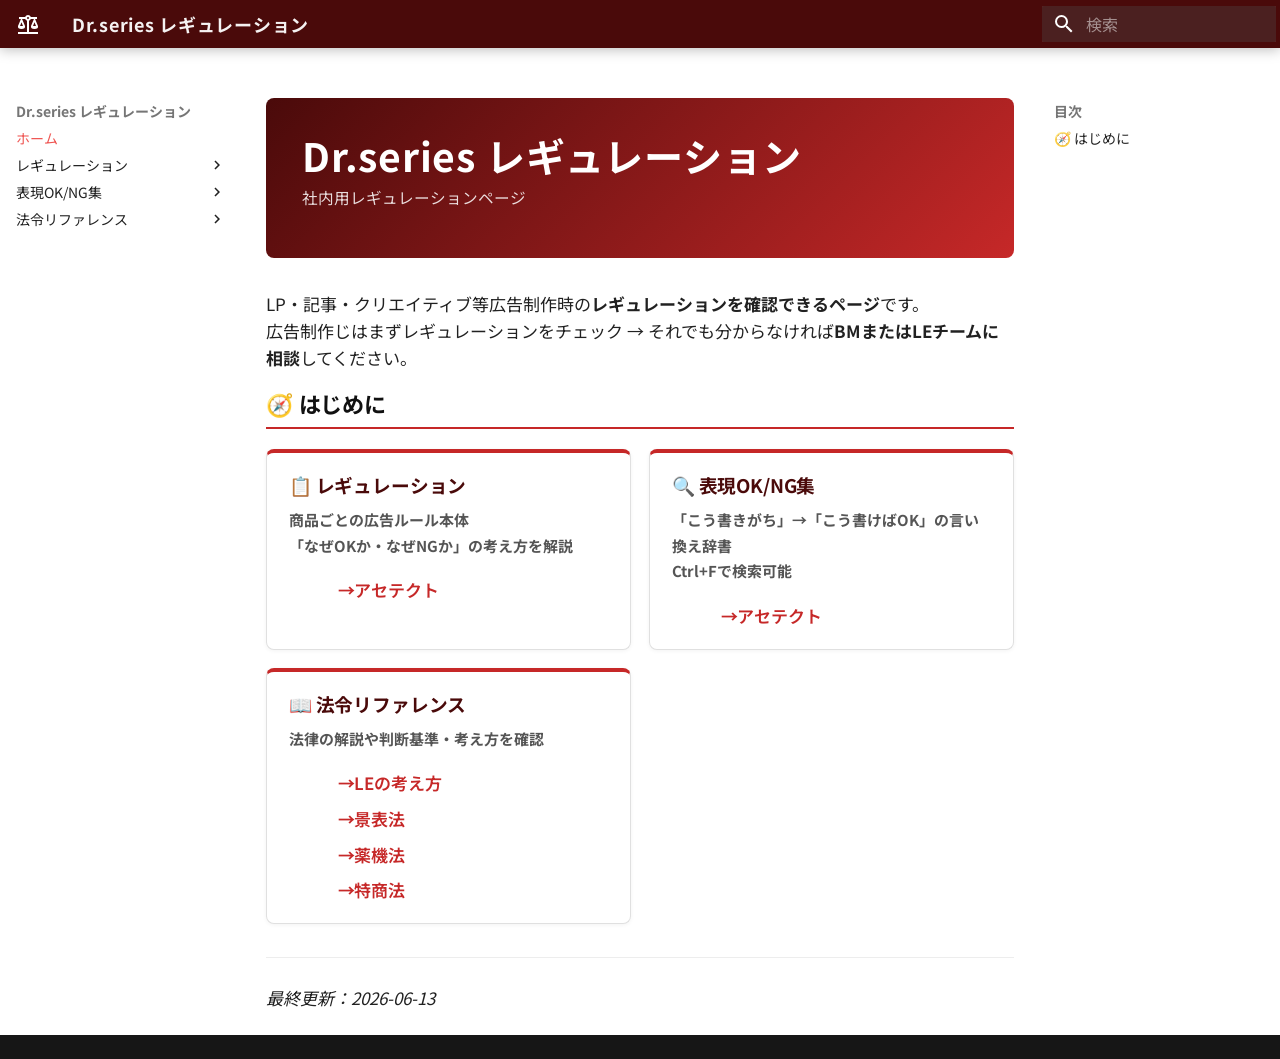
<file: index.html>
<!doctype html>
<html lang="ja" class="no-js">
  <head>
    
      <meta charset="utf-8">
      <meta name="viewport" content="width=device-width,initial-scale=1">
      
        <meta name="description" content="Dr.series LEチームの法令・広告レギュレーション知識ベース">
      
      
      
      
      
        <link rel="next" href="products/acetect/">
      
      
        
      
      
      <link rel="icon" href="assets/images/favicon.png">
      <meta name="generator" content="mkdocs-1.6.1, mkdocs-material-9.7.6">
    
    
      
        <title>Dr.series レギュレーション</title>
      
    
    
      <link rel="stylesheet" href="assets/stylesheets/main.484c7ddc.min.css">
      
        
        <link rel="stylesheet" href="assets/stylesheets/palette.ab4e12ef.min.css">
      
      


    
    
      
    
    
      
        
        
        <link rel="preconnect" href="https://fonts.gstatic.com" crossorigin>
        <link rel="stylesheet" href="https://fonts.googleapis.com/css?family=Noto+Sans+JP:300,300i,400,400i,700,700i%7CRoboto+Mono:400,400i,700,700i&display=fallback">
        <style>:root{--md-text-font:"Noto Sans JP";--md-code-font:"Roboto Mono"}</style>
      
    
    
      <link rel="stylesheet" href="stylesheets/extra.css">
    
    <script>__md_scope=new URL(".",location),__md_hash=e=>[...e].reduce(((e,_)=>(e<<5)-e+_.charCodeAt(0)),0),__md_get=(e,_=localStorage,t=__md_scope)=>JSON.parse(_.getItem(t.pathname+"."+e)),__md_set=(e,_,t=localStorage,a=__md_scope)=>{try{t.setItem(a.pathname+"."+e,JSON.stringify(_))}catch(e){}}</script>
    
      

    
    
  </head>
  
  
    
    
      
    
    
    
    
    <body dir="ltr" data-md-color-scheme="default" data-md-color-primary="red" data-md-color-accent="deep-orange">
  
    
    <input class="md-toggle" data-md-toggle="drawer" type="checkbox" id="__drawer" autocomplete="off">
    <input class="md-toggle" data-md-toggle="search" type="checkbox" id="__search" autocomplete="off">
    <label class="md-overlay" for="__drawer"></label>
    <div data-md-component="skip">
      
        
        <a href="#drseries" class="md-skip">
          コンテンツにスキップ
        </a>
      
    </div>
    <div data-md-component="announce">
      
    </div>
    
    
      

  

<header class="md-header md-header--shadow" data-md-component="header">
  <nav class="md-header__inner md-grid" aria-label="ヘッダー">
    <a href="." title="Dr.series レギュレーション" class="md-header__button md-logo" aria-label="Dr.series レギュレーション" data-md-component="logo">
      
  
  <svg xmlns="http://www.w3.org/2000/svg" viewBox="0 0 24 24"><path d="M12 3c-1.27 0-2.4.8-2.82 2H3v2h1.95L2 14c-.47 2 1 3 3.5 3s4.06-1 3.5-3L6.05 7h3.12c.33.85.98 1.5 1.83 1.83V20H2v2h20v-2h-9V8.82c.85-.32 1.5-.97 1.82-1.82h3.13L15 14c-.47 2 1 3 3.5 3s4.06-1 3.5-3l-2.95-7H21V5h-6.17C14.4 3.8 13.27 3 12 3m0 2a1 1 0 0 1 1 1 1 1 0 0 1-1 1 1 1 0 0 1-1-1 1 1 0 0 1 1-1m-6.5 5.25L7 14H4zm13 0L20 14h-3z"/></svg>

    </a>
    <label class="md-header__button md-icon" for="__drawer">
      
      <svg xmlns="http://www.w3.org/2000/svg" viewBox="0 0 24 24"><path d="M3 6h18v2H3zm0 5h18v2H3zm0 5h18v2H3z"/></svg>
    </label>
    <div class="md-header__title" data-md-component="header-title">
      <div class="md-header__ellipsis">
        <div class="md-header__topic">
          <span class="md-ellipsis">
            Dr.series レギュレーション
          </span>
        </div>
        <div class="md-header__topic" data-md-component="header-topic">
          <span class="md-ellipsis">
            
              ホーム
            
          </span>
        </div>
      </div>
    </div>
    
      
        <form class="md-header__option" data-md-component="palette">
  
    
    
    
    <input class="md-option" data-md-color-media="" data-md-color-scheme="default" data-md-color-primary="red" data-md-color-accent="deep-orange"  aria-hidden="true"  type="radio" name="__palette" id="__palette_0">
    
  
</form>
      
    
    
      <script>var palette=__md_get("__palette");if(palette&&palette.color){if("(prefers-color-scheme)"===palette.color.media){var media=matchMedia("(prefers-color-scheme: light)"),input=document.querySelector(media.matches?"[data-md-color-media='(prefers-color-scheme: light)']":"[data-md-color-media='(prefers-color-scheme: dark)']");palette.color.media=input.getAttribute("data-md-color-media"),palette.color.scheme=input.getAttribute("data-md-color-scheme"),palette.color.primary=input.getAttribute("data-md-color-primary"),palette.color.accent=input.getAttribute("data-md-color-accent")}for(var[key,value]of Object.entries(palette.color))document.body.setAttribute("data-md-color-"+key,value)}</script>
    
    
    
      
      
        <label class="md-header__button md-icon" for="__search">
          
          <svg xmlns="http://www.w3.org/2000/svg" viewBox="0 0 24 24"><path d="M9.5 3A6.5 6.5 0 0 1 16 9.5c0 1.61-.59 3.09-1.56 4.23l.27.27h.79l5 5-1.5 1.5-5-5v-.79l-.27-.27A6.52 6.52 0 0 1 9.5 16 6.5 6.5 0 0 1 3 9.5 6.5 6.5 0 0 1 9.5 3m0 2C7 5 5 7 5 9.5S7 14 9.5 14 14 12 14 9.5 12 5 9.5 5"/></svg>
        </label>
        <div class="md-search" data-md-component="search" role="dialog">
  <label class="md-search__overlay" for="__search"></label>
  <div class="md-search__inner" role="search">
    <form class="md-search__form" name="search">
      <input type="text" class="md-search__input" name="query" aria-label="検索" placeholder="検索" autocapitalize="off" autocorrect="off" autocomplete="off" spellcheck="false" data-md-component="search-query" required>
      <label class="md-search__icon md-icon" for="__search">
        
        <svg xmlns="http://www.w3.org/2000/svg" viewBox="0 0 24 24"><path d="M9.5 3A6.5 6.5 0 0 1 16 9.5c0 1.61-.59 3.09-1.56 4.23l.27.27h.79l5 5-1.5 1.5-5-5v-.79l-.27-.27A6.52 6.52 0 0 1 9.5 16 6.5 6.5 0 0 1 3 9.5 6.5 6.5 0 0 1 9.5 3m0 2C7 5 5 7 5 9.5S7 14 9.5 14 14 12 14 9.5 12 5 9.5 5"/></svg>
        
        <svg xmlns="http://www.w3.org/2000/svg" viewBox="0 0 24 24"><path d="M20 11v2H8l5.5 5.5-1.42 1.42L4.16 12l7.92-7.92L13.5 5.5 8 11z"/></svg>
      </label>
      <nav class="md-search__options" aria-label="検索">
        
          <a href="javascript:void(0)" class="md-search__icon md-icon" title="共有" aria-label="共有" data-clipboard data-clipboard-text="" data-md-component="search-share" tabindex="-1">
            
            <svg xmlns="http://www.w3.org/2000/svg" viewBox="0 0 24 24"><path d="M18 16.08c-.76 0-1.44.3-1.96.77L8.91 12.7c.05-.23.09-.46.09-.7s-.04-.47-.09-.7l7.05-4.11c.54.5 1.25.81 2.04.81a3 3 0 0 0 3-3 3 3 0 0 0-3-3 3 3 0 0 0-3 3c0 .24.04.47.09.7L8.04 9.81C7.5 9.31 6.79 9 6 9a3 3 0 0 0-3 3 3 3 0 0 0 3 3c.79 0 1.5-.31 2.04-.81l7.12 4.15c-.05.21-.08.43-.08.66 0 1.61 1.31 2.91 2.92 2.91s2.92-1.3 2.92-2.91A2.92 2.92 0 0 0 18 16.08"/></svg>
          </a>
        
        <button type="reset" class="md-search__icon md-icon" title="クリア" aria-label="クリア" tabindex="-1">
          
          <svg xmlns="http://www.w3.org/2000/svg" viewBox="0 0 24 24"><path d="M19 6.41 17.59 5 12 10.59 6.41 5 5 6.41 10.59 12 5 17.59 6.41 19 12 13.41 17.59 19 19 17.59 13.41 12z"/></svg>
        </button>
      </nav>
      
    </form>
    <div class="md-search__output">
      <div class="md-search__scrollwrap" tabindex="0" data-md-scrollfix>
        <div class="md-search-result" data-md-component="search-result">
          <div class="md-search-result__meta">
            検索を初期化
          </div>
          <ol class="md-search-result__list" role="presentation"></ol>
        </div>
      </div>
    </div>
  </div>
</div>
      
    
    
  </nav>
  
</header>
    
    <div class="md-container" data-md-component="container">
      
      
        
          
        
      
      <main class="md-main" data-md-component="main">
        <div class="md-main__inner md-grid">
          
            
              
              <div class="md-sidebar md-sidebar--primary" data-md-component="sidebar" data-md-type="navigation" >
                <div class="md-sidebar__scrollwrap">
                  <div class="md-sidebar__inner">
                    



<nav class="md-nav md-nav--primary" aria-label="ナビゲーション" data-md-level="0">
  <label class="md-nav__title" for="__drawer">
    <a href="." title="Dr.series レギュレーション" class="md-nav__button md-logo" aria-label="Dr.series レギュレーション" data-md-component="logo">
      
  
  <svg xmlns="http://www.w3.org/2000/svg" viewBox="0 0 24 24"><path d="M12 3c-1.27 0-2.4.8-2.82 2H3v2h1.95L2 14c-.47 2 1 3 3.5 3s4.06-1 3.5-3L6.05 7h3.12c.33.85.98 1.5 1.83 1.83V20H2v2h20v-2h-9V8.82c.85-.32 1.5-.97 1.82-1.82h3.13L15 14c-.47 2 1 3 3.5 3s4.06-1 3.5-3l-2.95-7H21V5h-6.17C14.4 3.8 13.27 3 12 3m0 2a1 1 0 0 1 1 1 1 1 0 0 1-1 1 1 1 0 0 1-1-1 1 1 0 0 1 1-1m-6.5 5.25L7 14H4zm13 0L20 14h-3z"/></svg>

    </a>
    Dr.series レギュレーション
  </label>
  
  <ul class="md-nav__list" data-md-scrollfix>
    
      
      
  
  
    
  
  
  
    <li class="md-nav__item md-nav__item--active">
      
      <input class="md-nav__toggle md-toggle" type="checkbox" id="__toc">
      
      
        
      
      
        <label class="md-nav__link md-nav__link--active" for="__toc">
          
  
  
  <span class="md-ellipsis">
    
  
    ホーム
  

    
  </span>
  
  

          <span class="md-nav__icon md-icon"></span>
        </label>
      
      <a href="." class="md-nav__link md-nav__link--active">
        
  
  
  <span class="md-ellipsis">
    
  
    ホーム
  

    
  </span>
  
  

      </a>
      
        

<nav class="md-nav md-nav--secondary" aria-label="目次">
  
  
  
    
  
  
    <label class="md-nav__title" for="__toc">
      <span class="md-nav__icon md-icon"></span>
      目次
    </label>
    <ul class="md-nav__list" data-md-component="toc" data-md-scrollfix>
      
        <li class="md-nav__item">
  <a href="#_1" class="md-nav__link">
    <span class="md-ellipsis">
      
        🧭 はじめに
      
    </span>
  </a>
  
</li>
      
    </ul>
  
</nav>
      
    </li>
  

    
      
      
  
  
  
  
    
    
    
    
    
    <li class="md-nav__item md-nav__item--nested">
      
        
        
        <input class="md-nav__toggle md-toggle " type="checkbox" id="__nav_2" >
        
          
          <label class="md-nav__link" for="__nav_2" id="__nav_2_label" tabindex="0">
            
  
  
  <span class="md-ellipsis">
    
  
    レギュレーション
  

    
  </span>
  
  

            <span class="md-nav__icon md-icon"></span>
          </label>
        
        <nav class="md-nav" data-md-level="1" aria-labelledby="__nav_2_label" aria-expanded="false">
          <label class="md-nav__title" for="__nav_2">
            <span class="md-nav__icon md-icon"></span>
            
  
    レギュレーション
  

          </label>
          <ul class="md-nav__list" data-md-scrollfix>
            
              
                
  
  
  
  
    <li class="md-nav__item">
      <a href="products/acetect/" class="md-nav__link">
        
  
  
  <span class="md-ellipsis">
    
  
    アセテクト
  

    
  </span>
  
  

      </a>
    </li>
  

              
            
          </ul>
        </nav>
      
    </li>
  

    
      
      
  
  
  
  
    
    
    
    
    
    <li class="md-nav__item md-nav__item--nested">
      
        
        
        <input class="md-nav__toggle md-toggle " type="checkbox" id="__nav_3" >
        
          
          <label class="md-nav__link" for="__nav_3" id="__nav_3_label" tabindex="0">
            
  
  
  <span class="md-ellipsis">
    
  
    表現OK/NG集
  

    
  </span>
  
  

            <span class="md-nav__icon md-icon"></span>
          </label>
        
        <nav class="md-nav" data-md-level="1" aria-labelledby="__nav_3_label" aria-expanded="false">
          <label class="md-nav__title" for="__nav_3">
            <span class="md-nav__icon md-icon"></span>
            
  
    表現OK/NG集
  

          </label>
          <ul class="md-nav__list" data-md-scrollfix>
            
              
                
  
  
  
  
    <li class="md-nav__item">
      <a href="products/acetect-expressions/" class="md-nav__link">
        
  
  
  <span class="md-ellipsis">
    
  
    アセテクト
  

    
  </span>
  
  

      </a>
    </li>
  

              
            
          </ul>
        </nav>
      
    </li>
  

    
      
      
  
  
  
  
    
    
    
    
    
    <li class="md-nav__item md-nav__item--nested">
      
        
        
        <input class="md-nav__toggle md-toggle " type="checkbox" id="__nav_4" >
        
          
          <label class="md-nav__link" for="__nav_4" id="__nav_4_label" tabindex="0">
            
  
  
  <span class="md-ellipsis">
    
  
    法令リファレンス
  

    
  </span>
  
  

            <span class="md-nav__icon md-icon"></span>
          </label>
        
        <nav class="md-nav" data-md-level="1" aria-labelledby="__nav_4_label" aria-expanded="false">
          <label class="md-nav__title" for="__nav_4">
            <span class="md-nav__icon md-icon"></span>
            
  
    法令リファレンス
  

          </label>
          <ul class="md-nav__list" data-md-scrollfix>
            
              
                
  
  
  
  
    <li class="md-nav__item">
      <a href="le-philosophy/" class="md-nav__link">
        
  
  
  <span class="md-ellipsis">
    
  
    LEの考え方
  

    
  </span>
  
  

      </a>
    </li>
  

              
            
              
                
  
  
  
  
    <li class="md-nav__item">
      <a href="law/keihyohou/" class="md-nav__link">
        
  
  
  <span class="md-ellipsis">
    
  
    景表法
  

    
  </span>
  
  

      </a>
    </li>
  

              
            
              
                
  
  
  
  
    <li class="md-nav__item">
      <a href="law/yakki/" class="md-nav__link">
        
  
  
  <span class="md-ellipsis">
    
  
    薬機法
  

    
  </span>
  
  

      </a>
    </li>
  

              
            
              
                
  
  
  
  
    <li class="md-nav__item">
      <a href="law/tokushohou/" class="md-nav__link">
        
  
  
  <span class="md-ellipsis">
    
  
    特商法
  

    
  </span>
  
  

      </a>
    </li>
  

              
            
          </ul>
        </nav>
      
    </li>
  

    
  </ul>
</nav>
                  </div>
                </div>
              </div>
            
            
              
              <div class="md-sidebar md-sidebar--secondary" data-md-component="sidebar" data-md-type="toc" >
                <div class="md-sidebar__scrollwrap">
                  <div class="md-sidebar__inner">
                    

<nav class="md-nav md-nav--secondary" aria-label="目次">
  
  
  
    
  
  
    <label class="md-nav__title" for="__toc">
      <span class="md-nav__icon md-icon"></span>
      目次
    </label>
    <ul class="md-nav__list" data-md-component="toc" data-md-scrollfix>
      
        <li class="md-nav__item">
  <a href="#_1" class="md-nav__link">
    <span class="md-ellipsis">
      
        🧭 はじめに
      
    </span>
  </a>
  
</li>
      
    </ul>
  
</nav>
                  </div>
                </div>
              </div>
            
          
          
            <div class="md-content" data-md-component="content">
              
              <article class="md-content__inner md-typeset">
                
                  



<div class="product-header">
<h1 id="drseries">Dr.series レギュレーション<a class="headerlink" href="#drseries" title="Permanent link">&para;</a></h1>
<div class="subtitle">社内用レギュレーションページ</div>
</div>
<p>LP・記事・クリエイティブ等広告制作時の<strong>レギュレーションを確認できるページ</strong>です。<br>
広告制作じはまずレギュレーションをチェック → それでも分からなければ<strong>BMまたはLEチームに相談</strong>してください。</p>
<h2 id="_1">🧭 はじめに<a class="headerlink" href="#_1" title="Permanent link">&para;</a></h2>
<div class="home-cards">
<div class="home-card">
<h3 id="_2">📋 レギュレーション<a class="headerlink" href="#_2" title="Permanent link">&para;</a></h3>
<p><strong>商品ごとの広告ルール本体<br>「なぜOKか・なぜNGか」の考え方を解説</strong></p>
<ul>
<li><a href="products/acetect/">アセテクト</a></li>
</ul>
</div>
<div class="home-card">
<h3 id="okng">🔍 表現OK/NG集<a class="headerlink" href="#okng" title="Permanent link">&para;</a></h3>
<p><strong>「こう書きがち」→「こう書けばOK」の言い換え辞書<br>Ctrl+Fで検索可能</strong></p>
<ul>
<li><a href="products/acetect-expressions/">アセテクト</a></li>
</ul>
</div>
<div class="home-card">
<h3 id="_3">📖 法令リファレンス<a class="headerlink" href="#_3" title="Permanent link">&para;</a></h3>
<p><strong>法律の解説や判断基準・考え方を確認</strong></p>
<ul>
<li><a href="le-philosophy/">LEの考え方</a></li>
<li><a href="law/keihyohou/">景表法</a></li>
<li><a href="law/yakki/">薬機法</a></li>
<li><a href="law/tokushohou/">特商法</a></li>
</ul>
</div>
</div>
<hr />
<p><em>最終更新：2026-06-13</em></p>












                
              </article>
            </div>
          
          
  <script>var tabs=__md_get("__tabs");if(Array.isArray(tabs))e:for(var set of document.querySelectorAll(".tabbed-set")){var labels=set.querySelector(".tabbed-labels");for(var tab of tabs)for(var label of labels.getElementsByTagName("label"))if(label.innerText.trim()===tab){var input=document.getElementById(label.htmlFor);input.checked=!0;continue e}}</script>

<script>var target=document.getElementById(location.hash.slice(1));target&&target.name&&(target.checked=target.name.startsWith("__tabbed_"))</script>
        </div>
        
          <button type="button" class="md-top md-icon" data-md-component="top" hidden>
  
  <svg xmlns="http://www.w3.org/2000/svg" viewBox="0 0 24 24"><path d="M13 20h-2V8l-5.5 5.5-1.42-1.42L12 4.16l7.92 7.92-1.42 1.42L13 8z"/></svg>
  ページトップへ戻る
</button>
        
      </main>
      
        <footer class="md-footer">
  
  <div class="md-footer-meta md-typeset">
    <div class="md-footer-meta__inner md-grid">
      <div class="md-copyright">
  
  
</div>
      
    </div>
  </div>
</footer>
      
    </div>
    <div class="md-dialog" data-md-component="dialog">
      <div class="md-dialog__inner md-typeset"></div>
    </div>
    
    
    
      
      
      <script id="__config" type="application/json">{"annotate": null, "base": ".", "features": ["navigation.top", "navigation.instant", "search.highlight", "search.share", "content.tabs.link", "toc.follow"], "search": "assets/javascripts/workers/search.2c215733.min.js", "tags": null, "translations": {"clipboard.copied": "\u30b3\u30d4\u30fc\u3057\u307e\u3057\u305f", "clipboard.copy": "\u30af\u30ea\u30c3\u30d7\u30dc\u30fc\u30c9\u3078\u30b3\u30d4\u30fc", "search.result.more.one": "\u3053\u306e\u30da\u30fc\u30b8\u5185\u306b\u3082\u30461\u4ef6\u898b\u3064\u304b\u308a\u307e\u3057\u305f", "search.result.more.other": "\u3053\u306e\u30da\u30fc\u30b8\u5185\u306b\u3042\u3068#\u4ef6\u898b\u3064\u304b\u308a\u307e\u3057\u305f", "search.result.none": "\u4f55\u3082\u898b\u3064\u304b\u308a\u307e\u305b\u3093\u3067\u3057\u305f", "search.result.one": "1\u4ef6\u898b\u3064\u304b\u308a\u307e\u3057\u305f", "search.result.other": "#\u4ef6\u898b\u3064\u304b\u308a\u307e\u3057\u305f", "search.result.placeholder": "\u691c\u7d22\u30ad\u30fc\u30ef\u30fc\u30c9\u3092\u5165\u529b\u3057\u3066\u304f\u3060\u3055\u3044", "search.result.term.missing": "\u691c\u7d22\u306b\u542b\u307e\u308c\u306a\u3044", "select.version": "\u30d0\u30fc\u30b8\u30e7\u30f3\u5207\u308a\u66ff\u3048"}, "version": null}</script>
    
    
      <script src="assets/javascripts/bundle.79ae519e.min.js"></script>
      
        <script src="javascripts/clean-toc.js"></script>
      
    
  </body>
</html>
</file>
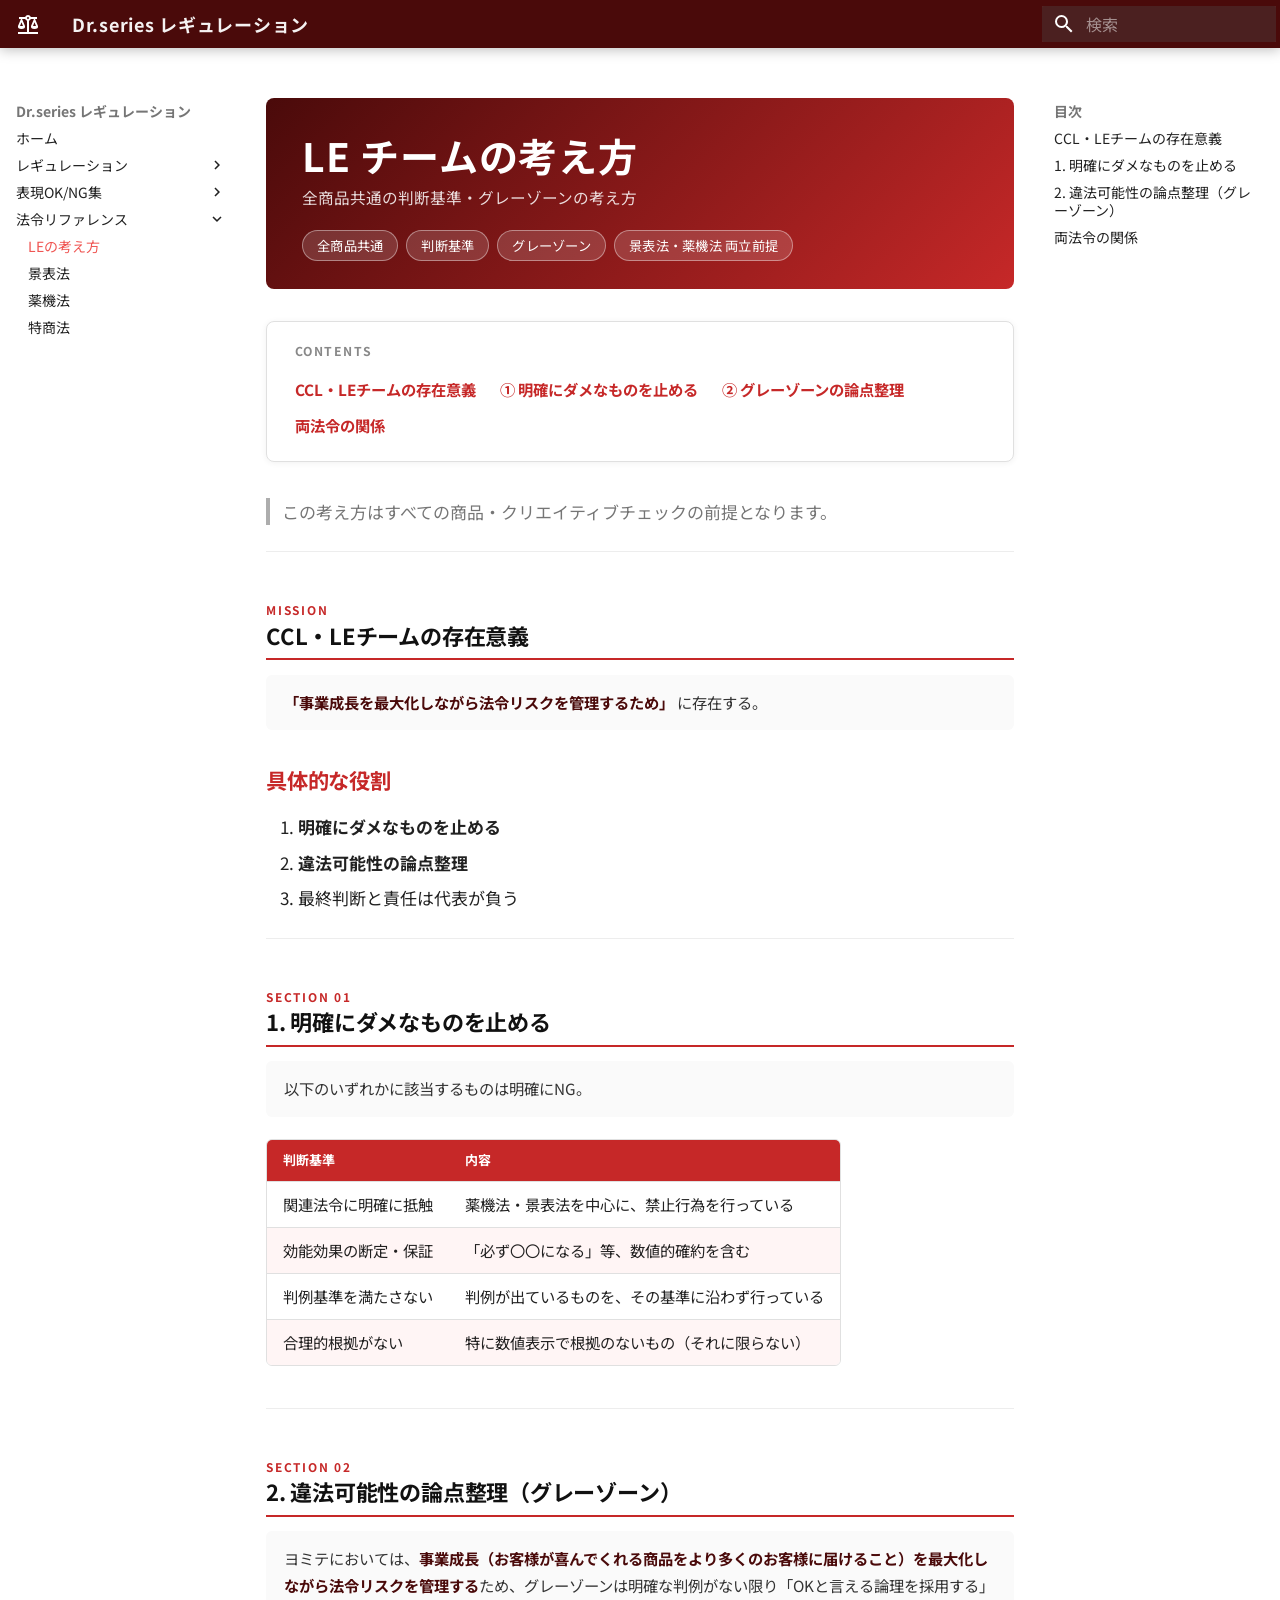
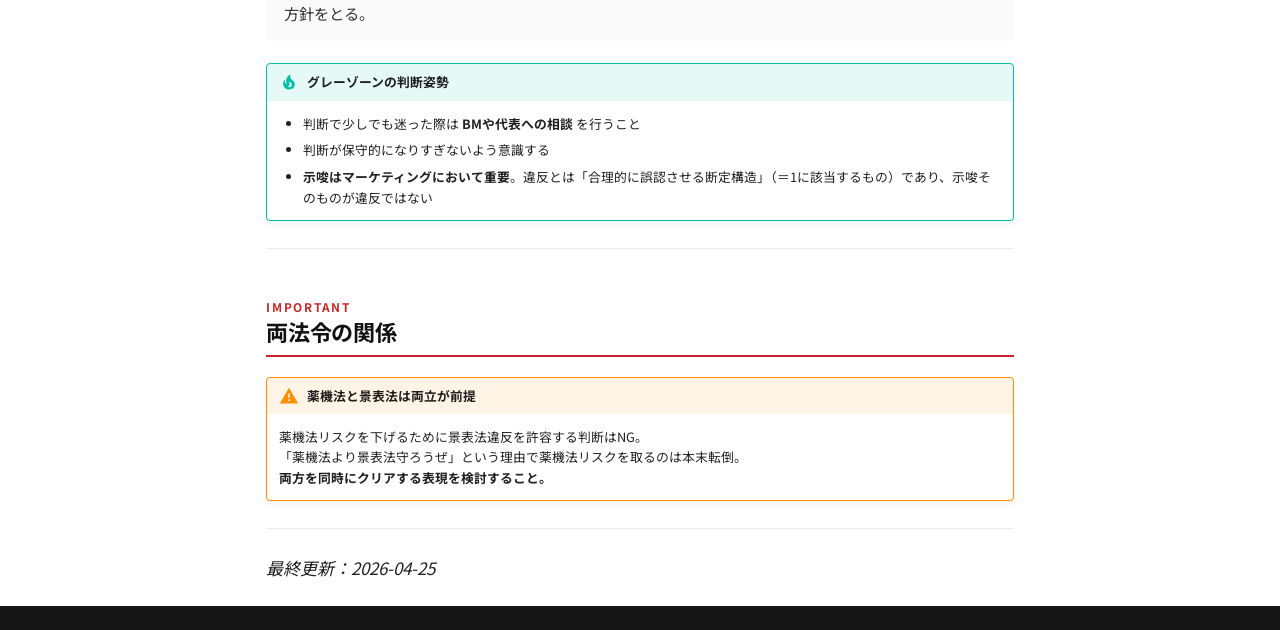
<file: le-philosophy/index.html>
<!doctype html>
<html lang="ja" class="no-js">
  <head>
    
      <meta charset="utf-8">
      <meta name="viewport" content="width=device-width,initial-scale=1">
      
        <meta name="description" content="Dr.series LEチームの法令・広告レギュレーション知識ベース">
      
      
      
      
        <link rel="prev" href="../products/acetect-expressions/">
      
      
        <link rel="next" href="../law/keihyohou/">
      
      
        
      
      
      <link rel="icon" href="../assets/images/favicon.png">
      <meta name="generator" content="mkdocs-1.6.1, mkdocs-material-9.7.6">
    
    
      
        <title>LEの考え方 - Dr.series レギュレーション</title>
      
    
    
      <link rel="stylesheet" href="../assets/stylesheets/main.484c7ddc.min.css">
      
        
        <link rel="stylesheet" href="../assets/stylesheets/palette.ab4e12ef.min.css">
      
      


    
    
      
    
    
      
        
        
        <link rel="preconnect" href="https://fonts.gstatic.com" crossorigin>
        <link rel="stylesheet" href="https://fonts.googleapis.com/css?family=Noto+Sans+JP:300,300i,400,400i,700,700i%7CRoboto+Mono:400,400i,700,700i&display=fallback">
        <style>:root{--md-text-font:"Noto Sans JP";--md-code-font:"Roboto Mono"}</style>
      
    
    
      <link rel="stylesheet" href="../stylesheets/extra.css">
    
    <script>__md_scope=new URL("..",location),__md_hash=e=>[...e].reduce(((e,_)=>(e<<5)-e+_.charCodeAt(0)),0),__md_get=(e,_=localStorage,t=__md_scope)=>JSON.parse(_.getItem(t.pathname+"."+e)),__md_set=(e,_,t=localStorage,a=__md_scope)=>{try{t.setItem(a.pathname+"."+e,JSON.stringify(_))}catch(e){}}</script>
    
      

    
    
  </head>
  
  
    
    
      
    
    
    
    
    <body dir="ltr" data-md-color-scheme="default" data-md-color-primary="red" data-md-color-accent="deep-orange">
  
    
    <input class="md-toggle" data-md-toggle="drawer" type="checkbox" id="__drawer" autocomplete="off">
    <input class="md-toggle" data-md-toggle="search" type="checkbox" id="__search" autocomplete="off">
    <label class="md-overlay" for="__drawer"></label>
    <div data-md-component="skip">
      
        
        <a href="#le" class="md-skip">
          コンテンツにスキップ
        </a>
      
    </div>
    <div data-md-component="announce">
      
    </div>
    
    
      

  

<header class="md-header md-header--shadow" data-md-component="header">
  <nav class="md-header__inner md-grid" aria-label="ヘッダー">
    <a href=".." title="Dr.series レギュレーション" class="md-header__button md-logo" aria-label="Dr.series レギュレーション" data-md-component="logo">
      
  
  <svg xmlns="http://www.w3.org/2000/svg" viewBox="0 0 24 24"><path d="M12 3c-1.27 0-2.4.8-2.82 2H3v2h1.95L2 14c-.47 2 1 3 3.5 3s4.06-1 3.5-3L6.05 7h3.12c.33.85.98 1.5 1.83 1.83V20H2v2h20v-2h-9V8.82c.85-.32 1.5-.97 1.82-1.82h3.13L15 14c-.47 2 1 3 3.5 3s4.06-1 3.5-3l-2.95-7H21V5h-6.17C14.4 3.8 13.27 3 12 3m0 2a1 1 0 0 1 1 1 1 1 0 0 1-1 1 1 1 0 0 1-1-1 1 1 0 0 1 1-1m-6.5 5.25L7 14H4zm13 0L20 14h-3z"/></svg>

    </a>
    <label class="md-header__button md-icon" for="__drawer">
      
      <svg xmlns="http://www.w3.org/2000/svg" viewBox="0 0 24 24"><path d="M3 6h18v2H3zm0 5h18v2H3zm0 5h18v2H3z"/></svg>
    </label>
    <div class="md-header__title" data-md-component="header-title">
      <div class="md-header__ellipsis">
        <div class="md-header__topic">
          <span class="md-ellipsis">
            Dr.series レギュレーション
          </span>
        </div>
        <div class="md-header__topic" data-md-component="header-topic">
          <span class="md-ellipsis">
            
              LEの考え方
            
          </span>
        </div>
      </div>
    </div>
    
      
        <form class="md-header__option" data-md-component="palette">
  
    
    
    
    <input class="md-option" data-md-color-media="" data-md-color-scheme="default" data-md-color-primary="red" data-md-color-accent="deep-orange"  aria-hidden="true"  type="radio" name="__palette" id="__palette_0">
    
  
</form>
      
    
    
      <script>var palette=__md_get("__palette");if(palette&&palette.color){if("(prefers-color-scheme)"===palette.color.media){var media=matchMedia("(prefers-color-scheme: light)"),input=document.querySelector(media.matches?"[data-md-color-media='(prefers-color-scheme: light)']":"[data-md-color-media='(prefers-color-scheme: dark)']");palette.color.media=input.getAttribute("data-md-color-media"),palette.color.scheme=input.getAttribute("data-md-color-scheme"),palette.color.primary=input.getAttribute("data-md-color-primary"),palette.color.accent=input.getAttribute("data-md-color-accent")}for(var[key,value]of Object.entries(palette.color))document.body.setAttribute("data-md-color-"+key,value)}</script>
    
    
    
      
      
        <label class="md-header__button md-icon" for="__search">
          
          <svg xmlns="http://www.w3.org/2000/svg" viewBox="0 0 24 24"><path d="M9.5 3A6.5 6.5 0 0 1 16 9.5c0 1.61-.59 3.09-1.56 4.23l.27.27h.79l5 5-1.5 1.5-5-5v-.79l-.27-.27A6.52 6.52 0 0 1 9.5 16 6.5 6.5 0 0 1 3 9.5 6.5 6.5 0 0 1 9.5 3m0 2C7 5 5 7 5 9.5S7 14 9.5 14 14 12 14 9.5 12 5 9.5 5"/></svg>
        </label>
        <div class="md-search" data-md-component="search" role="dialog">
  <label class="md-search__overlay" for="__search"></label>
  <div class="md-search__inner" role="search">
    <form class="md-search__form" name="search">
      <input type="text" class="md-search__input" name="query" aria-label="検索" placeholder="検索" autocapitalize="off" autocorrect="off" autocomplete="off" spellcheck="false" data-md-component="search-query" required>
      <label class="md-search__icon md-icon" for="__search">
        
        <svg xmlns="http://www.w3.org/2000/svg" viewBox="0 0 24 24"><path d="M9.5 3A6.5 6.5 0 0 1 16 9.5c0 1.61-.59 3.09-1.56 4.23l.27.27h.79l5 5-1.5 1.5-5-5v-.79l-.27-.27A6.52 6.52 0 0 1 9.5 16 6.5 6.5 0 0 1 3 9.5 6.5 6.5 0 0 1 9.5 3m0 2C7 5 5 7 5 9.5S7 14 9.5 14 14 12 14 9.5 12 5 9.5 5"/></svg>
        
        <svg xmlns="http://www.w3.org/2000/svg" viewBox="0 0 24 24"><path d="M20 11v2H8l5.5 5.5-1.42 1.42L4.16 12l7.92-7.92L13.5 5.5 8 11z"/></svg>
      </label>
      <nav class="md-search__options" aria-label="検索">
        
          <a href="javascript:void(0)" class="md-search__icon md-icon" title="共有" aria-label="共有" data-clipboard data-clipboard-text="" data-md-component="search-share" tabindex="-1">
            
            <svg xmlns="http://www.w3.org/2000/svg" viewBox="0 0 24 24"><path d="M18 16.08c-.76 0-1.44.3-1.96.77L8.91 12.7c.05-.23.09-.46.09-.7s-.04-.47-.09-.7l7.05-4.11c.54.5 1.25.81 2.04.81a3 3 0 0 0 3-3 3 3 0 0 0-3-3 3 3 0 0 0-3 3c0 .24.04.47.09.7L8.04 9.81C7.5 9.31 6.79 9 6 9a3 3 0 0 0-3 3 3 3 0 0 0 3 3c.79 0 1.5-.31 2.04-.81l7.12 4.15c-.05.21-.08.43-.08.66 0 1.61 1.31 2.91 2.92 2.91s2.92-1.3 2.92-2.91A2.92 2.92 0 0 0 18 16.08"/></svg>
          </a>
        
        <button type="reset" class="md-search__icon md-icon" title="クリア" aria-label="クリア" tabindex="-1">
          
          <svg xmlns="http://www.w3.org/2000/svg" viewBox="0 0 24 24"><path d="M19 6.41 17.59 5 12 10.59 6.41 5 5 6.41 10.59 12 5 17.59 6.41 19 12 13.41 17.59 19 19 17.59 13.41 12z"/></svg>
        </button>
      </nav>
      
    </form>
    <div class="md-search__output">
      <div class="md-search__scrollwrap" tabindex="0" data-md-scrollfix>
        <div class="md-search-result" data-md-component="search-result">
          <div class="md-search-result__meta">
            検索を初期化
          </div>
          <ol class="md-search-result__list" role="presentation"></ol>
        </div>
      </div>
    </div>
  </div>
</div>
      
    
    
  </nav>
  
</header>
    
    <div class="md-container" data-md-component="container">
      
      
        
          
        
      
      <main class="md-main" data-md-component="main">
        <div class="md-main__inner md-grid">
          
            
              
              <div class="md-sidebar md-sidebar--primary" data-md-component="sidebar" data-md-type="navigation" >
                <div class="md-sidebar__scrollwrap">
                  <div class="md-sidebar__inner">
                    



<nav class="md-nav md-nav--primary" aria-label="ナビゲーション" data-md-level="0">
  <label class="md-nav__title" for="__drawer">
    <a href=".." title="Dr.series レギュレーション" class="md-nav__button md-logo" aria-label="Dr.series レギュレーション" data-md-component="logo">
      
  
  <svg xmlns="http://www.w3.org/2000/svg" viewBox="0 0 24 24"><path d="M12 3c-1.27 0-2.4.8-2.82 2H3v2h1.95L2 14c-.47 2 1 3 3.5 3s4.06-1 3.5-3L6.05 7h3.12c.33.85.98 1.5 1.83 1.83V20H2v2h20v-2h-9V8.82c.85-.32 1.5-.97 1.82-1.82h3.13L15 14c-.47 2 1 3 3.5 3s4.06-1 3.5-3l-2.95-7H21V5h-6.17C14.4 3.8 13.27 3 12 3m0 2a1 1 0 0 1 1 1 1 1 0 0 1-1 1 1 1 0 0 1-1-1 1 1 0 0 1 1-1m-6.5 5.25L7 14H4zm13 0L20 14h-3z"/></svg>

    </a>
    Dr.series レギュレーション
  </label>
  
  <ul class="md-nav__list" data-md-scrollfix>
    
      
      
  
  
  
  
    <li class="md-nav__item">
      <a href=".." class="md-nav__link">
        
  
  
  <span class="md-ellipsis">
    
  
    ホーム
  

    
  </span>
  
  

      </a>
    </li>
  

    
      
      
  
  
  
  
    
    
    
    
    
    <li class="md-nav__item md-nav__item--nested">
      
        
        
        <input class="md-nav__toggle md-toggle " type="checkbox" id="__nav_2" >
        
          
          <label class="md-nav__link" for="__nav_2" id="__nav_2_label" tabindex="0">
            
  
  
  <span class="md-ellipsis">
    
  
    レギュレーション
  

    
  </span>
  
  

            <span class="md-nav__icon md-icon"></span>
          </label>
        
        <nav class="md-nav" data-md-level="1" aria-labelledby="__nav_2_label" aria-expanded="false">
          <label class="md-nav__title" for="__nav_2">
            <span class="md-nav__icon md-icon"></span>
            
  
    レギュレーション
  

          </label>
          <ul class="md-nav__list" data-md-scrollfix>
            
              
                
  
  
  
  
    <li class="md-nav__item">
      <a href="../products/acetect/" class="md-nav__link">
        
  
  
  <span class="md-ellipsis">
    
  
    アセテクト
  

    
  </span>
  
  

      </a>
    </li>
  

              
            
          </ul>
        </nav>
      
    </li>
  

    
      
      
  
  
  
  
    
    
    
    
    
    <li class="md-nav__item md-nav__item--nested">
      
        
        
        <input class="md-nav__toggle md-toggle " type="checkbox" id="__nav_3" >
        
          
          <label class="md-nav__link" for="__nav_3" id="__nav_3_label" tabindex="0">
            
  
  
  <span class="md-ellipsis">
    
  
    表現OK/NG集
  

    
  </span>
  
  

            <span class="md-nav__icon md-icon"></span>
          </label>
        
        <nav class="md-nav" data-md-level="1" aria-labelledby="__nav_3_label" aria-expanded="false">
          <label class="md-nav__title" for="__nav_3">
            <span class="md-nav__icon md-icon"></span>
            
  
    表現OK/NG集
  

          </label>
          <ul class="md-nav__list" data-md-scrollfix>
            
              
                
  
  
  
  
    <li class="md-nav__item">
      <a href="../products/acetect-expressions/" class="md-nav__link">
        
  
  
  <span class="md-ellipsis">
    
  
    アセテクト
  

    
  </span>
  
  

      </a>
    </li>
  

              
            
          </ul>
        </nav>
      
    </li>
  

    
      
      
  
  
    
  
  
  
    
    
    
    
    
    <li class="md-nav__item md-nav__item--active md-nav__item--nested">
      
        
        
        <input class="md-nav__toggle md-toggle " type="checkbox" id="__nav_4" checked>
        
          
          <label class="md-nav__link" for="__nav_4" id="__nav_4_label" tabindex="0">
            
  
  
  <span class="md-ellipsis">
    
  
    法令リファレンス
  

    
  </span>
  
  

            <span class="md-nav__icon md-icon"></span>
          </label>
        
        <nav class="md-nav" data-md-level="1" aria-labelledby="__nav_4_label" aria-expanded="true">
          <label class="md-nav__title" for="__nav_4">
            <span class="md-nav__icon md-icon"></span>
            
  
    法令リファレンス
  

          </label>
          <ul class="md-nav__list" data-md-scrollfix>
            
              
                
  
  
    
  
  
  
    <li class="md-nav__item md-nav__item--active">
      
      <input class="md-nav__toggle md-toggle" type="checkbox" id="__toc">
      
      
        
      
      
        <label class="md-nav__link md-nav__link--active" for="__toc">
          
  
  
  <span class="md-ellipsis">
    
  
    LEの考え方
  

    
  </span>
  
  

          <span class="md-nav__icon md-icon"></span>
        </label>
      
      <a href="./" class="md-nav__link md-nav__link--active">
        
  
  
  <span class="md-ellipsis">
    
  
    LEの考え方
  

    
  </span>
  
  

      </a>
      
        

<nav class="md-nav md-nav--secondary" aria-label="目次">
  
  
  
    
  
  
    <label class="md-nav__title" for="__toc">
      <span class="md-nav__icon md-icon"></span>
      目次
    </label>
    <ul class="md-nav__list" data-md-component="toc" data-md-scrollfix>
      
        <li class="md-nav__item">
  <a href="#cclle" class="md-nav__link">
    <span class="md-ellipsis">
      
        CCL・LEチームの存在意義
      
    </span>
  </a>
  
</li>
      
        <li class="md-nav__item">
  <a href="#1" class="md-nav__link">
    <span class="md-ellipsis">
      
        1. 明確にダメなものを止める
      
    </span>
  </a>
  
</li>
      
        <li class="md-nav__item">
  <a href="#2" class="md-nav__link">
    <span class="md-ellipsis">
      
        2. 違法可能性の論点整理（グレーゾーン）
      
    </span>
  </a>
  
</li>
      
        <li class="md-nav__item">
  <a href="#_2" class="md-nav__link">
    <span class="md-ellipsis">
      
        両法令の関係
      
    </span>
  </a>
  
</li>
      
    </ul>
  
</nav>
      
    </li>
  

              
            
              
                
  
  
  
  
    <li class="md-nav__item">
      <a href="../law/keihyohou/" class="md-nav__link">
        
  
  
  <span class="md-ellipsis">
    
  
    景表法
  

    
  </span>
  
  

      </a>
    </li>
  

              
            
              
                
  
  
  
  
    <li class="md-nav__item">
      <a href="../law/yakki/" class="md-nav__link">
        
  
  
  <span class="md-ellipsis">
    
  
    薬機法
  

    
  </span>
  
  

      </a>
    </li>
  

              
            
              
                
  
  
  
  
    <li class="md-nav__item">
      <a href="../law/tokushohou/" class="md-nav__link">
        
  
  
  <span class="md-ellipsis">
    
  
    特商法
  

    
  </span>
  
  

      </a>
    </li>
  

              
            
          </ul>
        </nav>
      
    </li>
  

    
  </ul>
</nav>
                  </div>
                </div>
              </div>
            
            
              
              <div class="md-sidebar md-sidebar--secondary" data-md-component="sidebar" data-md-type="toc" >
                <div class="md-sidebar__scrollwrap">
                  <div class="md-sidebar__inner">
                    

<nav class="md-nav md-nav--secondary" aria-label="目次">
  
  
  
    
  
  
    <label class="md-nav__title" for="__toc">
      <span class="md-nav__icon md-icon"></span>
      目次
    </label>
    <ul class="md-nav__list" data-md-component="toc" data-md-scrollfix>
      
        <li class="md-nav__item">
  <a href="#cclle" class="md-nav__link">
    <span class="md-ellipsis">
      
        CCL・LEチームの存在意義
      
    </span>
  </a>
  
</li>
      
        <li class="md-nav__item">
  <a href="#1" class="md-nav__link">
    <span class="md-ellipsis">
      
        1. 明確にダメなものを止める
      
    </span>
  </a>
  
</li>
      
        <li class="md-nav__item">
  <a href="#2" class="md-nav__link">
    <span class="md-ellipsis">
      
        2. 違法可能性の論点整理（グレーゾーン）
      
    </span>
  </a>
  
</li>
      
        <li class="md-nav__item">
  <a href="#_2" class="md-nav__link">
    <span class="md-ellipsis">
      
        両法令の関係
      
    </span>
  </a>
  
</li>
      
    </ul>
  
</nav>
                  </div>
                </div>
              </div>
            
          
          
            <div class="md-content" data-md-component="content">
              
              <article class="md-content__inner md-typeset">
                
                  



<div class="product-header">
<h1 id="le">LE チームの考え方<a class="headerlink" href="#le" title="Permanent link">&para;</a></h1>
<div class="subtitle">全商品共通の判断基準・グレーゾーンの考え方</div>
<div class="product-tags">
  <span class="product-tag">全商品共通</span>
  <span class="product-tag">判断基準</span>
  <span class="product-tag">グレーゾーン</span>
  <span class="product-tag">景表法・薬機法 両立前提</span>
</div>
</div>
<div class="contents-card">
<div class="contents-title">CONTENTS</div>
<div class="contents-links">
  <a href="#existence">CCL・LEチームの存在意義</a>
  <a href="#clearly-ng">① 明確にダメなものを止める</a>
  <a href="#gray-zone">② グレーゾーンの論点整理</a>
  <a href="#both-laws">両法令の関係</a>
</div>
</div>

<blockquote>
<p>この考え方はすべての商品・クリエイティブチェックの前提となります。</p>
</blockquote>
<hr />
<div class="section-label" id="existence">MISSION</div>

<h2 id="cclle">CCL・LEチームの存在意義<a class="headerlink" href="#cclle" title="Permanent link">&para;</a></h2>
<p><strong>「事業成長を最大化しながら法令リスクを管理するため」</strong> に存在する。</p>
<h3 id="_1">具体的な役割<a class="headerlink" href="#_1" title="Permanent link">&para;</a></h3>
<ol>
<li><strong>明確にダメなものを止める</strong></li>
<li><strong>違法可能性の論点整理</strong></li>
<li>最終判断と責任は代表が負う</li>
</ol>
<hr />
<div class="section-label" id="clearly-ng">SECTION 01</div>

<h2 id="1">1. 明確にダメなものを止める<a class="headerlink" href="#1" title="Permanent link">&para;</a></h2>
<p>以下のいずれかに該当するものは明確にNG。</p>
<table>
<thead>
<tr>
<th>判断基準</th>
<th>内容</th>
</tr>
</thead>
<tbody>
<tr>
<td>関連法令に明確に抵触</td>
<td>薬機法・景表法を中心に、禁止行為を行っている</td>
</tr>
<tr>
<td>効能効果の断定・保証</td>
<td>「必ず〇〇になる」等、数値的確約を含む</td>
</tr>
<tr>
<td>判例基準を満たさない</td>
<td>判例が出ているものを、その基準に沿わず行っている</td>
</tr>
<tr>
<td>合理的根拠がない</td>
<td>特に数値表示で根拠のないもの（それに限らない）</td>
</tr>
</tbody>
</table>
<hr />
<div class="section-label" id="gray-zone">SECTION 02</div>

<h2 id="2">2. 違法可能性の論点整理（グレーゾーン）<a class="headerlink" href="#2" title="Permanent link">&para;</a></h2>
<p>ヨミテにおいては、<strong>事業成長（お客様が喜んでくれる商品をより多くのお客様に届けること）を最大化しながら法令リスクを管理する</strong>ため、グレーゾーンは明確な判例がない限り「OKと言える論理を採用する」方針をとる。</p>
<div class="admonition tip">
<p class="admonition-title">グレーゾーンの判断姿勢</p>
<ul>
<li>判断で少しでも迷った際は <strong>BMや代表への相談</strong> を行うこと</li>
<li>判断が保守的になりすぎないよう意識する</li>
<li><strong>示唆はマーケティングにおいて重要</strong>。違反とは「合理的に誤認させる断定構造」（＝1に該当するもの）であり、示唆そのものが違反ではない</li>
</ul>
</div>
<hr />
<div class="section-label" id="both-laws">IMPORTANT</div>

<h2 id="_2">両法令の関係<a class="headerlink" href="#_2" title="Permanent link">&para;</a></h2>
<div class="admonition warning">
<p class="admonition-title">薬機法と景表法は両立が前提</p>
<p>薬機法リスクを下げるために景表法違反を許容する判断はNG。<br />
「薬機法より景表法守ろうぜ」という理由で薬機法リスクを取るのは本末転倒。<br />
<strong>両方を同時にクリアする表現を検討すること。</strong></p>
</div>
<hr />
<p><em>最終更新：2026-04-25</em></p>












                
              </article>
            </div>
          
          
  <script>var tabs=__md_get("__tabs");if(Array.isArray(tabs))e:for(var set of document.querySelectorAll(".tabbed-set")){var labels=set.querySelector(".tabbed-labels");for(var tab of tabs)for(var label of labels.getElementsByTagName("label"))if(label.innerText.trim()===tab){var input=document.getElementById(label.htmlFor);input.checked=!0;continue e}}</script>

<script>var target=document.getElementById(location.hash.slice(1));target&&target.name&&(target.checked=target.name.startsWith("__tabbed_"))</script>
        </div>
        
          <button type="button" class="md-top md-icon" data-md-component="top" hidden>
  
  <svg xmlns="http://www.w3.org/2000/svg" viewBox="0 0 24 24"><path d="M13 20h-2V8l-5.5 5.5-1.42-1.42L12 4.16l7.92 7.92-1.42 1.42L13 8z"/></svg>
  ページトップへ戻る
</button>
        
      </main>
      
        <footer class="md-footer">
  
  <div class="md-footer-meta md-typeset">
    <div class="md-footer-meta__inner md-grid">
      <div class="md-copyright">
  
  
</div>
      
    </div>
  </div>
</footer>
      
    </div>
    <div class="md-dialog" data-md-component="dialog">
      <div class="md-dialog__inner md-typeset"></div>
    </div>
    
    
    
      
      
      <script id="__config" type="application/json">{"annotate": null, "base": "..", "features": ["navigation.top", "navigation.instant", "search.highlight", "search.share", "content.tabs.link", "toc.follow"], "search": "../assets/javascripts/workers/search.2c215733.min.js", "tags": null, "translations": {"clipboard.copied": "\u30b3\u30d4\u30fc\u3057\u307e\u3057\u305f", "clipboard.copy": "\u30af\u30ea\u30c3\u30d7\u30dc\u30fc\u30c9\u3078\u30b3\u30d4\u30fc", "search.result.more.one": "\u3053\u306e\u30da\u30fc\u30b8\u5185\u306b\u3082\u30461\u4ef6\u898b\u3064\u304b\u308a\u307e\u3057\u305f", "search.result.more.other": "\u3053\u306e\u30da\u30fc\u30b8\u5185\u306b\u3042\u3068#\u4ef6\u898b\u3064\u304b\u308a\u307e\u3057\u305f", "search.result.none": "\u4f55\u3082\u898b\u3064\u304b\u308a\u307e\u305b\u3093\u3067\u3057\u305f", "search.result.one": "1\u4ef6\u898b\u3064\u304b\u308a\u307e\u3057\u305f", "search.result.other": "#\u4ef6\u898b\u3064\u304b\u308a\u307e\u3057\u305f", "search.result.placeholder": "\u691c\u7d22\u30ad\u30fc\u30ef\u30fc\u30c9\u3092\u5165\u529b\u3057\u3066\u304f\u3060\u3055\u3044", "search.result.term.missing": "\u691c\u7d22\u306b\u542b\u307e\u308c\u306a\u3044", "select.version": "\u30d0\u30fc\u30b8\u30e7\u30f3\u5207\u308a\u66ff\u3048"}, "version": null}</script>
    
    
      <script src="../assets/javascripts/bundle.79ae519e.min.js"></script>
      
        <script src="../javascripts/clean-toc.js"></script>
      
    
  </body>
</html>
</file>
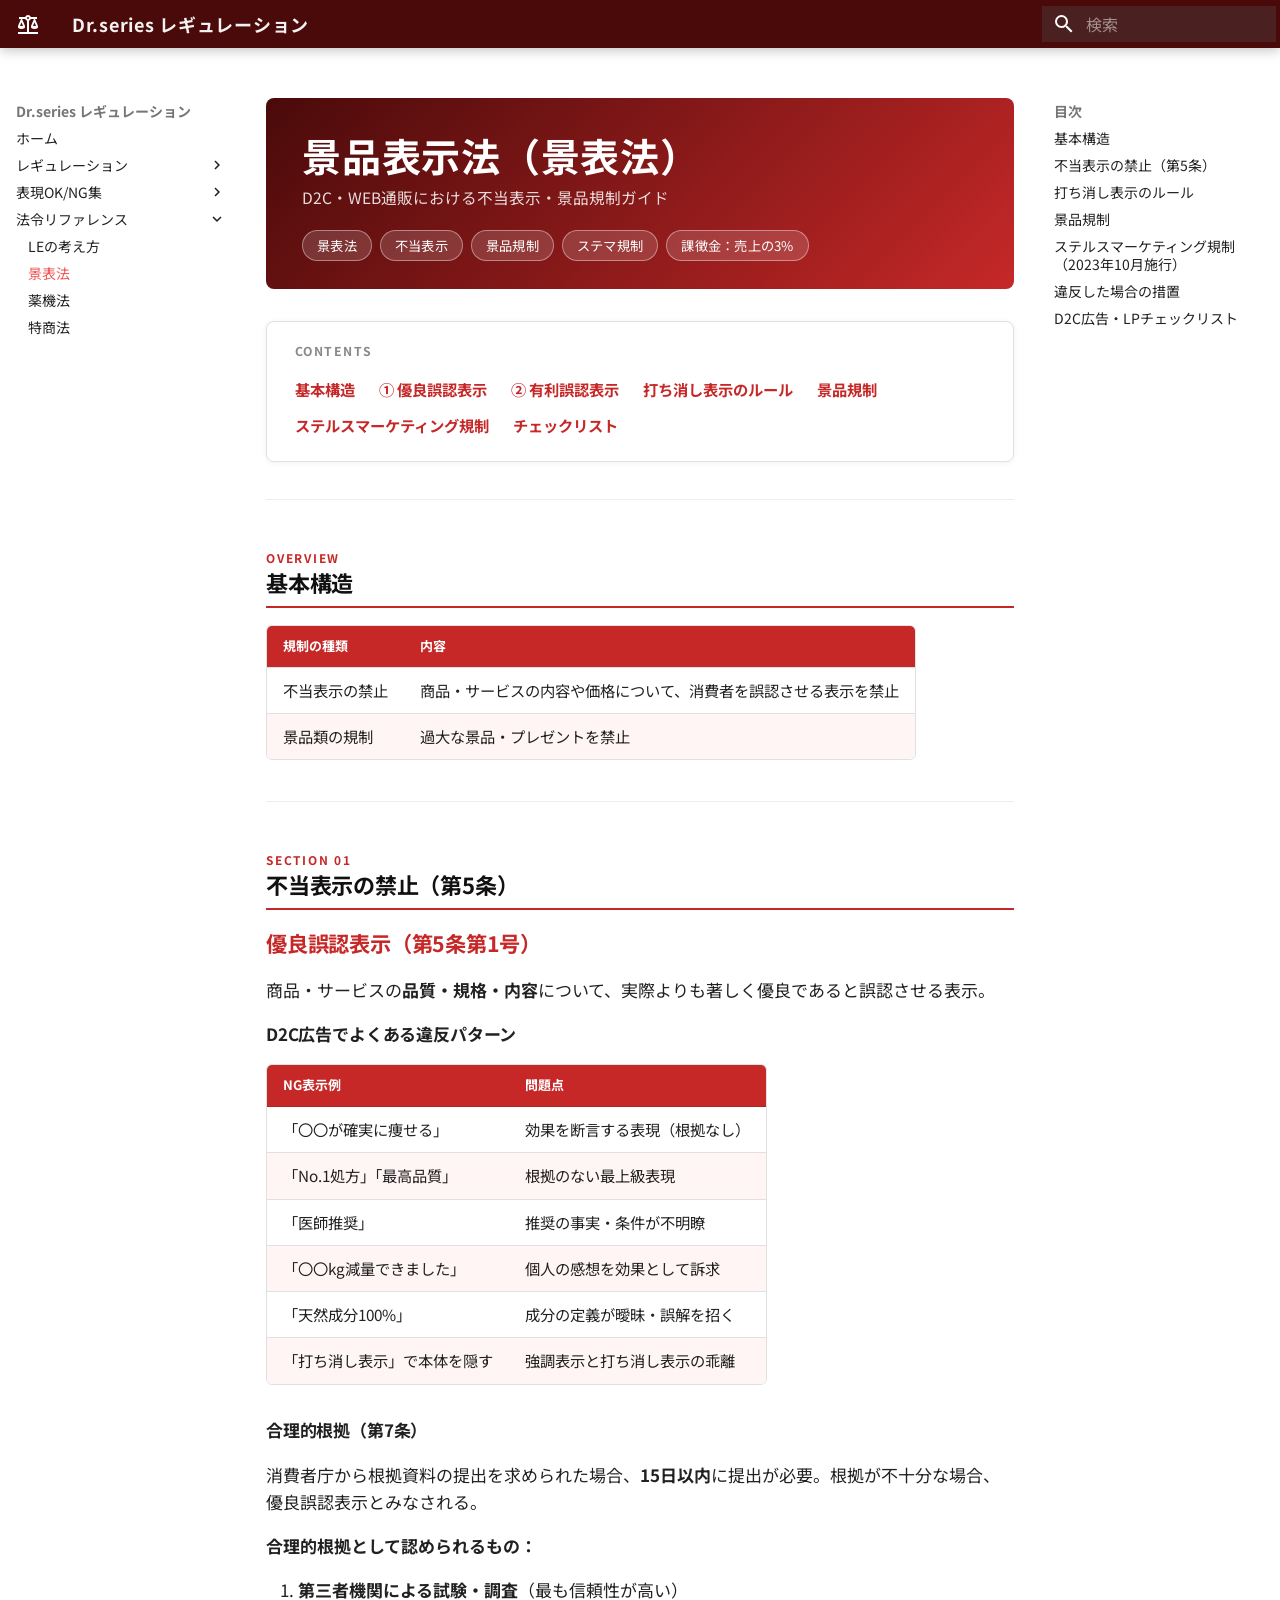
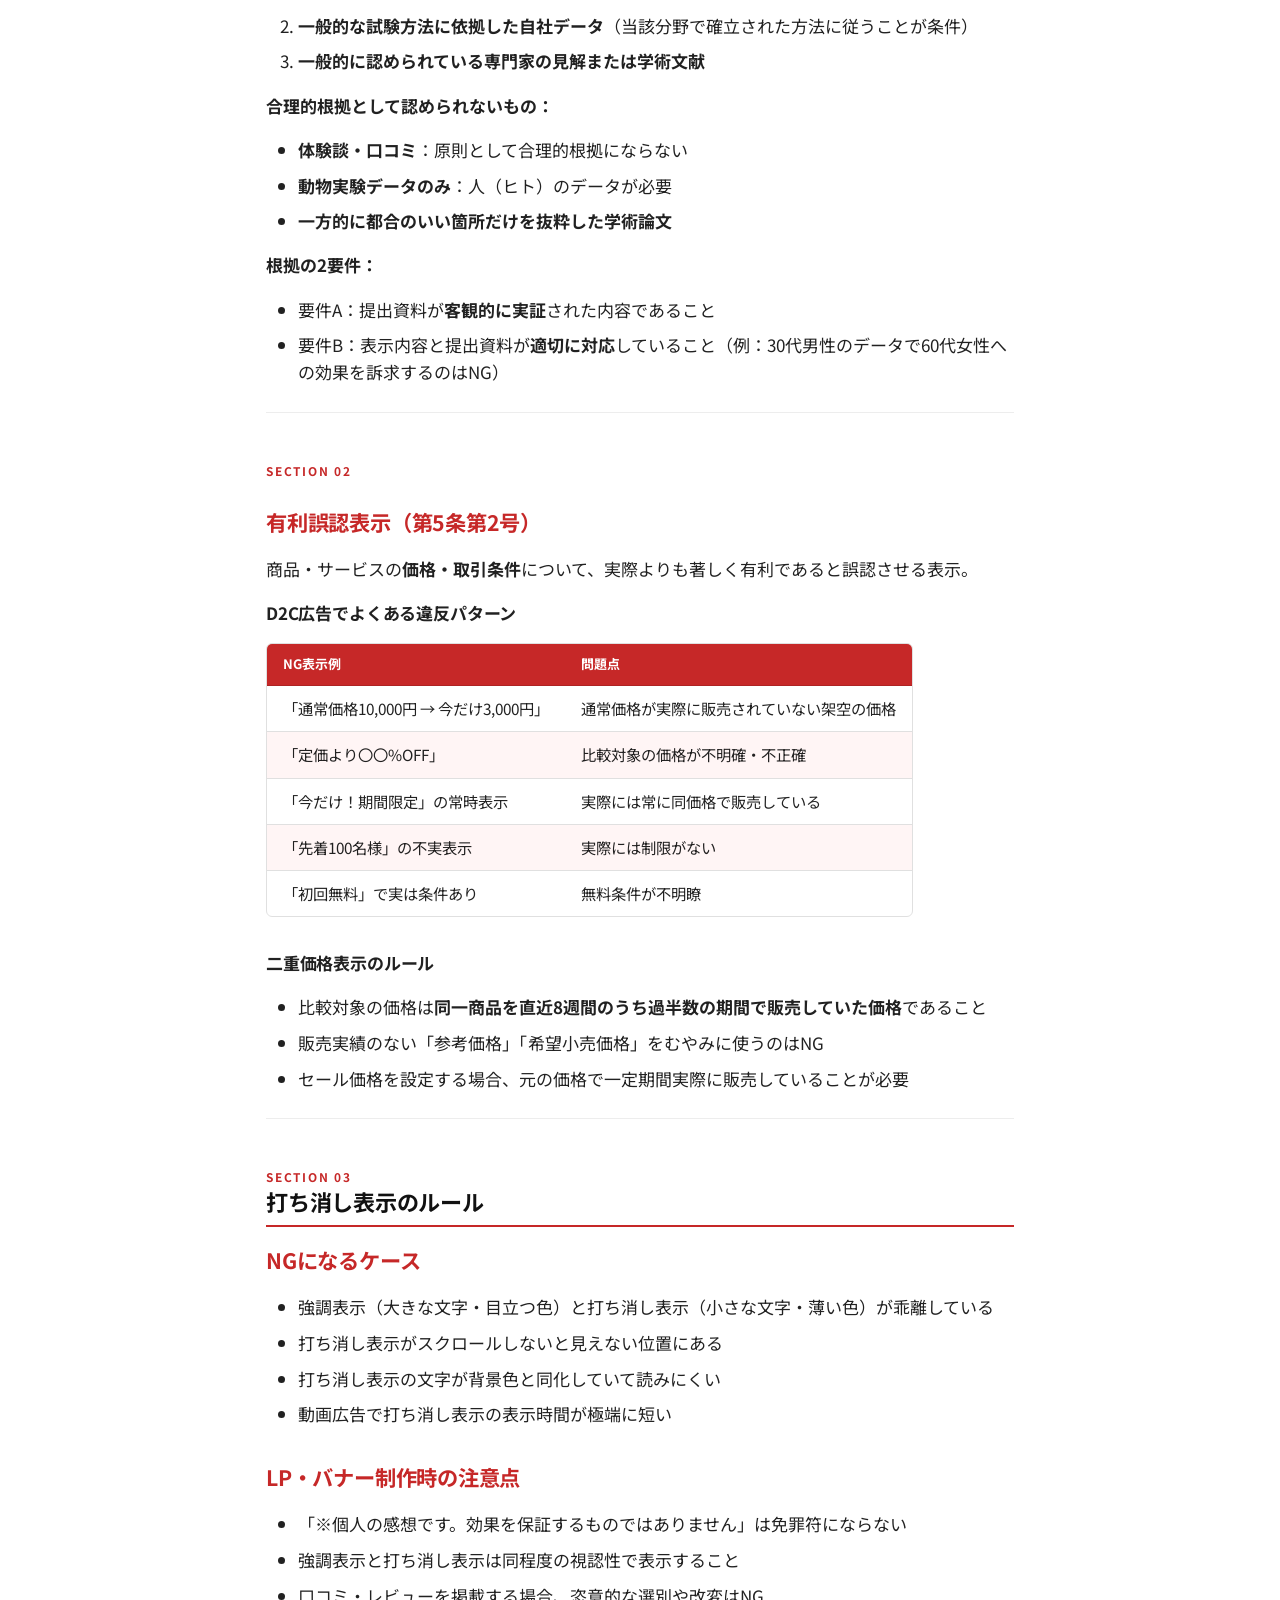
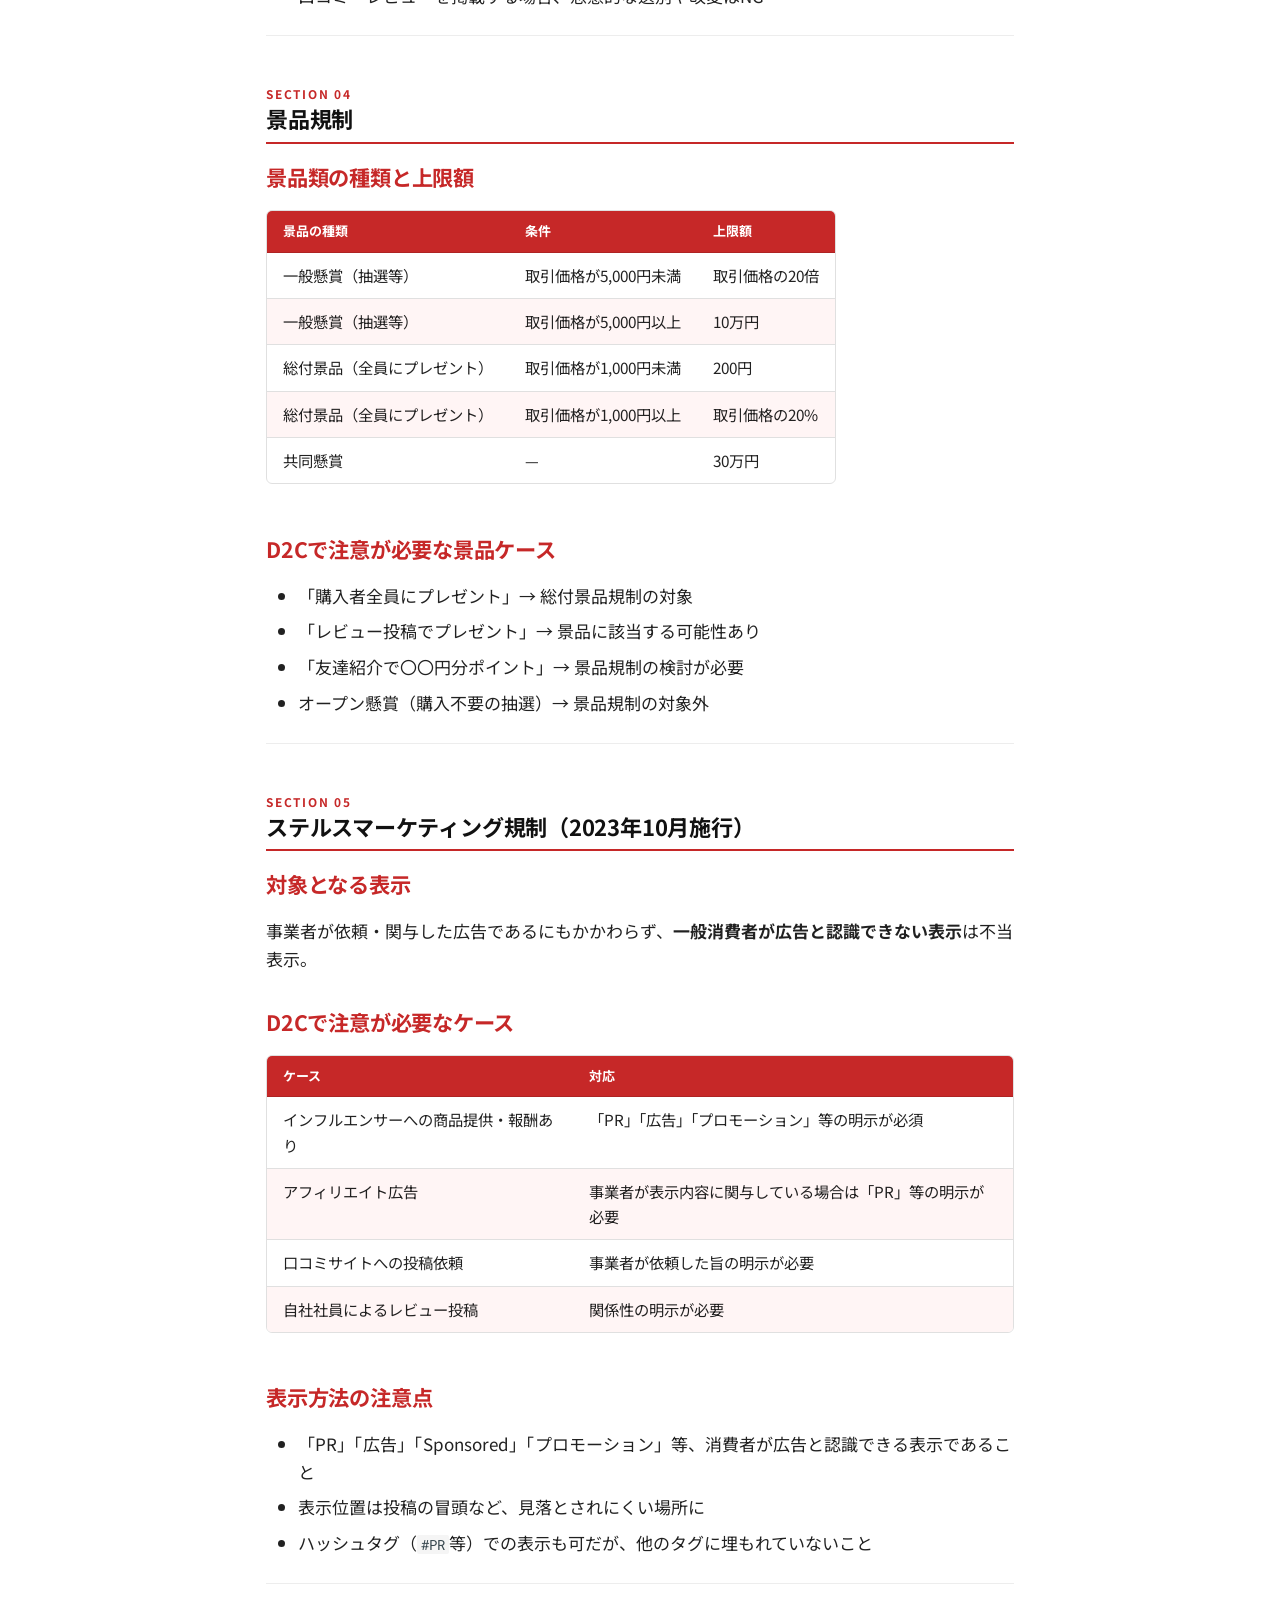
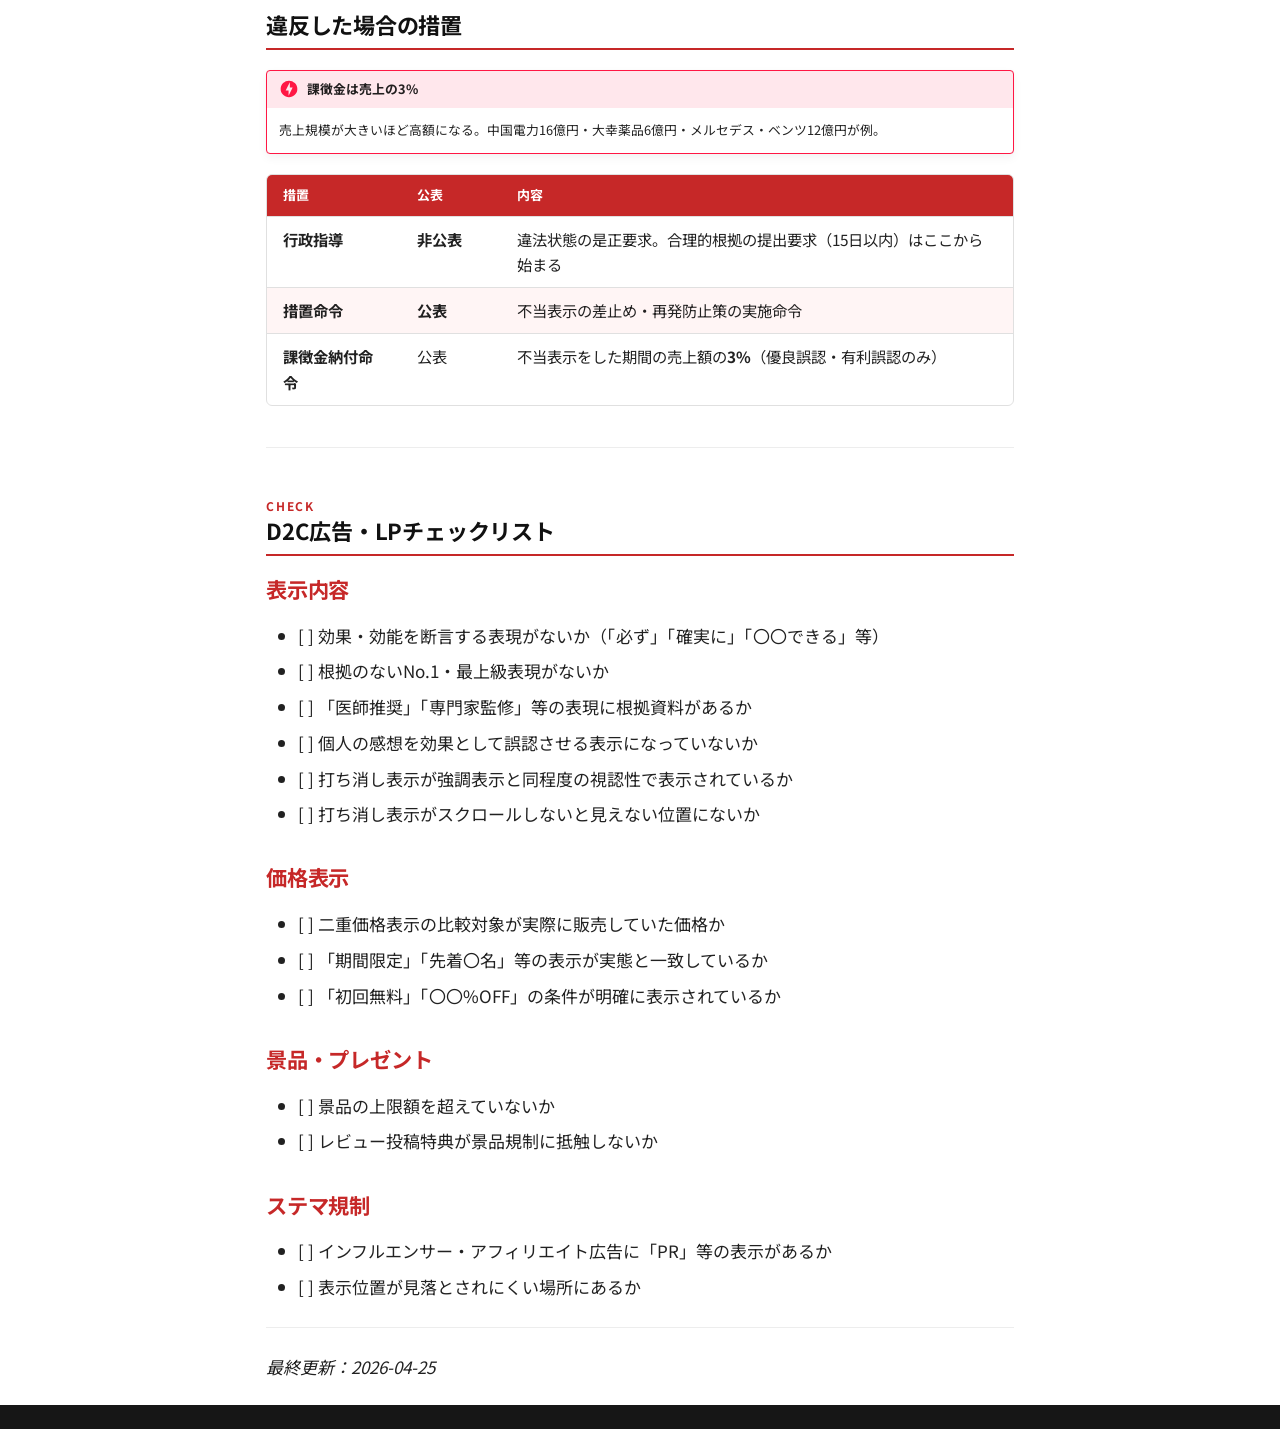
<file: law/keihyohou/index.html>
<!doctype html>
<html lang="ja" class="no-js">
  <head>
    
      <meta charset="utf-8">
      <meta name="viewport" content="width=device-width,initial-scale=1">
      
        <meta name="description" content="Dr.series LEチームの法令・広告レギュレーション知識ベース">
      
      
      
      
        <link rel="prev" href="../../le-philosophy/">
      
      
        <link rel="next" href="../yakki/">
      
      
        
      
      
      <link rel="icon" href="../../assets/images/favicon.png">
      <meta name="generator" content="mkdocs-1.6.1, mkdocs-material-9.7.6">
    
    
      
        <title>景表法 - Dr.series レギュレーション</title>
      
    
    
      <link rel="stylesheet" href="../../assets/stylesheets/main.484c7ddc.min.css">
      
        
        <link rel="stylesheet" href="../../assets/stylesheets/palette.ab4e12ef.min.css">
      
      


    
    
      
    
    
      
        
        
        <link rel="preconnect" href="https://fonts.gstatic.com" crossorigin>
        <link rel="stylesheet" href="https://fonts.googleapis.com/css?family=Noto+Sans+JP:300,300i,400,400i,700,700i%7CRoboto+Mono:400,400i,700,700i&display=fallback">
        <style>:root{--md-text-font:"Noto Sans JP";--md-code-font:"Roboto Mono"}</style>
      
    
    
      <link rel="stylesheet" href="../../stylesheets/extra.css">
    
    <script>__md_scope=new URL("../..",location),__md_hash=e=>[...e].reduce(((e,_)=>(e<<5)-e+_.charCodeAt(0)),0),__md_get=(e,_=localStorage,t=__md_scope)=>JSON.parse(_.getItem(t.pathname+"."+e)),__md_set=(e,_,t=localStorage,a=__md_scope)=>{try{t.setItem(a.pathname+"."+e,JSON.stringify(_))}catch(e){}}</script>
    
      

    
    
  </head>
  
  
    
    
      
    
    
    
    
    <body dir="ltr" data-md-color-scheme="default" data-md-color-primary="red" data-md-color-accent="deep-orange">
  
    
    <input class="md-toggle" data-md-toggle="drawer" type="checkbox" id="__drawer" autocomplete="off">
    <input class="md-toggle" data-md-toggle="search" type="checkbox" id="__search" autocomplete="off">
    <label class="md-overlay" for="__drawer"></label>
    <div data-md-component="skip">
      
        
        <a href="#_1" class="md-skip">
          コンテンツにスキップ
        </a>
      
    </div>
    <div data-md-component="announce">
      
    </div>
    
    
      

  

<header class="md-header md-header--shadow" data-md-component="header">
  <nav class="md-header__inner md-grid" aria-label="ヘッダー">
    <a href="../.." title="Dr.series レギュレーション" class="md-header__button md-logo" aria-label="Dr.series レギュレーション" data-md-component="logo">
      
  
  <svg xmlns="http://www.w3.org/2000/svg" viewBox="0 0 24 24"><path d="M12 3c-1.27 0-2.4.8-2.82 2H3v2h1.95L2 14c-.47 2 1 3 3.5 3s4.06-1 3.5-3L6.05 7h3.12c.33.85.98 1.5 1.83 1.83V20H2v2h20v-2h-9V8.82c.85-.32 1.5-.97 1.82-1.82h3.13L15 14c-.47 2 1 3 3.5 3s4.06-1 3.5-3l-2.95-7H21V5h-6.17C14.4 3.8 13.27 3 12 3m0 2a1 1 0 0 1 1 1 1 1 0 0 1-1 1 1 1 0 0 1-1-1 1 1 0 0 1 1-1m-6.5 5.25L7 14H4zm13 0L20 14h-3z"/></svg>

    </a>
    <label class="md-header__button md-icon" for="__drawer">
      
      <svg xmlns="http://www.w3.org/2000/svg" viewBox="0 0 24 24"><path d="M3 6h18v2H3zm0 5h18v2H3zm0 5h18v2H3z"/></svg>
    </label>
    <div class="md-header__title" data-md-component="header-title">
      <div class="md-header__ellipsis">
        <div class="md-header__topic">
          <span class="md-ellipsis">
            Dr.series レギュレーション
          </span>
        </div>
        <div class="md-header__topic" data-md-component="header-topic">
          <span class="md-ellipsis">
            
              景表法
            
          </span>
        </div>
      </div>
    </div>
    
      
        <form class="md-header__option" data-md-component="palette">
  
    
    
    
    <input class="md-option" data-md-color-media="" data-md-color-scheme="default" data-md-color-primary="red" data-md-color-accent="deep-orange"  aria-hidden="true"  type="radio" name="__palette" id="__palette_0">
    
  
</form>
      
    
    
      <script>var palette=__md_get("__palette");if(palette&&palette.color){if("(prefers-color-scheme)"===palette.color.media){var media=matchMedia("(prefers-color-scheme: light)"),input=document.querySelector(media.matches?"[data-md-color-media='(prefers-color-scheme: light)']":"[data-md-color-media='(prefers-color-scheme: dark)']");palette.color.media=input.getAttribute("data-md-color-media"),palette.color.scheme=input.getAttribute("data-md-color-scheme"),palette.color.primary=input.getAttribute("data-md-color-primary"),palette.color.accent=input.getAttribute("data-md-color-accent")}for(var[key,value]of Object.entries(palette.color))document.body.setAttribute("data-md-color-"+key,value)}</script>
    
    
    
      
      
        <label class="md-header__button md-icon" for="__search">
          
          <svg xmlns="http://www.w3.org/2000/svg" viewBox="0 0 24 24"><path d="M9.5 3A6.5 6.5 0 0 1 16 9.5c0 1.61-.59 3.09-1.56 4.23l.27.27h.79l5 5-1.5 1.5-5-5v-.79l-.27-.27A6.52 6.52 0 0 1 9.5 16 6.5 6.5 0 0 1 3 9.5 6.5 6.5 0 0 1 9.5 3m0 2C7 5 5 7 5 9.5S7 14 9.5 14 14 12 14 9.5 12 5 9.5 5"/></svg>
        </label>
        <div class="md-search" data-md-component="search" role="dialog">
  <label class="md-search__overlay" for="__search"></label>
  <div class="md-search__inner" role="search">
    <form class="md-search__form" name="search">
      <input type="text" class="md-search__input" name="query" aria-label="検索" placeholder="検索" autocapitalize="off" autocorrect="off" autocomplete="off" spellcheck="false" data-md-component="search-query" required>
      <label class="md-search__icon md-icon" for="__search">
        
        <svg xmlns="http://www.w3.org/2000/svg" viewBox="0 0 24 24"><path d="M9.5 3A6.5 6.5 0 0 1 16 9.5c0 1.61-.59 3.09-1.56 4.23l.27.27h.79l5 5-1.5 1.5-5-5v-.79l-.27-.27A6.52 6.52 0 0 1 9.5 16 6.5 6.5 0 0 1 3 9.5 6.5 6.5 0 0 1 9.5 3m0 2C7 5 5 7 5 9.5S7 14 9.5 14 14 12 14 9.5 12 5 9.5 5"/></svg>
        
        <svg xmlns="http://www.w3.org/2000/svg" viewBox="0 0 24 24"><path d="M20 11v2H8l5.5 5.5-1.42 1.42L4.16 12l7.92-7.92L13.5 5.5 8 11z"/></svg>
      </label>
      <nav class="md-search__options" aria-label="検索">
        
          <a href="javascript:void(0)" class="md-search__icon md-icon" title="共有" aria-label="共有" data-clipboard data-clipboard-text="" data-md-component="search-share" tabindex="-1">
            
            <svg xmlns="http://www.w3.org/2000/svg" viewBox="0 0 24 24"><path d="M18 16.08c-.76 0-1.44.3-1.96.77L8.91 12.7c.05-.23.09-.46.09-.7s-.04-.47-.09-.7l7.05-4.11c.54.5 1.25.81 2.04.81a3 3 0 0 0 3-3 3 3 0 0 0-3-3 3 3 0 0 0-3 3c0 .24.04.47.09.7L8.04 9.81C7.5 9.31 6.79 9 6 9a3 3 0 0 0-3 3 3 3 0 0 0 3 3c.79 0 1.5-.31 2.04-.81l7.12 4.15c-.05.21-.08.43-.08.66 0 1.61 1.31 2.91 2.92 2.91s2.92-1.3 2.92-2.91A2.92 2.92 0 0 0 18 16.08"/></svg>
          </a>
        
        <button type="reset" class="md-search__icon md-icon" title="クリア" aria-label="クリア" tabindex="-1">
          
          <svg xmlns="http://www.w3.org/2000/svg" viewBox="0 0 24 24"><path d="M19 6.41 17.59 5 12 10.59 6.41 5 5 6.41 10.59 12 5 17.59 6.41 19 12 13.41 17.59 19 19 17.59 13.41 12z"/></svg>
        </button>
      </nav>
      
    </form>
    <div class="md-search__output">
      <div class="md-search__scrollwrap" tabindex="0" data-md-scrollfix>
        <div class="md-search-result" data-md-component="search-result">
          <div class="md-search-result__meta">
            検索を初期化
          </div>
          <ol class="md-search-result__list" role="presentation"></ol>
        </div>
      </div>
    </div>
  </div>
</div>
      
    
    
  </nav>
  
</header>
    
    <div class="md-container" data-md-component="container">
      
      
        
          
        
      
      <main class="md-main" data-md-component="main">
        <div class="md-main__inner md-grid">
          
            
              
              <div class="md-sidebar md-sidebar--primary" data-md-component="sidebar" data-md-type="navigation" >
                <div class="md-sidebar__scrollwrap">
                  <div class="md-sidebar__inner">
                    



<nav class="md-nav md-nav--primary" aria-label="ナビゲーション" data-md-level="0">
  <label class="md-nav__title" for="__drawer">
    <a href="../.." title="Dr.series レギュレーション" class="md-nav__button md-logo" aria-label="Dr.series レギュレーション" data-md-component="logo">
      
  
  <svg xmlns="http://www.w3.org/2000/svg" viewBox="0 0 24 24"><path d="M12 3c-1.27 0-2.4.8-2.82 2H3v2h1.95L2 14c-.47 2 1 3 3.5 3s4.06-1 3.5-3L6.05 7h3.12c.33.85.98 1.5 1.83 1.83V20H2v2h20v-2h-9V8.82c.85-.32 1.5-.97 1.82-1.82h3.13L15 14c-.47 2 1 3 3.5 3s4.06-1 3.5-3l-2.95-7H21V5h-6.17C14.4 3.8 13.27 3 12 3m0 2a1 1 0 0 1 1 1 1 1 0 0 1-1 1 1 1 0 0 1-1-1 1 1 0 0 1 1-1m-6.5 5.25L7 14H4zm13 0L20 14h-3z"/></svg>

    </a>
    Dr.series レギュレーション
  </label>
  
  <ul class="md-nav__list" data-md-scrollfix>
    
      
      
  
  
  
  
    <li class="md-nav__item">
      <a href="../.." class="md-nav__link">
        
  
  
  <span class="md-ellipsis">
    
  
    ホーム
  

    
  </span>
  
  

      </a>
    </li>
  

    
      
      
  
  
  
  
    
    
    
    
    
    <li class="md-nav__item md-nav__item--nested">
      
        
        
        <input class="md-nav__toggle md-toggle " type="checkbox" id="__nav_2" >
        
          
          <label class="md-nav__link" for="__nav_2" id="__nav_2_label" tabindex="0">
            
  
  
  <span class="md-ellipsis">
    
  
    レギュレーション
  

    
  </span>
  
  

            <span class="md-nav__icon md-icon"></span>
          </label>
        
        <nav class="md-nav" data-md-level="1" aria-labelledby="__nav_2_label" aria-expanded="false">
          <label class="md-nav__title" for="__nav_2">
            <span class="md-nav__icon md-icon"></span>
            
  
    レギュレーション
  

          </label>
          <ul class="md-nav__list" data-md-scrollfix>
            
              
                
  
  
  
  
    <li class="md-nav__item">
      <a href="../../products/acetect/" class="md-nav__link">
        
  
  
  <span class="md-ellipsis">
    
  
    アセテクト
  

    
  </span>
  
  

      </a>
    </li>
  

              
            
          </ul>
        </nav>
      
    </li>
  

    
      
      
  
  
  
  
    
    
    
    
    
    <li class="md-nav__item md-nav__item--nested">
      
        
        
        <input class="md-nav__toggle md-toggle " type="checkbox" id="__nav_3" >
        
          
          <label class="md-nav__link" for="__nav_3" id="__nav_3_label" tabindex="0">
            
  
  
  <span class="md-ellipsis">
    
  
    表現OK/NG集
  

    
  </span>
  
  

            <span class="md-nav__icon md-icon"></span>
          </label>
        
        <nav class="md-nav" data-md-level="1" aria-labelledby="__nav_3_label" aria-expanded="false">
          <label class="md-nav__title" for="__nav_3">
            <span class="md-nav__icon md-icon"></span>
            
  
    表現OK/NG集
  

          </label>
          <ul class="md-nav__list" data-md-scrollfix>
            
              
                
  
  
  
  
    <li class="md-nav__item">
      <a href="../../products/acetect-expressions/" class="md-nav__link">
        
  
  
  <span class="md-ellipsis">
    
  
    アセテクト
  

    
  </span>
  
  

      </a>
    </li>
  

              
            
          </ul>
        </nav>
      
    </li>
  

    
      
      
  
  
    
  
  
  
    
    
    
    
    
    <li class="md-nav__item md-nav__item--active md-nav__item--nested">
      
        
        
        <input class="md-nav__toggle md-toggle " type="checkbox" id="__nav_4" checked>
        
          
          <label class="md-nav__link" for="__nav_4" id="__nav_4_label" tabindex="0">
            
  
  
  <span class="md-ellipsis">
    
  
    法令リファレンス
  

    
  </span>
  
  

            <span class="md-nav__icon md-icon"></span>
          </label>
        
        <nav class="md-nav" data-md-level="1" aria-labelledby="__nav_4_label" aria-expanded="true">
          <label class="md-nav__title" for="__nav_4">
            <span class="md-nav__icon md-icon"></span>
            
  
    法令リファレンス
  

          </label>
          <ul class="md-nav__list" data-md-scrollfix>
            
              
                
  
  
  
  
    <li class="md-nav__item">
      <a href="../../le-philosophy/" class="md-nav__link">
        
  
  
  <span class="md-ellipsis">
    
  
    LEの考え方
  

    
  </span>
  
  

      </a>
    </li>
  

              
            
              
                
  
  
    
  
  
  
    <li class="md-nav__item md-nav__item--active">
      
      <input class="md-nav__toggle md-toggle" type="checkbox" id="__toc">
      
      
        
      
      
        <label class="md-nav__link md-nav__link--active" for="__toc">
          
  
  
  <span class="md-ellipsis">
    
  
    景表法
  

    
  </span>
  
  

          <span class="md-nav__icon md-icon"></span>
        </label>
      
      <a href="./" class="md-nav__link md-nav__link--active">
        
  
  
  <span class="md-ellipsis">
    
  
    景表法
  

    
  </span>
  
  

      </a>
      
        

<nav class="md-nav md-nav--secondary" aria-label="目次">
  
  
  
    
  
  
    <label class="md-nav__title" for="__toc">
      <span class="md-nav__icon md-icon"></span>
      目次
    </label>
    <ul class="md-nav__list" data-md-component="toc" data-md-scrollfix>
      
        <li class="md-nav__item">
  <a href="#_2" class="md-nav__link">
    <span class="md-ellipsis">
      
        基本構造
      
    </span>
  </a>
  
</li>
      
        <li class="md-nav__item">
  <a href="#5" class="md-nav__link">
    <span class="md-ellipsis">
      
        不当表示の禁止（第5条）
      
    </span>
  </a>
  
</li>
      
        <li class="md-nav__item">
  <a href="#_4" class="md-nav__link">
    <span class="md-ellipsis">
      
        打ち消し表示のルール
      
    </span>
  </a>
  
</li>
      
        <li class="md-nav__item">
  <a href="#_5" class="md-nav__link">
    <span class="md-ellipsis">
      
        景品規制
      
    </span>
  </a>
  
</li>
      
        <li class="md-nav__item">
  <a href="#202310" class="md-nav__link">
    <span class="md-ellipsis">
      
        ステルスマーケティング規制（2023年10月施行）
      
    </span>
  </a>
  
</li>
      
        <li class="md-nav__item">
  <a href="#_9" class="md-nav__link">
    <span class="md-ellipsis">
      
        違反した場合の措置
      
    </span>
  </a>
  
</li>
      
        <li class="md-nav__item">
  <a href="#d2clp" class="md-nav__link">
    <span class="md-ellipsis">
      
        D2C広告・LPチェックリスト
      
    </span>
  </a>
  
</li>
      
    </ul>
  
</nav>
      
    </li>
  

              
            
              
                
  
  
  
  
    <li class="md-nav__item">
      <a href="../yakki/" class="md-nav__link">
        
  
  
  <span class="md-ellipsis">
    
  
    薬機法
  

    
  </span>
  
  

      </a>
    </li>
  

              
            
              
                
  
  
  
  
    <li class="md-nav__item">
      <a href="../tokushohou/" class="md-nav__link">
        
  
  
  <span class="md-ellipsis">
    
  
    特商法
  

    
  </span>
  
  

      </a>
    </li>
  

              
            
          </ul>
        </nav>
      
    </li>
  

    
  </ul>
</nav>
                  </div>
                </div>
              </div>
            
            
              
              <div class="md-sidebar md-sidebar--secondary" data-md-component="sidebar" data-md-type="toc" >
                <div class="md-sidebar__scrollwrap">
                  <div class="md-sidebar__inner">
                    

<nav class="md-nav md-nav--secondary" aria-label="目次">
  
  
  
    
  
  
    <label class="md-nav__title" for="__toc">
      <span class="md-nav__icon md-icon"></span>
      目次
    </label>
    <ul class="md-nav__list" data-md-component="toc" data-md-scrollfix>
      
        <li class="md-nav__item">
  <a href="#_2" class="md-nav__link">
    <span class="md-ellipsis">
      
        基本構造
      
    </span>
  </a>
  
</li>
      
        <li class="md-nav__item">
  <a href="#5" class="md-nav__link">
    <span class="md-ellipsis">
      
        不当表示の禁止（第5条）
      
    </span>
  </a>
  
</li>
      
        <li class="md-nav__item">
  <a href="#_4" class="md-nav__link">
    <span class="md-ellipsis">
      
        打ち消し表示のルール
      
    </span>
  </a>
  
</li>
      
        <li class="md-nav__item">
  <a href="#_5" class="md-nav__link">
    <span class="md-ellipsis">
      
        景品規制
      
    </span>
  </a>
  
</li>
      
        <li class="md-nav__item">
  <a href="#202310" class="md-nav__link">
    <span class="md-ellipsis">
      
        ステルスマーケティング規制（2023年10月施行）
      
    </span>
  </a>
  
</li>
      
        <li class="md-nav__item">
  <a href="#_9" class="md-nav__link">
    <span class="md-ellipsis">
      
        違反した場合の措置
      
    </span>
  </a>
  
</li>
      
        <li class="md-nav__item">
  <a href="#d2clp" class="md-nav__link">
    <span class="md-ellipsis">
      
        D2C広告・LPチェックリスト
      
    </span>
  </a>
  
</li>
      
    </ul>
  
</nav>
                  </div>
                </div>
              </div>
            
          
          
            <div class="md-content" data-md-component="content">
              
              <article class="md-content__inner md-typeset">
                
                  



<div class="product-header">
<h1 id="_1">景品表示法（景表法）<a class="headerlink" href="#_1" title="Permanent link">&para;</a></h1>
<div class="subtitle">D2C・WEB通販における不当表示・景品規制ガイド</div>
<div class="product-tags">
  <span class="product-tag">景表法</span>
  <span class="product-tag">不当表示</span>
  <span class="product-tag">景品規制</span>
  <span class="product-tag">ステマ規制</span>
  <span class="product-tag">課徴金：売上の3%</span>
</div>
</div>
<div class="contents-card">
<div class="contents-title">CONTENTS</div>
<div class="contents-links">
  <a href="#basic">基本構造</a>
  <a href="#yuryo">① 優良誤認表示</a>
  <a href="#yuri">② 有利誤認表示</a>
  <a href="#打ち消し">打ち消し表示のルール</a>
  <a href="#keihin">景品規制</a>
  <a href="#stealth">ステルスマーケティング規制</a>
  <a href="#checklist">チェックリスト</a>
</div>
</div>

<hr />
<div class="section-label" id="basic">OVERVIEW</div>

<h2 id="_2">基本構造<a class="headerlink" href="#_2" title="Permanent link">&para;</a></h2>
<table>
<thead>
<tr>
<th>規制の種類</th>
<th>内容</th>
</tr>
</thead>
<tbody>
<tr>
<td>不当表示の禁止</td>
<td>商品・サービスの内容や価格について、消費者を誤認させる表示を禁止</td>
</tr>
<tr>
<td>景品類の規制</td>
<td>過大な景品・プレゼントを禁止</td>
</tr>
</tbody>
</table>
<hr />
<div class="section-label" id="yuryo">SECTION 01</div>

<h2 id="5">不当表示の禁止（第5条）<a class="headerlink" href="#5" title="Permanent link">&para;</a></h2>
<h3 id="51">優良誤認表示（第5条第1号）<a class="headerlink" href="#51" title="Permanent link">&para;</a></h3>
<p>商品・サービスの<strong>品質・規格・内容</strong>について、実際よりも著しく優良であると誤認させる表示。</p>
<h4 id="d2c">D2C広告でよくある違反パターン<a class="headerlink" href="#d2c" title="Permanent link">&para;</a></h4>
<table>
<thead>
<tr>
<th>NG表示例</th>
<th>問題点</th>
</tr>
</thead>
<tbody>
<tr>
<td>「〇〇が確実に痩せる」</td>
<td>効果を断言する表現（根拠なし）</td>
</tr>
<tr>
<td>「No.1処方」「最高品質」</td>
<td>根拠のない最上級表現</td>
</tr>
<tr>
<td>「医師推奨」</td>
<td>推奨の事実・条件が不明瞭</td>
</tr>
<tr>
<td>「〇〇kg減量できました」</td>
<td>個人の感想を効果として訴求</td>
</tr>
<tr>
<td>「天然成分100%」</td>
<td>成分の定義が曖昧・誤解を招く</td>
</tr>
<tr>
<td>「打ち消し表示」で本体を隠す</td>
<td>強調表示と打ち消し表示の乖離</td>
</tr>
</tbody>
</table>
<h4 id="7">合理的根拠（第7条）<a class="headerlink" href="#7" title="Permanent link">&para;</a></h4>
<p>消費者庁から根拠資料の提出を求められた場合、<strong>15日以内</strong>に提出が必要。根拠が不十分な場合、優良誤認表示とみなされる。</p>
<p><strong>合理的根拠として認められるもの：</strong></p>
<ol>
<li><strong>第三者機関による試験・調査</strong>（最も信頼性が高い）</li>
<li><strong>一般的な試験方法に依拠した自社データ</strong>（当該分野で確立された方法に従うことが条件）</li>
<li><strong>一般的に認められている専門家の見解または学術文献</strong></li>
</ol>
<p><strong>合理的根拠として認められないもの：</strong></p>
<ul>
<li><strong>体験談・口コミ</strong>：原則として合理的根拠にならない</li>
<li><strong>動物実験データのみ</strong>：人（ヒト）のデータが必要</li>
<li><strong>一方的に都合のいい箇所だけを抜粋した学術論文</strong></li>
</ul>
<p><strong>根拠の2要件：</strong></p>
<ul>
<li>要件A：提出資料が<strong>客観的に実証</strong>された内容であること</li>
<li>要件B：表示内容と提出資料が<strong>適切に対応</strong>していること（例：30代男性のデータで60代女性への効果を訴求するのはNG）</li>
</ul>
<hr />
<div class="section-label" id="yuri">SECTION 02</div>

<h3 id="52">有利誤認表示（第5条第2号）<a class="headerlink" href="#52" title="Permanent link">&para;</a></h3>
<p>商品・サービスの<strong>価格・取引条件</strong>について、実際よりも著しく有利であると誤認させる表示。</p>
<h4 id="d2c_1">D2C広告でよくある違反パターン<a class="headerlink" href="#d2c_1" title="Permanent link">&para;</a></h4>
<table>
<thead>
<tr>
<th>NG表示例</th>
<th>問題点</th>
</tr>
</thead>
<tbody>
<tr>
<td>「通常価格10,000円 → 今だけ3,000円」</td>
<td>通常価格が実際に販売されていない架空の価格</td>
</tr>
<tr>
<td>「定価より〇〇%OFF」</td>
<td>比較対象の価格が不明確・不正確</td>
</tr>
<tr>
<td>「今だけ！期間限定」の常時表示</td>
<td>実際には常に同価格で販売している</td>
</tr>
<tr>
<td>「先着100名様」の不実表示</td>
<td>実際には制限がない</td>
</tr>
<tr>
<td>「初回無料」で実は条件あり</td>
<td>無料条件が不明瞭</td>
</tr>
</tbody>
</table>
<h4 id="_3">二重価格表示のルール<a class="headerlink" href="#_3" title="Permanent link">&para;</a></h4>
<ul>
<li>比較対象の価格は<strong>同一商品を直近8週間のうち過半数の期間で販売していた価格</strong>であること</li>
<li>販売実績のない「参考価格」「希望小売価格」をむやみに使うのはNG</li>
<li>セール価格を設定する場合、元の価格で一定期間実際に販売していることが必要</li>
</ul>
<hr />
<div class="section-label" id="打ち消し">SECTION 03</div>

<h2 id="_4">打ち消し表示のルール<a class="headerlink" href="#_4" title="Permanent link">&para;</a></h2>
<h3 id="ng">NGになるケース<a class="headerlink" href="#ng" title="Permanent link">&para;</a></h3>
<ul>
<li>強調表示（大きな文字・目立つ色）と打ち消し表示（小さな文字・薄い色）が乖離している</li>
<li>打ち消し表示がスクロールしないと見えない位置にある</li>
<li>打ち消し表示の文字が背景色と同化していて読みにくい</li>
<li>動画広告で打ち消し表示の表示時間が極端に短い</li>
</ul>
<h3 id="lp">LP・バナー制作時の注意点<a class="headerlink" href="#lp" title="Permanent link">&para;</a></h3>
<ul>
<li>「※個人の感想です。効果を保証するものではありません」は免罪符にならない</li>
<li>強調表示と打ち消し表示は同程度の視認性で表示すること</li>
<li>口コミ・レビューを掲載する場合、恣意的な選別や改変はNG</li>
</ul>
<hr />
<div class="section-label" id="keihin">SECTION 04</div>

<h2 id="_5">景品規制<a class="headerlink" href="#_5" title="Permanent link">&para;</a></h2>
<h3 id="_6">景品類の種類と上限額<a class="headerlink" href="#_6" title="Permanent link">&para;</a></h3>
<table>
<thead>
<tr>
<th>景品の種類</th>
<th>条件</th>
<th>上限額</th>
</tr>
</thead>
<tbody>
<tr>
<td>一般懸賞（抽選等）</td>
<td>取引価格が5,000円未満</td>
<td>取引価格の20倍</td>
</tr>
<tr>
<td>一般懸賞（抽選等）</td>
<td>取引価格が5,000円以上</td>
<td>10万円</td>
</tr>
<tr>
<td>総付景品（全員にプレゼント）</td>
<td>取引価格が1,000円未満</td>
<td>200円</td>
</tr>
<tr>
<td>総付景品（全員にプレゼント）</td>
<td>取引価格が1,000円以上</td>
<td>取引価格の20%</td>
</tr>
<tr>
<td>共同懸賞</td>
<td>—</td>
<td>30万円</td>
</tr>
</tbody>
</table>
<h3 id="d2c_2">D2Cで注意が必要な景品ケース<a class="headerlink" href="#d2c_2" title="Permanent link">&para;</a></h3>
<ul>
<li>「購入者全員にプレゼント」→ 総付景品規制の対象</li>
<li>「レビュー投稿でプレゼント」→ 景品に該当する可能性あり</li>
<li>「友達紹介で〇〇円分ポイント」→ 景品規制の検討が必要</li>
<li>オープン懸賞（購入不要の抽選）→ 景品規制の対象外</li>
</ul>
<hr />
<div class="section-label" id="stealth">SECTION 05</div>

<h2 id="202310">ステルスマーケティング規制（2023年10月施行）<a class="headerlink" href="#202310" title="Permanent link">&para;</a></h2>
<h3 id="_7">対象となる表示<a class="headerlink" href="#_7" title="Permanent link">&para;</a></h3>
<p>事業者が依頼・関与した広告であるにもかかわらず、<strong>一般消費者が広告と認識できない表示</strong>は不当表示。</p>
<h3 id="d2c_3">D2Cで注意が必要なケース<a class="headerlink" href="#d2c_3" title="Permanent link">&para;</a></h3>
<table>
<thead>
<tr>
<th>ケース</th>
<th>対応</th>
</tr>
</thead>
<tbody>
<tr>
<td>インフルエンサーへの商品提供・報酬あり</td>
<td>「PR」「広告」「プロモーション」等の明示が必須</td>
</tr>
<tr>
<td>アフィリエイト広告</td>
<td>事業者が表示内容に関与している場合は「PR」等の明示が必要</td>
</tr>
<tr>
<td>口コミサイトへの投稿依頼</td>
<td>事業者が依頼した旨の明示が必要</td>
</tr>
<tr>
<td>自社社員によるレビュー投稿</td>
<td>関係性の明示が必要</td>
</tr>
</tbody>
</table>
<h3 id="_8">表示方法の注意点<a class="headerlink" href="#_8" title="Permanent link">&para;</a></h3>
<ul>
<li>「PR」「広告」「Sponsored」「プロモーション」等、消費者が広告と認識できる表示であること</li>
<li>表示位置は投稿の冒頭など、見落とされにくい場所に</li>
<li>ハッシュタグ（<code>#PR</code>等）での表示も可だが、他のタグに埋もれていないこと</li>
</ul>
<hr />
<h2 id="_9">違反した場合の措置<a class="headerlink" href="#_9" title="Permanent link">&para;</a></h2>
<div class="admonition danger">
<p class="admonition-title">課徴金は売上の3%</p>
<p>売上規模が大きいほど高額になる。中国電力16億円・大幸薬品6億円・メルセデス・ベンツ12億円が例。</p>
</div>
<table>
<thead>
<tr>
<th>措置</th>
<th>公表</th>
<th>内容</th>
</tr>
</thead>
<tbody>
<tr>
<td><strong>行政指導</strong></td>
<td><strong>非公表</strong></td>
<td>違法状態の是正要求。合理的根拠の提出要求（15日以内）はここから始まる</td>
</tr>
<tr>
<td><strong>措置命令</strong></td>
<td><strong>公表</strong></td>
<td>不当表示の差止め・再発防止策の実施命令</td>
</tr>
<tr>
<td><strong>課徴金納付命令</strong></td>
<td>公表</td>
<td>不当表示をした期間の売上額の<strong>3%</strong>（優良誤認・有利誤認のみ）</td>
</tr>
</tbody>
</table>
<hr />
<div class="section-label" id="checklist">CHECK</div>

<h2 id="d2clp">D2C広告・LPチェックリスト<a class="headerlink" href="#d2clp" title="Permanent link">&para;</a></h2>
<h3 id="_10">表示内容<a class="headerlink" href="#_10" title="Permanent link">&para;</a></h3>
<ul>
<li>[ ] 効果・効能を断言する表現がないか（「必ず」「確実に」「〇〇できる」等）</li>
<li>[ ] 根拠のないNo.1・最上級表現がないか</li>
<li>[ ] 「医師推奨」「専門家監修」等の表現に根拠資料があるか</li>
<li>[ ] 個人の感想を効果として誤認させる表示になっていないか</li>
<li>[ ] 打ち消し表示が強調表示と同程度の視認性で表示されているか</li>
<li>[ ] 打ち消し表示がスクロールしないと見えない位置にないか</li>
</ul>
<h3 id="_11">価格表示<a class="headerlink" href="#_11" title="Permanent link">&para;</a></h3>
<ul>
<li>[ ] 二重価格表示の比較対象が実際に販売していた価格か</li>
<li>[ ] 「期間限定」「先着〇名」等の表示が実態と一致しているか</li>
<li>[ ] 「初回無料」「〇〇%OFF」の条件が明確に表示されているか</li>
</ul>
<h3 id="_12">景品・プレゼント<a class="headerlink" href="#_12" title="Permanent link">&para;</a></h3>
<ul>
<li>[ ] 景品の上限額を超えていないか</li>
<li>[ ] レビュー投稿特典が景品規制に抵触しないか</li>
</ul>
<h3 id="_13">ステマ規制<a class="headerlink" href="#_13" title="Permanent link">&para;</a></h3>
<ul>
<li>[ ] インフルエンサー・アフィリエイト広告に「PR」等の表示があるか</li>
<li>[ ] 表示位置が見落とされにくい場所にあるか</li>
</ul>
<hr />
<p><em>最終更新：2026-04-25</em></p>












                
              </article>
            </div>
          
          
  <script>var tabs=__md_get("__tabs");if(Array.isArray(tabs))e:for(var set of document.querySelectorAll(".tabbed-set")){var labels=set.querySelector(".tabbed-labels");for(var tab of tabs)for(var label of labels.getElementsByTagName("label"))if(label.innerText.trim()===tab){var input=document.getElementById(label.htmlFor);input.checked=!0;continue e}}</script>

<script>var target=document.getElementById(location.hash.slice(1));target&&target.name&&(target.checked=target.name.startsWith("__tabbed_"))</script>
        </div>
        
          <button type="button" class="md-top md-icon" data-md-component="top" hidden>
  
  <svg xmlns="http://www.w3.org/2000/svg" viewBox="0 0 24 24"><path d="M13 20h-2V8l-5.5 5.5-1.42-1.42L12 4.16l7.92 7.92-1.42 1.42L13 8z"/></svg>
  ページトップへ戻る
</button>
        
      </main>
      
        <footer class="md-footer">
  
  <div class="md-footer-meta md-typeset">
    <div class="md-footer-meta__inner md-grid">
      <div class="md-copyright">
  
  
</div>
      
    </div>
  </div>
</footer>
      
    </div>
    <div class="md-dialog" data-md-component="dialog">
      <div class="md-dialog__inner md-typeset"></div>
    </div>
    
    
    
      
      
      <script id="__config" type="application/json">{"annotate": null, "base": "../..", "features": ["navigation.top", "navigation.instant", "search.highlight", "search.share", "content.tabs.link", "toc.follow"], "search": "../../assets/javascripts/workers/search.2c215733.min.js", "tags": null, "translations": {"clipboard.copied": "\u30b3\u30d4\u30fc\u3057\u307e\u3057\u305f", "clipboard.copy": "\u30af\u30ea\u30c3\u30d7\u30dc\u30fc\u30c9\u3078\u30b3\u30d4\u30fc", "search.result.more.one": "\u3053\u306e\u30da\u30fc\u30b8\u5185\u306b\u3082\u30461\u4ef6\u898b\u3064\u304b\u308a\u307e\u3057\u305f", "search.result.more.other": "\u3053\u306e\u30da\u30fc\u30b8\u5185\u306b\u3042\u3068#\u4ef6\u898b\u3064\u304b\u308a\u307e\u3057\u305f", "search.result.none": "\u4f55\u3082\u898b\u3064\u304b\u308a\u307e\u305b\u3093\u3067\u3057\u305f", "search.result.one": "1\u4ef6\u898b\u3064\u304b\u308a\u307e\u3057\u305f", "search.result.other": "#\u4ef6\u898b\u3064\u304b\u308a\u307e\u3057\u305f", "search.result.placeholder": "\u691c\u7d22\u30ad\u30fc\u30ef\u30fc\u30c9\u3092\u5165\u529b\u3057\u3066\u304f\u3060\u3055\u3044", "search.result.term.missing": "\u691c\u7d22\u306b\u542b\u307e\u308c\u306a\u3044", "select.version": "\u30d0\u30fc\u30b8\u30e7\u30f3\u5207\u308a\u66ff\u3048"}, "version": null}</script>
    
    
      <script src="../../assets/javascripts/bundle.79ae519e.min.js"></script>
      
        <script src="../../javascripts/clean-toc.js"></script>
      
    
  </body>
</html>
</file>
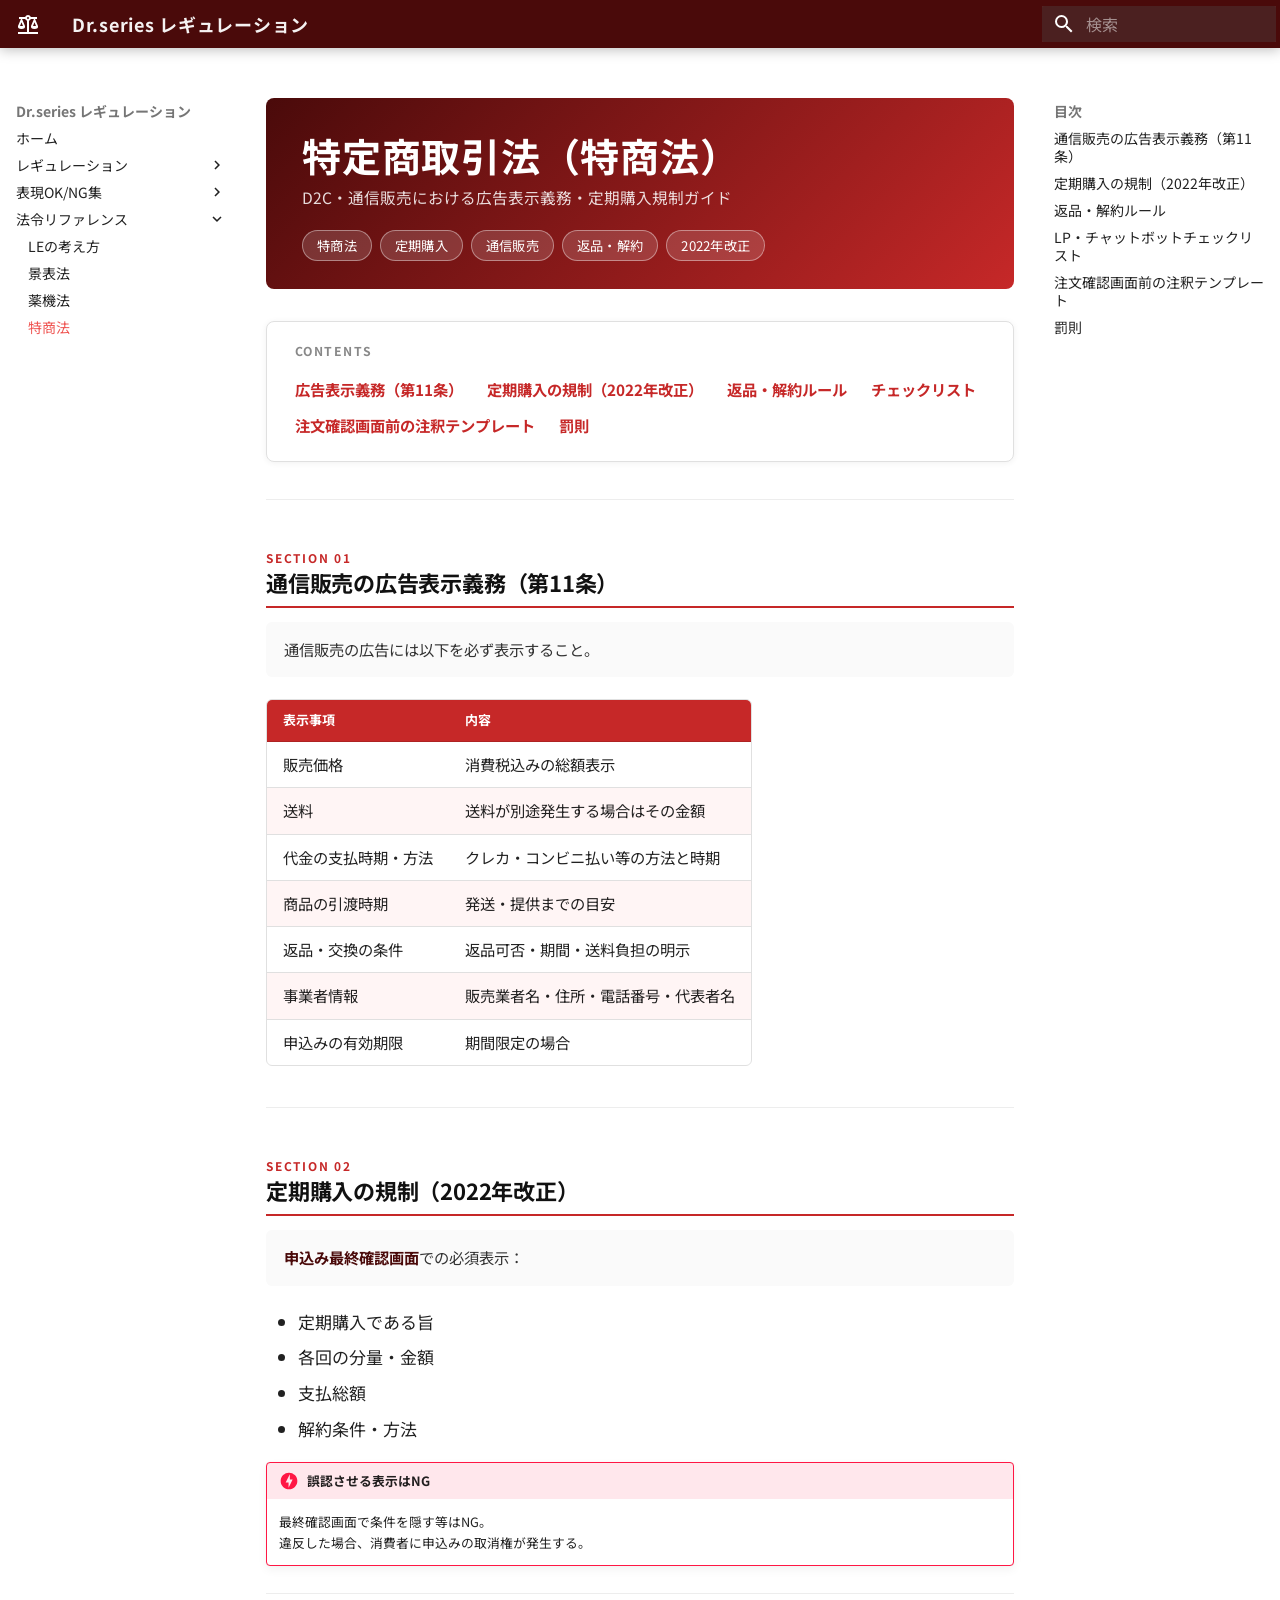
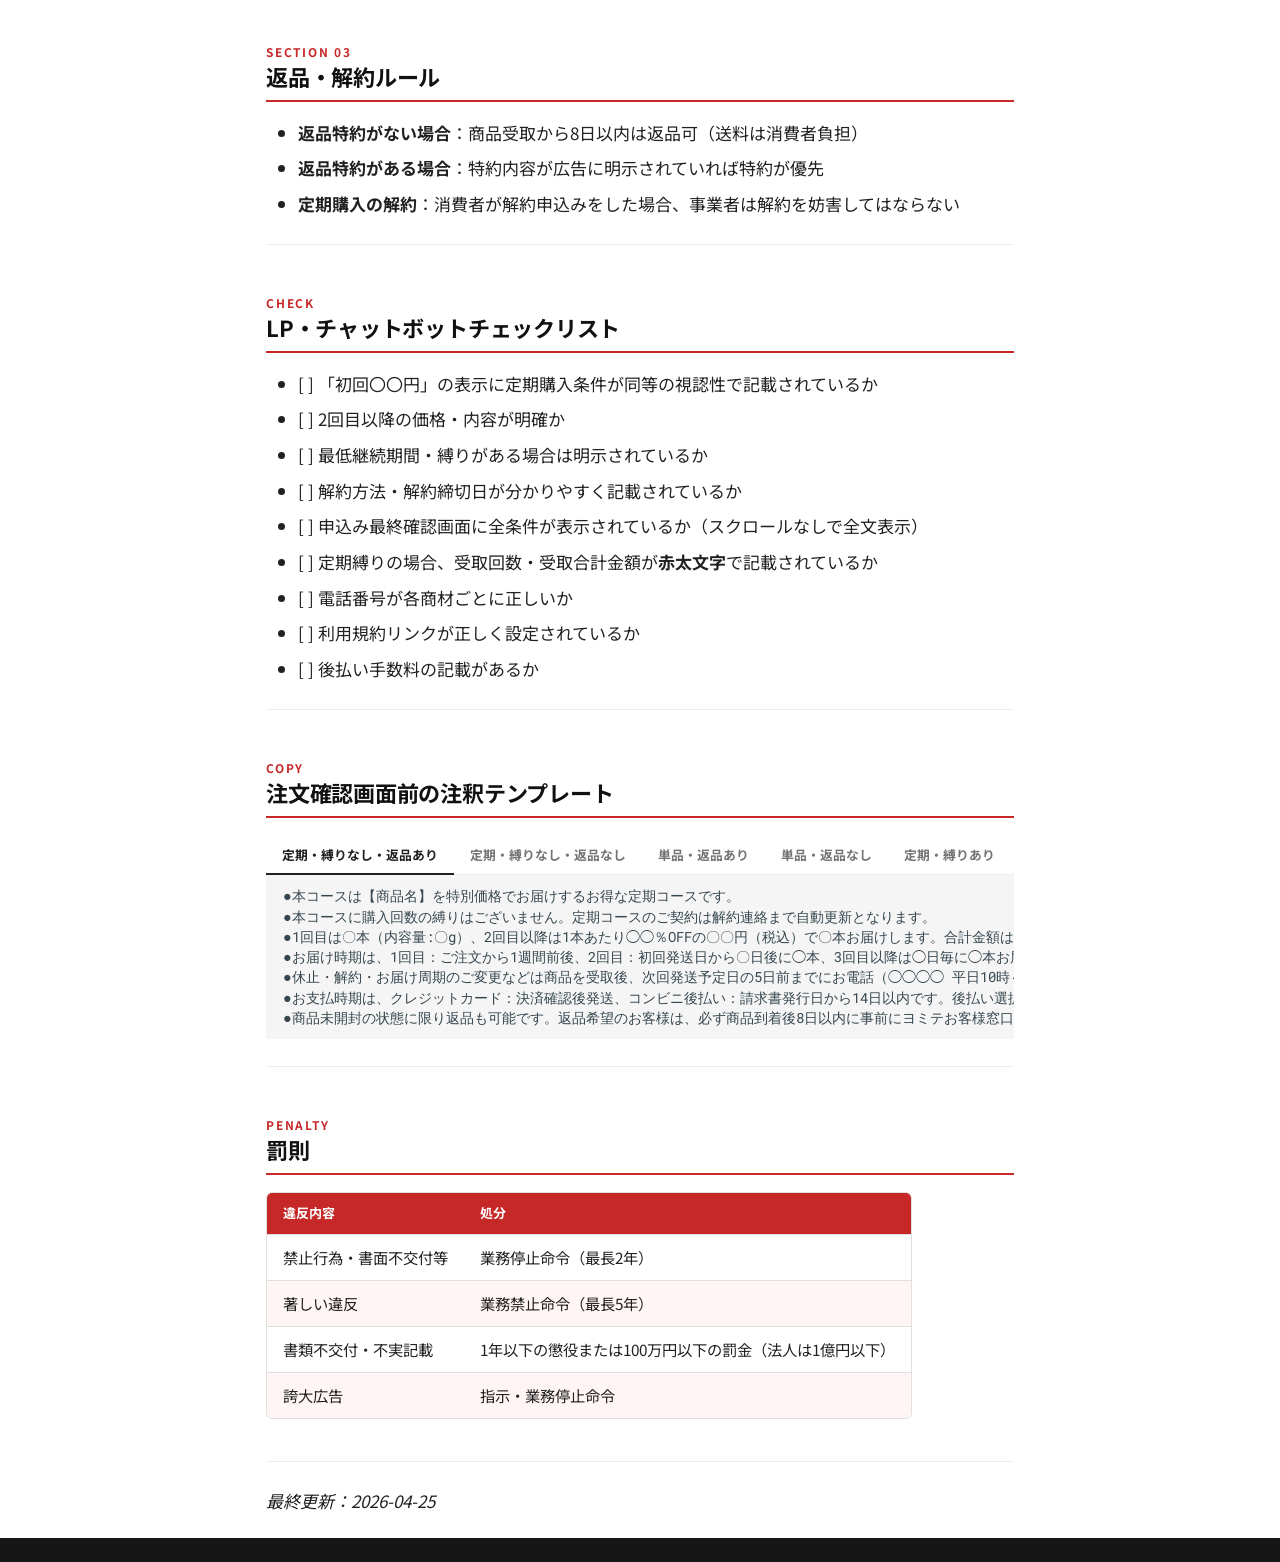
<file: law/tokushohou/index.html>
<!doctype html>
<html lang="ja" class="no-js">
  <head>
    
      <meta charset="utf-8">
      <meta name="viewport" content="width=device-width,initial-scale=1">
      
        <meta name="description" content="Dr.series LEチームの法令・広告レギュレーション知識ベース">
      
      
      
      
        <link rel="prev" href="../yakki/">
      
      
      
        
      
      
      <link rel="icon" href="../../assets/images/favicon.png">
      <meta name="generator" content="mkdocs-1.6.1, mkdocs-material-9.7.6">
    
    
      
        <title>特商法 - Dr.series レギュレーション</title>
      
    
    
      <link rel="stylesheet" href="../../assets/stylesheets/main.484c7ddc.min.css">
      
        
        <link rel="stylesheet" href="../../assets/stylesheets/palette.ab4e12ef.min.css">
      
      


    
    
      
    
    
      
        
        
        <link rel="preconnect" href="https://fonts.gstatic.com" crossorigin>
        <link rel="stylesheet" href="https://fonts.googleapis.com/css?family=Noto+Sans+JP:300,300i,400,400i,700,700i%7CRoboto+Mono:400,400i,700,700i&display=fallback">
        <style>:root{--md-text-font:"Noto Sans JP";--md-code-font:"Roboto Mono"}</style>
      
    
    
      <link rel="stylesheet" href="../../stylesheets/extra.css">
    
    <script>__md_scope=new URL("../..",location),__md_hash=e=>[...e].reduce(((e,_)=>(e<<5)-e+_.charCodeAt(0)),0),__md_get=(e,_=localStorage,t=__md_scope)=>JSON.parse(_.getItem(t.pathname+"."+e)),__md_set=(e,_,t=localStorage,a=__md_scope)=>{try{t.setItem(a.pathname+"."+e,JSON.stringify(_))}catch(e){}}</script>
    
      

    
    
  </head>
  
  
    
    
      
    
    
    
    
    <body dir="ltr" data-md-color-scheme="default" data-md-color-primary="red" data-md-color-accent="deep-orange">
  
    
    <input class="md-toggle" data-md-toggle="drawer" type="checkbox" id="__drawer" autocomplete="off">
    <input class="md-toggle" data-md-toggle="search" type="checkbox" id="__search" autocomplete="off">
    <label class="md-overlay" for="__drawer"></label>
    <div data-md-component="skip">
      
        
        <a href="#_1" class="md-skip">
          コンテンツにスキップ
        </a>
      
    </div>
    <div data-md-component="announce">
      
    </div>
    
    
      

  

<header class="md-header md-header--shadow" data-md-component="header">
  <nav class="md-header__inner md-grid" aria-label="ヘッダー">
    <a href="../.." title="Dr.series レギュレーション" class="md-header__button md-logo" aria-label="Dr.series レギュレーション" data-md-component="logo">
      
  
  <svg xmlns="http://www.w3.org/2000/svg" viewBox="0 0 24 24"><path d="M12 3c-1.27 0-2.4.8-2.82 2H3v2h1.95L2 14c-.47 2 1 3 3.5 3s4.06-1 3.5-3L6.05 7h3.12c.33.85.98 1.5 1.83 1.83V20H2v2h20v-2h-9V8.82c.85-.32 1.5-.97 1.82-1.82h3.13L15 14c-.47 2 1 3 3.5 3s4.06-1 3.5-3l-2.95-7H21V5h-6.17C14.4 3.8 13.27 3 12 3m0 2a1 1 0 0 1 1 1 1 1 0 0 1-1 1 1 1 0 0 1-1-1 1 1 0 0 1 1-1m-6.5 5.25L7 14H4zm13 0L20 14h-3z"/></svg>

    </a>
    <label class="md-header__button md-icon" for="__drawer">
      
      <svg xmlns="http://www.w3.org/2000/svg" viewBox="0 0 24 24"><path d="M3 6h18v2H3zm0 5h18v2H3zm0 5h18v2H3z"/></svg>
    </label>
    <div class="md-header__title" data-md-component="header-title">
      <div class="md-header__ellipsis">
        <div class="md-header__topic">
          <span class="md-ellipsis">
            Dr.series レギュレーション
          </span>
        </div>
        <div class="md-header__topic" data-md-component="header-topic">
          <span class="md-ellipsis">
            
              特商法
            
          </span>
        </div>
      </div>
    </div>
    
      
        <form class="md-header__option" data-md-component="palette">
  
    
    
    
    <input class="md-option" data-md-color-media="" data-md-color-scheme="default" data-md-color-primary="red" data-md-color-accent="deep-orange"  aria-hidden="true"  type="radio" name="__palette" id="__palette_0">
    
  
</form>
      
    
    
      <script>var palette=__md_get("__palette");if(palette&&palette.color){if("(prefers-color-scheme)"===palette.color.media){var media=matchMedia("(prefers-color-scheme: light)"),input=document.querySelector(media.matches?"[data-md-color-media='(prefers-color-scheme: light)']":"[data-md-color-media='(prefers-color-scheme: dark)']");palette.color.media=input.getAttribute("data-md-color-media"),palette.color.scheme=input.getAttribute("data-md-color-scheme"),palette.color.primary=input.getAttribute("data-md-color-primary"),palette.color.accent=input.getAttribute("data-md-color-accent")}for(var[key,value]of Object.entries(palette.color))document.body.setAttribute("data-md-color-"+key,value)}</script>
    
    
    
      
      
        <label class="md-header__button md-icon" for="__search">
          
          <svg xmlns="http://www.w3.org/2000/svg" viewBox="0 0 24 24"><path d="M9.5 3A6.5 6.5 0 0 1 16 9.5c0 1.61-.59 3.09-1.56 4.23l.27.27h.79l5 5-1.5 1.5-5-5v-.79l-.27-.27A6.52 6.52 0 0 1 9.5 16 6.5 6.5 0 0 1 3 9.5 6.5 6.5 0 0 1 9.5 3m0 2C7 5 5 7 5 9.5S7 14 9.5 14 14 12 14 9.5 12 5 9.5 5"/></svg>
        </label>
        <div class="md-search" data-md-component="search" role="dialog">
  <label class="md-search__overlay" for="__search"></label>
  <div class="md-search__inner" role="search">
    <form class="md-search__form" name="search">
      <input type="text" class="md-search__input" name="query" aria-label="検索" placeholder="検索" autocapitalize="off" autocorrect="off" autocomplete="off" spellcheck="false" data-md-component="search-query" required>
      <label class="md-search__icon md-icon" for="__search">
        
        <svg xmlns="http://www.w3.org/2000/svg" viewBox="0 0 24 24"><path d="M9.5 3A6.5 6.5 0 0 1 16 9.5c0 1.61-.59 3.09-1.56 4.23l.27.27h.79l5 5-1.5 1.5-5-5v-.79l-.27-.27A6.52 6.52 0 0 1 9.5 16 6.5 6.5 0 0 1 3 9.5 6.5 6.5 0 0 1 9.5 3m0 2C7 5 5 7 5 9.5S7 14 9.5 14 14 12 14 9.5 12 5 9.5 5"/></svg>
        
        <svg xmlns="http://www.w3.org/2000/svg" viewBox="0 0 24 24"><path d="M20 11v2H8l5.5 5.5-1.42 1.42L4.16 12l7.92-7.92L13.5 5.5 8 11z"/></svg>
      </label>
      <nav class="md-search__options" aria-label="検索">
        
          <a href="javascript:void(0)" class="md-search__icon md-icon" title="共有" aria-label="共有" data-clipboard data-clipboard-text="" data-md-component="search-share" tabindex="-1">
            
            <svg xmlns="http://www.w3.org/2000/svg" viewBox="0 0 24 24"><path d="M18 16.08c-.76 0-1.44.3-1.96.77L8.91 12.7c.05-.23.09-.46.09-.7s-.04-.47-.09-.7l7.05-4.11c.54.5 1.25.81 2.04.81a3 3 0 0 0 3-3 3 3 0 0 0-3-3 3 3 0 0 0-3 3c0 .24.04.47.09.7L8.04 9.81C7.5 9.31 6.79 9 6 9a3 3 0 0 0-3 3 3 3 0 0 0 3 3c.79 0 1.5-.31 2.04-.81l7.12 4.15c-.05.21-.08.43-.08.66 0 1.61 1.31 2.91 2.92 2.91s2.92-1.3 2.92-2.91A2.92 2.92 0 0 0 18 16.08"/></svg>
          </a>
        
        <button type="reset" class="md-search__icon md-icon" title="クリア" aria-label="クリア" tabindex="-1">
          
          <svg xmlns="http://www.w3.org/2000/svg" viewBox="0 0 24 24"><path d="M19 6.41 17.59 5 12 10.59 6.41 5 5 6.41 10.59 12 5 17.59 6.41 19 12 13.41 17.59 19 19 17.59 13.41 12z"/></svg>
        </button>
      </nav>
      
    </form>
    <div class="md-search__output">
      <div class="md-search__scrollwrap" tabindex="0" data-md-scrollfix>
        <div class="md-search-result" data-md-component="search-result">
          <div class="md-search-result__meta">
            検索を初期化
          </div>
          <ol class="md-search-result__list" role="presentation"></ol>
        </div>
      </div>
    </div>
  </div>
</div>
      
    
    
  </nav>
  
</header>
    
    <div class="md-container" data-md-component="container">
      
      
        
          
        
      
      <main class="md-main" data-md-component="main">
        <div class="md-main__inner md-grid">
          
            
              
              <div class="md-sidebar md-sidebar--primary" data-md-component="sidebar" data-md-type="navigation" >
                <div class="md-sidebar__scrollwrap">
                  <div class="md-sidebar__inner">
                    



<nav class="md-nav md-nav--primary" aria-label="ナビゲーション" data-md-level="0">
  <label class="md-nav__title" for="__drawer">
    <a href="../.." title="Dr.series レギュレーション" class="md-nav__button md-logo" aria-label="Dr.series レギュレーション" data-md-component="logo">
      
  
  <svg xmlns="http://www.w3.org/2000/svg" viewBox="0 0 24 24"><path d="M12 3c-1.27 0-2.4.8-2.82 2H3v2h1.95L2 14c-.47 2 1 3 3.5 3s4.06-1 3.5-3L6.05 7h3.12c.33.85.98 1.5 1.83 1.83V20H2v2h20v-2h-9V8.82c.85-.32 1.5-.97 1.82-1.82h3.13L15 14c-.47 2 1 3 3.5 3s4.06-1 3.5-3l-2.95-7H21V5h-6.17C14.4 3.8 13.27 3 12 3m0 2a1 1 0 0 1 1 1 1 1 0 0 1-1 1 1 1 0 0 1-1-1 1 1 0 0 1 1-1m-6.5 5.25L7 14H4zm13 0L20 14h-3z"/></svg>

    </a>
    Dr.series レギュレーション
  </label>
  
  <ul class="md-nav__list" data-md-scrollfix>
    
      
      
  
  
  
  
    <li class="md-nav__item">
      <a href="../.." class="md-nav__link">
        
  
  
  <span class="md-ellipsis">
    
  
    ホーム
  

    
  </span>
  
  

      </a>
    </li>
  

    
      
      
  
  
  
  
    
    
    
    
    
    <li class="md-nav__item md-nav__item--nested">
      
        
        
        <input class="md-nav__toggle md-toggle " type="checkbox" id="__nav_2" >
        
          
          <label class="md-nav__link" for="__nav_2" id="__nav_2_label" tabindex="0">
            
  
  
  <span class="md-ellipsis">
    
  
    レギュレーション
  

    
  </span>
  
  

            <span class="md-nav__icon md-icon"></span>
          </label>
        
        <nav class="md-nav" data-md-level="1" aria-labelledby="__nav_2_label" aria-expanded="false">
          <label class="md-nav__title" for="__nav_2">
            <span class="md-nav__icon md-icon"></span>
            
  
    レギュレーション
  

          </label>
          <ul class="md-nav__list" data-md-scrollfix>
            
              
                
  
  
  
  
    <li class="md-nav__item">
      <a href="../../products/acetect/" class="md-nav__link">
        
  
  
  <span class="md-ellipsis">
    
  
    アセテクト
  

    
  </span>
  
  

      </a>
    </li>
  

              
            
          </ul>
        </nav>
      
    </li>
  

    
      
      
  
  
  
  
    
    
    
    
    
    <li class="md-nav__item md-nav__item--nested">
      
        
        
        <input class="md-nav__toggle md-toggle " type="checkbox" id="__nav_3" >
        
          
          <label class="md-nav__link" for="__nav_3" id="__nav_3_label" tabindex="0">
            
  
  
  <span class="md-ellipsis">
    
  
    表現OK/NG集
  

    
  </span>
  
  

            <span class="md-nav__icon md-icon"></span>
          </label>
        
        <nav class="md-nav" data-md-level="1" aria-labelledby="__nav_3_label" aria-expanded="false">
          <label class="md-nav__title" for="__nav_3">
            <span class="md-nav__icon md-icon"></span>
            
  
    表現OK/NG集
  

          </label>
          <ul class="md-nav__list" data-md-scrollfix>
            
              
                
  
  
  
  
    <li class="md-nav__item">
      <a href="../../products/acetect-expressions/" class="md-nav__link">
        
  
  
  <span class="md-ellipsis">
    
  
    アセテクト
  

    
  </span>
  
  

      </a>
    </li>
  

              
            
          </ul>
        </nav>
      
    </li>
  

    
      
      
  
  
    
  
  
  
    
    
    
    
    
    <li class="md-nav__item md-nav__item--active md-nav__item--nested">
      
        
        
        <input class="md-nav__toggle md-toggle " type="checkbox" id="__nav_4" checked>
        
          
          <label class="md-nav__link" for="__nav_4" id="__nav_4_label" tabindex="0">
            
  
  
  <span class="md-ellipsis">
    
  
    法令リファレンス
  

    
  </span>
  
  

            <span class="md-nav__icon md-icon"></span>
          </label>
        
        <nav class="md-nav" data-md-level="1" aria-labelledby="__nav_4_label" aria-expanded="true">
          <label class="md-nav__title" for="__nav_4">
            <span class="md-nav__icon md-icon"></span>
            
  
    法令リファレンス
  

          </label>
          <ul class="md-nav__list" data-md-scrollfix>
            
              
                
  
  
  
  
    <li class="md-nav__item">
      <a href="../../le-philosophy/" class="md-nav__link">
        
  
  
  <span class="md-ellipsis">
    
  
    LEの考え方
  

    
  </span>
  
  

      </a>
    </li>
  

              
            
              
                
  
  
  
  
    <li class="md-nav__item">
      <a href="../keihyohou/" class="md-nav__link">
        
  
  
  <span class="md-ellipsis">
    
  
    景表法
  

    
  </span>
  
  

      </a>
    </li>
  

              
            
              
                
  
  
  
  
    <li class="md-nav__item">
      <a href="../yakki/" class="md-nav__link">
        
  
  
  <span class="md-ellipsis">
    
  
    薬機法
  

    
  </span>
  
  

      </a>
    </li>
  

              
            
              
                
  
  
    
  
  
  
    <li class="md-nav__item md-nav__item--active">
      
      <input class="md-nav__toggle md-toggle" type="checkbox" id="__toc">
      
      
        
      
      
        <label class="md-nav__link md-nav__link--active" for="__toc">
          
  
  
  <span class="md-ellipsis">
    
  
    特商法
  

    
  </span>
  
  

          <span class="md-nav__icon md-icon"></span>
        </label>
      
      <a href="./" class="md-nav__link md-nav__link--active">
        
  
  
  <span class="md-ellipsis">
    
  
    特商法
  

    
  </span>
  
  

      </a>
      
        

<nav class="md-nav md-nav--secondary" aria-label="目次">
  
  
  
    
  
  
    <label class="md-nav__title" for="__toc">
      <span class="md-nav__icon md-icon"></span>
      目次
    </label>
    <ul class="md-nav__list" data-md-component="toc" data-md-scrollfix>
      
        <li class="md-nav__item">
  <a href="#11" class="md-nav__link">
    <span class="md-ellipsis">
      
        通信販売の広告表示義務（第11条）
      
    </span>
  </a>
  
</li>
      
        <li class="md-nav__item">
  <a href="#2022" class="md-nav__link">
    <span class="md-ellipsis">
      
        定期購入の規制（2022年改正）
      
    </span>
  </a>
  
</li>
      
        <li class="md-nav__item">
  <a href="#_2" class="md-nav__link">
    <span class="md-ellipsis">
      
        返品・解約ルール
      
    </span>
  </a>
  
</li>
      
        <li class="md-nav__item">
  <a href="#lp" class="md-nav__link">
    <span class="md-ellipsis">
      
        LP・チャットボットチェックリスト
      
    </span>
  </a>
  
</li>
      
        <li class="md-nav__item">
  <a href="#_3" class="md-nav__link">
    <span class="md-ellipsis">
      
        注文確認画面前の注釈テンプレート
      
    </span>
  </a>
  
</li>
      
        <li class="md-nav__item">
  <a href="#_4" class="md-nav__link">
    <span class="md-ellipsis">
      
        罰則
      
    </span>
  </a>
  
</li>
      
    </ul>
  
</nav>
      
    </li>
  

              
            
          </ul>
        </nav>
      
    </li>
  

    
  </ul>
</nav>
                  </div>
                </div>
              </div>
            
            
              
              <div class="md-sidebar md-sidebar--secondary" data-md-component="sidebar" data-md-type="toc" >
                <div class="md-sidebar__scrollwrap">
                  <div class="md-sidebar__inner">
                    

<nav class="md-nav md-nav--secondary" aria-label="目次">
  
  
  
    
  
  
    <label class="md-nav__title" for="__toc">
      <span class="md-nav__icon md-icon"></span>
      目次
    </label>
    <ul class="md-nav__list" data-md-component="toc" data-md-scrollfix>
      
        <li class="md-nav__item">
  <a href="#11" class="md-nav__link">
    <span class="md-ellipsis">
      
        通信販売の広告表示義務（第11条）
      
    </span>
  </a>
  
</li>
      
        <li class="md-nav__item">
  <a href="#2022" class="md-nav__link">
    <span class="md-ellipsis">
      
        定期購入の規制（2022年改正）
      
    </span>
  </a>
  
</li>
      
        <li class="md-nav__item">
  <a href="#_2" class="md-nav__link">
    <span class="md-ellipsis">
      
        返品・解約ルール
      
    </span>
  </a>
  
</li>
      
        <li class="md-nav__item">
  <a href="#lp" class="md-nav__link">
    <span class="md-ellipsis">
      
        LP・チャットボットチェックリスト
      
    </span>
  </a>
  
</li>
      
        <li class="md-nav__item">
  <a href="#_3" class="md-nav__link">
    <span class="md-ellipsis">
      
        注文確認画面前の注釈テンプレート
      
    </span>
  </a>
  
</li>
      
        <li class="md-nav__item">
  <a href="#_4" class="md-nav__link">
    <span class="md-ellipsis">
      
        罰則
      
    </span>
  </a>
  
</li>
      
    </ul>
  
</nav>
                  </div>
                </div>
              </div>
            
          
          
            <div class="md-content" data-md-component="content">
              
              <article class="md-content__inner md-typeset">
                
                  



<div class="product-header">
<h1 id="_1">特定商取引法（特商法）<a class="headerlink" href="#_1" title="Permanent link">&para;</a></h1>
<div class="subtitle">D2C・通信販売における広告表示義務・定期購入規制ガイド</div>
<div class="product-tags">
  <span class="product-tag">特商法</span>
  <span class="product-tag">定期購入</span>
  <span class="product-tag">通信販売</span>
  <span class="product-tag">返品・解約</span>
  <span class="product-tag">2022年改正</span>
</div>
</div>
<div class="contents-card">
<div class="contents-title">CONTENTS</div>
<div class="contents-links">
  <a href="#display">広告表示義務（第11条）</a>
  <a href="#teiki">定期購入の規制（2022年改正）</a>
  <a href="#return">返品・解約ルール</a>
  <a href="#checklist">チェックリスト</a>
  <a href="#templates">注文確認画面前の注釈テンプレート</a>
  <a href="#penalty">罰則</a>
</div>
</div>

<hr />
<div class="section-label" id="display">SECTION 01</div>

<h2 id="11">通信販売の広告表示義務（第11条）<a class="headerlink" href="#11" title="Permanent link">&para;</a></h2>
<p>通信販売の広告には以下を必ず表示すること。</p>
<table>
<thead>
<tr>
<th>表示事項</th>
<th>内容</th>
</tr>
</thead>
<tbody>
<tr>
<td>販売価格</td>
<td>消費税込みの総額表示</td>
</tr>
<tr>
<td>送料</td>
<td>送料が別途発生する場合はその金額</td>
</tr>
<tr>
<td>代金の支払時期・方法</td>
<td>クレカ・コンビニ払い等の方法と時期</td>
</tr>
<tr>
<td>商品の引渡時期</td>
<td>発送・提供までの目安</td>
</tr>
<tr>
<td>返品・交換の条件</td>
<td>返品可否・期間・送料負担の明示</td>
</tr>
<tr>
<td>事業者情報</td>
<td>販売業者名・住所・電話番号・代表者名</td>
</tr>
<tr>
<td>申込みの有効期限</td>
<td>期間限定の場合</td>
</tr>
</tbody>
</table>
<hr />
<div class="section-label" id="teiki">SECTION 02</div>

<h2 id="2022">定期購入の規制（2022年改正）<a class="headerlink" href="#2022" title="Permanent link">&para;</a></h2>
<p><strong>申込み最終確認画面</strong>での必須表示：</p>
<ul>
<li>定期購入である旨</li>
<li>各回の分量・金額</li>
<li>支払総額</li>
<li>解約条件・方法</li>
</ul>
<div class="admonition danger">
<p class="admonition-title">誤認させる表示はNG</p>
<p>最終確認画面で条件を隠す等はNG。<br />
違反した場合、消費者に申込みの取消権が発生する。</p>
</div>
<hr />
<div class="section-label" id="return">SECTION 03</div>

<h2 id="_2">返品・解約ルール<a class="headerlink" href="#_2" title="Permanent link">&para;</a></h2>
<ul>
<li><strong>返品特約がない場合</strong>：商品受取から8日以内は返品可（送料は消費者負担）</li>
<li><strong>返品特約がある場合</strong>：特約内容が広告に明示されていれば特約が優先</li>
<li><strong>定期購入の解約</strong>：消費者が解約申込みをした場合、事業者は解約を妨害してはならない</li>
</ul>
<hr />
<div class="section-label" id="checklist">CHECK</div>

<h2 id="lp">LP・チャットボットチェックリスト<a class="headerlink" href="#lp" title="Permanent link">&para;</a></h2>
<ul>
<li>[ ] 「初回〇〇円」の表示に定期購入条件が同等の視認性で記載されているか</li>
<li>[ ] 2回目以降の価格・内容が明確か</li>
<li>[ ] 最低継続期間・縛りがある場合は明示されているか</li>
<li>[ ] 解約方法・解約締切日が分かりやすく記載されているか</li>
<li>[ ] 申込み最終確認画面に全条件が表示されているか（スクロールなしで全文表示）</li>
<li>[ ] 定期縛りの場合、受取回数・受取合計金額が<strong>赤太文字</strong>で記載されているか</li>
<li>[ ] 電話番号が各商材ごとに正しいか</li>
<li>[ ] 利用規約リンクが正しく設定されているか</li>
<li>[ ] 後払い手数料の記載があるか</li>
</ul>
<hr />
<div class="section-label" id="templates">COPY</div>

<h2 id="_3">注文確認画面前の注釈テンプレート<a class="headerlink" href="#_3" title="Permanent link">&para;</a></h2>
<div class="tabbed-set tabbed-alternate" data-tabs="1:5"><input checked="checked" id="__tabbed_1_1" name="__tabbed_1" type="radio" /><input id="__tabbed_1_2" name="__tabbed_1" type="radio" /><input id="__tabbed_1_3" name="__tabbed_1" type="radio" /><input id="__tabbed_1_4" name="__tabbed_1" type="radio" /><input id="__tabbed_1_5" name="__tabbed_1" type="radio" /><div class="tabbed-labels"><label for="__tabbed_1_1">定期・縛りなし・返品あり</label><label for="__tabbed_1_2">定期・縛りなし・返品なし</label><label for="__tabbed_1_3">単品・返品あり</label><label for="__tabbed_1_4">単品・返品なし</label><label for="__tabbed_1_5">定期・縛りあり</label></div>
<div class="tabbed-content">
<div class="tabbed-block">
<div class="highlight"><pre><span></span><code>●本コースは【商品名】を特別価格でお届けするお得な定期コースです。
●本コースに購入回数の縛りはございません。定期コースのご契約は解約連絡まで自動更新となります。
●1回目は〇本（内容量:〇g）、2回目以降は1本あたり◯◯％OFFの〇〇円（税込）で〇本お届けします。合計金額は〇〇円(税込)/送料無料です。
●お届け時期は、1回目：ご注文から1週間前後、2回目：初回発送日から〇日後に◯本、3回目以降は◯日毎に◯本お届けします。
●休止・解約・お届け周期のご変更などは商品を受取後、次回発送予定日の5日前までにお電話（◯◯◯◯ 平日10時～13時/14時～17時）またはマイページにてお手続きください。
●お支払時期は、クレジットカード：決済確認後発送、コンビニ後払い：請求書発行日から14日以内です。後払い選択時は別途220円の手数料が発生します。
●商品未開封の状態に限り返品も可能です。返品希望のお客様は、必ず商品到着後8日以内に事前にヨミテお客様窓口までご連絡ください。なお、返品時の送料はお客様負担となります。詳しくは利用規約をご確認ください。
</code></pre></div>
</div>
<div class="tabbed-block">
<div class="highlight"><pre><span></span><code>●本コースは【商品名】を特別価格でお届けするお得な定期コースです。
●本コースに購入回数の縛りはございません。定期コースのご契約は解約連絡まで自動更新となります。
●1回目は〇袋（内容量:〇g）、2回目以降は1袋あたり〇%OFFの〇円で〇袋お届けします。合計金額は〇〇円(税込)/送料無料です。
●お届け時期は、1回目：ご注文から1週間前後、2回目：初回発送日から〇日後に◯袋、3回目以降は◯日毎に◯袋お届けします。
●休止・解約・お届け周期のご変更などは商品を受取後、次回発送予定日の5日前までにお電話（◯◯◯◯ 平日10時～13時/14時～17時）またはマイページにてお手続きください。
●お支払時期は、クレジットカード：決済確認後発送、コンビニ後払い：請求書発行日から14日以内です。後払い選択時は別途220円の手数料が発生します。
●安全性確保の観点から、返品は不可とさせていただいております。詳しくは利用規約をご確認ください。
</code></pre></div>
</div>
<div class="tabbed-block">
<div class="highlight"><pre><span></span><code>●【商品名】は〇個（内容量:〇）の〇〇円（税込）でお届けします。送料無料です。
●お届け時期は、ご注文から1週間前後です。
●お支払時期は、クレジットカード：決済確認後発送、コンビニ後払い：請求書発行日から14日以内です。後払い選択時は別途220円の手数料が発生します。
●商品未開封の状態に限り返品も可能です。返品希望のお客様は、必ず商品到着後8日以内に事前にヨミテお客様窓口までご連絡ください。なお、返品時の送料はお客様負担となります。詳しくは利用規約をご確認ください。
</code></pre></div>
</div>
<div class="tabbed-block">
<div class="highlight"><pre><span></span><code>●【商品名】は〇個（内容量:〇）の〇〇円（税込）でお届けします。送料無料です。
●お届け時期は、ご注文から1週間前後です。
●お支払時期は、クレジットカード：決済確認後発送、コンビニ後払い：請求書発行日から14日以内です。後払い選択時は別途220円の手数料が発生します。
●安全性確保の観点から、返品は不可とさせていただいております。詳しくは利用規約をご確認ください。
</code></pre></div>
</div>
<div class="tabbed-block">
<div class="highlight"><pre><span></span><code>●本コースは【商品名】を特別価格でお届けするお得な定期コースです。
●原則◯回の受け取りがお約束となります。継続お約束期間経過後も定期コースのご契約は解約連絡まで自動更新となります。
●1回目は〇本（内容量:〇g）、2回目以降は1本あたり◯◯％OFFの〇〇円（税込）で〇本お届けします。◯回の受取合計金額は〇〇円（税込）となります。
●お届け時期は、1回目：ご注文から1週間前後、2回目：初回発送日から〇日後に◯本、3回目以降は◯日毎に◯本お届けします。
●休止・◯回受け取り後の解約・お届け周期のご変更などは商品受取後、次回発送予定日の5日前までにお電話（◯◯◯◯ 平日10時～13時/14時～17時）またはマイページにてお手続きください。
●お支払時期は、クレジットカード：決済確認後発送、コンビニ後払い：請求書発行日から14日以内です。後払い選択時は別途220円の手数料が発生します。
●商品未開封の状態に限り返品も可能です。返品希望のお客様は、必ず商品到着後8日以内に事前にヨミテお客様窓口までご連絡ください。なお、返品時の送料はお客様負担となります。詳しくは利用規約をご確認ください。
</code></pre></div>
</div>
</div>
</div>
<hr />
<div class="section-label" id="penalty">PENALTY</div>

<h2 id="_4">罰則<a class="headerlink" href="#_4" title="Permanent link">&para;</a></h2>
<table>
<thead>
<tr>
<th>違反内容</th>
<th>処分</th>
</tr>
</thead>
<tbody>
<tr>
<td>禁止行為・書面不交付等</td>
<td>業務停止命令（最長2年）</td>
</tr>
<tr>
<td>著しい違反</td>
<td>業務禁止命令（最長5年）</td>
</tr>
<tr>
<td>書類不交付・不実記載</td>
<td>1年以下の懲役または100万円以下の罰金（法人は1億円以下）</td>
</tr>
<tr>
<td>誇大広告</td>
<td>指示・業務停止命令</td>
</tr>
</tbody>
</table>
<hr />
<p><em>最終更新：2026-04-25</em></p>












                
              </article>
            </div>
          
          
  <script>var tabs=__md_get("__tabs");if(Array.isArray(tabs))e:for(var set of document.querySelectorAll(".tabbed-set")){var labels=set.querySelector(".tabbed-labels");for(var tab of tabs)for(var label of labels.getElementsByTagName("label"))if(label.innerText.trim()===tab){var input=document.getElementById(label.htmlFor);input.checked=!0;continue e}}</script>

<script>var target=document.getElementById(location.hash.slice(1));target&&target.name&&(target.checked=target.name.startsWith("__tabbed_"))</script>
        </div>
        
          <button type="button" class="md-top md-icon" data-md-component="top" hidden>
  
  <svg xmlns="http://www.w3.org/2000/svg" viewBox="0 0 24 24"><path d="M13 20h-2V8l-5.5 5.5-1.42-1.42L12 4.16l7.92 7.92-1.42 1.42L13 8z"/></svg>
  ページトップへ戻る
</button>
        
      </main>
      
        <footer class="md-footer">
  
  <div class="md-footer-meta md-typeset">
    <div class="md-footer-meta__inner md-grid">
      <div class="md-copyright">
  
  
</div>
      
    </div>
  </div>
</footer>
      
    </div>
    <div class="md-dialog" data-md-component="dialog">
      <div class="md-dialog__inner md-typeset"></div>
    </div>
    
    
    
      
      
      <script id="__config" type="application/json">{"annotate": null, "base": "../..", "features": ["navigation.top", "navigation.instant", "search.highlight", "search.share", "content.tabs.link", "toc.follow"], "search": "../../assets/javascripts/workers/search.2c215733.min.js", "tags": null, "translations": {"clipboard.copied": "\u30b3\u30d4\u30fc\u3057\u307e\u3057\u305f", "clipboard.copy": "\u30af\u30ea\u30c3\u30d7\u30dc\u30fc\u30c9\u3078\u30b3\u30d4\u30fc", "search.result.more.one": "\u3053\u306e\u30da\u30fc\u30b8\u5185\u306b\u3082\u30461\u4ef6\u898b\u3064\u304b\u308a\u307e\u3057\u305f", "search.result.more.other": "\u3053\u306e\u30da\u30fc\u30b8\u5185\u306b\u3042\u3068#\u4ef6\u898b\u3064\u304b\u308a\u307e\u3057\u305f", "search.result.none": "\u4f55\u3082\u898b\u3064\u304b\u308a\u307e\u305b\u3093\u3067\u3057\u305f", "search.result.one": "1\u4ef6\u898b\u3064\u304b\u308a\u307e\u3057\u305f", "search.result.other": "#\u4ef6\u898b\u3064\u304b\u308a\u307e\u3057\u305f", "search.result.placeholder": "\u691c\u7d22\u30ad\u30fc\u30ef\u30fc\u30c9\u3092\u5165\u529b\u3057\u3066\u304f\u3060\u3055\u3044", "search.result.term.missing": "\u691c\u7d22\u306b\u542b\u307e\u308c\u306a\u3044", "select.version": "\u30d0\u30fc\u30b8\u30e7\u30f3\u5207\u308a\u66ff\u3048"}, "version": null}</script>
    
    
      <script src="../../assets/javascripts/bundle.79ae519e.min.js"></script>
      
        <script src="../../javascripts/clean-toc.js"></script>
      
    
  </body>
</html>
</file>
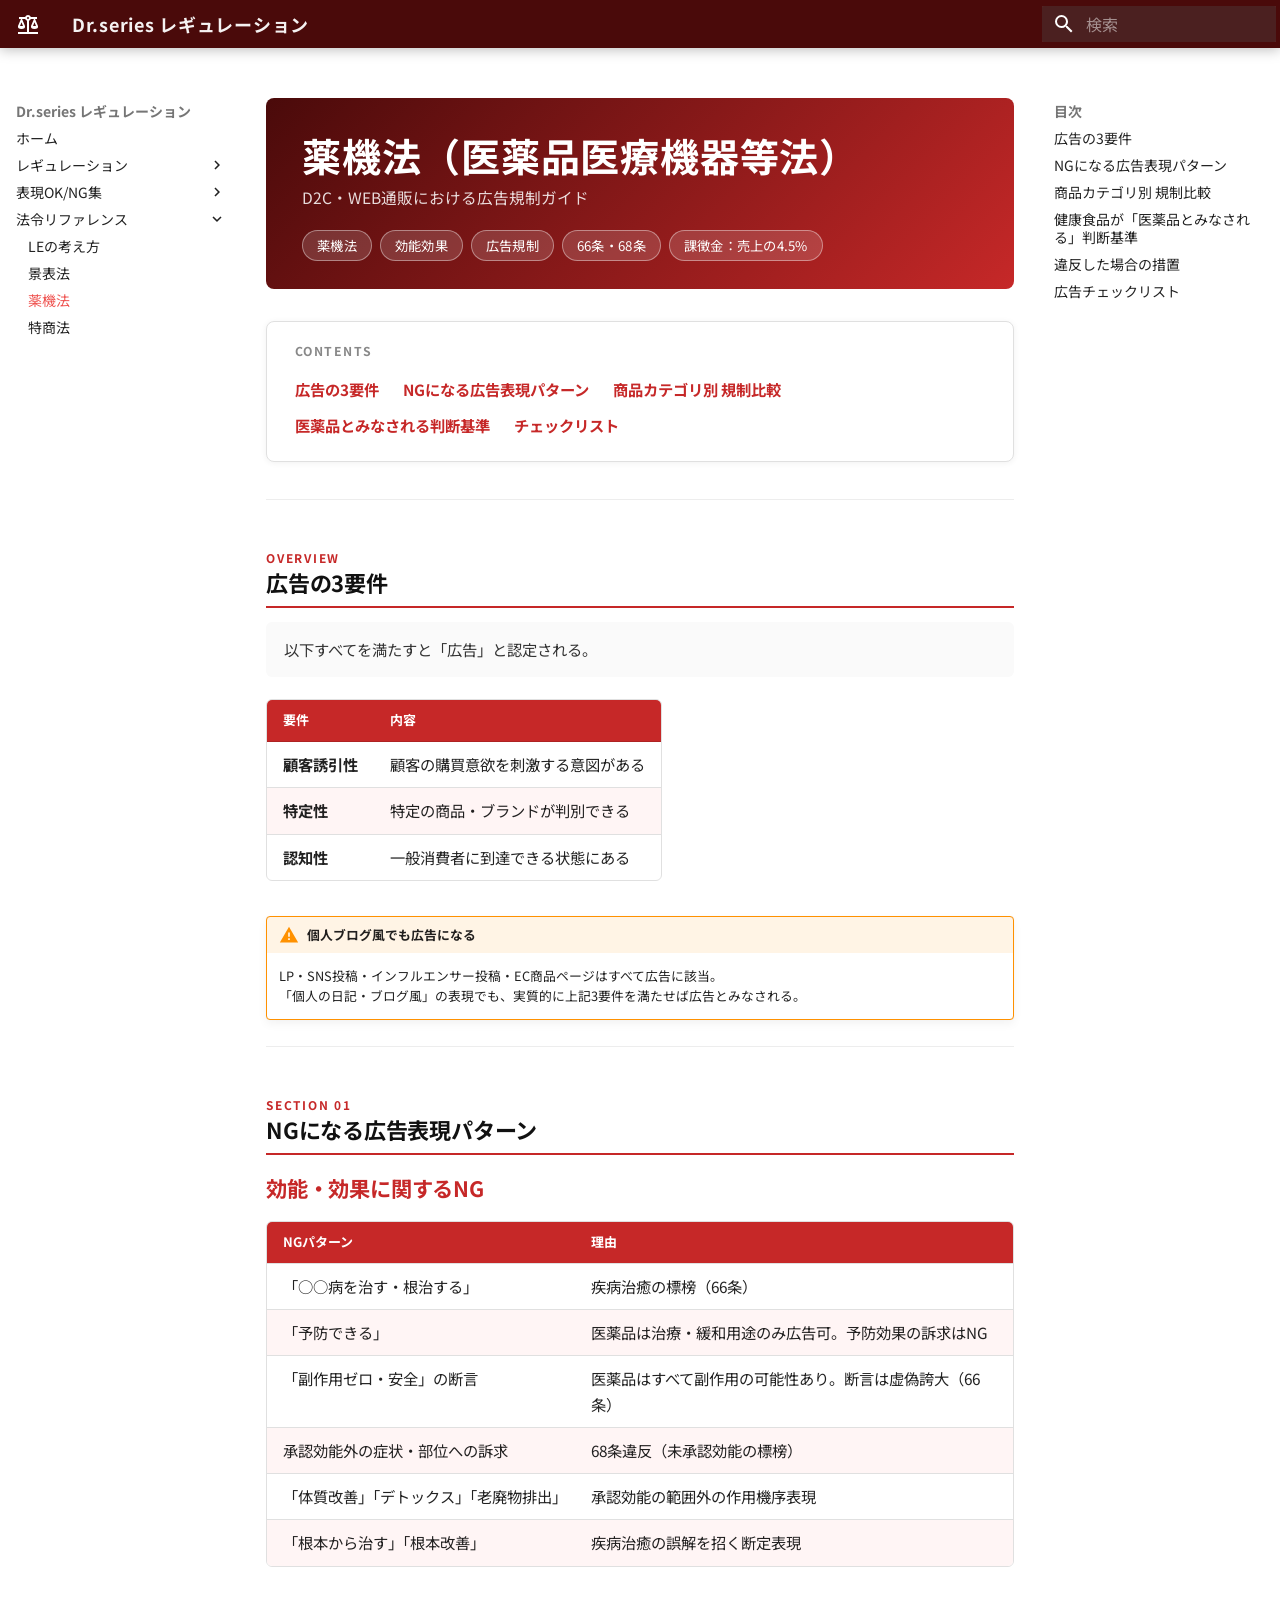
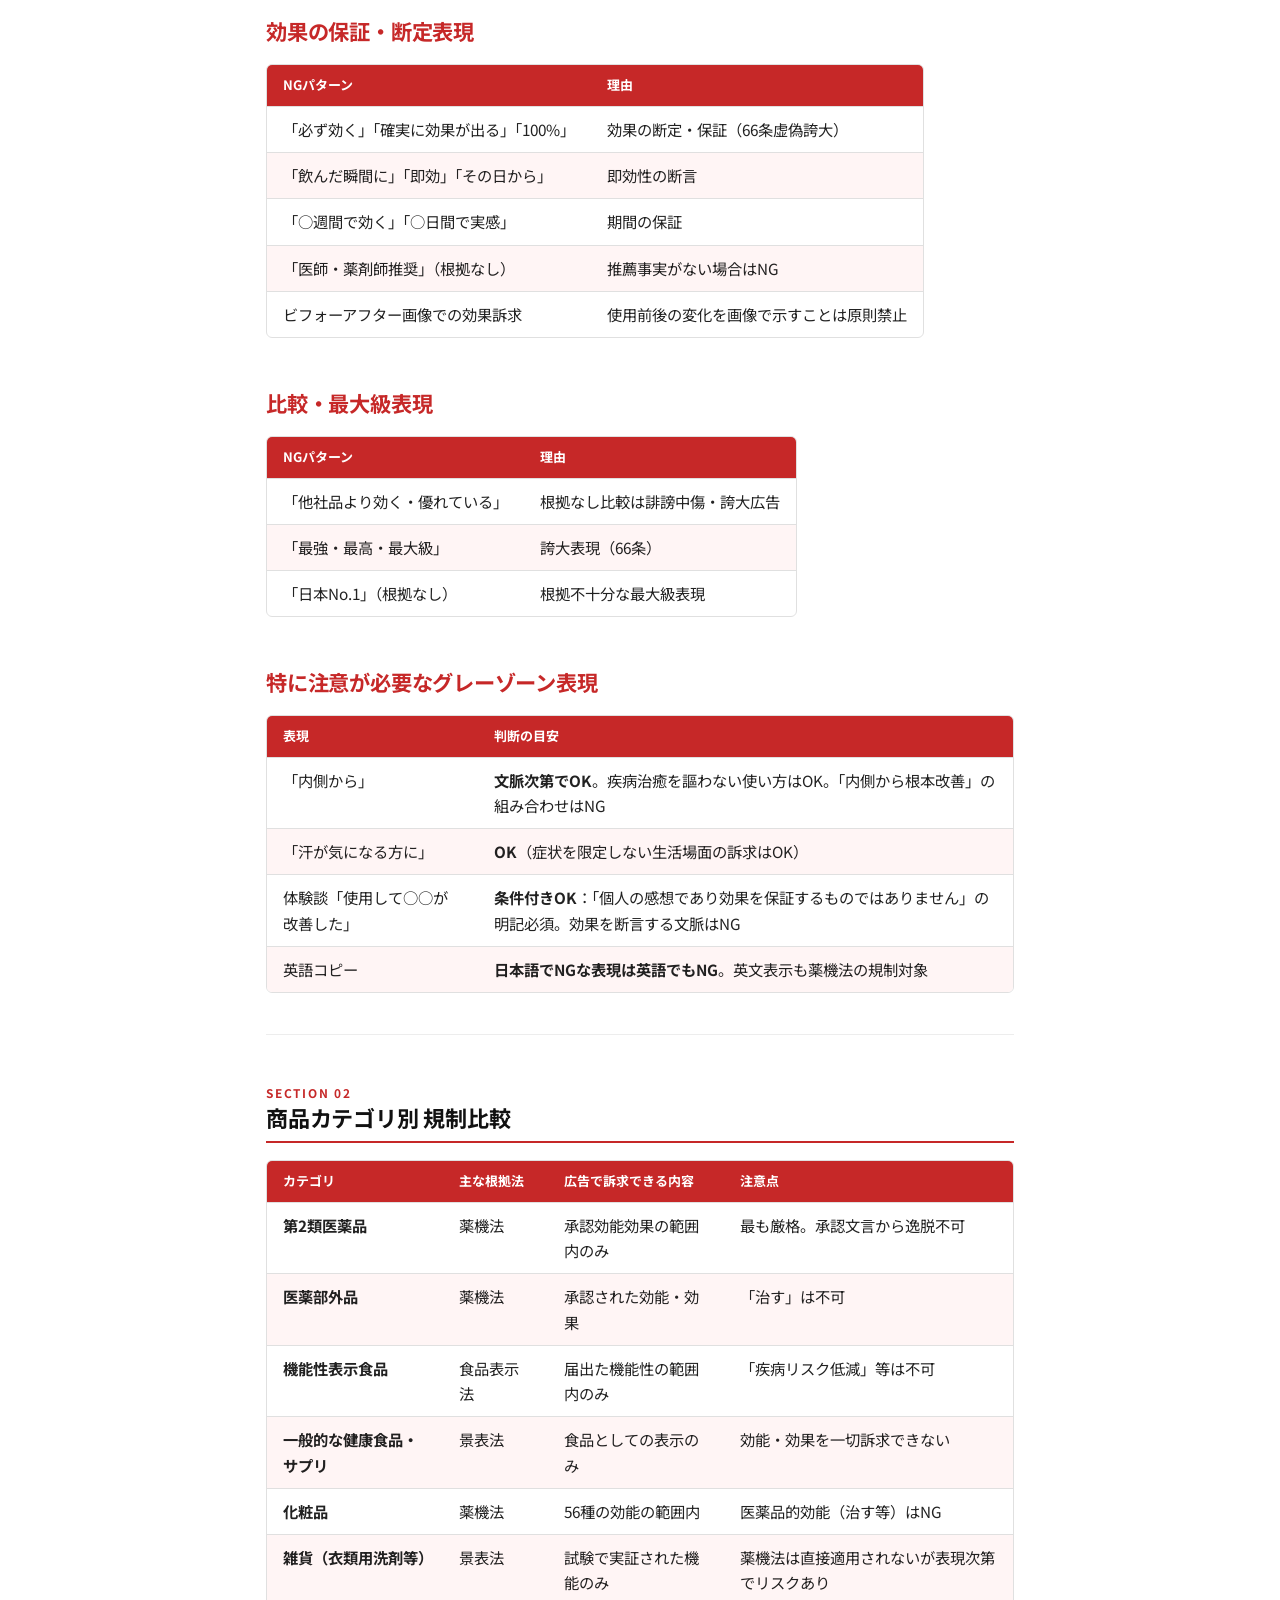
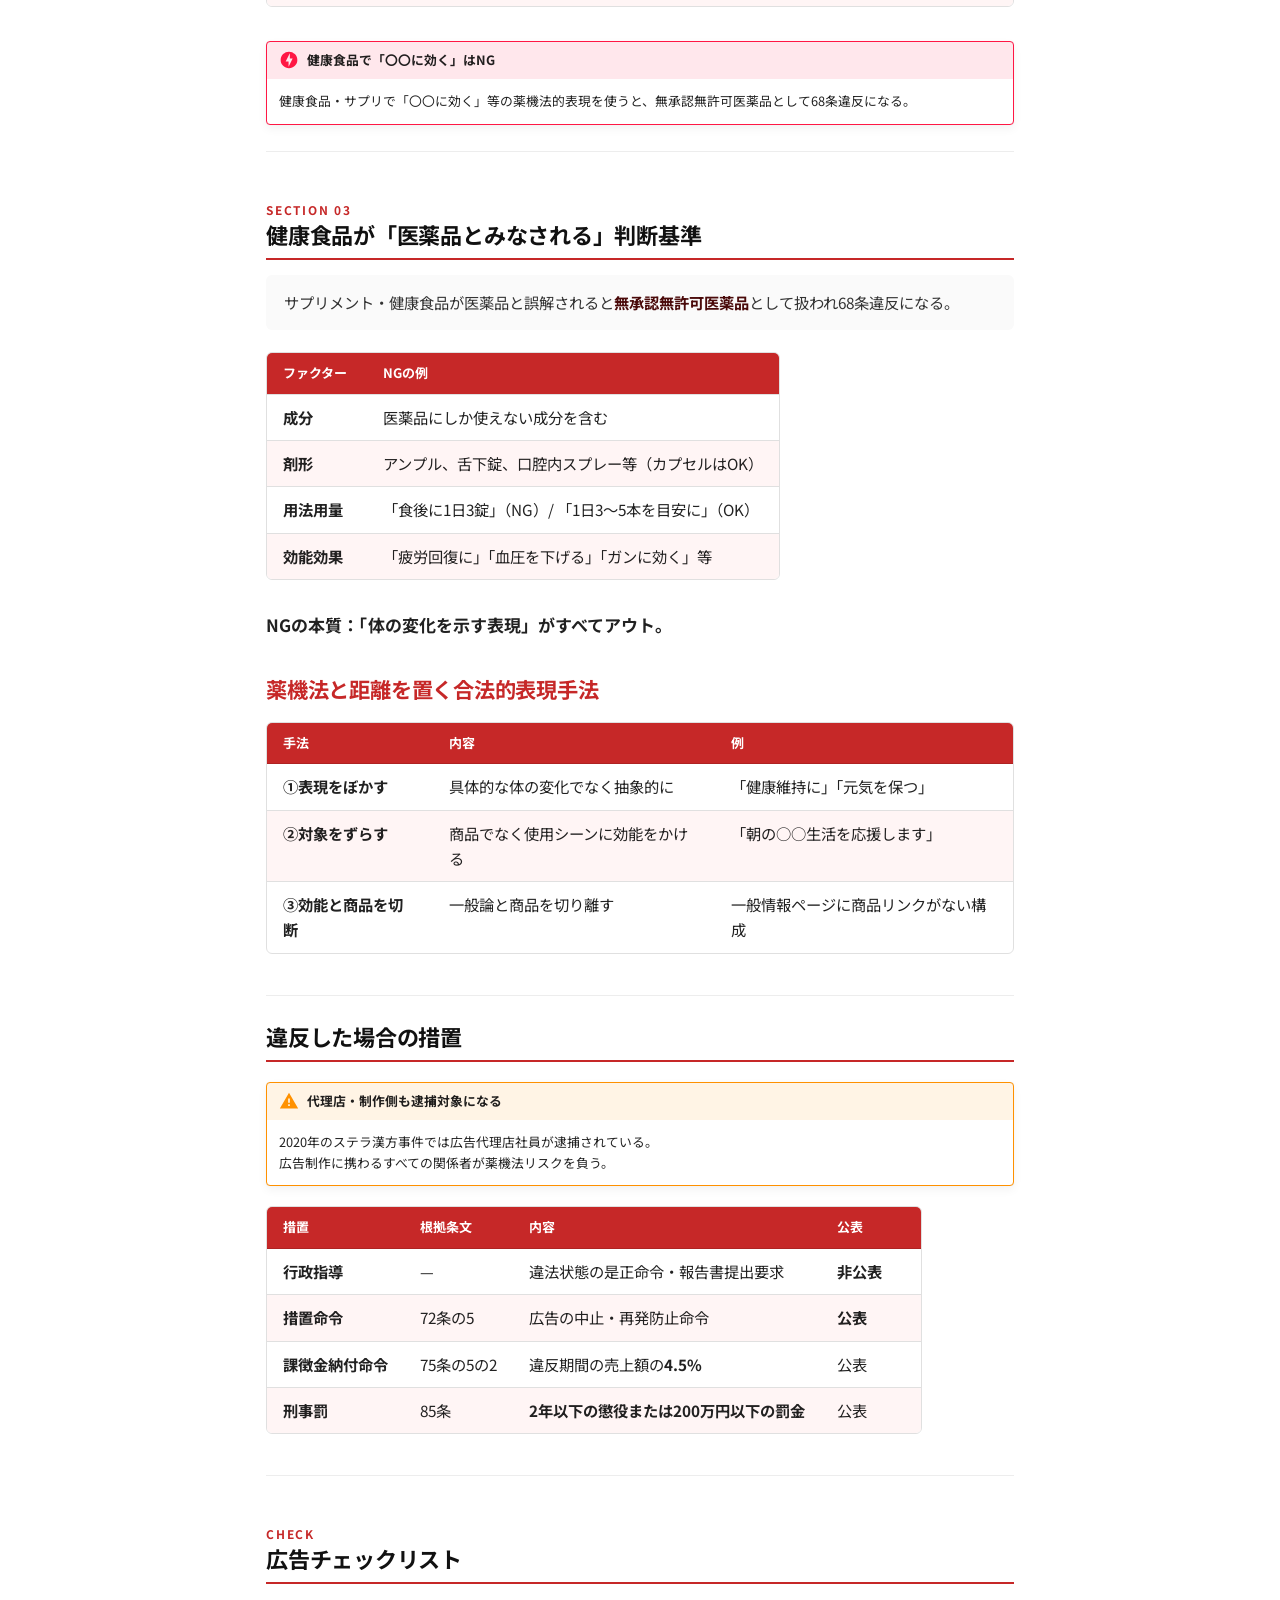
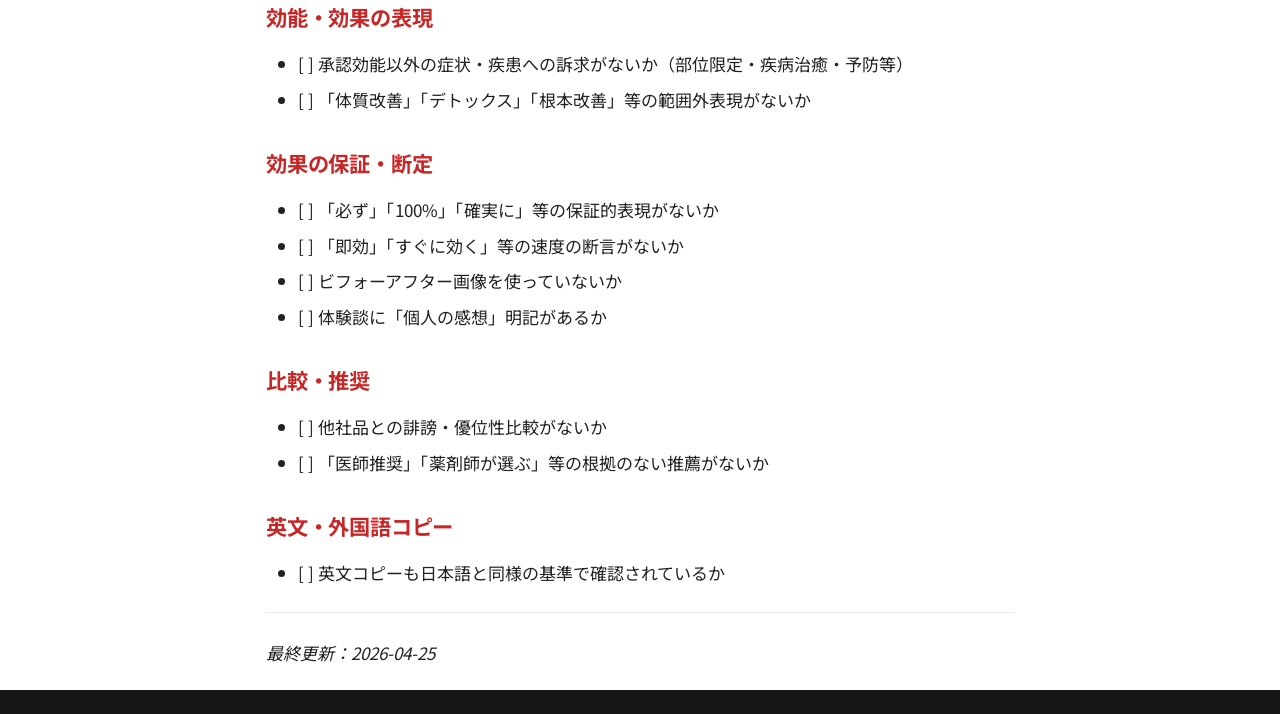
<file: law/yakki/index.html>
<!doctype html>
<html lang="ja" class="no-js">
  <head>
    
      <meta charset="utf-8">
      <meta name="viewport" content="width=device-width,initial-scale=1">
      
        <meta name="description" content="Dr.series LEチームの法令・広告レギュレーション知識ベース">
      
      
      
      
        <link rel="prev" href="../keihyohou/">
      
      
        <link rel="next" href="../tokushohou/">
      
      
        
      
      
      <link rel="icon" href="../../assets/images/favicon.png">
      <meta name="generator" content="mkdocs-1.6.1, mkdocs-material-9.7.6">
    
    
      
        <title>薬機法 - Dr.series レギュレーション</title>
      
    
    
      <link rel="stylesheet" href="../../assets/stylesheets/main.484c7ddc.min.css">
      
        
        <link rel="stylesheet" href="../../assets/stylesheets/palette.ab4e12ef.min.css">
      
      


    
    
      
    
    
      
        
        
        <link rel="preconnect" href="https://fonts.gstatic.com" crossorigin>
        <link rel="stylesheet" href="https://fonts.googleapis.com/css?family=Noto+Sans+JP:300,300i,400,400i,700,700i%7CRoboto+Mono:400,400i,700,700i&display=fallback">
        <style>:root{--md-text-font:"Noto Sans JP";--md-code-font:"Roboto Mono"}</style>
      
    
    
      <link rel="stylesheet" href="../../stylesheets/extra.css">
    
    <script>__md_scope=new URL("../..",location),__md_hash=e=>[...e].reduce(((e,_)=>(e<<5)-e+_.charCodeAt(0)),0),__md_get=(e,_=localStorage,t=__md_scope)=>JSON.parse(_.getItem(t.pathname+"."+e)),__md_set=(e,_,t=localStorage,a=__md_scope)=>{try{t.setItem(a.pathname+"."+e,JSON.stringify(_))}catch(e){}}</script>
    
      

    
    
  </head>
  
  
    
    
      
    
    
    
    
    <body dir="ltr" data-md-color-scheme="default" data-md-color-primary="red" data-md-color-accent="deep-orange">
  
    
    <input class="md-toggle" data-md-toggle="drawer" type="checkbox" id="__drawer" autocomplete="off">
    <input class="md-toggle" data-md-toggle="search" type="checkbox" id="__search" autocomplete="off">
    <label class="md-overlay" for="__drawer"></label>
    <div data-md-component="skip">
      
        
        <a href="#_1" class="md-skip">
          コンテンツにスキップ
        </a>
      
    </div>
    <div data-md-component="announce">
      
    </div>
    
    
      

  

<header class="md-header md-header--shadow" data-md-component="header">
  <nav class="md-header__inner md-grid" aria-label="ヘッダー">
    <a href="../.." title="Dr.series レギュレーション" class="md-header__button md-logo" aria-label="Dr.series レギュレーション" data-md-component="logo">
      
  
  <svg xmlns="http://www.w3.org/2000/svg" viewBox="0 0 24 24"><path d="M12 3c-1.27 0-2.4.8-2.82 2H3v2h1.95L2 14c-.47 2 1 3 3.5 3s4.06-1 3.5-3L6.05 7h3.12c.33.85.98 1.5 1.83 1.83V20H2v2h20v-2h-9V8.82c.85-.32 1.5-.97 1.82-1.82h3.13L15 14c-.47 2 1 3 3.5 3s4.06-1 3.5-3l-2.95-7H21V5h-6.17C14.4 3.8 13.27 3 12 3m0 2a1 1 0 0 1 1 1 1 1 0 0 1-1 1 1 1 0 0 1-1-1 1 1 0 0 1 1-1m-6.5 5.25L7 14H4zm13 0L20 14h-3z"/></svg>

    </a>
    <label class="md-header__button md-icon" for="__drawer">
      
      <svg xmlns="http://www.w3.org/2000/svg" viewBox="0 0 24 24"><path d="M3 6h18v2H3zm0 5h18v2H3zm0 5h18v2H3z"/></svg>
    </label>
    <div class="md-header__title" data-md-component="header-title">
      <div class="md-header__ellipsis">
        <div class="md-header__topic">
          <span class="md-ellipsis">
            Dr.series レギュレーション
          </span>
        </div>
        <div class="md-header__topic" data-md-component="header-topic">
          <span class="md-ellipsis">
            
              薬機法
            
          </span>
        </div>
      </div>
    </div>
    
      
        <form class="md-header__option" data-md-component="palette">
  
    
    
    
    <input class="md-option" data-md-color-media="" data-md-color-scheme="default" data-md-color-primary="red" data-md-color-accent="deep-orange"  aria-hidden="true"  type="radio" name="__palette" id="__palette_0">
    
  
</form>
      
    
    
      <script>var palette=__md_get("__palette");if(palette&&palette.color){if("(prefers-color-scheme)"===palette.color.media){var media=matchMedia("(prefers-color-scheme: light)"),input=document.querySelector(media.matches?"[data-md-color-media='(prefers-color-scheme: light)']":"[data-md-color-media='(prefers-color-scheme: dark)']");palette.color.media=input.getAttribute("data-md-color-media"),palette.color.scheme=input.getAttribute("data-md-color-scheme"),palette.color.primary=input.getAttribute("data-md-color-primary"),palette.color.accent=input.getAttribute("data-md-color-accent")}for(var[key,value]of Object.entries(palette.color))document.body.setAttribute("data-md-color-"+key,value)}</script>
    
    
    
      
      
        <label class="md-header__button md-icon" for="__search">
          
          <svg xmlns="http://www.w3.org/2000/svg" viewBox="0 0 24 24"><path d="M9.5 3A6.5 6.5 0 0 1 16 9.5c0 1.61-.59 3.09-1.56 4.23l.27.27h.79l5 5-1.5 1.5-5-5v-.79l-.27-.27A6.52 6.52 0 0 1 9.5 16 6.5 6.5 0 0 1 3 9.5 6.5 6.5 0 0 1 9.5 3m0 2C7 5 5 7 5 9.5S7 14 9.5 14 14 12 14 9.5 12 5 9.5 5"/></svg>
        </label>
        <div class="md-search" data-md-component="search" role="dialog">
  <label class="md-search__overlay" for="__search"></label>
  <div class="md-search__inner" role="search">
    <form class="md-search__form" name="search">
      <input type="text" class="md-search__input" name="query" aria-label="検索" placeholder="検索" autocapitalize="off" autocorrect="off" autocomplete="off" spellcheck="false" data-md-component="search-query" required>
      <label class="md-search__icon md-icon" for="__search">
        
        <svg xmlns="http://www.w3.org/2000/svg" viewBox="0 0 24 24"><path d="M9.5 3A6.5 6.5 0 0 1 16 9.5c0 1.61-.59 3.09-1.56 4.23l.27.27h.79l5 5-1.5 1.5-5-5v-.79l-.27-.27A6.52 6.52 0 0 1 9.5 16 6.5 6.5 0 0 1 3 9.5 6.5 6.5 0 0 1 9.5 3m0 2C7 5 5 7 5 9.5S7 14 9.5 14 14 12 14 9.5 12 5 9.5 5"/></svg>
        
        <svg xmlns="http://www.w3.org/2000/svg" viewBox="0 0 24 24"><path d="M20 11v2H8l5.5 5.5-1.42 1.42L4.16 12l7.92-7.92L13.5 5.5 8 11z"/></svg>
      </label>
      <nav class="md-search__options" aria-label="検索">
        
          <a href="javascript:void(0)" class="md-search__icon md-icon" title="共有" aria-label="共有" data-clipboard data-clipboard-text="" data-md-component="search-share" tabindex="-1">
            
            <svg xmlns="http://www.w3.org/2000/svg" viewBox="0 0 24 24"><path d="M18 16.08c-.76 0-1.44.3-1.96.77L8.91 12.7c.05-.23.09-.46.09-.7s-.04-.47-.09-.7l7.05-4.11c.54.5 1.25.81 2.04.81a3 3 0 0 0 3-3 3 3 0 0 0-3-3 3 3 0 0 0-3 3c0 .24.04.47.09.7L8.04 9.81C7.5 9.31 6.79 9 6 9a3 3 0 0 0-3 3 3 3 0 0 0 3 3c.79 0 1.5-.31 2.04-.81l7.12 4.15c-.05.21-.08.43-.08.66 0 1.61 1.31 2.91 2.92 2.91s2.92-1.3 2.92-2.91A2.92 2.92 0 0 0 18 16.08"/></svg>
          </a>
        
        <button type="reset" class="md-search__icon md-icon" title="クリア" aria-label="クリア" tabindex="-1">
          
          <svg xmlns="http://www.w3.org/2000/svg" viewBox="0 0 24 24"><path d="M19 6.41 17.59 5 12 10.59 6.41 5 5 6.41 10.59 12 5 17.59 6.41 19 12 13.41 17.59 19 19 17.59 13.41 12z"/></svg>
        </button>
      </nav>
      
    </form>
    <div class="md-search__output">
      <div class="md-search__scrollwrap" tabindex="0" data-md-scrollfix>
        <div class="md-search-result" data-md-component="search-result">
          <div class="md-search-result__meta">
            検索を初期化
          </div>
          <ol class="md-search-result__list" role="presentation"></ol>
        </div>
      </div>
    </div>
  </div>
</div>
      
    
    
  </nav>
  
</header>
    
    <div class="md-container" data-md-component="container">
      
      
        
          
        
      
      <main class="md-main" data-md-component="main">
        <div class="md-main__inner md-grid">
          
            
              
              <div class="md-sidebar md-sidebar--primary" data-md-component="sidebar" data-md-type="navigation" >
                <div class="md-sidebar__scrollwrap">
                  <div class="md-sidebar__inner">
                    



<nav class="md-nav md-nav--primary" aria-label="ナビゲーション" data-md-level="0">
  <label class="md-nav__title" for="__drawer">
    <a href="../.." title="Dr.series レギュレーション" class="md-nav__button md-logo" aria-label="Dr.series レギュレーション" data-md-component="logo">
      
  
  <svg xmlns="http://www.w3.org/2000/svg" viewBox="0 0 24 24"><path d="M12 3c-1.27 0-2.4.8-2.82 2H3v2h1.95L2 14c-.47 2 1 3 3.5 3s4.06-1 3.5-3L6.05 7h3.12c.33.85.98 1.5 1.83 1.83V20H2v2h20v-2h-9V8.82c.85-.32 1.5-.97 1.82-1.82h3.13L15 14c-.47 2 1 3 3.5 3s4.06-1 3.5-3l-2.95-7H21V5h-6.17C14.4 3.8 13.27 3 12 3m0 2a1 1 0 0 1 1 1 1 1 0 0 1-1 1 1 1 0 0 1-1-1 1 1 0 0 1 1-1m-6.5 5.25L7 14H4zm13 0L20 14h-3z"/></svg>

    </a>
    Dr.series レギュレーション
  </label>
  
  <ul class="md-nav__list" data-md-scrollfix>
    
      
      
  
  
  
  
    <li class="md-nav__item">
      <a href="../.." class="md-nav__link">
        
  
  
  <span class="md-ellipsis">
    
  
    ホーム
  

    
  </span>
  
  

      </a>
    </li>
  

    
      
      
  
  
  
  
    
    
    
    
    
    <li class="md-nav__item md-nav__item--nested">
      
        
        
        <input class="md-nav__toggle md-toggle " type="checkbox" id="__nav_2" >
        
          
          <label class="md-nav__link" for="__nav_2" id="__nav_2_label" tabindex="0">
            
  
  
  <span class="md-ellipsis">
    
  
    レギュレーション
  

    
  </span>
  
  

            <span class="md-nav__icon md-icon"></span>
          </label>
        
        <nav class="md-nav" data-md-level="1" aria-labelledby="__nav_2_label" aria-expanded="false">
          <label class="md-nav__title" for="__nav_2">
            <span class="md-nav__icon md-icon"></span>
            
  
    レギュレーション
  

          </label>
          <ul class="md-nav__list" data-md-scrollfix>
            
              
                
  
  
  
  
    <li class="md-nav__item">
      <a href="../../products/acetect/" class="md-nav__link">
        
  
  
  <span class="md-ellipsis">
    
  
    アセテクト
  

    
  </span>
  
  

      </a>
    </li>
  

              
            
          </ul>
        </nav>
      
    </li>
  

    
      
      
  
  
  
  
    
    
    
    
    
    <li class="md-nav__item md-nav__item--nested">
      
        
        
        <input class="md-nav__toggle md-toggle " type="checkbox" id="__nav_3" >
        
          
          <label class="md-nav__link" for="__nav_3" id="__nav_3_label" tabindex="0">
            
  
  
  <span class="md-ellipsis">
    
  
    表現OK/NG集
  

    
  </span>
  
  

            <span class="md-nav__icon md-icon"></span>
          </label>
        
        <nav class="md-nav" data-md-level="1" aria-labelledby="__nav_3_label" aria-expanded="false">
          <label class="md-nav__title" for="__nav_3">
            <span class="md-nav__icon md-icon"></span>
            
  
    表現OK/NG集
  

          </label>
          <ul class="md-nav__list" data-md-scrollfix>
            
              
                
  
  
  
  
    <li class="md-nav__item">
      <a href="../../products/acetect-expressions/" class="md-nav__link">
        
  
  
  <span class="md-ellipsis">
    
  
    アセテクト
  

    
  </span>
  
  

      </a>
    </li>
  

              
            
          </ul>
        </nav>
      
    </li>
  

    
      
      
  
  
    
  
  
  
    
    
    
    
    
    <li class="md-nav__item md-nav__item--active md-nav__item--nested">
      
        
        
        <input class="md-nav__toggle md-toggle " type="checkbox" id="__nav_4" checked>
        
          
          <label class="md-nav__link" for="__nav_4" id="__nav_4_label" tabindex="0">
            
  
  
  <span class="md-ellipsis">
    
  
    法令リファレンス
  

    
  </span>
  
  

            <span class="md-nav__icon md-icon"></span>
          </label>
        
        <nav class="md-nav" data-md-level="1" aria-labelledby="__nav_4_label" aria-expanded="true">
          <label class="md-nav__title" for="__nav_4">
            <span class="md-nav__icon md-icon"></span>
            
  
    法令リファレンス
  

          </label>
          <ul class="md-nav__list" data-md-scrollfix>
            
              
                
  
  
  
  
    <li class="md-nav__item">
      <a href="../../le-philosophy/" class="md-nav__link">
        
  
  
  <span class="md-ellipsis">
    
  
    LEの考え方
  

    
  </span>
  
  

      </a>
    </li>
  

              
            
              
                
  
  
  
  
    <li class="md-nav__item">
      <a href="../keihyohou/" class="md-nav__link">
        
  
  
  <span class="md-ellipsis">
    
  
    景表法
  

    
  </span>
  
  

      </a>
    </li>
  

              
            
              
                
  
  
    
  
  
  
    <li class="md-nav__item md-nav__item--active">
      
      <input class="md-nav__toggle md-toggle" type="checkbox" id="__toc">
      
      
        
      
      
        <label class="md-nav__link md-nav__link--active" for="__toc">
          
  
  
  <span class="md-ellipsis">
    
  
    薬機法
  

    
  </span>
  
  

          <span class="md-nav__icon md-icon"></span>
        </label>
      
      <a href="./" class="md-nav__link md-nav__link--active">
        
  
  
  <span class="md-ellipsis">
    
  
    薬機法
  

    
  </span>
  
  

      </a>
      
        

<nav class="md-nav md-nav--secondary" aria-label="目次">
  
  
  
    
  
  
    <label class="md-nav__title" for="__toc">
      <span class="md-nav__icon md-icon"></span>
      目次
    </label>
    <ul class="md-nav__list" data-md-component="toc" data-md-scrollfix>
      
        <li class="md-nav__item">
  <a href="#3" class="md-nav__link">
    <span class="md-ellipsis">
      
        広告の3要件
      
    </span>
  </a>
  
</li>
      
        <li class="md-nav__item">
  <a href="#ng" class="md-nav__link">
    <span class="md-ellipsis">
      
        NGになる広告表現パターン
      
    </span>
  </a>
  
</li>
      
        <li class="md-nav__item">
  <a href="#_5" class="md-nav__link">
    <span class="md-ellipsis">
      
        商品カテゴリ別 規制比較
      
    </span>
  </a>
  
</li>
      
        <li class="md-nav__item">
  <a href="#_6" class="md-nav__link">
    <span class="md-ellipsis">
      
        健康食品が「医薬品とみなされる」判断基準
      
    </span>
  </a>
  
</li>
      
        <li class="md-nav__item">
  <a href="#_8" class="md-nav__link">
    <span class="md-ellipsis">
      
        違反した場合の措置
      
    </span>
  </a>
  
</li>
      
        <li class="md-nav__item">
  <a href="#_9" class="md-nav__link">
    <span class="md-ellipsis">
      
        広告チェックリスト
      
    </span>
  </a>
  
</li>
      
    </ul>
  
</nav>
      
    </li>
  

              
            
              
                
  
  
  
  
    <li class="md-nav__item">
      <a href="../tokushohou/" class="md-nav__link">
        
  
  
  <span class="md-ellipsis">
    
  
    特商法
  

    
  </span>
  
  

      </a>
    </li>
  

              
            
          </ul>
        </nav>
      
    </li>
  

    
  </ul>
</nav>
                  </div>
                </div>
              </div>
            
            
              
              <div class="md-sidebar md-sidebar--secondary" data-md-component="sidebar" data-md-type="toc" >
                <div class="md-sidebar__scrollwrap">
                  <div class="md-sidebar__inner">
                    

<nav class="md-nav md-nav--secondary" aria-label="目次">
  
  
  
    
  
  
    <label class="md-nav__title" for="__toc">
      <span class="md-nav__icon md-icon"></span>
      目次
    </label>
    <ul class="md-nav__list" data-md-component="toc" data-md-scrollfix>
      
        <li class="md-nav__item">
  <a href="#3" class="md-nav__link">
    <span class="md-ellipsis">
      
        広告の3要件
      
    </span>
  </a>
  
</li>
      
        <li class="md-nav__item">
  <a href="#ng" class="md-nav__link">
    <span class="md-ellipsis">
      
        NGになる広告表現パターン
      
    </span>
  </a>
  
</li>
      
        <li class="md-nav__item">
  <a href="#_5" class="md-nav__link">
    <span class="md-ellipsis">
      
        商品カテゴリ別 規制比較
      
    </span>
  </a>
  
</li>
      
        <li class="md-nav__item">
  <a href="#_6" class="md-nav__link">
    <span class="md-ellipsis">
      
        健康食品が「医薬品とみなされる」判断基準
      
    </span>
  </a>
  
</li>
      
        <li class="md-nav__item">
  <a href="#_8" class="md-nav__link">
    <span class="md-ellipsis">
      
        違反した場合の措置
      
    </span>
  </a>
  
</li>
      
        <li class="md-nav__item">
  <a href="#_9" class="md-nav__link">
    <span class="md-ellipsis">
      
        広告チェックリスト
      
    </span>
  </a>
  
</li>
      
    </ul>
  
</nav>
                  </div>
                </div>
              </div>
            
          
          
            <div class="md-content" data-md-component="content">
              
              <article class="md-content__inner md-typeset">
                
                  



<div class="product-header">
<h1 id="_1">薬機法（医薬品医療機器等法）<a class="headerlink" href="#_1" title="Permanent link">&para;</a></h1>
<div class="subtitle">D2C・WEB通販における広告規制ガイド</div>
<div class="product-tags">
  <span class="product-tag">薬機法</span>
  <span class="product-tag">効能効果</span>
  <span class="product-tag">広告規制</span>
  <span class="product-tag">66条・68条</span>
  <span class="product-tag">課徴金：売上の4.5%</span>
</div>
</div>
<div class="contents-card">
<div class="contents-title">CONTENTS</div>
<div class="contents-links">
  <a href="#three-req">広告の3要件</a>
  <a href="#ng-patterns">NGになる広告表現パターン</a>
  <a href="#categories">商品カテゴリ別 規制比較</a>
  <a href="#drug-criteria">医薬品とみなされる判断基準</a>
  <a href="#checklist">チェックリスト</a>
</div>
</div>

<hr />
<div class="section-label" id="three-req">OVERVIEW</div>

<h2 id="3">広告の3要件<a class="headerlink" href="#3" title="Permanent link">&para;</a></h2>
<p>以下すべてを満たすと「広告」と認定される。</p>
<table>
<thead>
<tr>
<th>要件</th>
<th>内容</th>
</tr>
</thead>
<tbody>
<tr>
<td><strong>顧客誘引性</strong></td>
<td>顧客の購買意欲を刺激する意図がある</td>
</tr>
<tr>
<td><strong>特定性</strong></td>
<td>特定の商品・ブランドが判別できる</td>
</tr>
<tr>
<td><strong>認知性</strong></td>
<td>一般消費者に到達できる状態にある</td>
</tr>
</tbody>
</table>
<div class="admonition warning">
<p class="admonition-title">個人ブログ風でも広告になる</p>
<p>LP・SNS投稿・インフルエンサー投稿・EC商品ページはすべて広告に該当。<br />
「個人の日記・ブログ風」の表現でも、実質的に上記3要件を満たせば広告とみなされる。</p>
</div>
<hr />
<div class="section-label" id="ng-patterns">SECTION 01</div>

<h2 id="ng">NGになる広告表現パターン<a class="headerlink" href="#ng" title="Permanent link">&para;</a></h2>
<h3 id="ng_1">効能・効果に関するNG<a class="headerlink" href="#ng_1" title="Permanent link">&para;</a></h3>
<table>
<thead>
<tr>
<th>NGパターン</th>
<th>理由</th>
</tr>
</thead>
<tbody>
<tr>
<td>「○○病を治す・根治する」</td>
<td>疾病治癒の標榜（66条）</td>
</tr>
<tr>
<td>「予防できる」</td>
<td>医薬品は治療・緩和用途のみ広告可。予防効果の訴求はNG</td>
</tr>
<tr>
<td>「副作用ゼロ・安全」の断言</td>
<td>医薬品はすべて副作用の可能性あり。断言は虚偽誇大（66条）</td>
</tr>
<tr>
<td>承認効能外の症状・部位への訴求</td>
<td>68条違反（未承認効能の標榜）</td>
</tr>
<tr>
<td>「体質改善」「デトックス」「老廃物排出」</td>
<td>承認効能の範囲外の作用機序表現</td>
</tr>
<tr>
<td>「根本から治す」「根本改善」</td>
<td>疾病治癒の誤解を招く断定表現</td>
</tr>
</tbody>
</table>
<h3 id="_2">効果の保証・断定表現<a class="headerlink" href="#_2" title="Permanent link">&para;</a></h3>
<table>
<thead>
<tr>
<th>NGパターン</th>
<th>理由</th>
</tr>
</thead>
<tbody>
<tr>
<td>「必ず効く」「確実に効果が出る」「100%」</td>
<td>効果の断定・保証（66条虚偽誇大）</td>
</tr>
<tr>
<td>「飲んだ瞬間に」「即効」「その日から」</td>
<td>即効性の断言</td>
</tr>
<tr>
<td>「○週間で効く」「○日間で実感」</td>
<td>期間の保証</td>
</tr>
<tr>
<td>「医師・薬剤師推奨」（根拠なし）</td>
<td>推薦事実がない場合はNG</td>
</tr>
<tr>
<td>ビフォーアフター画像での効果訴求</td>
<td>使用前後の変化を画像で示すことは原則禁止</td>
</tr>
</tbody>
</table>
<h3 id="_3">比較・最大級表現<a class="headerlink" href="#_3" title="Permanent link">&para;</a></h3>
<table>
<thead>
<tr>
<th>NGパターン</th>
<th>理由</th>
</tr>
</thead>
<tbody>
<tr>
<td>「他社品より効く・優れている」</td>
<td>根拠なし比較は誹謗中傷・誇大広告</td>
</tr>
<tr>
<td>「最強・最高・最大級」</td>
<td>誇大表現（66条）</td>
</tr>
<tr>
<td>「日本No.1」（根拠なし）</td>
<td>根拠不十分な最大級表現</td>
</tr>
</tbody>
</table>
<h3 id="_4">特に注意が必要なグレーゾーン表現<a class="headerlink" href="#_4" title="Permanent link">&para;</a></h3>
<table>
<thead>
<tr>
<th>表現</th>
<th>判断の目安</th>
</tr>
</thead>
<tbody>
<tr>
<td>「内側から」</td>
<td><strong>文脈次第でOK</strong>。疾病治癒を謳わない使い方はOK。「内側から根本改善」の組み合わせはNG</td>
</tr>
<tr>
<td>「汗が気になる方に」</td>
<td><strong>OK</strong>（症状を限定しない生活場面の訴求はOK）</td>
</tr>
<tr>
<td>体験談「使用して○○が改善した」</td>
<td><strong>条件付きOK</strong>：「個人の感想であり効果を保証するものではありません」の明記必須。効果を断言する文脈はNG</td>
</tr>
<tr>
<td>英語コピー</td>
<td><strong>日本語でNGな表現は英語でもNG</strong>。英文表示も薬機法の規制対象</td>
</tr>
</tbody>
</table>
<hr />
<div class="section-label" id="categories">SECTION 02</div>

<h2 id="_5">商品カテゴリ別 規制比較<a class="headerlink" href="#_5" title="Permanent link">&para;</a></h2>
<table>
<thead>
<tr>
<th>カテゴリ</th>
<th>主な根拠法</th>
<th>広告で訴求できる内容</th>
<th>注意点</th>
</tr>
</thead>
<tbody>
<tr>
<td><strong>第2類医薬品</strong></td>
<td>薬機法</td>
<td>承認効能効果の範囲内のみ</td>
<td>最も厳格。承認文言から逸脱不可</td>
</tr>
<tr>
<td><strong>医薬部外品</strong></td>
<td>薬機法</td>
<td>承認された効能・効果</td>
<td>「治す」は不可</td>
</tr>
<tr>
<td><strong>機能性表示食品</strong></td>
<td>食品表示法</td>
<td>届出た機能性の範囲内のみ</td>
<td>「疾病リスク低減」等は不可</td>
</tr>
<tr>
<td><strong>一般的な健康食品・サプリ</strong></td>
<td>景表法</td>
<td>食品としての表示のみ</td>
<td>効能・効果を一切訴求できない</td>
</tr>
<tr>
<td><strong>化粧品</strong></td>
<td>薬機法</td>
<td>56種の効能の範囲内</td>
<td>医薬品的効能（治す等）はNG</td>
</tr>
<tr>
<td><strong>雑貨（衣類用洗剤等）</strong></td>
<td>景表法</td>
<td>試験で実証された機能のみ</td>
<td>薬機法は直接適用されないが表現次第でリスクあり</td>
</tr>
</tbody>
</table>
<div class="admonition danger">
<p class="admonition-title">健康食品で「〇〇に効く」はNG</p>
<p>健康食品・サプリで「〇〇に効く」等の薬機法的表現を使うと、無承認無許可医薬品として68条違反になる。</p>
</div>
<hr />
<div class="section-label" id="drug-criteria">SECTION 03</div>

<h2 id="_6">健康食品が「医薬品とみなされる」判断基準<a class="headerlink" href="#_6" title="Permanent link">&para;</a></h2>
<p>サプリメント・健康食品が医薬品と誤解されると<strong>無承認無許可医薬品</strong>として扱われ68条違反になる。</p>
<table>
<thead>
<tr>
<th>ファクター</th>
<th>NGの例</th>
</tr>
</thead>
<tbody>
<tr>
<td><strong>成分</strong></td>
<td>医薬品にしか使えない成分を含む</td>
</tr>
<tr>
<td><strong>剤形</strong></td>
<td>アンプル、舌下錠、口腔内スプレー等（カプセルはOK）</td>
</tr>
<tr>
<td><strong>用法用量</strong></td>
<td>「食後に1日3錠」（NG）/ 「1日3〜5本を目安に」（OK）</td>
</tr>
<tr>
<td><strong>効能効果</strong></td>
<td>「疲労回復に」「血圧を下げる」「ガンに効く」等</td>
</tr>
</tbody>
</table>
<p><strong>NGの本質：「体の変化を示す表現」がすべてアウト。</strong></p>
<h3 id="_7">薬機法と距離を置く合法的表現手法<a class="headerlink" href="#_7" title="Permanent link">&para;</a></h3>
<table>
<thead>
<tr>
<th>手法</th>
<th>内容</th>
<th>例</th>
</tr>
</thead>
<tbody>
<tr>
<td><strong>①表現をぼかす</strong></td>
<td>具体的な体の変化でなく抽象的に</td>
<td>「健康維持に」「元気を保つ」</td>
</tr>
<tr>
<td><strong>②対象をずらす</strong></td>
<td>商品でなく使用シーンに効能をかける</td>
<td>「朝の○○生活を応援します」</td>
</tr>
<tr>
<td><strong>③効能と商品を切断</strong></td>
<td>一般論と商品を切り離す</td>
<td>一般情報ページに商品リンクがない構成</td>
</tr>
</tbody>
</table>
<hr />
<h2 id="_8">違反した場合の措置<a class="headerlink" href="#_8" title="Permanent link">&para;</a></h2>
<div class="admonition warning">
<p class="admonition-title">代理店・制作側も逮捕対象になる</p>
<p>2020年のステラ漢方事件では広告代理店社員が逮捕されている。<br />
広告制作に携わるすべての関係者が薬機法リスクを負う。</p>
</div>
<table>
<thead>
<tr>
<th>措置</th>
<th>根拠条文</th>
<th>内容</th>
<th>公表</th>
</tr>
</thead>
<tbody>
<tr>
<td><strong>行政指導</strong></td>
<td>—</td>
<td>違法状態の是正命令・報告書提出要求</td>
<td><strong>非公表</strong></td>
</tr>
<tr>
<td><strong>措置命令</strong></td>
<td>72条の5</td>
<td>広告の中止・再発防止命令</td>
<td><strong>公表</strong></td>
</tr>
<tr>
<td><strong>課徴金納付命令</strong></td>
<td>75条の5の2</td>
<td>違反期間の売上額の<strong>4.5%</strong></td>
<td>公表</td>
</tr>
<tr>
<td><strong>刑事罰</strong></td>
<td>85条</td>
<td><strong>2年以下の懲役または200万円以下の罰金</strong></td>
<td>公表</td>
</tr>
</tbody>
</table>
<hr />
<div class="section-label" id="checklist">CHECK</div>

<h2 id="_9">広告チェックリスト<a class="headerlink" href="#_9" title="Permanent link">&para;</a></h2>
<h3 id="_10">効能・効果の表現<a class="headerlink" href="#_10" title="Permanent link">&para;</a></h3>
<ul>
<li>[ ] 承認効能以外の症状・疾患への訴求がないか（部位限定・疾病治癒・予防等）</li>
<li>[ ] 「体質改善」「デトックス」「根本改善」等の範囲外表現がないか</li>
</ul>
<h3 id="_11">効果の保証・断定<a class="headerlink" href="#_11" title="Permanent link">&para;</a></h3>
<ul>
<li>[ ] 「必ず」「100%」「確実に」等の保証的表現がないか</li>
<li>[ ] 「即効」「すぐに効く」等の速度の断言がないか</li>
<li>[ ] ビフォーアフター画像を使っていないか</li>
<li>[ ] 体験談に「個人の感想」明記があるか</li>
</ul>
<h3 id="_12">比較・推奨<a class="headerlink" href="#_12" title="Permanent link">&para;</a></h3>
<ul>
<li>[ ] 他社品との誹謗・優位性比較がないか</li>
<li>[ ] 「医師推奨」「薬剤師が選ぶ」等の根拠のない推薦がないか</li>
</ul>
<h3 id="_13">英文・外国語コピー<a class="headerlink" href="#_13" title="Permanent link">&para;</a></h3>
<ul>
<li>[ ] 英文コピーも日本語と同様の基準で確認されているか</li>
</ul>
<hr />
<p><em>最終更新：2026-04-25</em></p>












                
              </article>
            </div>
          
          
  <script>var tabs=__md_get("__tabs");if(Array.isArray(tabs))e:for(var set of document.querySelectorAll(".tabbed-set")){var labels=set.querySelector(".tabbed-labels");for(var tab of tabs)for(var label of labels.getElementsByTagName("label"))if(label.innerText.trim()===tab){var input=document.getElementById(label.htmlFor);input.checked=!0;continue e}}</script>

<script>var target=document.getElementById(location.hash.slice(1));target&&target.name&&(target.checked=target.name.startsWith("__tabbed_"))</script>
        </div>
        
          <button type="button" class="md-top md-icon" data-md-component="top" hidden>
  
  <svg xmlns="http://www.w3.org/2000/svg" viewBox="0 0 24 24"><path d="M13 20h-2V8l-5.5 5.5-1.42-1.42L12 4.16l7.92 7.92-1.42 1.42L13 8z"/></svg>
  ページトップへ戻る
</button>
        
      </main>
      
        <footer class="md-footer">
  
  <div class="md-footer-meta md-typeset">
    <div class="md-footer-meta__inner md-grid">
      <div class="md-copyright">
  
  
</div>
      
    </div>
  </div>
</footer>
      
    </div>
    <div class="md-dialog" data-md-component="dialog">
      <div class="md-dialog__inner md-typeset"></div>
    </div>
    
    
    
      
      
      <script id="__config" type="application/json">{"annotate": null, "base": "../..", "features": ["navigation.top", "navigation.instant", "search.highlight", "search.share", "content.tabs.link", "toc.follow"], "search": "../../assets/javascripts/workers/search.2c215733.min.js", "tags": null, "translations": {"clipboard.copied": "\u30b3\u30d4\u30fc\u3057\u307e\u3057\u305f", "clipboard.copy": "\u30af\u30ea\u30c3\u30d7\u30dc\u30fc\u30c9\u3078\u30b3\u30d4\u30fc", "search.result.more.one": "\u3053\u306e\u30da\u30fc\u30b8\u5185\u306b\u3082\u30461\u4ef6\u898b\u3064\u304b\u308a\u307e\u3057\u305f", "search.result.more.other": "\u3053\u306e\u30da\u30fc\u30b8\u5185\u306b\u3042\u3068#\u4ef6\u898b\u3064\u304b\u308a\u307e\u3057\u305f", "search.result.none": "\u4f55\u3082\u898b\u3064\u304b\u308a\u307e\u305b\u3093\u3067\u3057\u305f", "search.result.one": "1\u4ef6\u898b\u3064\u304b\u308a\u307e\u3057\u305f", "search.result.other": "#\u4ef6\u898b\u3064\u304b\u308a\u307e\u3057\u305f", "search.result.placeholder": "\u691c\u7d22\u30ad\u30fc\u30ef\u30fc\u30c9\u3092\u5165\u529b\u3057\u3066\u304f\u3060\u3055\u3044", "search.result.term.missing": "\u691c\u7d22\u306b\u542b\u307e\u308c\u306a\u3044", "select.version": "\u30d0\u30fc\u30b8\u30e7\u30f3\u5207\u308a\u66ff\u3048"}, "version": null}</script>
    
    
      <script src="../../assets/javascripts/bundle.79ae519e.min.js"></script>
      
        <script src="../../javascripts/clean-toc.js"></script>
      
    
  </body>
</html>
</file>
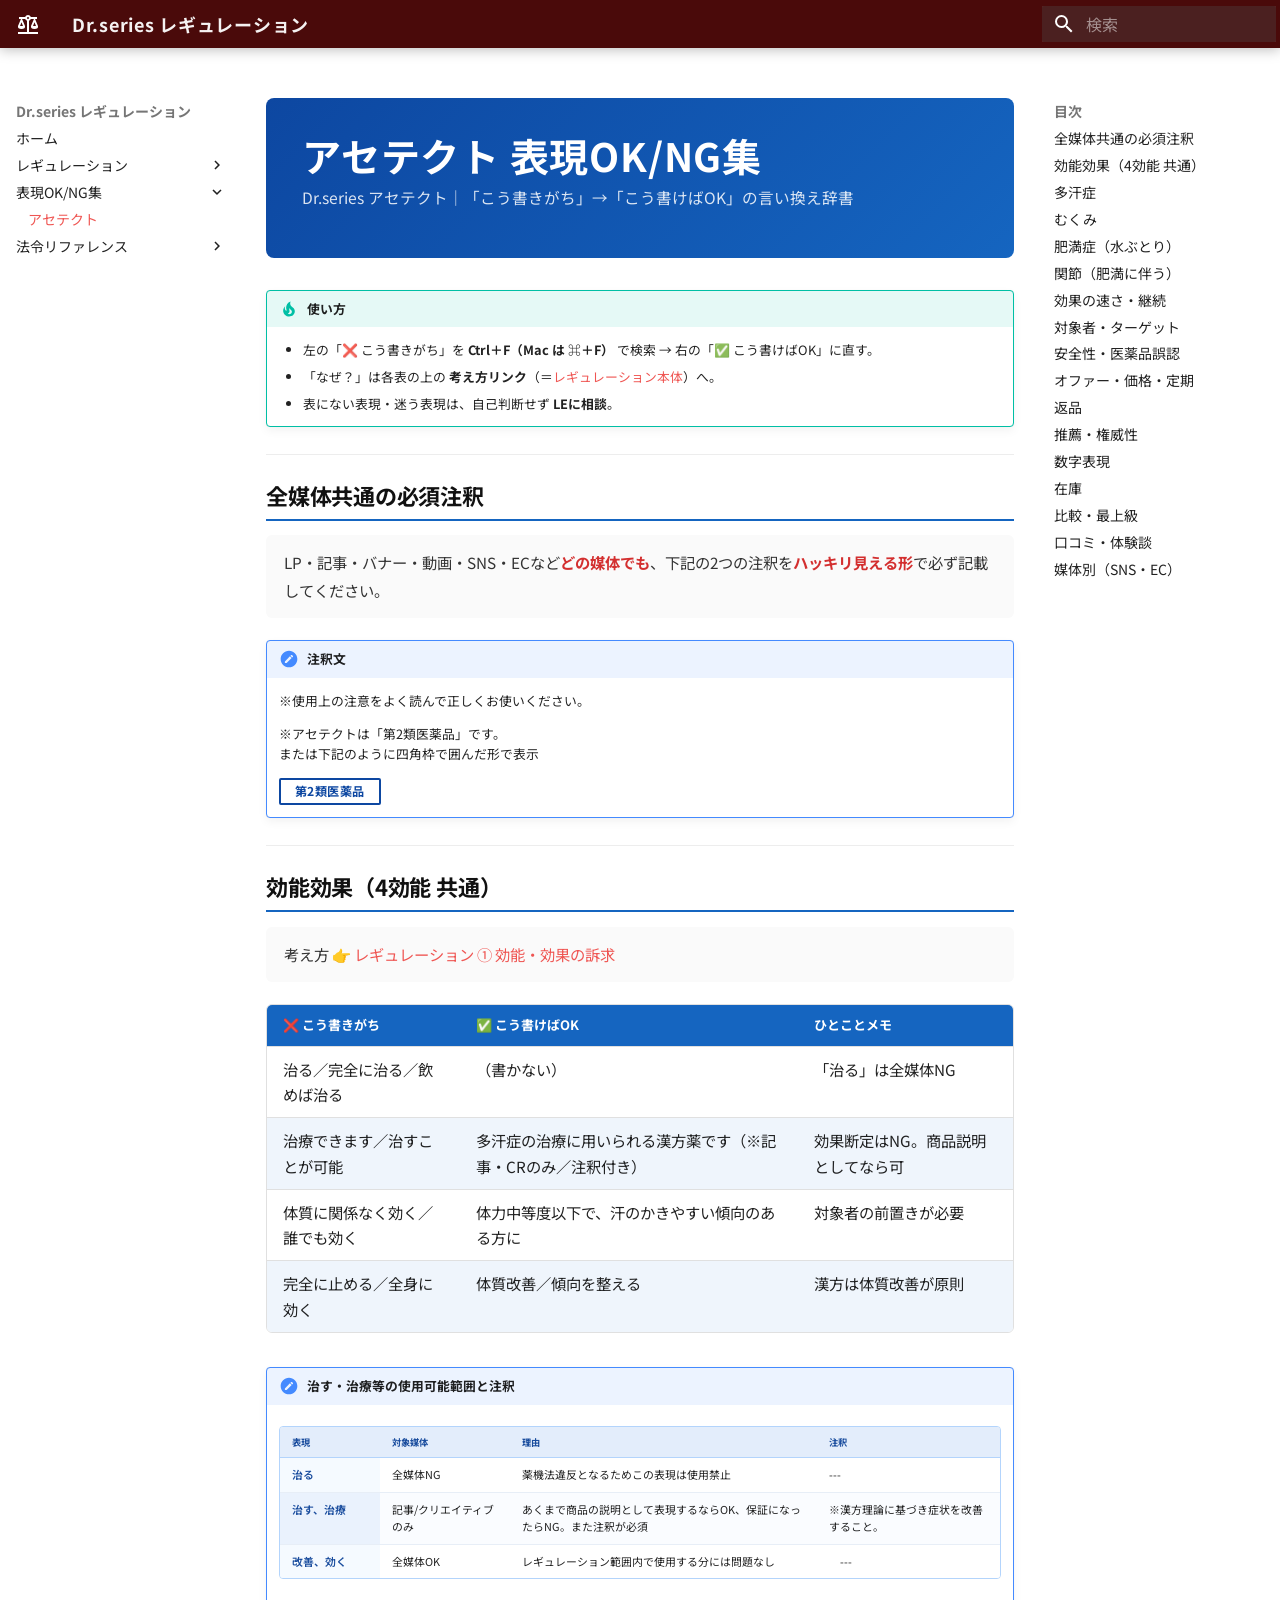
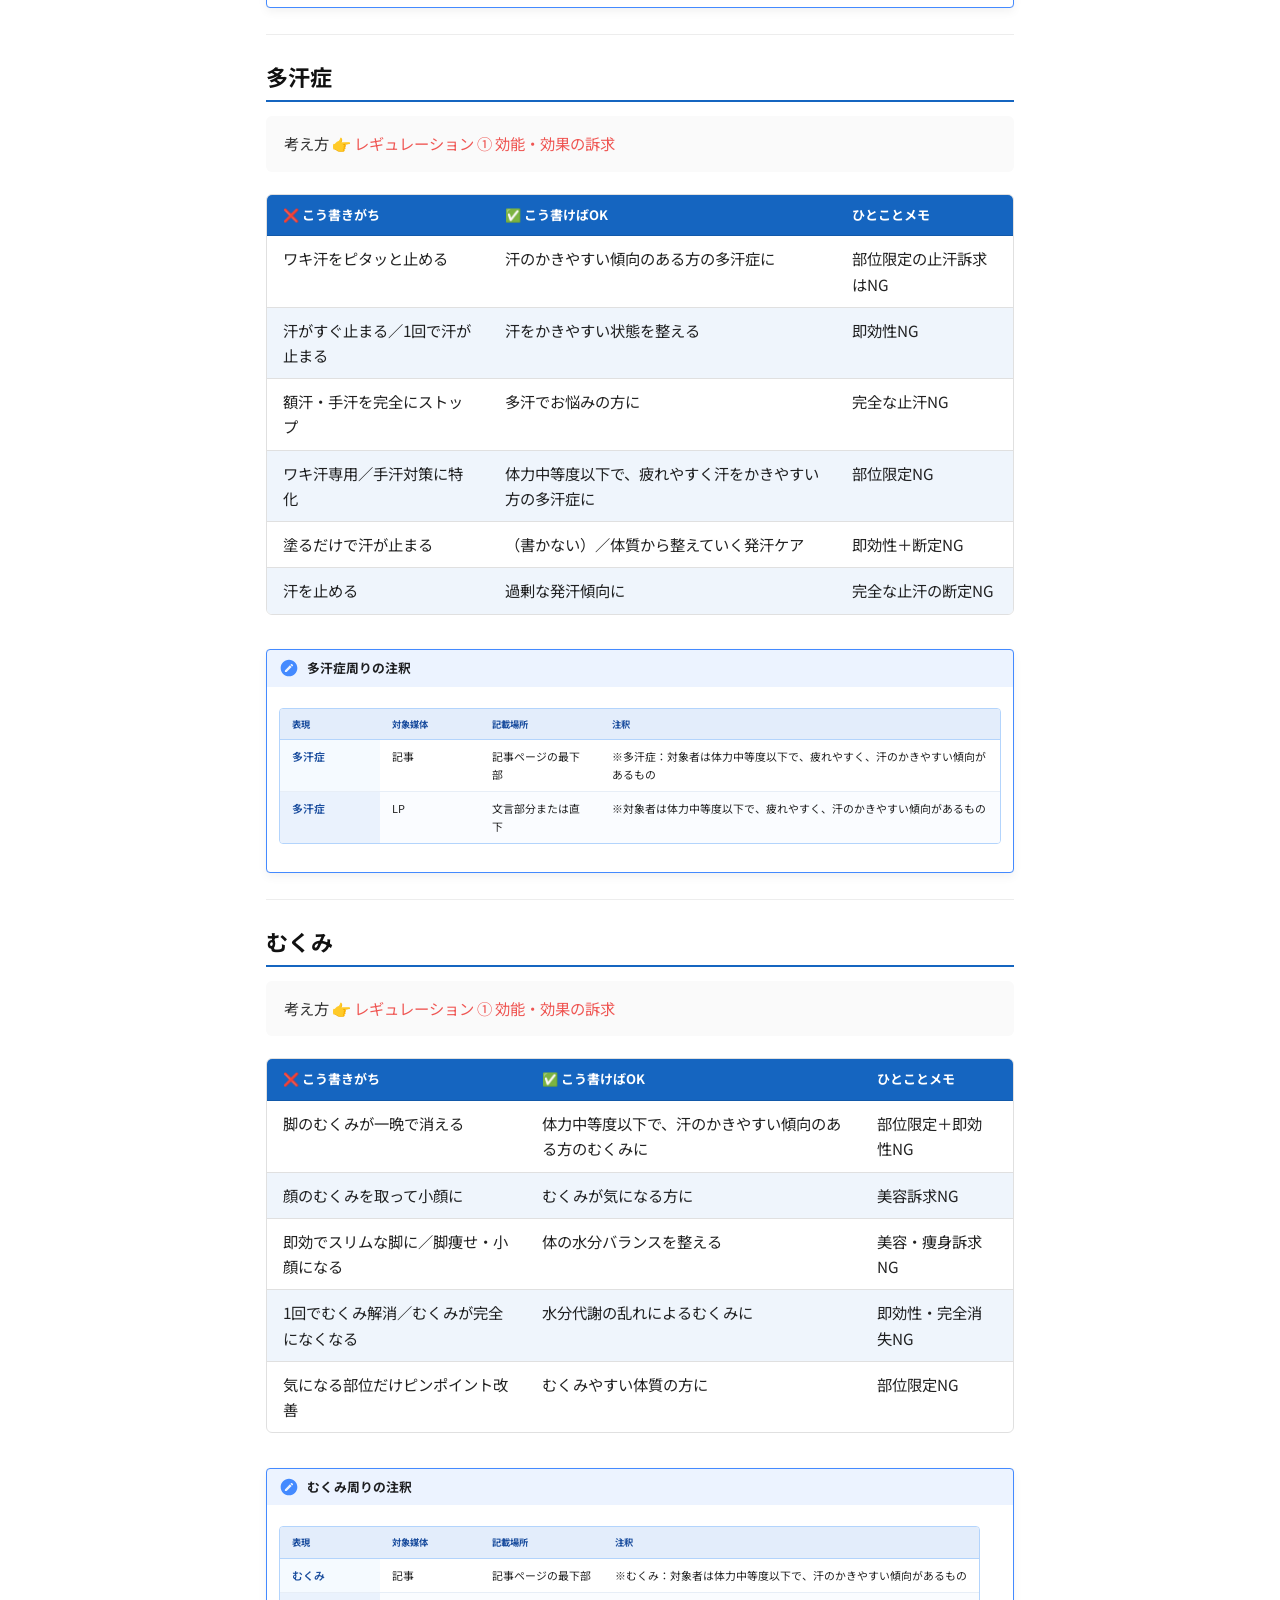
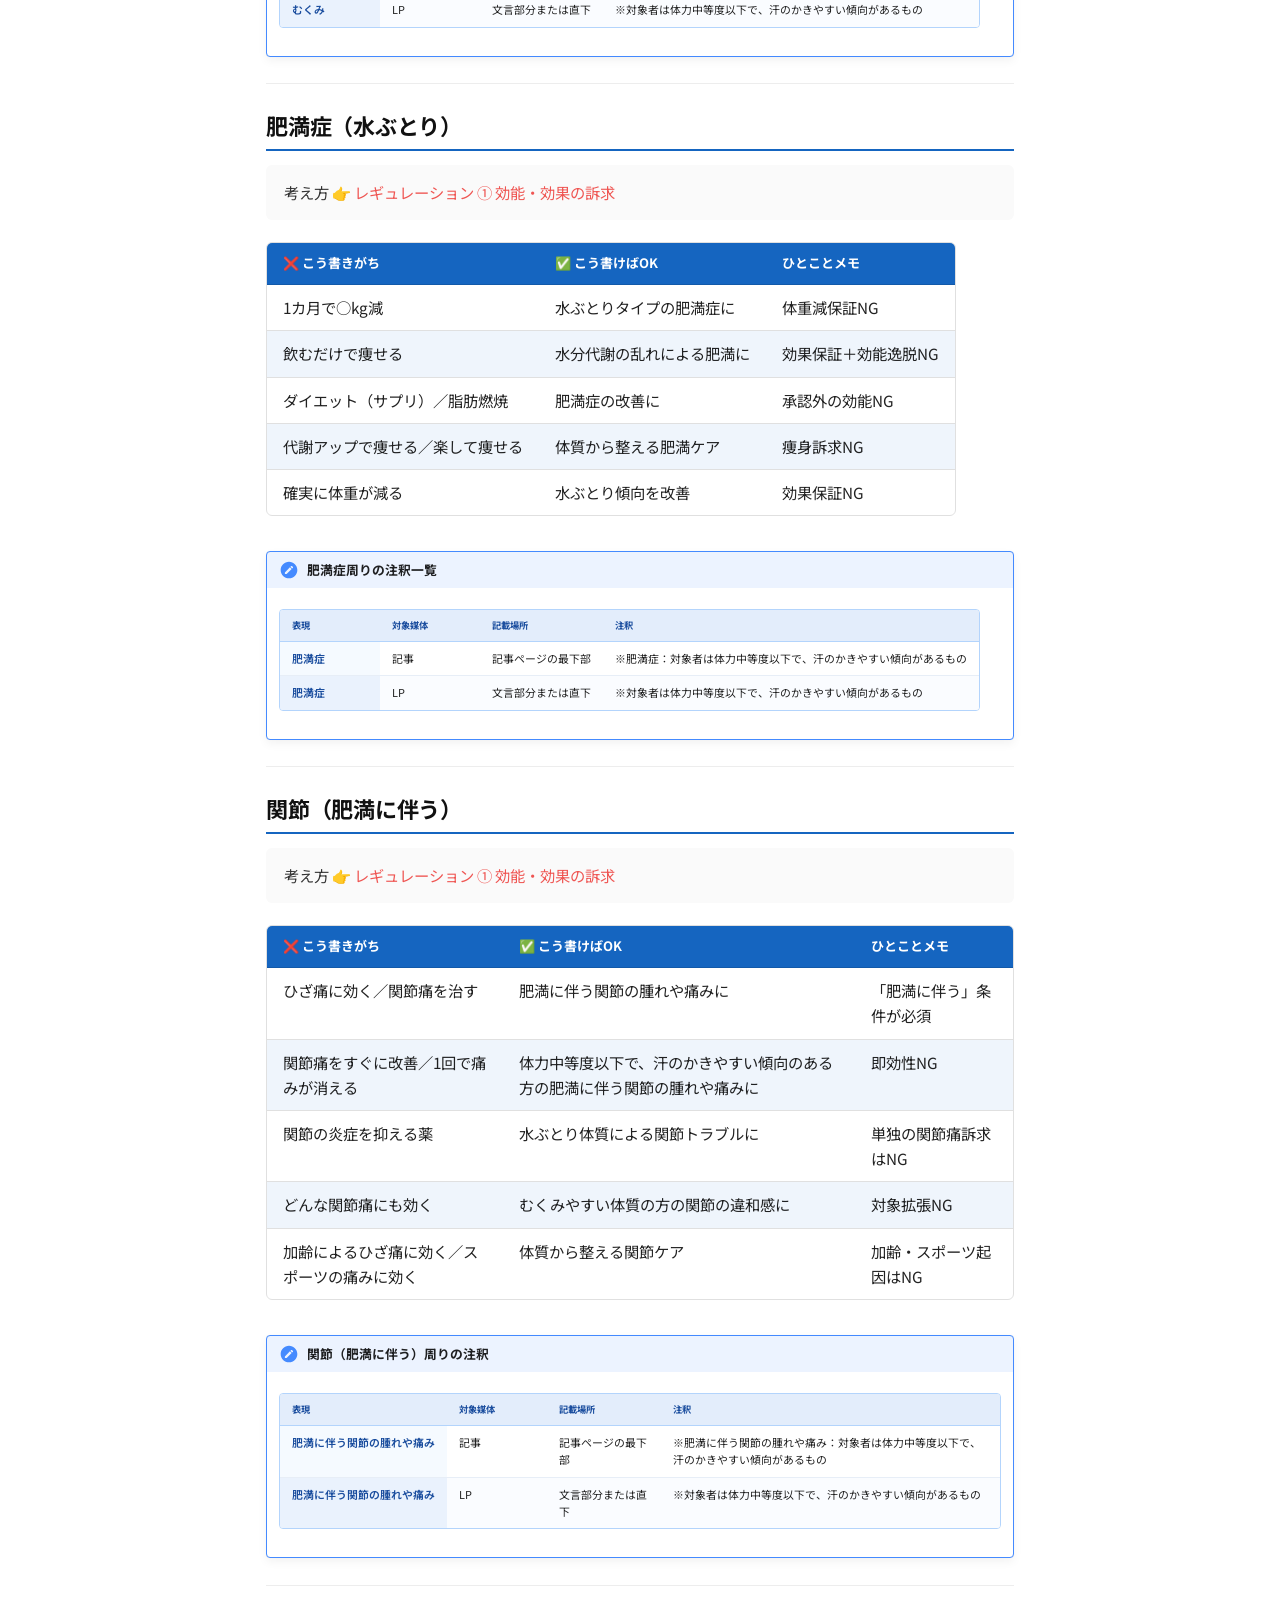
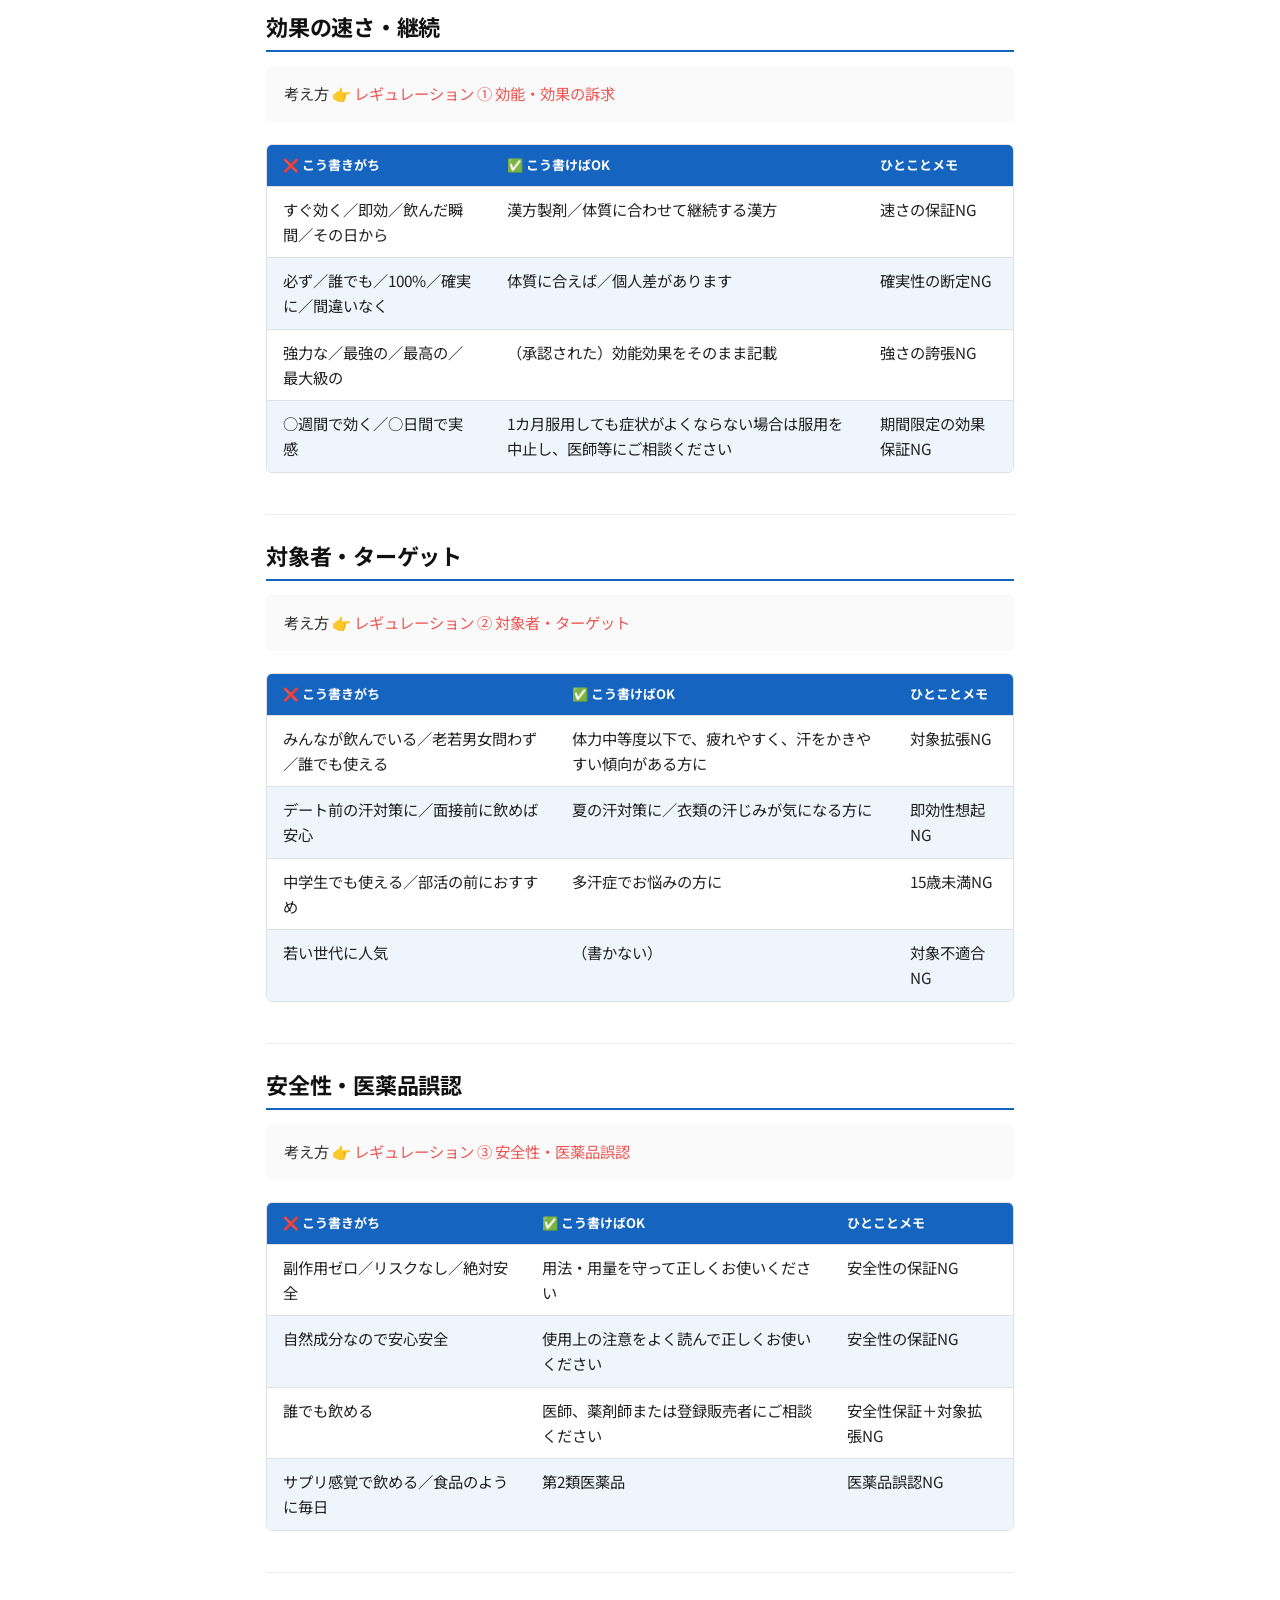
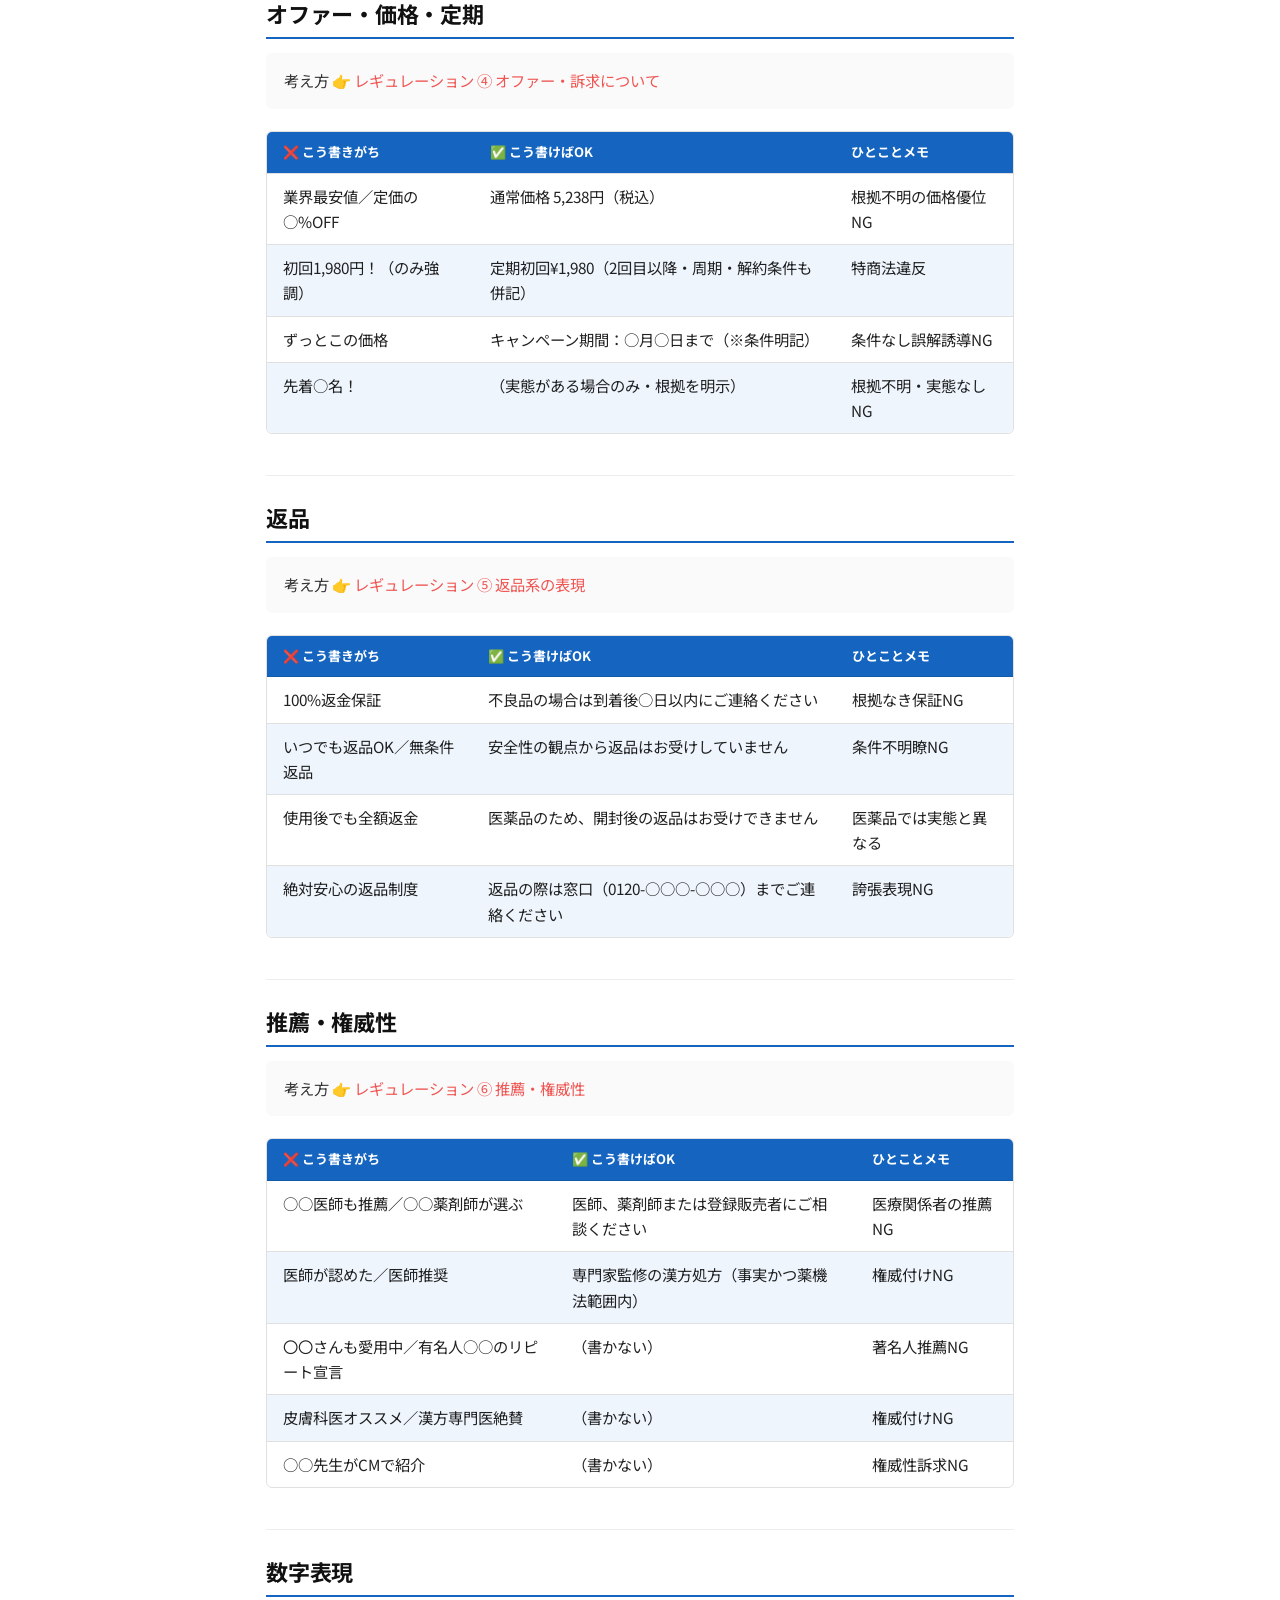
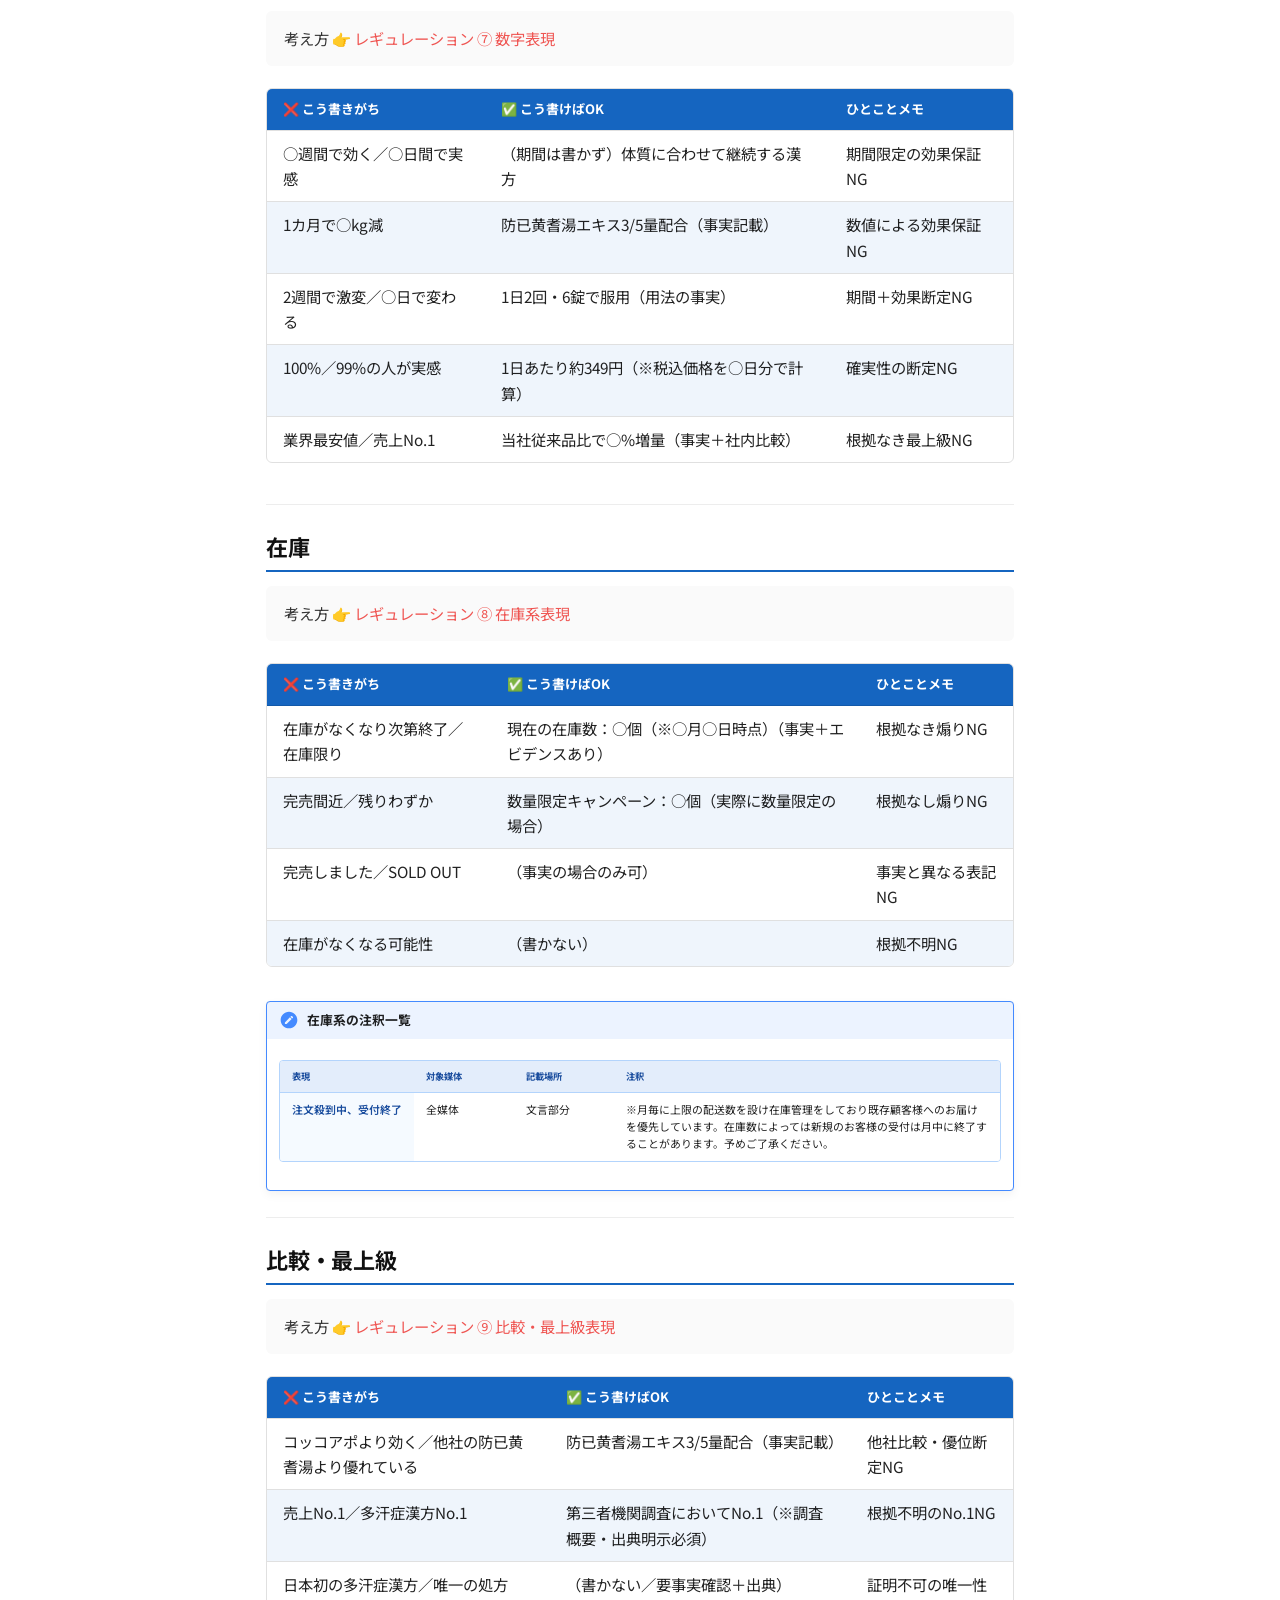
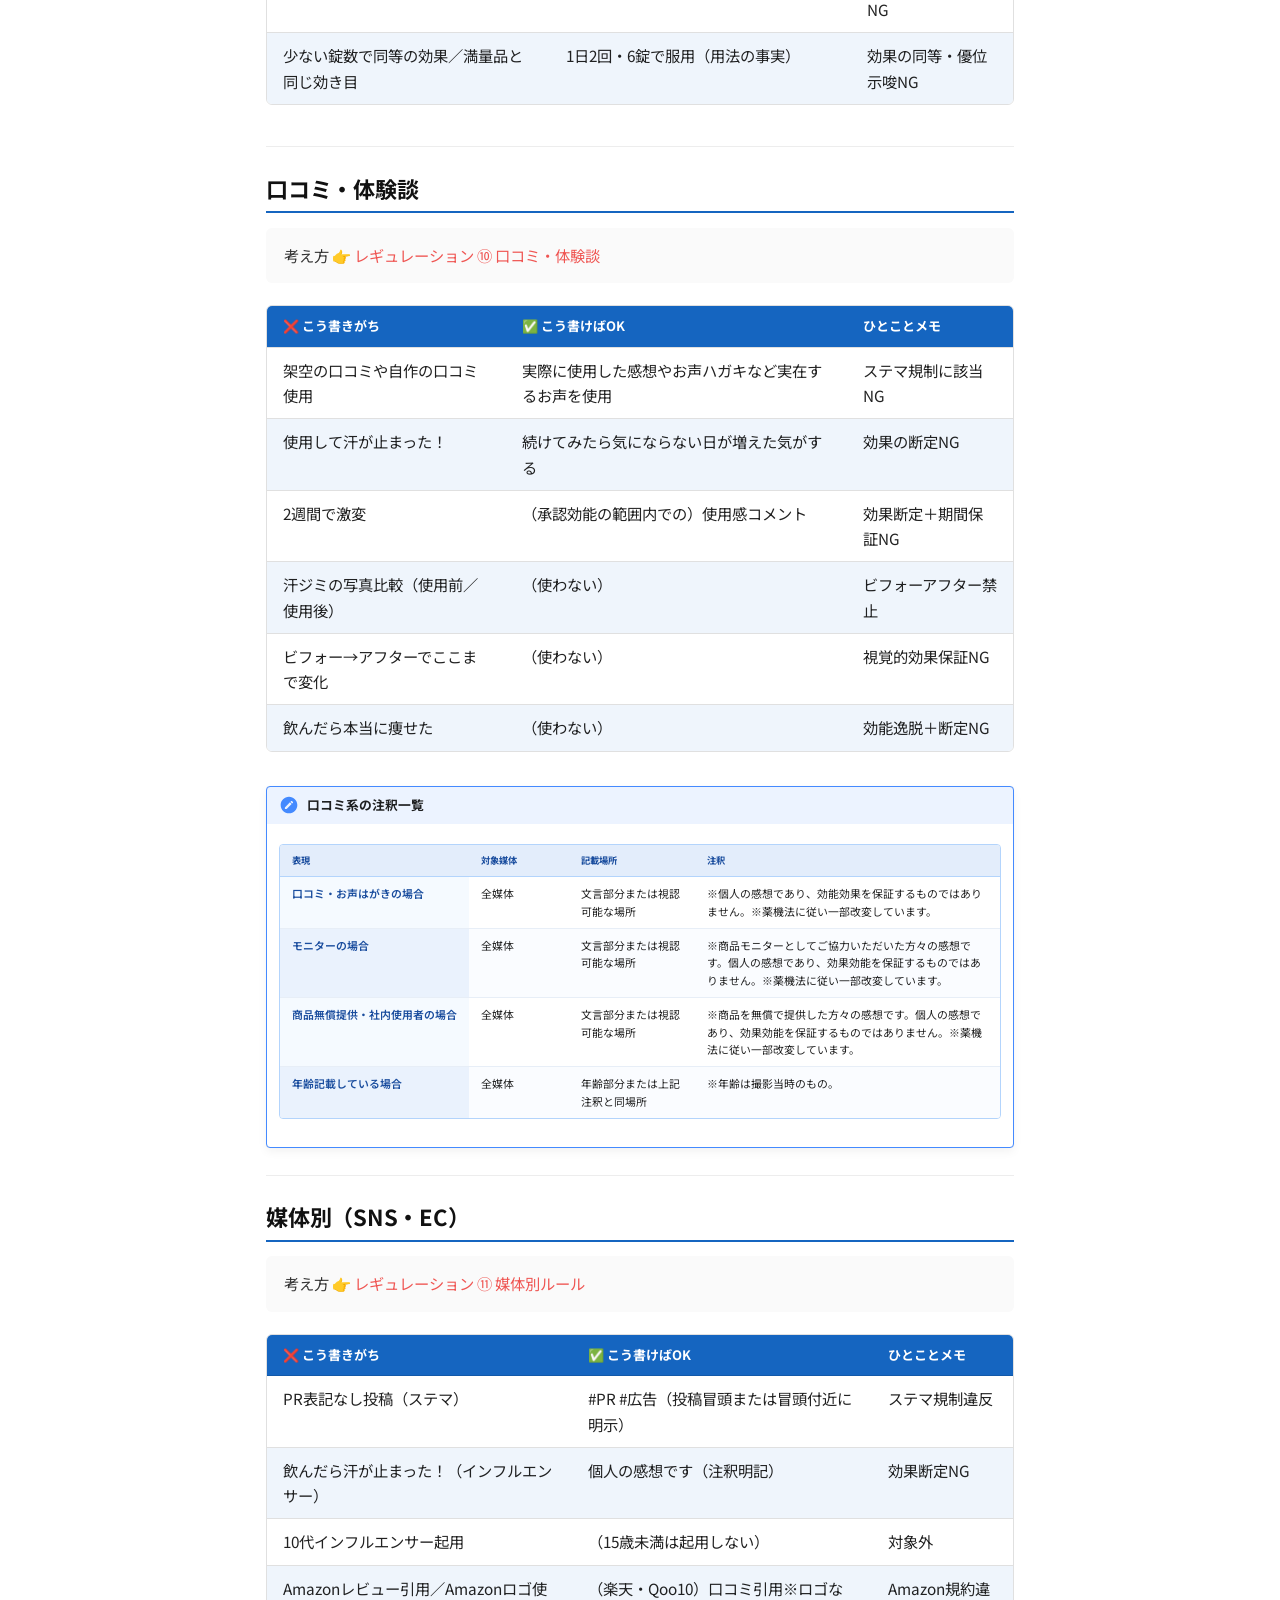
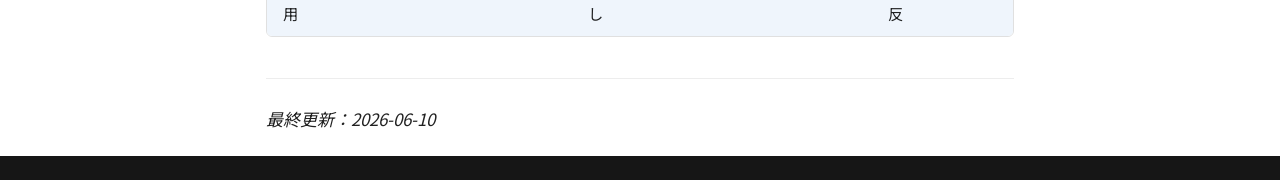
<file: products/acetect-expressions/index.html>
<!doctype html>
<html lang="ja" class="no-js">
  <head>
    
      <meta charset="utf-8">
      <meta name="viewport" content="width=device-width,initial-scale=1">
      
        <meta name="description" content="Dr.series LEチームの法令・広告レギュレーション知識ベース">
      
      
      
      
        <link rel="prev" href="../acetect/">
      
      
        <link rel="next" href="../../le-philosophy/">
      
      
        
      
      
      <link rel="icon" href="../../assets/images/favicon.png">
      <meta name="generator" content="mkdocs-1.6.1, mkdocs-material-9.7.6">
    
    
      
        <title>アセテクト - Dr.series レギュレーション</title>
      
    
    
      <link rel="stylesheet" href="../../assets/stylesheets/main.484c7ddc.min.css">
      
        
        <link rel="stylesheet" href="../../assets/stylesheets/palette.ab4e12ef.min.css">
      
      


    
    
      
    
    
      
        
        
        <link rel="preconnect" href="https://fonts.gstatic.com" crossorigin>
        <link rel="stylesheet" href="https://fonts.googleapis.com/css?family=Noto+Sans+JP:300,300i,400,400i,700,700i%7CRoboto+Mono:400,400i,700,700i&display=fallback">
        <style>:root{--md-text-font:"Noto Sans JP";--md-code-font:"Roboto Mono"}</style>
      
    
    
      <link rel="stylesheet" href="../../stylesheets/extra.css">
    
    <script>__md_scope=new URL("../..",location),__md_hash=e=>[...e].reduce(((e,_)=>(e<<5)-e+_.charCodeAt(0)),0),__md_get=(e,_=localStorage,t=__md_scope)=>JSON.parse(_.getItem(t.pathname+"."+e)),__md_set=(e,_,t=localStorage,a=__md_scope)=>{try{t.setItem(a.pathname+"."+e,JSON.stringify(_))}catch(e){}}</script>
    
      

    
    
  </head>
  
  
    
    
      
    
    
    
    
    <body dir="ltr" data-md-color-scheme="default" data-md-color-primary="red" data-md-color-accent="deep-orange">
  
    
    <input class="md-toggle" data-md-toggle="drawer" type="checkbox" id="__drawer" autocomplete="off">
    <input class="md-toggle" data-md-toggle="search" type="checkbox" id="__search" autocomplete="off">
    <label class="md-overlay" for="__drawer"></label>
    <div data-md-component="skip">
      
        
        <a href="#okng" class="md-skip">
          コンテンツにスキップ
        </a>
      
    </div>
    <div data-md-component="announce">
      
    </div>
    
    
      

  

<header class="md-header md-header--shadow" data-md-component="header">
  <nav class="md-header__inner md-grid" aria-label="ヘッダー">
    <a href="../.." title="Dr.series レギュレーション" class="md-header__button md-logo" aria-label="Dr.series レギュレーション" data-md-component="logo">
      
  
  <svg xmlns="http://www.w3.org/2000/svg" viewBox="0 0 24 24"><path d="M12 3c-1.27 0-2.4.8-2.82 2H3v2h1.95L2 14c-.47 2 1 3 3.5 3s4.06-1 3.5-3L6.05 7h3.12c.33.85.98 1.5 1.83 1.83V20H2v2h20v-2h-9V8.82c.85-.32 1.5-.97 1.82-1.82h3.13L15 14c-.47 2 1 3 3.5 3s4.06-1 3.5-3l-2.95-7H21V5h-6.17C14.4 3.8 13.27 3 12 3m0 2a1 1 0 0 1 1 1 1 1 0 0 1-1 1 1 1 0 0 1-1-1 1 1 0 0 1 1-1m-6.5 5.25L7 14H4zm13 0L20 14h-3z"/></svg>

    </a>
    <label class="md-header__button md-icon" for="__drawer">
      
      <svg xmlns="http://www.w3.org/2000/svg" viewBox="0 0 24 24"><path d="M3 6h18v2H3zm0 5h18v2H3zm0 5h18v2H3z"/></svg>
    </label>
    <div class="md-header__title" data-md-component="header-title">
      <div class="md-header__ellipsis">
        <div class="md-header__topic">
          <span class="md-ellipsis">
            Dr.series レギュレーション
          </span>
        </div>
        <div class="md-header__topic" data-md-component="header-topic">
          <span class="md-ellipsis">
            
              アセテクト
            
          </span>
        </div>
      </div>
    </div>
    
      
        <form class="md-header__option" data-md-component="palette">
  
    
    
    
    <input class="md-option" data-md-color-media="" data-md-color-scheme="default" data-md-color-primary="red" data-md-color-accent="deep-orange"  aria-hidden="true"  type="radio" name="__palette" id="__palette_0">
    
  
</form>
      
    
    
      <script>var palette=__md_get("__palette");if(palette&&palette.color){if("(prefers-color-scheme)"===palette.color.media){var media=matchMedia("(prefers-color-scheme: light)"),input=document.querySelector(media.matches?"[data-md-color-media='(prefers-color-scheme: light)']":"[data-md-color-media='(prefers-color-scheme: dark)']");palette.color.media=input.getAttribute("data-md-color-media"),palette.color.scheme=input.getAttribute("data-md-color-scheme"),palette.color.primary=input.getAttribute("data-md-color-primary"),palette.color.accent=input.getAttribute("data-md-color-accent")}for(var[key,value]of Object.entries(palette.color))document.body.setAttribute("data-md-color-"+key,value)}</script>
    
    
    
      
      
        <label class="md-header__button md-icon" for="__search">
          
          <svg xmlns="http://www.w3.org/2000/svg" viewBox="0 0 24 24"><path d="M9.5 3A6.5 6.5 0 0 1 16 9.5c0 1.61-.59 3.09-1.56 4.23l.27.27h.79l5 5-1.5 1.5-5-5v-.79l-.27-.27A6.52 6.52 0 0 1 9.5 16 6.5 6.5 0 0 1 3 9.5 6.5 6.5 0 0 1 9.5 3m0 2C7 5 5 7 5 9.5S7 14 9.5 14 14 12 14 9.5 12 5 9.5 5"/></svg>
        </label>
        <div class="md-search" data-md-component="search" role="dialog">
  <label class="md-search__overlay" for="__search"></label>
  <div class="md-search__inner" role="search">
    <form class="md-search__form" name="search">
      <input type="text" class="md-search__input" name="query" aria-label="検索" placeholder="検索" autocapitalize="off" autocorrect="off" autocomplete="off" spellcheck="false" data-md-component="search-query" required>
      <label class="md-search__icon md-icon" for="__search">
        
        <svg xmlns="http://www.w3.org/2000/svg" viewBox="0 0 24 24"><path d="M9.5 3A6.5 6.5 0 0 1 16 9.5c0 1.61-.59 3.09-1.56 4.23l.27.27h.79l5 5-1.5 1.5-5-5v-.79l-.27-.27A6.52 6.52 0 0 1 9.5 16 6.5 6.5 0 0 1 3 9.5 6.5 6.5 0 0 1 9.5 3m0 2C7 5 5 7 5 9.5S7 14 9.5 14 14 12 14 9.5 12 5 9.5 5"/></svg>
        
        <svg xmlns="http://www.w3.org/2000/svg" viewBox="0 0 24 24"><path d="M20 11v2H8l5.5 5.5-1.42 1.42L4.16 12l7.92-7.92L13.5 5.5 8 11z"/></svg>
      </label>
      <nav class="md-search__options" aria-label="検索">
        
          <a href="javascript:void(0)" class="md-search__icon md-icon" title="共有" aria-label="共有" data-clipboard data-clipboard-text="" data-md-component="search-share" tabindex="-1">
            
            <svg xmlns="http://www.w3.org/2000/svg" viewBox="0 0 24 24"><path d="M18 16.08c-.76 0-1.44.3-1.96.77L8.91 12.7c.05-.23.09-.46.09-.7s-.04-.47-.09-.7l7.05-4.11c.54.5 1.25.81 2.04.81a3 3 0 0 0 3-3 3 3 0 0 0-3-3 3 3 0 0 0-3 3c0 .24.04.47.09.7L8.04 9.81C7.5 9.31 6.79 9 6 9a3 3 0 0 0-3 3 3 3 0 0 0 3 3c.79 0 1.5-.31 2.04-.81l7.12 4.15c-.05.21-.08.43-.08.66 0 1.61 1.31 2.91 2.92 2.91s2.92-1.3 2.92-2.91A2.92 2.92 0 0 0 18 16.08"/></svg>
          </a>
        
        <button type="reset" class="md-search__icon md-icon" title="クリア" aria-label="クリア" tabindex="-1">
          
          <svg xmlns="http://www.w3.org/2000/svg" viewBox="0 0 24 24"><path d="M19 6.41 17.59 5 12 10.59 6.41 5 5 6.41 10.59 12 5 17.59 6.41 19 12 13.41 17.59 19 19 17.59 13.41 12z"/></svg>
        </button>
      </nav>
      
    </form>
    <div class="md-search__output">
      <div class="md-search__scrollwrap" tabindex="0" data-md-scrollfix>
        <div class="md-search-result" data-md-component="search-result">
          <div class="md-search-result__meta">
            検索を初期化
          </div>
          <ol class="md-search-result__list" role="presentation"></ol>
        </div>
      </div>
    </div>
  </div>
</div>
      
    
    
  </nav>
  
</header>
    
    <div class="md-container" data-md-component="container">
      
      
        
          
        
      
      <main class="md-main" data-md-component="main">
        <div class="md-main__inner md-grid">
          
            
              
              <div class="md-sidebar md-sidebar--primary" data-md-component="sidebar" data-md-type="navigation" >
                <div class="md-sidebar__scrollwrap">
                  <div class="md-sidebar__inner">
                    



<nav class="md-nav md-nav--primary" aria-label="ナビゲーション" data-md-level="0">
  <label class="md-nav__title" for="__drawer">
    <a href="../.." title="Dr.series レギュレーション" class="md-nav__button md-logo" aria-label="Dr.series レギュレーション" data-md-component="logo">
      
  
  <svg xmlns="http://www.w3.org/2000/svg" viewBox="0 0 24 24"><path d="M12 3c-1.27 0-2.4.8-2.82 2H3v2h1.95L2 14c-.47 2 1 3 3.5 3s4.06-1 3.5-3L6.05 7h3.12c.33.85.98 1.5 1.83 1.83V20H2v2h20v-2h-9V8.82c.85-.32 1.5-.97 1.82-1.82h3.13L15 14c-.47 2 1 3 3.5 3s4.06-1 3.5-3l-2.95-7H21V5h-6.17C14.4 3.8 13.27 3 12 3m0 2a1 1 0 0 1 1 1 1 1 0 0 1-1 1 1 1 0 0 1-1-1 1 1 0 0 1 1-1m-6.5 5.25L7 14H4zm13 0L20 14h-3z"/></svg>

    </a>
    Dr.series レギュレーション
  </label>
  
  <ul class="md-nav__list" data-md-scrollfix>
    
      
      
  
  
  
  
    <li class="md-nav__item">
      <a href="../.." class="md-nav__link">
        
  
  
  <span class="md-ellipsis">
    
  
    ホーム
  

    
  </span>
  
  

      </a>
    </li>
  

    
      
      
  
  
  
  
    
    
    
    
    
    <li class="md-nav__item md-nav__item--nested">
      
        
        
        <input class="md-nav__toggle md-toggle " type="checkbox" id="__nav_2" >
        
          
          <label class="md-nav__link" for="__nav_2" id="__nav_2_label" tabindex="0">
            
  
  
  <span class="md-ellipsis">
    
  
    レギュレーション
  

    
  </span>
  
  

            <span class="md-nav__icon md-icon"></span>
          </label>
        
        <nav class="md-nav" data-md-level="1" aria-labelledby="__nav_2_label" aria-expanded="false">
          <label class="md-nav__title" for="__nav_2">
            <span class="md-nav__icon md-icon"></span>
            
  
    レギュレーション
  

          </label>
          <ul class="md-nav__list" data-md-scrollfix>
            
              
                
  
  
  
  
    <li class="md-nav__item">
      <a href="../acetect/" class="md-nav__link">
        
  
  
  <span class="md-ellipsis">
    
  
    アセテクト
  

    
  </span>
  
  

      </a>
    </li>
  

              
            
          </ul>
        </nav>
      
    </li>
  

    
      
      
  
  
    
  
  
  
    
    
    
    
    
    <li class="md-nav__item md-nav__item--active md-nav__item--nested">
      
        
        
        <input class="md-nav__toggle md-toggle " type="checkbox" id="__nav_3" checked>
        
          
          <label class="md-nav__link" for="__nav_3" id="__nav_3_label" tabindex="0">
            
  
  
  <span class="md-ellipsis">
    
  
    表現OK/NG集
  

    
  </span>
  
  

            <span class="md-nav__icon md-icon"></span>
          </label>
        
        <nav class="md-nav" data-md-level="1" aria-labelledby="__nav_3_label" aria-expanded="true">
          <label class="md-nav__title" for="__nav_3">
            <span class="md-nav__icon md-icon"></span>
            
  
    表現OK/NG集
  

          </label>
          <ul class="md-nav__list" data-md-scrollfix>
            
              
                
  
  
    
  
  
  
    <li class="md-nav__item md-nav__item--active">
      
      <input class="md-nav__toggle md-toggle" type="checkbox" id="__toc">
      
      
        
      
      
        <label class="md-nav__link md-nav__link--active" for="__toc">
          
  
  
  <span class="md-ellipsis">
    
  
    アセテクト
  

    
  </span>
  
  

          <span class="md-nav__icon md-icon"></span>
        </label>
      
      <a href="./" class="md-nav__link md-nav__link--active">
        
  
  
  <span class="md-ellipsis">
    
  
    アセテクト
  

    
  </span>
  
  

      </a>
      
        

<nav class="md-nav md-nav--secondary" aria-label="目次">
  
  
  
    
  
  
    <label class="md-nav__title" for="__toc">
      <span class="md-nav__icon md-icon"></span>
      目次
    </label>
    <ul class="md-nav__list" data-md-component="toc" data-md-scrollfix>
      
        <li class="md-nav__item">
  <a href="#common-notes" class="md-nav__link">
    <span class="md-ellipsis">
      
        全媒体共通の必須注釈
      
    </span>
  </a>
  
</li>
      
        <li class="md-nav__item">
  <a href="#effects" class="md-nav__link">
    <span class="md-ellipsis">
      
        効能効果（4効能 共通）
      
    </span>
  </a>
  
</li>
      
        <li class="md-nav__item">
  <a href="#hyperhidrosis" class="md-nav__link">
    <span class="md-ellipsis">
      
        多汗症
      
    </span>
  </a>
  
</li>
      
        <li class="md-nav__item">
  <a href="#mukumi" class="md-nav__link">
    <span class="md-ellipsis">
      
        むくみ
      
    </span>
  </a>
  
</li>
      
        <li class="md-nav__item">
  <a href="#himan" class="md-nav__link">
    <span class="md-ellipsis">
      
        肥満症（水ぶとり）
      
    </span>
  </a>
  
</li>
      
        <li class="md-nav__item">
  <a href="#kansetsu" class="md-nav__link">
    <span class="md-ellipsis">
      
        関節（肥満に伴う）
      
    </span>
  </a>
  
</li>
      
        <li class="md-nav__item">
  <a href="#speed" class="md-nav__link">
    <span class="md-ellipsis">
      
        効果の速さ・継続
      
    </span>
  </a>
  
</li>
      
        <li class="md-nav__item">
  <a href="#target" class="md-nav__link">
    <span class="md-ellipsis">
      
        対象者・ターゲット
      
    </span>
  </a>
  
</li>
      
        <li class="md-nav__item">
  <a href="#safety" class="md-nav__link">
    <span class="md-ellipsis">
      
        安全性・医薬品誤認
      
    </span>
  </a>
  
</li>
      
        <li class="md-nav__item">
  <a href="#price" class="md-nav__link">
    <span class="md-ellipsis">
      
        オファー・価格・定期
      
    </span>
  </a>
  
</li>
      
        <li class="md-nav__item">
  <a href="#return" class="md-nav__link">
    <span class="md-ellipsis">
      
        返品
      
    </span>
  </a>
  
</li>
      
        <li class="md-nav__item">
  <a href="#authority" class="md-nav__link">
    <span class="md-ellipsis">
      
        推薦・権威性
      
    </span>
  </a>
  
</li>
      
        <li class="md-nav__item">
  <a href="#numbers" class="md-nav__link">
    <span class="md-ellipsis">
      
        数字表現
      
    </span>
  </a>
  
</li>
      
        <li class="md-nav__item">
  <a href="#stock" class="md-nav__link">
    <span class="md-ellipsis">
      
        在庫
      
    </span>
  </a>
  
</li>
      
        <li class="md-nav__item">
  <a href="#superlative" class="md-nav__link">
    <span class="md-ellipsis">
      
        比較・最上級
      
    </span>
  </a>
  
</li>
      
        <li class="md-nav__item">
  <a href="#review" class="md-nav__link">
    <span class="md-ellipsis">
      
        口コミ・体験談
      
    </span>
  </a>
  
</li>
      
        <li class="md-nav__item">
  <a href="#media" class="md-nav__link">
    <span class="md-ellipsis">
      
        媒体別（SNS・EC）
      
    </span>
  </a>
  
</li>
      
    </ul>
  
</nav>
      
    </li>
  

              
            
          </ul>
        </nav>
      
    </li>
  

    
      
      
  
  
  
  
    
    
    
    
    
    <li class="md-nav__item md-nav__item--nested">
      
        
        
        <input class="md-nav__toggle md-toggle " type="checkbox" id="__nav_4" >
        
          
          <label class="md-nav__link" for="__nav_4" id="__nav_4_label" tabindex="0">
            
  
  
  <span class="md-ellipsis">
    
  
    法令リファレンス
  

    
  </span>
  
  

            <span class="md-nav__icon md-icon"></span>
          </label>
        
        <nav class="md-nav" data-md-level="1" aria-labelledby="__nav_4_label" aria-expanded="false">
          <label class="md-nav__title" for="__nav_4">
            <span class="md-nav__icon md-icon"></span>
            
  
    法令リファレンス
  

          </label>
          <ul class="md-nav__list" data-md-scrollfix>
            
              
                
  
  
  
  
    <li class="md-nav__item">
      <a href="../../le-philosophy/" class="md-nav__link">
        
  
  
  <span class="md-ellipsis">
    
  
    LEの考え方
  

    
  </span>
  
  

      </a>
    </li>
  

              
            
              
                
  
  
  
  
    <li class="md-nav__item">
      <a href="../../law/keihyohou/" class="md-nav__link">
        
  
  
  <span class="md-ellipsis">
    
  
    景表法
  

    
  </span>
  
  

      </a>
    </li>
  

              
            
              
                
  
  
  
  
    <li class="md-nav__item">
      <a href="../../law/yakki/" class="md-nav__link">
        
  
  
  <span class="md-ellipsis">
    
  
    薬機法
  

    
  </span>
  
  

      </a>
    </li>
  

              
            
              
                
  
  
  
  
    <li class="md-nav__item">
      <a href="../../law/tokushohou/" class="md-nav__link">
        
  
  
  <span class="md-ellipsis">
    
  
    特商法
  

    
  </span>
  
  

      </a>
    </li>
  

              
            
          </ul>
        </nav>
      
    </li>
  

    
  </ul>
</nav>
                  </div>
                </div>
              </div>
            
            
              
              <div class="md-sidebar md-sidebar--secondary" data-md-component="sidebar" data-md-type="toc" >
                <div class="md-sidebar__scrollwrap">
                  <div class="md-sidebar__inner">
                    

<nav class="md-nav md-nav--secondary" aria-label="目次">
  
  
  
    
  
  
    <label class="md-nav__title" for="__toc">
      <span class="md-nav__icon md-icon"></span>
      目次
    </label>
    <ul class="md-nav__list" data-md-component="toc" data-md-scrollfix>
      
        <li class="md-nav__item">
  <a href="#common-notes" class="md-nav__link">
    <span class="md-ellipsis">
      
        全媒体共通の必須注釈
      
    </span>
  </a>
  
</li>
      
        <li class="md-nav__item">
  <a href="#effects" class="md-nav__link">
    <span class="md-ellipsis">
      
        効能効果（4効能 共通）
      
    </span>
  </a>
  
</li>
      
        <li class="md-nav__item">
  <a href="#hyperhidrosis" class="md-nav__link">
    <span class="md-ellipsis">
      
        多汗症
      
    </span>
  </a>
  
</li>
      
        <li class="md-nav__item">
  <a href="#mukumi" class="md-nav__link">
    <span class="md-ellipsis">
      
        むくみ
      
    </span>
  </a>
  
</li>
      
        <li class="md-nav__item">
  <a href="#himan" class="md-nav__link">
    <span class="md-ellipsis">
      
        肥満症（水ぶとり）
      
    </span>
  </a>
  
</li>
      
        <li class="md-nav__item">
  <a href="#kansetsu" class="md-nav__link">
    <span class="md-ellipsis">
      
        関節（肥満に伴う）
      
    </span>
  </a>
  
</li>
      
        <li class="md-nav__item">
  <a href="#speed" class="md-nav__link">
    <span class="md-ellipsis">
      
        効果の速さ・継続
      
    </span>
  </a>
  
</li>
      
        <li class="md-nav__item">
  <a href="#target" class="md-nav__link">
    <span class="md-ellipsis">
      
        対象者・ターゲット
      
    </span>
  </a>
  
</li>
      
        <li class="md-nav__item">
  <a href="#safety" class="md-nav__link">
    <span class="md-ellipsis">
      
        安全性・医薬品誤認
      
    </span>
  </a>
  
</li>
      
        <li class="md-nav__item">
  <a href="#price" class="md-nav__link">
    <span class="md-ellipsis">
      
        オファー・価格・定期
      
    </span>
  </a>
  
</li>
      
        <li class="md-nav__item">
  <a href="#return" class="md-nav__link">
    <span class="md-ellipsis">
      
        返品
      
    </span>
  </a>
  
</li>
      
        <li class="md-nav__item">
  <a href="#authority" class="md-nav__link">
    <span class="md-ellipsis">
      
        推薦・権威性
      
    </span>
  </a>
  
</li>
      
        <li class="md-nav__item">
  <a href="#numbers" class="md-nav__link">
    <span class="md-ellipsis">
      
        数字表現
      
    </span>
  </a>
  
</li>
      
        <li class="md-nav__item">
  <a href="#stock" class="md-nav__link">
    <span class="md-ellipsis">
      
        在庫
      
    </span>
  </a>
  
</li>
      
        <li class="md-nav__item">
  <a href="#superlative" class="md-nav__link">
    <span class="md-ellipsis">
      
        比較・最上級
      
    </span>
  </a>
  
</li>
      
        <li class="md-nav__item">
  <a href="#review" class="md-nav__link">
    <span class="md-ellipsis">
      
        口コミ・体験談
      
    </span>
  </a>
  
</li>
      
        <li class="md-nav__item">
  <a href="#media" class="md-nav__link">
    <span class="md-ellipsis">
      
        媒体別（SNS・EC）
      
    </span>
  </a>
  
</li>
      
    </ul>
  
</nav>
                  </div>
                </div>
              </div>
            
          
          
            <div class="md-content" data-md-component="content">
              
              <article class="md-content__inner md-typeset">
                
                  



<style>
/* ===== アセテクトページ専用テーマ（青系） ===== */
:root {
  --red-dark: #0d47a1;
  --red-main: #1565c0;
  --red-light: #e3f2fd;
}

/* must-section だけは赤系の帯に戻す */
.must-section {
  background: linear-gradient(180deg, #fdf4f6 0%, #fffafb 100%) !important;
  border-color: #ecd0d6 !important;
}
.must-section .effect-card { border-color: #ecd0d6 !important; }
.must-section blockquote {
  background: #faf2f4 !important;
  border-left-color: #c62828 !important;
}
.must-section .sub-point { border-color: #ecd0d6 !important; }
.must-section h3 {
  color: #4a0a0a !important;
  border-left-color: #c62828 !important;
}
.must-section .sub-point > p:first-child strong {
  color: #4a0a0a !important;
}
.sub-no {
  background: #c62828 !important;
}

.effect-card {
  border-color: #c8def7 !important;
  background: #fafcff !important;
}
.effect-card h4 { border-bottom-color: #c8def7 !important; }
.effect-card > p:first-of-type {
  background: #eff5fc !important;
}

.md-typeset table:not([class]) tr:nth-child(even) td {
  background-color: #eff5fc !important;
}

.md-typeset .info-table td:first-child {
  background-color: #eff5fc !important;
}

.md-typeset mark {
  background: linear-gradient(transparent 55%, #f3bcc5 55%) !important;
  color: #4a0a0a !important;
}

.md-typeset h2 + p strong { color: #d32f2f !important; }


.boxed-label {
  border-color: var(--red-dark) !important;
  color: var(--red-dark) !important;
}
</style>

<div class="product-header">
<h1 id="okng">アセテクト 表現OK/NG集<a class="headerlink" href="#okng" title="Permanent link">&para;</a></h1>
<div class="subtitle">Dr.series アセテクト｜「こう書きがち」→「こう書けばOK」の言い換え辞書</div>
</div>
<div class="admonition tip">
<p class="admonition-title">使い方</p>
<ul>
<li>左の「❌ こう書きがち」を <strong>Ctrl＋F（Mac は ⌘＋F）</strong> で検索 → 右の「✅ こう書けばOK」に直す。</li>
<li>「なぜ？」は各表の上の <strong>考え方リンク</strong>（＝<a href="../acetect/">レギュレーション本体</a>）へ。</li>
<li>表にない表現・迷う表現は、自己判断せず <strong>LEに相談</strong>。</li>
</ul>
</div>
<hr />
<h2 id="common-notes">全媒体共通の必須注釈<a class="headerlink" href="#common-notes" title="Permanent link">&para;</a></h2>
<p>LP・記事・バナー・動画・SNS・ECなど<strong>どの媒体でも</strong>、下記の2つの注釈を<strong>ハッキリ見える形</strong>で必ず記載してください。</p>
<div class="admonition note">
<p class="admonition-title">注釈文</p>
<p>※使用上の注意をよく読んで正しくお使いください。</p>
<p>※アセテクトは「第2類医薬品」です。<br>
または下記のように四角枠で囲んだ形で表示</p>
<p><span class="boxed-label">第2類医薬品</span></p>
</div>
<hr />
<h2 id="effects">効能効果（4効能 共通）<a class="headerlink" href="#effects" title="Permanent link">&para;</a></h2>
<p>考え方 👉 <a href="../acetect/#section1">レギュレーション ① 効能・効果の訴求</a></p>
<table>
<thead>
<tr>
<th>❌ こう書きがち</th>
<th>✅ こう書けばOK</th>
<th>ひとことメモ</th>
</tr>
</thead>
<tbody>
<tr>
<td>治る／完全に治る／飲めば治る</td>
<td>（書かない）</td>
<td>「治る」は全媒体NG</td>
</tr>
<tr>
<td>治療できます／治すことが可能</td>
<td>多汗症の治療に用いられる漢方薬です（※記事・CRのみ／注釈付き）</td>
<td>効果断定はNG。商品説明としてなら可</td>
</tr>
<tr>
<td>体質に関係なく効く／誰でも効く</td>
<td>体力中等度以下で、汗のかきやすい傾向のある方に</td>
<td>対象者の前置きが必要</td>
</tr>
<tr>
<td>完全に止める／全身に効く</td>
<td>体質改善／傾向を整える</td>
<td>漢方は体質改善が原則</td>
</tr>
</tbody>
</table>
<div class="admonition note">
<p class="admonition-title">治す・治療等の使用可能範囲と注釈</p>
<table>
<thead>
<tr>
<th>表現</th>
<th>対象媒体</th>
<th>理由</th>
<th>注釈</th>
</tr>
</thead>
<tbody>
<tr>
<td>治る</td>
<td>全媒体NG</td>
<td>薬機法違反となるためこの表現は使用禁止</td>
<td>---</td>
</tr>
<tr>
<td>治す、治療</td>
<td>記事/クリエイティブのみ</td>
<td>あくまで商品の説明として表現するならOK、保証になったらNG。また注釈が必須</td>
<td>※漢方理論に基づき症状を改善すること。</td>
</tr>
<tr>
<td>改善、効く</td>
<td>全媒体OK</td>
<td>レギュレーション範囲内で使用する分には問題なし</td>
<td>　---</td>
</tr>
</tbody>
</table>
</div>
<hr />
<h2 id="hyperhidrosis">多汗症<a class="headerlink" href="#hyperhidrosis" title="Permanent link">&para;</a></h2>
<p>考え方 👉 <a href="../acetect/#section1">レギュレーション ① 効能・効果の訴求</a></p>
<table>
<thead>
<tr>
<th>❌ こう書きがち</th>
<th>✅ こう書けばOK</th>
<th>ひとことメモ</th>
</tr>
</thead>
<tbody>
<tr>
<td>ワキ汗をピタッと止める</td>
<td>汗のかきやすい傾向のある方の多汗症に</td>
<td>部位限定の止汗訴求はNG</td>
</tr>
<tr>
<td>汗がすぐ止まる／1回で汗が止まる</td>
<td>汗をかきやすい状態を整える</td>
<td>即効性NG</td>
</tr>
<tr>
<td>額汗・手汗を完全にストップ</td>
<td>多汗でお悩みの方に</td>
<td>完全な止汗NG</td>
</tr>
<tr>
<td>ワキ汗専用／手汗対策に特化</td>
<td>体力中等度以下で、疲れやすく汗をかきやすい方の多汗症に</td>
<td>部位限定NG</td>
</tr>
<tr>
<td>塗るだけで汗が止まる</td>
<td>（書かない）／体質から整えていく発汗ケア</td>
<td>即効性＋断定NG</td>
</tr>
<tr>
<td>汗を止める</td>
<td>過剰な発汗傾向に</td>
<td>完全な止汗の断定NG</td>
</tr>
</tbody>
</table>
<div class="admonition note">
<p class="admonition-title">多汗症周りの注釈</p>
<table>
<thead>
<tr>
<th>表現</th>
<th>対象媒体</th>
<th>記載場所</th>
<th>注釈</th>
</tr>
</thead>
<tbody>
<tr>
<td>多汗症</td>
<td>記事</td>
<td>記事ページの最下部</td>
<td>※多汗症：対象者は体力中等度以下で、疲れやすく、汗のかきやすい傾向があるもの</td>
</tr>
<tr>
<td>多汗症</td>
<td>LP</td>
<td>文言部分または直下</td>
<td>※対象者は体力中等度以下で、疲れやすく、汗のかきやすい傾向があるもの</td>
</tr>
</tbody>
</table>
</div>
<hr />
<h2 id="mukumi">むくみ<a class="headerlink" href="#mukumi" title="Permanent link">&para;</a></h2>
<p>考え方 👉 <a href="../acetect/#section1">レギュレーション ① 効能・効果の訴求</a></p>
<table>
<thead>
<tr>
<th>❌ こう書きがち</th>
<th>✅ こう書けばOK</th>
<th>ひとことメモ</th>
</tr>
</thead>
<tbody>
<tr>
<td>脚のむくみが一晩で消える</td>
<td>体力中等度以下で、汗のかきやすい傾向のある方のむくみに</td>
<td>部位限定＋即効性NG</td>
</tr>
<tr>
<td>顔のむくみを取って小顔に</td>
<td>むくみが気になる方に</td>
<td>美容訴求NG</td>
</tr>
<tr>
<td>即効でスリムな脚に／脚痩せ・小顔になる</td>
<td>体の水分バランスを整える</td>
<td>美容・痩身訴求NG</td>
</tr>
<tr>
<td>1回でむくみ解消／むくみが完全になくなる</td>
<td>水分代謝の乱れによるむくみに</td>
<td>即効性・完全消失NG</td>
</tr>
<tr>
<td>気になる部位だけピンポイント改善</td>
<td>むくみやすい体質の方に</td>
<td>部位限定NG</td>
</tr>
</tbody>
</table>
<div class="admonition note">
<p class="admonition-title">むくみ周りの注釈</p>
<table>
<thead>
<tr>
<th>表現</th>
<th>対象媒体</th>
<th>記載場所</th>
<th>注釈</th>
</tr>
</thead>
<tbody>
<tr>
<td>むくみ</td>
<td>記事</td>
<td>記事ページの最下部</td>
<td>※むくみ：対象者は体力中等度以下で、汗のかきやすい傾向があるもの</td>
</tr>
<tr>
<td>むくみ</td>
<td>LP</td>
<td>文言部分または直下</td>
<td>※対象者は体力中等度以下で、汗のかきやすい傾向があるもの</td>
</tr>
</tbody>
</table>
</div>
<hr />
<h2 id="himan">肥満症（水ぶとり）<a class="headerlink" href="#himan" title="Permanent link">&para;</a></h2>
<p>考え方 👉 <a href="../acetect/#section1">レギュレーション ① 効能・効果の訴求</a></p>
<table>
<thead>
<tr>
<th>❌ こう書きがち</th>
<th>✅ こう書けばOK</th>
<th>ひとことメモ</th>
</tr>
</thead>
<tbody>
<tr>
<td>1カ月で○kg減</td>
<td>水ぶとりタイプの肥満症に</td>
<td>体重減保証NG</td>
</tr>
<tr>
<td>飲むだけで痩せる</td>
<td>水分代謝の乱れによる肥満に</td>
<td>効果保証＋効能逸脱NG</td>
</tr>
<tr>
<td>ダイエット（サプリ）／脂肪燃焼</td>
<td>肥満症の改善に</td>
<td>承認外の効能NG</td>
</tr>
<tr>
<td>代謝アップで痩せる／楽して痩せる</td>
<td>体質から整える肥満ケア</td>
<td>痩身訴求NG</td>
</tr>
<tr>
<td>確実に体重が減る</td>
<td>水ぶとり傾向を改善</td>
<td>効果保証NG</td>
</tr>
</tbody>
</table>
<div class="admonition note">
<p class="admonition-title">肥満症周りの注釈一覧</p>
<table>
<thead>
<tr>
<th>表現</th>
<th>対象媒体</th>
<th>記載場所</th>
<th>注釈</th>
</tr>
</thead>
<tbody>
<tr>
<td>肥満症</td>
<td>記事</td>
<td>記事ページの最下部</td>
<td>※肥満症：対象者は体力中等度以下で、汗のかきやすい傾向があるもの</td>
</tr>
<tr>
<td>肥満症</td>
<td>LP</td>
<td>文言部分または直下</td>
<td>※対象者は体力中等度以下で、汗のかきやすい傾向があるもの</td>
</tr>
</tbody>
</table>
</div>
<hr />
<h2 id="kansetsu">関節（肥満に伴う）<a class="headerlink" href="#kansetsu" title="Permanent link">&para;</a></h2>
<p>考え方 👉 <a href="../acetect/#section1">レギュレーション ① 効能・効果の訴求</a></p>
<table>
<thead>
<tr>
<th>❌ こう書きがち</th>
<th>✅ こう書けばOK</th>
<th>ひとことメモ</th>
</tr>
</thead>
<tbody>
<tr>
<td>ひざ痛に効く／関節痛を治す</td>
<td>肥満に伴う関節の腫れや痛みに</td>
<td>「肥満に伴う」条件が必須</td>
</tr>
<tr>
<td>関節痛をすぐに改善／1回で痛みが消える</td>
<td>体力中等度以下で、汗のかきやすい傾向のある方の肥満に伴う関節の腫れや痛みに</td>
<td>即効性NG</td>
</tr>
<tr>
<td>関節の炎症を抑える薬</td>
<td>水ぶとり体質による関節トラブルに</td>
<td>単独の関節痛訴求はNG</td>
</tr>
<tr>
<td>どんな関節痛にも効く</td>
<td>むくみやすい体質の方の関節の違和感に</td>
<td>対象拡張NG</td>
</tr>
<tr>
<td>加齢によるひざ痛に効く／スポーツの痛みに効く</td>
<td>体質から整える関節ケア</td>
<td>加齢・スポーツ起因はNG</td>
</tr>
</tbody>
</table>
<div class="admonition note">
<p class="admonition-title">関節（肥満に伴う）周りの注釈</p>
<table>
<thead>
<tr>
<th>表現</th>
<th>対象媒体</th>
<th>記載場所</th>
<th>注釈</th>
</tr>
</thead>
<tbody>
<tr>
<td>肥満に伴う関節の腫れや痛み</td>
<td>記事</td>
<td>記事ページの最下部</td>
<td>※肥満に伴う関節の腫れや痛み：対象者は体力中等度以下で、汗のかきやすい傾向があるもの</td>
</tr>
<tr>
<td>肥満に伴う関節の腫れや痛み</td>
<td>LP</td>
<td>文言部分または直下</td>
<td>※対象者は体力中等度以下で、汗のかきやすい傾向があるもの</td>
</tr>
</tbody>
</table>
</div>
<hr />
<h2 id="speed">効果の速さ・継続<a class="headerlink" href="#speed" title="Permanent link">&para;</a></h2>
<p>考え方 👉 <a href="../acetect/#section1">レギュレーション ① 効能・効果の訴求</a></p>
<table>
<thead>
<tr>
<th>❌ こう書きがち</th>
<th>✅ こう書けばOK</th>
<th>ひとことメモ</th>
</tr>
</thead>
<tbody>
<tr>
<td>すぐ効く／即効／飲んだ瞬間／その日から</td>
<td>漢方製剤／体質に合わせて継続する漢方</td>
<td>速さの保証NG</td>
</tr>
<tr>
<td>必ず／誰でも／100%／確実に／間違いなく</td>
<td>体質に合えば／個人差があります</td>
<td>確実性の断定NG</td>
</tr>
<tr>
<td>強力な／最強の／最高の／最大級の</td>
<td>（承認された）効能効果をそのまま記載</td>
<td>強さの誇張NG</td>
</tr>
<tr>
<td>○週間で効く／○日間で実感</td>
<td>1カ月服用しても症状がよくならない場合は服用を中止し、医師等にご相談ください</td>
<td>期間限定の効果保証NG</td>
</tr>
</tbody>
</table>
<hr />
<h2 id="target">対象者・ターゲット<a class="headerlink" href="#target" title="Permanent link">&para;</a></h2>
<p>考え方 👉 <a href="../acetect/#section2">レギュレーション ② 対象者・ターゲット</a></p>
<table>
<thead>
<tr>
<th>❌ こう書きがち</th>
<th>✅ こう書けばOK</th>
<th>ひとことメモ</th>
</tr>
</thead>
<tbody>
<tr>
<td>みんなが飲んでいる／老若男女問わず／誰でも使える</td>
<td>体力中等度以下で、疲れやすく、汗をかきやすい傾向がある方に</td>
<td>対象拡張NG</td>
</tr>
<tr>
<td>デート前の汗対策に／面接前に飲めば安心</td>
<td>夏の汗対策に／衣類の汗じみが気になる方に</td>
<td>即効性想起NG</td>
</tr>
<tr>
<td>中学生でも使える／部活の前におすすめ</td>
<td>多汗症でお悩みの方に</td>
<td>15歳未満NG</td>
</tr>
<tr>
<td>若い世代に人気</td>
<td>（書かない）</td>
<td>対象不適合NG</td>
</tr>
</tbody>
</table>
<hr />
<h2 id="safety">安全性・医薬品誤認<a class="headerlink" href="#safety" title="Permanent link">&para;</a></h2>
<p>考え方 👉 <a href="../acetect/#section3">レギュレーション ③ 安全性・医薬品誤認</a></p>
<table>
<thead>
<tr>
<th>❌ こう書きがち</th>
<th>✅ こう書けばOK</th>
<th>ひとことメモ</th>
</tr>
</thead>
<tbody>
<tr>
<td>副作用ゼロ／リスクなし／絶対安全</td>
<td>用法・用量を守って正しくお使いください</td>
<td>安全性の保証NG</td>
</tr>
<tr>
<td>自然成分なので安心安全</td>
<td>使用上の注意をよく読んで正しくお使いください</td>
<td>安全性の保証NG</td>
</tr>
<tr>
<td>誰でも飲める</td>
<td>医師、薬剤師または登録販売者にご相談ください</td>
<td>安全性保証＋対象拡張NG</td>
</tr>
<tr>
<td>サプリ感覚で飲める／食品のように毎日</td>
<td>第2類医薬品</td>
<td>医薬品誤認NG</td>
</tr>
</tbody>
</table>
<hr />
<h2 id="price">オファー・価格・定期<a class="headerlink" href="#price" title="Permanent link">&para;</a></h2>
<p>考え方 👉 <a href="../acetect/#section4">レギュレーション ④ オファー・訴求について</a></p>
<table>
<thead>
<tr>
<th>❌ こう書きがち</th>
<th>✅ こう書けばOK</th>
<th>ひとことメモ</th>
</tr>
</thead>
<tbody>
<tr>
<td>業界最安値／定価の○%OFF</td>
<td>通常価格 5,238円（税込）</td>
<td>根拠不明の価格優位NG</td>
</tr>
<tr>
<td>初回1,980円！（のみ強調）</td>
<td>定期初回¥1,980（2回目以降・周期・解約条件も併記）</td>
<td>特商法違反</td>
</tr>
<tr>
<td>ずっとこの価格</td>
<td>キャンペーン期間：○月○日まで（※条件明記）</td>
<td>条件なし誤解誘導NG</td>
</tr>
<tr>
<td>先着○名！</td>
<td>（実態がある場合のみ・根拠を明示）</td>
<td>根拠不明・実態なしNG</td>
</tr>
</tbody>
</table>
<hr />
<h2 id="return">返品<a class="headerlink" href="#return" title="Permanent link">&para;</a></h2>
<p>考え方 👉 <a href="../acetect/#section5">レギュレーション ⑤ 返品系の表現</a></p>
<table>
<thead>
<tr>
<th>❌ こう書きがち</th>
<th>✅ こう書けばOK</th>
<th>ひとことメモ</th>
</tr>
</thead>
<tbody>
<tr>
<td>100%返金保証</td>
<td>不良品の場合は到着後○日以内にご連絡ください</td>
<td>根拠なき保証NG</td>
</tr>
<tr>
<td>いつでも返品OK／無条件返品</td>
<td>安全性の観点から返品はお受けしていません</td>
<td>条件不明瞭NG</td>
</tr>
<tr>
<td>使用後でも全額返金</td>
<td>医薬品のため、開封後の返品はお受けできません</td>
<td>医薬品では実態と異なる</td>
</tr>
<tr>
<td>絶対安心の返品制度</td>
<td>返品の際は窓口（0120-○○○-○○○）までご連絡ください</td>
<td>誇張表現NG</td>
</tr>
</tbody>
</table>
<hr />
<h2 id="authority">推薦・権威性<a class="headerlink" href="#authority" title="Permanent link">&para;</a></h2>
<p>考え方 👉 <a href="../acetect/#section6">レギュレーション ⑥ 推薦・権威性</a></p>
<table>
<thead>
<tr>
<th>❌ こう書きがち</th>
<th>✅ こう書けばOK</th>
<th>ひとことメモ</th>
</tr>
</thead>
<tbody>
<tr>
<td>○○医師も推薦／○○薬剤師が選ぶ</td>
<td>医師、薬剤師または登録販売者にご相談ください</td>
<td>医療関係者の推薦NG</td>
</tr>
<tr>
<td>医師が認めた／医師推奨</td>
<td>専門家監修の漢方処方（事実かつ薬機法範囲内）</td>
<td>権威付けNG</td>
</tr>
<tr>
<td>〇〇さんも愛用中／有名人○○のリピート宣言</td>
<td>（書かない）</td>
<td>著名人推薦NG</td>
</tr>
<tr>
<td>皮膚科医オススメ／漢方専門医絶賛</td>
<td>（書かない）</td>
<td>権威付けNG</td>
</tr>
<tr>
<td>○○先生がCMで紹介</td>
<td>（書かない）</td>
<td>権威性訴求NG</td>
</tr>
</tbody>
</table>
<hr />
<h2 id="numbers">数字表現<a class="headerlink" href="#numbers" title="Permanent link">&para;</a></h2>
<p>考え方 👉 <a href="../acetect/#section7">レギュレーション ⑦ 数字表現</a></p>
<table>
<thead>
<tr>
<th>❌ こう書きがち</th>
<th>✅ こう書けばOK</th>
<th>ひとことメモ</th>
</tr>
</thead>
<tbody>
<tr>
<td>○週間で効く／○日間で実感</td>
<td>（期間は書かず）体質に合わせて継続する漢方</td>
<td>期間限定の効果保証NG</td>
</tr>
<tr>
<td>1カ月で○kg減</td>
<td>防已黄耆湯エキス3/5量配合（事実記載）</td>
<td>数値による効果保証NG</td>
</tr>
<tr>
<td>2週間で激変／○日で変わる</td>
<td>1日2回・6錠で服用（用法の事実）</td>
<td>期間＋効果断定NG</td>
</tr>
<tr>
<td>100%／99%の人が実感</td>
<td>1日あたり約349円（※税込価格を○日分で計算）</td>
<td>確実性の断定NG</td>
</tr>
<tr>
<td>業界最安値／売上No.1</td>
<td>当社従来品比で○%増量（事実＋社内比較）</td>
<td>根拠なき最上級NG</td>
</tr>
</tbody>
</table>
<hr />
<h2 id="stock">在庫<a class="headerlink" href="#stock" title="Permanent link">&para;</a></h2>
<p>考え方 👉 <a href="../acetect/#section8">レギュレーション ⑧ 在庫系表現</a></p>
<table>
<thead>
<tr>
<th>❌ こう書きがち</th>
<th>✅ こう書けばOK</th>
<th>ひとことメモ</th>
</tr>
</thead>
<tbody>
<tr>
<td>在庫がなくなり次第終了／在庫限り</td>
<td>現在の在庫数：○個（※○月○日時点）（事実＋エビデンスあり）</td>
<td>根拠なき煽りNG</td>
</tr>
<tr>
<td>完売間近／残りわずか</td>
<td>数量限定キャンペーン：○個（実際に数量限定の場合）</td>
<td>根拠なし煽りNG</td>
</tr>
<tr>
<td>完売しました／SOLD OUT</td>
<td>（事実の場合のみ可）</td>
<td>事実と異なる表記NG</td>
</tr>
<tr>
<td>在庫がなくなる可能性</td>
<td>（書かない）</td>
<td>根拠不明NG</td>
</tr>
</tbody>
</table>
<div class="admonition note">
<p class="admonition-title">在庫系の注釈一覧</p>
<table>
<thead>
<tr>
<th>表現</th>
<th>対象媒体</th>
<th>記載場所</th>
<th>注釈</th>
</tr>
</thead>
<tbody>
<tr>
<td>注文殺到中、受付終了</td>
<td>全媒体</td>
<td>文言部分</td>
<td>※月毎に上限の配送数を設け在庫管理をしており既存顧客様へのお届けを優先しています。在庫数によっては新規のお客様の受付は月中に終了することがあります。予めご了承ください。</td>
</tr>
</tbody>
</table>
</div>
<hr />
<h2 id="superlative">比較・最上級<a class="headerlink" href="#superlative" title="Permanent link">&para;</a></h2>
<p>考え方 👉 <a href="../acetect/#section9">レギュレーション ⑨ 比較・最上級表現</a></p>
<table>
<thead>
<tr>
<th>❌ こう書きがち</th>
<th>✅ こう書けばOK</th>
<th>ひとことメモ</th>
</tr>
</thead>
<tbody>
<tr>
<td>コッコアポより効く／他社の防已黄耆湯より優れている</td>
<td>防已黄耆湯エキス3/5量配合（事実記載）</td>
<td>他社比較・優位断定NG</td>
</tr>
<tr>
<td>売上No.1／多汗症漢方No.1</td>
<td>第三者機関調査においてNo.1（※調査概要・出典明示必須）</td>
<td>根拠不明のNo.1NG</td>
</tr>
<tr>
<td>日本初の多汗症漢方／唯一の処方</td>
<td>（書かない／要事実確認＋出典）</td>
<td>証明不可の唯一性NG</td>
</tr>
<tr>
<td>少ない錠数で同等の効果／満量品と同じ効き目</td>
<td>1日2回・6錠で服用（用法の事実）</td>
<td>効果の同等・優位示唆NG</td>
</tr>
</tbody>
</table>
<hr />
<h2 id="review">口コミ・体験談<a class="headerlink" href="#review" title="Permanent link">&para;</a></h2>
<p>考え方 👉 <a href="../acetect/#section10">レギュレーション ⑩ 口コミ・体験談</a></p>
<table>
<thead>
<tr>
<th>❌ こう書きがち</th>
<th>✅ こう書けばOK</th>
<th>ひとことメモ</th>
</tr>
</thead>
<tbody>
<tr>
<td>架空の口コミや自作の口コミ使用</td>
<td>実際に使用した感想やお声ハガキなど実在するお声を使用</td>
<td>ステマ規制に該当NG</td>
</tr>
<tr>
<td>使用して汗が止まった！</td>
<td>続けてみたら気にならない日が増えた気がする</td>
<td>効果の断定NG</td>
</tr>
<tr>
<td>2週間で激変</td>
<td>（承認効能の範囲内での）使用感コメント</td>
<td>効果断定＋期間保証NG</td>
</tr>
<tr>
<td>汗ジミの写真比較（使用前／使用後）</td>
<td>（使わない）</td>
<td>ビフォーアフター禁止</td>
</tr>
<tr>
<td>ビフォー→アフターでここまで変化</td>
<td>（使わない）</td>
<td>視覚的効果保証NG</td>
</tr>
<tr>
<td>飲んだら本当に痩せた</td>
<td>（使わない）</td>
<td>効能逸脱＋断定NG</td>
</tr>
</tbody>
</table>
<div class="admonition note">
<p class="admonition-title">口コミ系の注釈一覧</p>
<table>
<thead>
<tr>
<th>表現</th>
<th>対象媒体</th>
<th>記載場所</th>
<th>注釈</th>
</tr>
</thead>
<tbody>
<tr>
<td>口コミ・お声はがきの場合</td>
<td>全媒体</td>
<td>文言部分または視認可能な場所</td>
<td>※個人の感想であり、効能効果を保証するものではありません。※薬機法に従い一部改変しています。</td>
</tr>
<tr>
<td>モニターの場合</td>
<td>全媒体</td>
<td>文言部分または視認可能な場所</td>
<td>※商品モニターとしてご協力いただいた方々の感想です。個人の感想であり、効果効能を保証するものではありません。※薬機法に従い一部改変しています。</td>
</tr>
<tr>
<td>商品無償提供・社内使用者の場合</td>
<td>全媒体</td>
<td>文言部分または視認可能な場所</td>
<td>※商品を無償で提供した方々の感想です。個人の感想であり、効果効能を保証するものではありません。※薬機法に従い一部改変しています。</td>
</tr>
<tr>
<td>年齢記載している場合</td>
<td>全媒体</td>
<td>年齢部分または上記注釈と同場所</td>
<td>※年齢は撮影当時のもの。</td>
</tr>
</tbody>
</table>
</div>
<hr />
<h2 id="media">媒体別（SNS・EC）<a class="headerlink" href="#media" title="Permanent link">&para;</a></h2>
<p>考え方 👉 <a href="../acetect/#section11">レギュレーション ⑪ 媒体別ルール</a></p>
<table>
<thead>
<tr>
<th>❌ こう書きがち</th>
<th>✅ こう書けばOK</th>
<th>ひとことメモ</th>
</tr>
</thead>
<tbody>
<tr>
<td>PR表記なし投稿（ステマ）</td>
<td>#PR #広告（投稿冒頭または冒頭付近に明示）</td>
<td>ステマ規制違反</td>
</tr>
<tr>
<td>飲んだら汗が止まった！（インフルエンサー）</td>
<td>個人の感想です（注釈明記）</td>
<td>効果断定NG</td>
</tr>
<tr>
<td>10代インフルエンサー起用</td>
<td>（15歳未満は起用しない）</td>
<td>対象外</td>
</tr>
<tr>
<td>Amazonレビュー引用／Amazonロゴ使用</td>
<td>（楽天・Qoo10）口コミ引用※ロゴなし</td>
<td>Amazon規約違反</td>
</tr>
</tbody>
</table>
<hr />
<p><em>最終更新：2026-06-10</em></p>












                
              </article>
            </div>
          
          
  <script>var tabs=__md_get("__tabs");if(Array.isArray(tabs))e:for(var set of document.querySelectorAll(".tabbed-set")){var labels=set.querySelector(".tabbed-labels");for(var tab of tabs)for(var label of labels.getElementsByTagName("label"))if(label.innerText.trim()===tab){var input=document.getElementById(label.htmlFor);input.checked=!0;continue e}}</script>

<script>var target=document.getElementById(location.hash.slice(1));target&&target.name&&(target.checked=target.name.startsWith("__tabbed_"))</script>
        </div>
        
          <button type="button" class="md-top md-icon" data-md-component="top" hidden>
  
  <svg xmlns="http://www.w3.org/2000/svg" viewBox="0 0 24 24"><path d="M13 20h-2V8l-5.5 5.5-1.42-1.42L12 4.16l7.92 7.92-1.42 1.42L13 8z"/></svg>
  ページトップへ戻る
</button>
        
      </main>
      
        <footer class="md-footer">
  
  <div class="md-footer-meta md-typeset">
    <div class="md-footer-meta__inner md-grid">
      <div class="md-copyright">
  
  
</div>
      
    </div>
  </div>
</footer>
      
    </div>
    <div class="md-dialog" data-md-component="dialog">
      <div class="md-dialog__inner md-typeset"></div>
    </div>
    
    
    
      
      
      <script id="__config" type="application/json">{"annotate": null, "base": "../..", "features": ["navigation.top", "navigation.instant", "search.highlight", "search.share", "content.tabs.link", "toc.follow"], "search": "../../assets/javascripts/workers/search.2c215733.min.js", "tags": null, "translations": {"clipboard.copied": "\u30b3\u30d4\u30fc\u3057\u307e\u3057\u305f", "clipboard.copy": "\u30af\u30ea\u30c3\u30d7\u30dc\u30fc\u30c9\u3078\u30b3\u30d4\u30fc", "search.result.more.one": "\u3053\u306e\u30da\u30fc\u30b8\u5185\u306b\u3082\u30461\u4ef6\u898b\u3064\u304b\u308a\u307e\u3057\u305f", "search.result.more.other": "\u3053\u306e\u30da\u30fc\u30b8\u5185\u306b\u3042\u3068#\u4ef6\u898b\u3064\u304b\u308a\u307e\u3057\u305f", "search.result.none": "\u4f55\u3082\u898b\u3064\u304b\u308a\u307e\u305b\u3093\u3067\u3057\u305f", "search.result.one": "1\u4ef6\u898b\u3064\u304b\u308a\u307e\u3057\u305f", "search.result.other": "#\u4ef6\u898b\u3064\u304b\u308a\u307e\u3057\u305f", "search.result.placeholder": "\u691c\u7d22\u30ad\u30fc\u30ef\u30fc\u30c9\u3092\u5165\u529b\u3057\u3066\u304f\u3060\u3055\u3044", "search.result.term.missing": "\u691c\u7d22\u306b\u542b\u307e\u308c\u306a\u3044", "select.version": "\u30d0\u30fc\u30b8\u30e7\u30f3\u5207\u308a\u66ff\u3048"}, "version": null}</script>
    
    
      <script src="../../assets/javascripts/bundle.79ae519e.min.js"></script>
      
        <script src="../../javascripts/clean-toc.js"></script>
      
    
  </body>
</html>
</file>
<file: stylesheets/extra.css>
/* =============================================
   サイトヘッダー（ナビバー）
   ============================================= */
.md-header {
  background: #4a0a0a !important;
  box-shadow: 0 2px 12px rgba(0,0,0,0.25);
}

.md-header__title {
  font-size: 0.9rem !important;
  font-weight: 700 !important;
  letter-spacing: 0.04em;
  opacity: 0.95;
}

.md-tabs {
  background: #6e1010 !important;
  border-top: 1px solid rgba(255,255,255,0.08);
}

.md-tabs__link {
  font-size: 0.8rem !important;
  font-weight: 700 !important;
  letter-spacing: 0.06em;
  opacity: 0.75;
}

.md-tabs__link--active,
.md-tabs__link:hover {
  opacity: 1 !important;
}

.md-tabs__link--active::after {
  background-color: #f48a8a !important;
  height: 2px;
}

.md-search__input {
  background: rgba(255,255,255,0.1) !important;
}

.md-search__input::placeholder {
  color: rgba(255,255,255,0.5) !important;
}

/* =============================================
   フォント・全体サイズ・幅
   ============================================= */
@import url('https://fonts.googleapis.com/css2?family=BIZ+UDPGothic:wght@400;700&display=swap');

html {
  font-size: 125%;
}

.md-typeset {
  font-size: 0.85rem;
}

body, .md-typeset {
  font-family: 'BIZ UDPGothic', 'Noto Sans JP', sans-serif;
}

.md-grid {
  max-width: 80rem;
}

/* =============================================
   カラー変数
   ============================================= */
:root {
  --red-dark:    #4a0a0a;
  --red-main:    #c62828;
  --red-light:   #fdecea;
  --green:       #2e7d32;
  --green-light: #e8f5e9;
  --red-ng:      #c62828;
  --red-ng-light:#fdecea;
  --gray-border: #e0e0e0;
  --gray-bg:     #f5f5f5;
}

/* =============================================
   商品ヘッダー
   ============================================= */
.product-header {
  background: linear-gradient(135deg, var(--red-dark) 0%, var(--red-main) 100%);
  color: white;
  padding: 32px 36px 28px;
  border-radius: 8px;
  margin-bottom: 32px;
}

.product-header h1 {
  color: white !important;
  margin: 0 0 4px 0 !important;
  font-size: 2.3em !important;
  font-weight: 700 !important;
  border: none !important;
  padding: 0 !important;
  letter-spacing: 0.02em;
}

.product-header .subtitle {
  opacity: 0.85;
  font-size: 0.92em;
  margin-bottom: 20px;
}

.product-tags {
  display: flex;
  flex-wrap: wrap;
  gap: 8px;
  margin-top: 16px;
}

.product-tag {
  background: rgba(255,255,255,0.15);
  color: white;
  padding: 4px 14px;
  border-radius: 20px;
  font-size: 0.78em;
  border: 1px solid rgba(255,255,255,0.4);
  letter-spacing: 0.02em;
}

/* =============================================
   CONTENTSカード
   ============================================= */
.contents-card {
  background: white;
  border: 1px solid var(--gray-border);
  border-radius: 8px;
  padding: 20px 28px;
  margin-bottom: 36px;
  box-shadow: 0 1px 6px rgba(0,0,0,0.06);
}

.contents-card .contents-title {
  font-size: 0.72em;
  font-weight: 700;
  letter-spacing: 0.12em;
  color: #888;
  margin-bottom: 12px;
}

.contents-card .contents-links {
  display: flex;
  flex-wrap: wrap;
  gap: 6px 24px;
  line-height: 2;
}

.contents-card .contents-links a {
  color: var(--red-main);
  font-size: 0.9em;
  text-decoration: none;
  font-weight: 700;
}

.contents-card .contents-links a:hover {
  text-decoration: underline;
}

/* =============================================
   セクション見出し
   ============================================= */
.section-label {
  font-size: 0.7em;
  font-weight: 700;
  letter-spacing: 0.15em;
  color: var(--red-main);
  margin-bottom: -8px;
  margin-top: 48px;
}

.md-typeset h2 {
  font-size: 1.3em;
  font-weight: 700;
  color: #111;
  border-bottom: 2px solid var(--red-main);
  padding-bottom: 8px;
  margin-top: 8px;
}

.md-typeset h3 {
  color: var(--red-main);
  font-weight: 700;
}

/* =============================================
   効能カード（疾患ごとのブロック）
   ============================================= */
.effect-card {
  border: 1px solid #e6d4d0;
  border-radius: 8px;
  padding: 18px 22px;
  margin: 18px 0 22px;
  background: #fffdfc;
  box-shadow: 0 1px 3px rgba(0,0,0,0.04);
}

.effect-card h4 {
  margin-top: 0 !important;
  margin-bottom: 6px !important;
  color: var(--red-main);
  font-size: 1.08em;
  border-bottom: 1px dashed #e6d4d0;
  padding-bottom: 6px;
}

.effect-card > p:first-of-type strong {
  color: #333;
  font-size: 0.96em;
}

/* =============================================
   ルール表（媒体別省略ルール等）
   ============================================= */
.rule-table table {
  width: 100%;
  border-collapse: collapse;
  margin: 14px 0;
  font-size: 0.92em;
}

.rule-table th {
  background: var(--red-main);
  color: #fff;
  padding: 10px 12px;
  text-align: center;
}

.rule-table td {
  border: 1px solid #e6d4d0;
  padding: 10px 12px;
}

.rule-table tbody tr:nth-child(even) {
  background: #fdfaf9;
}

/* =============================================
   OK/NG 左右並びグリッド
   ============================================= */
.okng-grid {
  display: grid;
  grid-template-columns: 1fr 1fr;
  gap: 14px;
  margin: 14px 0 28px;
}

.okng-col {
  border-radius: 6px;
  padding: 14px 18px;
  font-size: 0.93em;
  line-height: 1.75;
}

.okng-col-ok {
  background: #f1f8f3;
  border-left: 4px solid #2e9e5b;
}

.okng-col-ng {
  background: #fdf3f1;
  border-left: 4px solid #d64545;
}

.okng-col p strong {
  font-size: 1.02em;
}

.okng-col-ok p strong {
  color: #1f7a44;
}

.okng-col-ng p strong {
  color: #b13030;
}

.okng-col ul {
  margin: 8px 0 0;
  padding-left: 1.2em;
}

.okng-col li {
  margin: 4px 0;
}

@media (max-width: 720px) {
  .okng-grid {
    grid-template-columns: 1fr;
  }
}

/* =============================================
   OK/NGテーブル
   ============================================= */
.okng-table {
  margin: 16px 0 28px;
}

.okng-table table {
  border-collapse: collapse;
  width: 100%;
  font-size: 0.9em;
  border: 1px solid var(--gray-border);
  border-radius: 6px;
  overflow: hidden;
}

.okng-table th {
  padding: 10px 16px;
  text-align: left;
  font-weight: 700;
  font-size: 0.85em;
  letter-spacing: 0.03em;
}

.okng-table th:nth-child(1) {
  background-color: #37474f;
  color: white;
  width: 22%;
}

.okng-table th:nth-child(2) {
  background-color: var(--green);
  color: white;
}

.okng-table th:nth-child(3) {
  background-color: var(--red-ng);
  color: white;
}

.okng-table td {
  padding: 10px 16px;
  border-bottom: 1px solid var(--gray-border);
  vertical-align: top;
  line-height: 1.65;
}

.okng-table td:nth-child(1) {
  font-weight: 700;
  background-color: #fafafa;
  color: #333;
}

.okng-table td:nth-child(2) {
  background-color: var(--green-light);
}

.okng-table td:nth-child(3) {
  background-color: var(--red-ng-light);
}

.okng-table tr:last-child td {
  border-bottom: none;
}

/* =============================================
   通常テーブル
   ============================================= */
.md-typeset table:not([class]) {
  border-collapse: collapse;
  width: 100%;
  font-size: 0.9em;
  border: 1px solid var(--gray-border);
  border-radius: 6px;
  overflow: hidden;
}

.md-typeset table:not([class]) th {
  background-color: var(--red-main);
  color: white;
  padding: 10px 16px;
  text-align: left;
  font-weight: 700;
  font-size: 0.85em;
}

.md-typeset table:not([class]) td {
  padding: 10px 16px;
  border-bottom: 1px solid var(--gray-border);
  vertical-align: top;
  line-height: 1.65;
}

.md-typeset table:not([class]) tr:last-child td {
  border-bottom: none;
}

.md-typeset table:not([class]) tr:nth-child(even) td {
  background-color: #fff5f5;
}

/* =============================================
   バッジ
   ============================================= */
.badge-ok {
  display: inline-block;
  background-color: var(--green);
  color: white;
  padding: 2px 10px;
  border-radius: 10px;
  font-size: 0.76em;
  font-weight: 700;
}

.badge-ng {
  display: inline-block;
  background-color: var(--red-ng);
  color: white;
  padding: 2px 10px;
  border-radius: 10px;
  font-size: 0.76em;
  font-weight: 700;
}

.badge-conditional {
  display: inline-block;
  background-color: #e65100;
  color: white;
  padding: 2px 10px;
  border-radius: 10px;
  font-size: 0.76em;
  font-weight: 700;
}

/* =============================================
   製造販売情報テーブル
   ============================================= */
.info-section-title {
  font-size: 1.05em;
  font-weight: 700;
  color: var(--red-dark);
  border-left: 4px solid var(--red-main);
  padding-left: 12px;
  margin: 28px 0 12px;
}

.md-typeset .info-table {
  width: 100%;
  border-collapse: collapse;
  font-size: 0.9em;
  margin-bottom: 20px;
  border: 1px solid var(--gray-border);
  overflow: hidden;
  display: table;
}

.md-typeset .info-table td {
  padding: 11px 16px;
  border-bottom: 1px solid var(--gray-border);
  vertical-align: top;
  line-height: 1.6;
  background-color: white;
}

.md-typeset .info-table tr:last-child td {
  border-bottom: none;
}

.md-typeset .info-table td:first-child {
  font-weight: 700;
  color: var(--red-dark);
  background-color: #fdf0f0 !important;
  width: 30%;
  white-space: nowrap;
}

/* =============================================
   タブ
   ============================================= */
.md-typeset .tabbed-labels > label {
  font-weight: 700;
}

/* =============================================
   商品概要カード
   ============================================= */
.product-overview {
  margin: 8px 0 32px;
}

.product-overview-desc {
  color: #444;
  font-size: 0.92em;
  line-height: 1.8;
  margin-bottom: 20px;
}

.product-info-grid {
  display: grid;
  grid-template-columns: repeat(auto-fill, minmax(200px, 1fr));
  gap: 14px;
  margin-top: 4px;
}

.product-info-card {
  background: white;
  border: 1px solid var(--gray-border);
  border-radius: 10px;
  padding: 16px 18px 14px;
  box-shadow: 0 1px 4px rgba(0,0,0,0.05);
}

.product-info-card .card-label {
  font-size: 0.72em;
  color: #888;
  font-weight: 700;
  letter-spacing: 0.04em;
  margin-bottom: 6px;
}

.product-info-card .card-value {
  font-size: 1.15em;
  font-weight: 700;
  color: var(--red-main);
  line-height: 1.3;
  margin-bottom: 4px;
}

.product-info-card .card-value.price {
  font-size: 1.4em;
  color: var(--red-dark);
}

.product-info-card .card-sub {
  font-size: 0.76em;
  color: #888;
  line-height: 1.5;
}

/* =============================================
   注釈ブロック
   ============================================= */
.note-box {
  background: #fffde7;
  border-left: 4px solid #f9a825;
  border-radius: 4px;
  padding: 14px 18px;
  margin: 8px 0 16px;
  font-size: 0.88em;
  line-height: 1.7;
}

/* =============================================
   効果カード内の「言える範囲」サブタイトル強調
   ============================================= */
.effect-card > p:first-of-type {
  background: #fff5ee;
  border-left: 3px solid var(--red-main);
  padding: 8px 12px;
  border-radius: 0 4px 4px 0;
  margin: 8px 0 14px;
  font-size: 0.92em;
  line-height: 1.65;
}

.effect-card > p:first-of-type strong {
  color: var(--red-dark);
  font-weight: 700;
}

/* セクション直下の冒頭ガイド文 */
.md-typeset h2 + p {
  background: #fafafa;
  border-radius: 6px;
  padding: 14px 18px;
  font-size: 0.9em;
  line-height: 1.8;
  margin: 14px 0 22px;
  color: #333;
}

.md-typeset h2 + p strong {
  color: var(--red-dark);
}

/* =============================================
   必須項目テーブル（赤系）
   ============================================= */
.required-table table {
  border-collapse: collapse;
  width: 100%;
  font-size: 0.9em;
  border: 1px solid var(--gray-border);
  border-radius: 6px;
  overflow: hidden;
  margin: 10px 0 22px;
}

.required-table th {
  background-color: var(--red-main);
  color: white;
  padding: 10px 16px;
  text-align: left;
  font-weight: 700;
  font-size: 0.85em;
}

.required-table td {
  padding: 10px 16px;
  border-bottom: 1px solid var(--gray-border);
  vertical-align: top;
  line-height: 1.65;
  background: #fff;
}

.required-table td:nth-child(2) {
  font-weight: 700;
  color: var(--red-main);
  background: #fdf0f0;
  white-space: nowrap;
  text-align: center;
  width: 80px;
}

.required-table tr:last-child td {
  border-bottom: none;
}

/* =============================================
   推奨項目テーブル（グレー系）
   ============================================= */
.recommended-table table {
  border-collapse: collapse;
  width: 100%;
  font-size: 0.9em;
  border: 1px solid var(--gray-border);
  border-radius: 6px;
  overflow: hidden;
  margin: 10px 0 22px;
}

.recommended-table th {
  background-color: #607d8b;
  color: white;
  padding: 10px 16px;
  text-align: left;
  font-weight: 700;
  font-size: 0.85em;
}

.recommended-table td {
  padding: 10px 16px;
  border-bottom: 1px solid var(--gray-border);
  vertical-align: top;
  line-height: 1.65;
  background: #fff;
}

.recommended-table td:nth-child(2) {
  font-weight: 700;
  color: #607d8b;
  background: #f5f7f8;
  white-space: nowrap;
  text-align: center;
  width: 80px;
}

.recommended-table tr:last-child td {
  border-bottom: none;
}

/* =============================================
   チェックリストカード
   ============================================= */
.checklist-card {
  background: #fafafa;
  border: 1px solid var(--gray-border);
  border-left: 4px solid var(--red-main);
  border-radius: 6px;
  padding: 14px 22px;
  margin: 14px 0;
}

.checklist-card h3 {
  margin-top: 4px !important;
  margin-bottom: 8px !important;
  font-size: 1em;
  color: var(--red-dark) !important;
  border: none;
  padding: 0;
}

.checklist-card ul {
  margin: 8px 0;
  padding-left: 0;
  list-style: none;
}

.checklist-card li {
  margin: 6px 0;
  line-height: 1.7;
  font-size: 0.92em;
}

.checklist-card .task-list-control {
  margin-right: 6px;
}

/* =============================================
   四角枠で囲った医薬品区分ラベル
   ============================================= */
.boxed-label {
  display: inline-block;
  border: 2px solid #333;
  padding: 4px 14px;
  font-weight: 700;
  font-size: 0.95em;
  line-height: 1.3;
  background: #fff;
  color: #222;
  border-radius: 2px;
  letter-spacing: 0.04em;
}

/* =============================================
   マーカーハイライト（==テキスト== で使う）
   ============================================= */
.md-typeset mark {
  background: linear-gradient(transparent 55%, #f3bcc5 55%);
  color: var(--red-dark);
  font-weight: 700;
  padding: 0 0.05em;
  border-radius: 0;
}

/* =============================================
   絶対ルール：重要セクションの帯＋番号バッジ
   ============================================= */
.must-section {
  background: linear-gradient(180deg, #fdf4f6 0%, #fffafb 100%);
  border: 1px solid #ecd0d6;
  border-radius: 12px;
  padding: 18px 26px 26px;
  margin: 14px 0 36px;
}

.must-section .effect-card {
  background: #ffffff;
  border-color: #ecd0d6;
}

.must-section blockquote {
  background: #faf2f4;
  border-left: 4px solid var(--red-main);
  border-radius: 0 6px 6px 0;
  margin: 6px 0 0;
  padding: 12px 16px;
  color: #333;
  font-size: 0.92em;
  line-height: 1.8;
}

.must-section blockquote p {
  margin: 0;
}

.must-section .sub-point {
  background: #ffffff;
  border: 1px solid #ecd0d6;
  border-radius: 8px;
  padding: 16px 18px;
  margin: 14px 0;
  box-shadow: 0 1px 3px rgba(0, 0, 0, 0.04);
  font-size: 0.9em;
  line-height: 1.85;
  color: #3a3a3c;
}

.must-section .sub-point > p:first-child {
  margin: 0 0 10px;
  font-size: 1.08em;
}

.must-section .sub-point > p:first-child strong {
  color: var(--red-dark);
}

.must-section .sub-point > :last-child {
  margin-bottom: 0;
}

.sub-no {
  display: inline-flex;
  align-items: center;
  justify-content: center;
  width: 1.6em;
  height: 1.6em;
  background: var(--red-main);
  color: #ffffff !important;
  border-radius: 50%;
  font-size: 0.74em;
  font-weight: 700;
  margin-right: 8px;
  vertical-align: 0.12em;
}

.must-section h3 {
  font-size: 1.15em !important;
  color: var(--red-dark) !important;
  border-left: 5px solid var(--red-main) !important;
  padding-left: 14px !important;
  margin-top: 6px !important;
  line-height: 1.45;
}

/* =============================================
   絶対に守らないといけないルール（旧スタイル・残置）
   ============================================= */
.must-follow {
  background: linear-gradient(135deg, #fff5f5 0%, #ffe9e9 100%);
  border: 2px solid var(--red-main);
  border-radius: 10px;
  padding: 20px 26px 24px;
  margin: 32px 0;
  box-shadow: 0 4px 16px rgba(198, 40, 40, 0.12);
  position: relative;
}

.must-follow::before {
  content: "MUST FOLLOW";
  position: absolute;
  top: -12px;
  left: 20px;
  background: var(--red-main);
  color: white;
  font-size: 0.7em;
  font-weight: 700;
  letter-spacing: 0.15em;
  padding: 4px 12px;
  border-radius: 4px;
  box-shadow: 0 2px 6px rgba(198, 40, 40, 0.25);
}

.must-follow h2 {
  margin-top: 6px !important;
  color: var(--red-dark) !important;
  border-bottom: 2px solid var(--red-main) !important;
  font-size: 1.25em !important;
}

.must-follow > p {
  color: #5a1a1a;
  font-size: 0.92em;
  margin: 10px 0 14px;
  line-height: 1.7;
}

.must-follow > p strong {
  background: linear-gradient(transparent 60%, #ffd6d6 60%);
  font-weight: 700;
  color: var(--red-dark);
}

.must-follow h3 {
  color: var(--red-main) !important;
  font-size: 1.05em !important;
  margin-top: 22px !important;
  margin-bottom: 8px !important;
  padding-left: 10px;
  border-left: 4px solid var(--red-main);
}

.must-follow blockquote {
  background: #fff !important;
  border-left: 4px solid var(--red-main) !important;
  padding: 12px 18px !important;
  margin: 10px 0 6px !important;
  border-radius: 4px;
  color: #333 !important;
  font-size: 0.92em;
  line-height: 1.8;
}

.must-follow blockquote p {
  margin: 0 !important;
}

.must-follow ul {
  margin: 8px 0 12px;
  padding-left: 1.4em;
}

.must-follow li {
  margin: 4px 0;
  line-height: 1.65;
  font-size: 0.92em;
}

.must-follow > p:has(strong:only-child),
.must-follow p > strong:only-child {
  display: inline-block;
  margin-top: 8px;
}

/* =============================================
   !!! note 内のテーブル（青系・noteと統一）
   ※デフォルトの赤テーブルスタイルを上書きするため
     specificityを上げている
   ============================================= */
.md-typeset .admonition.note table:not([class]),
.md-typeset details.note table:not([class]) {
  border-collapse: collapse;
  width: 100%;
  font-size: 0.85em;
  border: 1px solid #b3d4fc !important;
  border-radius: 4px;
  margin: 8px 0 4px;
  background: white !important;
}

.md-typeset .admonition.note table:not([class]) th,
.md-typeset details.note table:not([class]) th {
  background-color: #e3edfb !important;
  color: #1a4d9e !important;
  padding: 8px 12px !important;
  text-align: left;
  font-weight: 700;
  font-size: 0.85em;
  border-bottom: 1px solid #b3d4fc !important;
}

.md-typeset .admonition.note table:not([class]) td,
.md-typeset details.note table:not([class]) td {
  padding: 8px 12px !important;
  border-bottom: 1px solid #e7eef7 !important;
  vertical-align: top;
  line-height: 1.6;
  background: white !important;
}

.md-typeset .admonition.note table:not([class]) td:first-child,
.md-typeset details.note table:not([class]) td:first-child {
  font-weight: 600;
  color: #1a4d9e !important;
  white-space: nowrap;
  background: #f5faff !important;
}

.md-typeset .admonition.note table:not([class]) tr:nth-child(even) td,
.md-typeset details.note table:not([class]) tr:nth-child(even) td {
  background: #fafcff !important;
}

.md-typeset .admonition.note table:not([class]) tr:nth-child(even) td:first-child,
.md-typeset details.note table:not([class]) tr:nth-child(even) td:first-child {
  background: #eaf2fd !important;
}

.md-typeset .admonition.note table:not([class]) tr:last-child td,
.md-typeset details.note table:not([class]) tr:last-child td {
  border-bottom: none !important;
}

/* =============================================
   法律バッジ（セクション見出しの横に表示）
   ※h2のスタイル継承に勝てるよう、specificityを上げて
     !important を付けている
   ============================================= */
.md-typeset h2 .law-badge,
.md-typeset .law-badge {
  display: inline-block !important;
  font-size: 12px !important;
  font-weight: 700 !important;
  letter-spacing: 0.05em !important;
  padding: 4px 12px !important;
  border-radius: 12px !important;
  margin-left: 8px !important;
  vertical-align: middle !important;
  color: #ffffff !important;
  white-space: nowrap !important;
  line-height: 1.5 !important;
  border: none !important;
  box-shadow: 0 1px 3px rgba(0, 0, 0, 0.15) !important;
  text-shadow: none !important;
  font-family: 'BIZ UDPGothic', 'Noto Sans JP', sans-serif !important;
}

.md-typeset h2 .law-badge.law-yakki,
.md-typeset .law-badge.law-yakki {
  background-color: #c62828 !important;
}

.md-typeset h2 .law-badge.law-keihyo,
.md-typeset .law-badge.law-keihyo {
  background-color: #ef6c00 !important;
}

.md-typeset h2 .law-badge.law-tokusho,
.md-typeset .law-badge.law-tokusho {
  background-color: #1976d2 !important;
}

.md-typeset h2 .law-badge.law-stema,
.md-typeset .law-badge.law-stema {
  background-color: #7b1fa2 !important;
}

/* 右サイドバーの目次（TOC）からは法律バッジを非表示 */
.md-nav--secondary .law-badge,
.md-sidebar--secondary .law-badge {
  display: none !important;
}

/* =============================================
   ホームページの3カラムカード
   ============================================= */
.home-cards {
  display: grid;
  grid-template-columns: repeat(auto-fit, minmax(260px, 1fr));
  gap: 18px;
  margin: 20px 0 32px;
}

.home-card {
  background: #fff;
  border: 1px solid var(--gray-border);
  border-top: 4px solid var(--red-main);
  border-radius: 8px;
  padding: 18px 22px 20px;
  box-shadow: 0 1px 4px rgba(0, 0, 0, 0.05);
}

.home-card h3 {
  margin-top: 0 !important;
  margin-bottom: 8px !important;
  font-size: 1.1em !important;
  color: var(--red-dark) !important;
  border: none !important;
  padding: 0 !important;
}

.home-card > p {
  font-size: 0.88em;
  line-height: 1.7;
  color: #555;
  margin: 6px 0 12px;
}

.home-card ul {
  margin: 8px 0 0;
  padding-left: 1.1em;
  list-style: none;
}

.home-card li {
  margin: 6px 0;
  position: relative;
  padding-left: 14px;
  line-height: 1.6;
}

.home-card li::before {
  content: "→";
  position: absolute;
  left: -2px;
  color: var(--red-main);
  font-weight: 700;
}

.home-card li a {
  color: var(--red-main);
  text-decoration: none;
  font-weight: 600;
}

.home-card li a:hover {
  text-decoration: underline;
}

/* TOC（右サイドバー目次）では法律バッジを非表示 */
.md-nav--secondary .law-badge,
.md-nav .law-badge {
  display: none !important;
}

/* =============================================
   セクショングループ見出し（商品別↔全商品共通の区切り）
   ============================================= */
.section-group-header {
  position: relative;
  text-align: center;
  margin: 72px 0 32px;
  display: flex;
  align-items: center;
  gap: 16px;
}

.section-group-header::before,
.section-group-header::after {
  content: "";
  flex: 1;
  height: 1px;
  background: linear-gradient(
    to right,
    transparent 0%,
    #d0d0d0 30%,
    #d0d0d0 70%,
    transparent 100%
  );
}

.section-group-label {
  font-size: 0.78em;
  font-weight: 700;
  letter-spacing: 0.25em;
  color: #888;
  text-transform: none;
  padding: 0 8px;
  white-space: nowrap;
}

/* =============================================
   言える／言えない（左ラベル定義リスト）
   ============================================= */
.say-dl {
  border-top: 1px solid var(--gray-border);
  margin: 14px 0 4px;
}

.say-dl .say-row {
  display: flex;
  gap: 18px;
  padding: 13px 0;
  border-bottom: 1px solid var(--gray-border);
}

.say-dl .say-label {
  flex: 0 0 96px;
  font-weight: 700;
  font-size: 0.92em;
}

.say-dl .say-label.ok { color: #1f7a44; }
.say-dl .say-label.ng { color: #b13030; }

.say-dl .say-body {
  flex: 1;
  font-size: 0.92em;
  line-height: 1.85;
  color: #3a3a3c;
}

@media (max-width: 600px) {
  .say-dl .say-row {
    flex-direction: column;
    gap: 4px;
  }
  .say-dl .say-label { flex: none; }
}

/* =============================================
   商品紹介ヒーロー（画像＋説明）
   ============================================= */
.product-hero {
  display: flex;
  gap: 28px;
  align-items: center;
  flex-wrap: wrap;
  margin: 8px 0 32px;
}

.product-hero .product-photo-wrap {
  flex: 0 0 34%;
  display: flex;
  justify-content: center;
  align-self: center;
}

.product-hero .product-photo {
  width: 100%;
  max-width: 300px;
}

.product-hero .product-hero-text {
  flex: 1;
  min-width: 260px;
}

.product-hero .product-hero-text h3 {
  margin-top: 0 !important;
  color: var(--red-dark) !important;
}

.md-typeset details.info-details {
  margin: 8px 0 24px;
  font-size: 0.9em;
}

.md-typeset details.info-details > summary {
  font-weight: 700;
  color: var(--red-main);
  cursor: pointer;
}

@media (max-width: 720px) {
  .product-hero .product-photo-wrap {
    flex: 0 0 100%;
  }
  .product-hero .product-photo {
    width: 60%;
    max-width: 240px;
  }
}
</file>
<file: assets/stylesheets/main.484c7ddc.min.css>
@charset "UTF-8";html{-webkit-text-size-adjust:none;-moz-text-size-adjust:none;text-size-adjust:none;box-sizing:border-box}*,:after,:before{box-sizing:inherit}@media (prefers-reduced-motion){*,:after,:before{transition:none!important}}body{margin:0}a,button,input,label{-webkit-tap-highlight-color:transparent}a{color:inherit;text-decoration:none}hr{border:0;box-sizing:initial;display:block;height:.05rem;overflow:visible;padding:0}small{font-size:80%}sub,sup{line-height:1em}img{border-style:none}table{border-collapse:initial;border-spacing:0}td,th{font-weight:400;vertical-align:top}button{background:#0000;border:0;font-family:inherit;font-size:inherit;margin:0;padding:0}input{border:0;outline:none}:root{--md-primary-fg-color:#4051b5;--md-primary-fg-color--light:#5d6cc0;--md-primary-fg-color--dark:#303fa1;--md-primary-bg-color:#fff;--md-primary-bg-color--light:#ffffffb3;--md-accent-fg-color:#526cfe;--md-accent-fg-color--transparent:#526cfe1a;--md-accent-bg-color:#fff;--md-accent-bg-color--light:#ffffffb3}[data-md-color-scheme=default]{color-scheme:light}[data-md-color-scheme=default] img[src$="#gh-dark-mode-only"],[data-md-color-scheme=default] img[src$="#only-dark"]{display:none}:root,[data-md-color-scheme=default]{--md-hue:225deg;--md-default-fg-color:#000000de;--md-default-fg-color--light:#0000008a;--md-default-fg-color--lighter:#00000052;--md-default-fg-color--lightest:#00000012;--md-default-bg-color:#fff;--md-default-bg-color--light:#ffffffb3;--md-default-bg-color--lighter:#ffffff4d;--md-default-bg-color--lightest:#ffffff1f;--md-code-fg-color:#36464e;--md-code-bg-color:#f5f5f5;--md-code-bg-color--light:#f5f5f5b3;--md-code-bg-color--lighter:#f5f5f54d;--md-code-hl-color:#4287ff;--md-code-hl-color--light:#4287ff1a;--md-code-hl-number-color:#d52a2a;--md-code-hl-special-color:#db1457;--md-code-hl-function-color:#a846b9;--md-code-hl-constant-color:#6e59d9;--md-code-hl-keyword-color:#3f6ec6;--md-code-hl-string-color:#1c7d4d;--md-code-hl-name-color:var(--md-code-fg-color);--md-code-hl-operator-color:var(--md-default-fg-color--light);--md-code-hl-punctuation-color:var(--md-default-fg-color--light);--md-code-hl-comment-color:var(--md-default-fg-color--light);--md-code-hl-generic-color:var(--md-default-fg-color--light);--md-code-hl-variable-color:var(--md-default-fg-color--light);--md-typeset-color:var(--md-default-fg-color);--md-typeset-a-color:var(--md-primary-fg-color);--md-typeset-del-color:#f5503d26;--md-typeset-ins-color:#0bd57026;--md-typeset-kbd-color:#fafafa;--md-typeset-kbd-accent-color:#fff;--md-typeset-kbd-border-color:#b8b8b8;--md-typeset-mark-color:#ffff0080;--md-typeset-table-color:#0000001f;--md-typeset-table-color--light:rgba(0,0,0,.035);--md-admonition-fg-color:var(--md-default-fg-color);--md-admonition-bg-color:var(--md-default-bg-color);--md-warning-fg-color:#000000de;--md-warning-bg-color:#ff9;--md-footer-fg-color:#fff;--md-footer-fg-color--light:#ffffffb3;--md-footer-fg-color--lighter:#ffffff73;--md-footer-bg-color:#000000de;--md-footer-bg-color--dark:#00000052;--md-shadow-z1:0 0.2rem 0.5rem #0000000d,0 0 0.05rem #0000001a;--md-shadow-z2:0 0.2rem 0.5rem #0000001a,0 0 0.05rem #00000040;--md-shadow-z3:0 0.2rem 0.5rem #0003,0 0 0.05rem #00000059}.md-icon svg{fill:currentcolor;display:block;height:1.2rem;width:1.2rem}body{-webkit-font-smoothing:antialiased;-moz-osx-font-smoothing:grayscale;--md-text-font-family:var(--md-text-font,_),-apple-system,BlinkMacSystemFont,Helvetica,Arial,sans-serif;--md-code-font-family:var(--md-code-font,_),SFMono-Regular,Consolas,Menlo,monospace}aside,body,input{font-feature-settings:"kern","liga";color:var(--md-typeset-color);font-family:var(--md-text-font-family)}code,kbd,pre{font-feature-settings:"kern";font-family:var(--md-code-font-family)}:root{--md-typeset-table-sort-icon:url('data:image/svg+xml;charset=utf-8,<svg xmlns="http://www.w3.org/2000/svg" viewBox="0 0 24 24"><path d="m18 21-4-4h3V7h-3l4-4 4 4h-3v10h3M2 19v-2h10v2M2 13v-2h7v2M2 7V5h4v2z"/></svg>');--md-typeset-table-sort-icon--asc:url('data:image/svg+xml;charset=utf-8,<svg xmlns="http://www.w3.org/2000/svg" viewBox="0 0 24 24"><path d="M19 17h3l-4 4-4-4h3V3h2M2 17h10v2H2M6 5v2H2V5m0 6h7v2H2z"/></svg>');--md-typeset-table-sort-icon--desc:url('data:image/svg+xml;charset=utf-8,<svg xmlns="http://www.w3.org/2000/svg" viewBox="0 0 24 24"><path d="M19 7h3l-4-4-4 4h3v14h2M2 17h10v2H2M6 5v2H2V5m0 6h7v2H2z"/></svg>')}.md-typeset{-webkit-print-color-adjust:exact;color-adjust:exact;font-size:.8rem;line-height:1.6;overflow-wrap:break-word}@media print{.md-typeset{font-size:.68rem}}.md-typeset blockquote,.md-typeset dl,.md-typeset figure,.md-typeset ol,.md-typeset pre,.md-typeset ul{margin-bottom:1em;margin-top:1em}.md-typeset h1{color:var(--md-default-fg-color--light);font-size:2em;line-height:1.3;margin:0 0 1.25em}.md-typeset h1,.md-typeset h2{font-weight:300;letter-spacing:-.01em}.md-typeset h2{font-size:1.5625em;line-height:1.4;margin:1.6em 0 .64em}.md-typeset h3{font-size:1.25em;font-weight:400;letter-spacing:-.01em;line-height:1.5;margin:1.6em 0 .8em}.md-typeset h2+h3{margin-top:.8em}.md-typeset h4{font-weight:700;letter-spacing:-.01em;margin:1em 0}.md-typeset h5,.md-typeset h6{color:var(--md-default-fg-color--light);font-size:.8em;font-weight:700;letter-spacing:-.01em;margin:1.25em 0}.md-typeset h5{text-transform:uppercase}.md-typeset h5 code{text-transform:none}.md-typeset hr{border-bottom:.05rem solid var(--md-default-fg-color--lightest);display:flow-root;margin:1.5em 0}.md-typeset a{color:var(--md-typeset-a-color);word-break:break-word}.md-typeset a,.md-typeset a:before{transition:color 125ms}.md-typeset a:focus,.md-typeset a:hover{color:var(--md-accent-fg-color)}.md-typeset a:focus code,.md-typeset a:hover code{background-color:var(--md-accent-fg-color--transparent);color:var(--md-accent-fg-color)}.md-typeset a code{color:var(--md-typeset-a-color)}.md-typeset a.focus-visible{outline-color:var(--md-accent-fg-color);outline-offset:.2rem}.md-typeset code,.md-typeset kbd,.md-typeset pre{color:var(--md-code-fg-color);direction:ltr;font-variant-ligatures:none;transition:background-color 125ms}@media print{.md-typeset code,.md-typeset kbd,.md-typeset pre{white-space:pre-wrap}}.md-typeset code{background-color:var(--md-code-bg-color);border-radius:.1rem;-webkit-box-decoration-break:clone;box-decoration-break:clone;font-size:.85em;padding:0 .2941176471em;transition:color 125ms,background-color 125ms;word-break:break-word}.md-typeset code:not(.focus-visible){-webkit-tap-highlight-color:transparent;outline:none}.md-typeset pre{display:flow-root;line-height:1.4;position:relative}.md-typeset pre>code{-webkit-box-decoration-break:slice;box-decoration-break:slice;box-shadow:none;display:block;margin:0;outline-color:var(--md-accent-fg-color);overflow:auto;padding:.7720588235em 1.1764705882em;scrollbar-color:var(--md-default-fg-color--lighter) #0000;scrollbar-width:thin;touch-action:auto;word-break:normal}.md-typeset pre>code:hover{scrollbar-color:var(--md-accent-fg-color) #0000}.md-typeset pre>code::-webkit-scrollbar{height:.2rem;width:.2rem}.md-typeset pre>code::-webkit-scrollbar-thumb{background-color:var(--md-default-fg-color--lighter)}.md-typeset pre>code::-webkit-scrollbar-thumb:hover{background-color:var(--md-accent-fg-color)}.md-typeset kbd{background-color:var(--md-typeset-kbd-color);border-radius:.1rem;box-shadow:0 .1rem 0 .05rem var(--md-typeset-kbd-border-color),0 .1rem 0 var(--md-typeset-kbd-border-color),0 -.1rem .2rem var(--md-typeset-kbd-accent-color) inset;color:var(--md-default-fg-color);display:inline-block;font-size:.75em;padding:0 .6666666667em;vertical-align:text-top;word-break:break-word}.md-typeset mark{background-color:var(--md-typeset-mark-color);-webkit-box-decoration-break:clone;box-decoration-break:clone;color:inherit;word-break:break-word}.md-typeset abbr{cursor:help;text-decoration:none}.md-typeset [data-preview],.md-typeset abbr{border-bottom:.05rem dotted var(--md-default-fg-color--light)}.md-typeset small{opacity:.75}[dir=ltr] .md-typeset sub,[dir=ltr] .md-typeset sup{margin-left:.078125em}[dir=rtl] .md-typeset sub,[dir=rtl] .md-typeset sup{margin-right:.078125em}[dir=ltr] .md-typeset blockquote{padding-left:.6rem}[dir=rtl] .md-typeset blockquote{padding-right:.6rem}[dir=ltr] .md-typeset blockquote{border-left:.2rem solid var(--md-default-fg-color--lighter)}[dir=rtl] .md-typeset blockquote{border-right:.2rem solid var(--md-default-fg-color--lighter)}.md-typeset blockquote{color:var(--md-default-fg-color--light);margin-left:0;margin-right:0}.md-typeset ul{list-style-type:disc}.md-typeset ul[type]{list-style-type:revert-layer}[dir=ltr] .md-typeset ol,[dir=ltr] .md-typeset ul{margin-left:.625em}[dir=rtl] .md-typeset ol,[dir=rtl] .md-typeset ul{margin-right:.625em}.md-typeset ol,.md-typeset ul{padding:0}.md-typeset ol:not([hidden]),.md-typeset ul:not([hidden]){display:flow-root}.md-typeset ol ol,.md-typeset ul ol{list-style-type:lower-alpha}.md-typeset ol ol ol,.md-typeset ul ol ol{list-style-type:lower-roman}.md-typeset ol ol ol ol,.md-typeset ul ol ol ol{list-style-type:upper-alpha}.md-typeset ol ol ol ol ol,.md-typeset ul ol ol ol ol{list-style-type:upper-roman}.md-typeset ol[type],.md-typeset ul[type]{list-style-type:revert-layer}[dir=ltr] .md-typeset ol li,[dir=ltr] .md-typeset ul li{margin-left:1.25em}[dir=rtl] .md-typeset ol li,[dir=rtl] .md-typeset ul li{margin-right:1.25em}.md-typeset ol li,.md-typeset ul li{margin-bottom:.5em}.md-typeset ol li blockquote,.md-typeset ol li p,.md-typeset ul li blockquote,.md-typeset ul li p{margin:.5em 0}.md-typeset ol li:last-child,.md-typeset ul li:last-child{margin-bottom:0}[dir=ltr] .md-typeset ol li ol,[dir=ltr] .md-typeset ol li ul,[dir=ltr] .md-typeset ul li ol,[dir=ltr] .md-typeset ul li ul{margin-left:.625em}[dir=rtl] .md-typeset ol li ol,[dir=rtl] .md-typeset ol li ul,[dir=rtl] .md-typeset ul li ol,[dir=rtl] .md-typeset ul li ul{margin-right:.625em}.md-typeset ol li ol,.md-typeset ol li ul,.md-typeset ul li ol,.md-typeset ul li ul{margin-bottom:.5em;margin-top:.5em}[dir=ltr] .md-typeset dd{margin-left:1.875em}[dir=rtl] .md-typeset dd{margin-right:1.875em}.md-typeset dd{margin-bottom:1.5em;margin-top:1em}.md-typeset img,.md-typeset svg,.md-typeset video{height:auto;max-width:100%}.md-typeset img[align=left]{margin:1em 1em 1em 0}.md-typeset img[align=right]{margin:1em 0 1em 1em}.md-typeset img[align]:only-child{margin-top:0}.md-typeset figure{display:flow-root;margin:1em auto;max-width:100%;text-align:center;width:fit-content}.md-typeset figure img{display:block;margin:0 auto}.md-typeset figcaption{font-style:italic;margin:1em auto;max-width:24rem}.md-typeset iframe{max-width:100%}.md-typeset table:not([class]){background-color:var(--md-default-bg-color);border:.05rem solid var(--md-typeset-table-color);border-radius:.1rem;display:inline-block;font-size:.64rem;max-width:100%;overflow:auto;touch-action:auto}@media print{.md-typeset table:not([class]){display:table}}.md-typeset table:not([class])+*{margin-top:1.5em}.md-typeset table:not([class]) td>:first-child,.md-typeset table:not([class]) th>:first-child{margin-top:0}.md-typeset table:not([class]) td>:last-child,.md-typeset table:not([class]) th>:last-child{margin-bottom:0}.md-typeset table:not([class]) td:not([align]),.md-typeset table:not([class]) th:not([align]){text-align:left}[dir=rtl] .md-typeset table:not([class]) td:not([align]),[dir=rtl] .md-typeset table:not([class]) th:not([align]){text-align:right}.md-typeset table:not([class]) th{font-weight:700;min-width:5rem;padding:.9375em 1.25em;vertical-align:top}.md-typeset table:not([class]) td{border-top:.05rem solid var(--md-typeset-table-color);padding:.9375em 1.25em;vertical-align:top}.md-typeset table:not([class]) tbody tr{transition:background-color 125ms}.md-typeset table:not([class]) tbody tr:hover{background-color:var(--md-typeset-table-color--light);box-shadow:0 .05rem 0 var(--md-default-bg-color) inset}.md-typeset table:not([class]) a{word-break:normal}.md-typeset table th[role=columnheader]{cursor:pointer}[dir=ltr] .md-typeset table th[role=columnheader]:after{margin-left:.5em}[dir=rtl] .md-typeset table th[role=columnheader]:after{margin-right:.5em}.md-typeset table th[role=columnheader]:after{content:"";display:inline-block;height:1.2em;-webkit-mask-image:var(--md-typeset-table-sort-icon);mask-image:var(--md-typeset-table-sort-icon);-webkit-mask-repeat:no-repeat;mask-repeat:no-repeat;-webkit-mask-size:contain;mask-size:contain;transition:background-color 125ms;vertical-align:text-bottom;width:1.2em}.md-typeset table th[role=columnheader]:hover:after{background-color:var(--md-default-fg-color--lighter)}.md-typeset table th[role=columnheader][aria-sort=ascending]:after{background-color:var(--md-default-fg-color--light);-webkit-mask-image:var(--md-typeset-table-sort-icon--asc);mask-image:var(--md-typeset-table-sort-icon--asc)}.md-typeset table th[role=columnheader][aria-sort=descending]:after{background-color:var(--md-default-fg-color--light);-webkit-mask-image:var(--md-typeset-table-sort-icon--desc);mask-image:var(--md-typeset-table-sort-icon--desc)}.md-typeset__scrollwrap{margin:1em -.8rem;overflow-x:auto;touch-action:auto}.md-typeset__table{display:inline-block;margin-bottom:.5em;padding:0 .8rem}@media print{.md-typeset__table{display:block}}html .md-typeset__table table{display:table;margin:0;overflow:hidden;width:100%}@media screen and (max-width:44.984375em){.md-content__inner>pre{margin:1em -.8rem}.md-content__inner>pre code{border-radius:0}}.md-typeset .md-author{border-radius:100%;display:block;flex-shrink:0;height:1.6rem;overflow:hidden;position:relative;transition:color 125ms,transform 125ms;width:1.6rem}.md-typeset .md-author img{display:block}.md-typeset .md-author--more{background:var(--md-default-fg-color--lightest);color:var(--md-default-fg-color--lighter);font-size:.6rem;font-weight:700;line-height:1.6rem;text-align:center}.md-typeset .md-author--long{height:2.4rem;width:2.4rem}.md-typeset a.md-author{transform:scale(1)}.md-typeset a.md-author img{border-radius:100%;filter:grayscale(100%) opacity(75%);transition:filter 125ms}.md-typeset a.md-author:focus,.md-typeset a.md-author:hover{transform:scale(1.1);z-index:1}.md-typeset a.md-author:focus img,.md-typeset a.md-author:hover img{filter:grayscale(0)}.md-banner{background-color:var(--md-footer-bg-color);color:var(--md-footer-fg-color);overflow:auto}@media print{.md-banner{display:none}}.md-banner--warning{background-color:var(--md-warning-bg-color);color:var(--md-warning-fg-color)}.md-banner__inner{font-size:.7rem;margin:.6rem auto;padding:0 .8rem}[dir=ltr] .md-banner__button{float:right}[dir=rtl] .md-banner__button{float:left}.md-banner__button{color:inherit;cursor:pointer;transition:opacity .25s}.no-js .md-banner__button{display:none}.md-banner__button:hover{opacity:.7}html{font-size:125%;height:100%;overflow-x:hidden}@media screen and (min-width:100em){html{font-size:137.5%}}@media screen and (min-width:125em){html{font-size:150%}}body{background-color:var(--md-default-bg-color);display:flex;flex-direction:column;font-size:.5rem;min-height:100%;position:relative;width:100%}@media print{body{display:block}}@media screen and (max-width:59.984375em){body[data-md-scrolllock]{position:fixed}}.md-grid{margin-left:auto;margin-right:auto;max-width:61rem}.md-container{display:flex;flex-direction:column;flex-grow:1}@media print{.md-container{display:block}}.md-main{flex-grow:1}.md-main__inner{display:flex;height:100%;margin-top:1.5rem}.md-ellipsis{overflow:hidden;text-overflow:ellipsis}.md-toggle{display:none}.md-option{height:0;opacity:0;position:absolute;width:0}.md-option:checked+label:not([hidden]){display:block}.md-option.focus-visible+label{outline-color:var(--md-accent-fg-color);outline-style:auto}.md-skip{background-color:var(--md-default-fg-color);border-radius:.1rem;color:var(--md-default-bg-color);font-size:.64rem;margin:.5rem;opacity:0;outline-color:var(--md-accent-fg-color);padding:.3rem .5rem;position:fixed;transform:translateY(.4rem);z-index:-1}.md-skip:focus{opacity:1;transform:translateY(0);transition:transform .25s cubic-bezier(.4,0,.2,1),opacity 175ms 75ms;z-index:10}@page{margin:25mm}:root{--md-clipboard-icon:url('data:image/svg+xml;charset=utf-8,<svg xmlns="http://www.w3.org/2000/svg" viewBox="0 0 24 24"><path d="M19 21H8V7h11m0-2H8a2 2 0 0 0-2 2v14a2 2 0 0 0 2 2h11a2 2 0 0 0 2-2V7a2 2 0 0 0-2-2m-3-4H4a2 2 0 0 0-2 2v14h2V3h12z"/></svg>')}.md-clipboard{border-radius:.1rem;color:var(--md-default-fg-color--lightest);cursor:pointer;height:1.5em;outline-color:var(--md-accent-fg-color);outline-offset:.1rem;transition:color .25s;width:1.5em;z-index:1}@media print{.md-clipboard{display:none}}.md-clipboard:not(.focus-visible){-webkit-tap-highlight-color:transparent;outline:none}:hover>.md-clipboard{color:var(--md-default-fg-color--light)}.md-clipboard:focus,.md-clipboard:hover{color:var(--md-accent-fg-color)}.md-clipboard:after{background-color:currentcolor;content:"";display:block;height:1.125em;margin:0 auto;-webkit-mask-image:var(--md-clipboard-icon);mask-image:var(--md-clipboard-icon);-webkit-mask-position:center;mask-position:center;-webkit-mask-repeat:no-repeat;mask-repeat:no-repeat;-webkit-mask-size:contain;mask-size:contain;width:1.125em}.md-clipboard--inline{cursor:pointer}.md-clipboard--inline code{transition:color .25s,background-color .25s}.md-clipboard--inline:focus code,.md-clipboard--inline:hover code{background-color:var(--md-accent-fg-color--transparent);color:var(--md-accent-fg-color)}:root{--md-code-select-icon:url('data:image/svg+xml;charset=utf-8,<svg xmlns="http://www.w3.org/2000/svg" viewBox="0 0 24 24"><path d="M19 19h-4v2h4c1.1 0 2-.9 2-2v-4h-2m0-12h-4v2h4v4h2V5c0-1.1-.9-2-2-2M5 5h4V3H5c-1.1 0-2 .9-2 2v4h2m0 6H3v4c0 1.1.9 2 2 2h4v-2H5zm2-4h2v2H7zm4 0h2v2h-2zm4 0h2v2h-2zM7 7h2v2H7zm4 0h2v2h-2zm4 0h2v2h-2zm-8 8h2v2H7zm4 0h2v2h-2zm4 0h2v2h-2z"/></svg>');--md-code-copy-icon:url('data:image/svg+xml;charset=utf-8,<svg xmlns="http://www.w3.org/2000/svg" viewBox="0 0 24 24"><path d="M19 21H8V7h11m0-2H8a2 2 0 0 0-2 2v14a2 2 0 0 0 2 2h11a2 2 0 0 0 2-2V7a2 2 0 0 0-2-2m-3-4H4a2 2 0 0 0-2 2v14h2V3h12z"/></svg>')}.md-typeset .md-code__content{display:grid}.md-code__nav{background-color:var(--md-code-bg-color--lighter);border-radius:.1rem;display:flex;gap:.2rem;padding:.2rem;position:absolute;right:.25em;top:.25em;transition:background-color .25s;z-index:1}:hover>.md-code__nav{background-color:var(--md-code-bg-color--light)}.md-code__button{color:var(--md-default-fg-color--lightest);cursor:pointer;display:block;height:1.5em;outline-color:var(--md-accent-fg-color);outline-offset:.1rem;transition:color .25s;width:1.5em}:hover>*>.md-code__button{color:var(--md-default-fg-color--light)}.md-code__button.focus-visible,.md-code__button:hover{color:var(--md-accent-fg-color)}.md-code__button--active{color:var(--md-default-fg-color)!important}.md-code__button:after{background-color:currentcolor;content:"";display:block;height:1.125em;margin:0 auto;-webkit-mask-position:center;mask-position:center;-webkit-mask-repeat:no-repeat;mask-repeat:no-repeat;-webkit-mask-size:contain;mask-size:contain;width:1.125em}.md-code__button[data-md-type=select]:after{-webkit-mask-image:var(--md-code-select-icon);mask-image:var(--md-code-select-icon)}.md-code__button[data-md-type=copy]:after{-webkit-mask-image:var(--md-code-copy-icon);mask-image:var(--md-code-copy-icon)}@keyframes consent{0%{opacity:0;transform:translateY(100%)}to{opacity:1;transform:translateY(0)}}@keyframes overlay{0%{opacity:0}to{opacity:1}}.md-consent__overlay{animation:overlay .25s both;-webkit-backdrop-filter:blur(.1rem);backdrop-filter:blur(.1rem);background-color:#0000008a;height:100%;opacity:1;position:fixed;top:0;width:100%;z-index:5}.md-consent__inner{animation:consent .5s cubic-bezier(.1,.7,.1,1) both;background-color:var(--md-default-bg-color);border:0;border-radius:.1rem;bottom:0;box-shadow:0 0 .2rem #0000001a,0 .2rem .4rem #0003;max-height:100%;overflow:auto;padding:0;position:fixed;width:100%;z-index:5}.md-consent__form{padding:.8rem}.md-consent__settings{display:none;margin:1em 0}input:checked+.md-consent__settings{display:block}.md-consent__controls{margin-bottom:.8rem}.md-typeset .md-consent__controls .md-button{display:inline}@media screen and (max-width:44.984375em){.md-typeset .md-consent__controls .md-button{display:block;margin-top:.4rem;text-align:center;width:100%}}.md-consent label{cursor:pointer}.md-content{flex-grow:1;min-width:0}.md-content__inner{margin:0 .8rem 1.2rem;padding-top:.6rem}@media screen and (min-width:76.25em){[dir=ltr] .md-sidebar--primary:not([hidden])~.md-content>.md-content__inner{margin-left:1.2rem}[dir=ltr] .md-sidebar--secondary:not([hidden])~.md-content>.md-content__inner,[dir=rtl] .md-sidebar--primary:not([hidden])~.md-content>.md-content__inner{margin-right:1.2rem}[dir=rtl] .md-sidebar--secondary:not([hidden])~.md-content>.md-content__inner{margin-left:1.2rem}}.md-content__inner:before{content:"";display:block;height:.4rem}.md-content__inner>:last-child{margin-bottom:0}[dir=ltr] .md-content__button{float:right}[dir=rtl] .md-content__button{float:left}[dir=ltr] .md-content__button{margin-left:.4rem}[dir=rtl] .md-content__button{margin-right:.4rem}.md-content__button{margin:.4rem 0;padding:0}@media print{.md-content__button{display:none}}.md-typeset .md-content__button{color:var(--md-default-fg-color--lighter)}.md-content__button svg{display:inline;vertical-align:top}[dir=rtl] .md-content__button svg{transform:scaleX(-1)}[dir=ltr] .md-dialog{right:.8rem}[dir=rtl] .md-dialog{left:.8rem}.md-dialog{background-color:var(--md-default-fg-color);border-radius:.1rem;bottom:.8rem;box-shadow:var(--md-shadow-z3);min-width:11.1rem;opacity:0;padding:.4rem .6rem;pointer-events:none;position:fixed;transform:translateY(100%);transition:transform 0ms .4s,opacity .4s;z-index:4}@media print{.md-dialog{display:none}}.md-dialog--active{opacity:1;pointer-events:auto;transform:translateY(0);transition:transform .4s cubic-bezier(.075,.85,.175,1),opacity .4s}.md-dialog__inner{color:var(--md-default-bg-color);font-size:.7rem}.md-feedback{margin:2em 0 1em;text-align:center}.md-feedback fieldset{border:none;margin:0;padding:0}.md-feedback__title{font-weight:700;margin:1em auto}.md-feedback__inner{position:relative}.md-feedback__list{display:flex;flex-wrap:wrap;place-content:baseline center;position:relative}.md-feedback__list:hover .md-icon:not(:disabled){color:var(--md-default-fg-color--lighter)}:disabled .md-feedback__list{min-height:1.8rem}.md-feedback__icon{color:var(--md-default-fg-color--light);cursor:pointer;flex-shrink:0;margin:0 .1rem;transition:color 125ms}.md-feedback__icon:not(:disabled).md-icon:hover{color:var(--md-accent-fg-color)}.md-feedback__icon:disabled{color:var(--md-default-fg-color--lightest);pointer-events:none}.md-feedback__note{opacity:0;position:relative;transform:translateY(.4rem);transition:transform .4s cubic-bezier(.1,.7,.1,1),opacity .15s}.md-feedback__note>*{margin:0 auto;max-width:16rem}:disabled .md-feedback__note{opacity:1;transform:translateY(0)}@media print{.md-feedback{display:none}}.md-footer{background-color:var(--md-footer-bg-color);color:var(--md-footer-fg-color)}@media print{.md-footer{display:none}}.md-footer__inner{justify-content:space-between;overflow:auto;padding:.2rem}.md-footer__inner:not([hidden]){display:flex}.md-footer__link{align-items:end;display:flex;flex-grow:0.01;margin-bottom:.4rem;margin-top:1rem;max-width:100%;outline-color:var(--md-accent-fg-color);overflow:hidden;transition:opacity .25s}.md-footer__link:focus,.md-footer__link:hover{opacity:.7}[dir=rtl] .md-footer__link svg{transform:scaleX(-1)}@media screen and (max-width:44.984375em){.md-footer__link--prev{flex-shrink:0}.md-footer__link--prev .md-footer__title{display:none}}[dir=ltr] .md-footer__link--next{margin-left:auto}[dir=rtl] .md-footer__link--next{margin-right:auto}.md-footer__link--next{text-align:right}[dir=rtl] .md-footer__link--next{text-align:left}.md-footer__title{flex-grow:1;font-size:.9rem;margin-bottom:.7rem;max-width:calc(100% - 2.4rem);padding:0 1rem;white-space:nowrap}.md-footer__button{margin:.2rem;padding:.4rem}.md-footer__direction{font-size:.64rem;opacity:.7}.md-footer-meta{background-color:var(--md-footer-bg-color--dark)}.md-footer-meta__inner{display:flex;flex-wrap:wrap;justify-content:space-between;padding:.2rem}html .md-footer-meta.md-typeset a{color:var(--md-footer-fg-color--light)}html .md-footer-meta.md-typeset a:focus,html .md-footer-meta.md-typeset a:hover{color:var(--md-footer-fg-color)}.md-copyright{color:var(--md-footer-fg-color--lighter);font-size:.64rem;margin:auto .6rem;padding:.4rem 0;width:100%}@media screen and (min-width:45em){.md-copyright{width:auto}}.md-copyright__highlight{color:var(--md-footer-fg-color--light)}.md-social{display:inline-flex;gap:.2rem;margin:0 .4rem;padding:.2rem 0 .6rem}@media screen and (min-width:45em){.md-social{padding:.6rem 0}}.md-social__link{display:inline-block;height:1.6rem;text-align:center;width:1.6rem}.md-social__link:before{line-height:1.9}.md-social__link svg{fill:currentcolor;max-height:.8rem;vertical-align:-25%}.md-typeset .md-button{border:.1rem solid;border-radius:.1rem;color:var(--md-primary-fg-color);cursor:pointer;display:inline-block;font-weight:700;padding:.625em 2em;transition:color 125ms,background-color 125ms,border-color 125ms}.md-typeset .md-button--primary{background-color:var(--md-primary-fg-color);border-color:var(--md-primary-fg-color);color:var(--md-primary-bg-color)}.md-typeset .md-button:focus,.md-typeset .md-button:hover{background-color:var(--md-accent-fg-color);border-color:var(--md-accent-fg-color);color:var(--md-accent-bg-color)}[dir=ltr] .md-typeset .md-input{border-top-left-radius:.1rem}[dir=ltr] .md-typeset .md-input,[dir=rtl] .md-typeset .md-input{border-top-right-radius:.1rem}[dir=rtl] .md-typeset .md-input{border-top-left-radius:.1rem}.md-typeset .md-input{border-bottom:.1rem solid var(--md-default-fg-color--lighter);box-shadow:var(--md-shadow-z1);font-size:.8rem;height:1.8rem;padding:0 .6rem;transition:border .25s,box-shadow .25s}.md-typeset .md-input:focus,.md-typeset .md-input:hover{border-bottom-color:var(--md-accent-fg-color);box-shadow:var(--md-shadow-z2)}.md-typeset .md-input--stretch{width:100%}.md-header{background-color:var(--md-primary-fg-color);box-shadow:0 0 .2rem #0000,0 .2rem .4rem #0000;color:var(--md-primary-bg-color);display:block;left:0;position:sticky;right:0;top:0;z-index:4}@media print{.md-header{display:none}}.md-header[hidden]{transform:translateY(-100%);transition:transform .25s cubic-bezier(.8,0,.6,1),box-shadow .25s}.md-header--shadow{box-shadow:0 0 .2rem #0000001a,0 .2rem .4rem #0003;transition:transform .25s cubic-bezier(.1,.7,.1,1),box-shadow .25s}.md-header__inner{align-items:center;display:flex;padding:0 .2rem}.md-header__button{color:currentcolor;cursor:pointer;margin:.2rem;outline-color:var(--md-accent-fg-color);padding:.4rem;position:relative;transition:opacity .25s;vertical-align:middle;z-index:1}.md-header__button:hover{opacity:.7}.md-header__button:not([hidden]){display:inline-block}.md-header__button:not(.focus-visible){-webkit-tap-highlight-color:transparent;outline:none}.md-header__button.md-logo{margin:.2rem;padding:.4rem}@media screen and (max-width:76.234375em){.md-header__button.md-logo{display:none}}.md-header__button.md-logo img,.md-header__button.md-logo svg{fill:currentcolor;display:block;height:1.2rem;width:auto}@media screen and (min-width:60em){.md-header__button[for=__search]{display:none}}.no-js .md-header__button[for=__search]{display:none}[dir=rtl] .md-header__button[for=__search] svg{transform:scaleX(-1)}@media screen and (min-width:76.25em){.md-header__button[for=__drawer]{display:none}}.md-header__topic{display:flex;max-width:100%;position:absolute;transition:transform .4s cubic-bezier(.1,.7,.1,1),opacity .15s;white-space:nowrap}.md-header__topic+.md-header__topic{opacity:0;pointer-events:none;transform:translateX(1.25rem);transition:transform .4s cubic-bezier(1,.7,.1,.1),opacity .15s;z-index:-1}[dir=rtl] .md-header__topic+.md-header__topic{transform:translateX(-1.25rem)}.md-header__topic:first-child{font-weight:700}[dir=ltr] .md-header__title{margin-left:1rem;margin-right:.4rem}[dir=rtl] .md-header__title{margin-left:.4rem;margin-right:1rem}.md-header__title{flex-grow:1;font-size:.9rem;height:2.4rem;line-height:2.4rem}.md-header__title--active .md-header__topic{opacity:0;pointer-events:none;transform:translateX(-1.25rem);transition:transform .4s cubic-bezier(1,.7,.1,.1),opacity .15s;z-index:-1}[dir=rtl] .md-header__title--active .md-header__topic{transform:translateX(1.25rem)}.md-header__title--active .md-header__topic+.md-header__topic{opacity:1;pointer-events:auto;transform:translateX(0);transition:transform .4s cubic-bezier(.1,.7,.1,1),opacity .15s;z-index:0}.md-header__title>.md-header__ellipsis{height:100%;position:relative;width:100%}.md-header__option{display:flex;flex-shrink:0;max-width:100%;transition:max-width 0ms .25s,opacity .25s .25s;white-space:nowrap}[data-md-toggle=search]:checked~.md-header .md-header__option{max-width:0;opacity:0;transition:max-width 0ms,opacity 0ms}.md-header__option>input{bottom:0}.md-header__source{display:none}@media screen and (min-width:60em){[dir=ltr] .md-header__source{margin-left:1rem}[dir=rtl] .md-header__source{margin-right:1rem}.md-header__source{display:block;max-width:11.7rem;width:11.7rem}}@media screen and (min-width:76.25em){[dir=ltr] .md-header__source{margin-left:1.4rem}[dir=rtl] .md-header__source{margin-right:1.4rem}}.md-meta{color:var(--md-default-fg-color--light);font-size:.7rem;line-height:1.3}.md-meta__list{display:inline-flex;flex-wrap:wrap;list-style:none;margin:0;padding:0}.md-meta__item:not(:last-child):after{content:"·";margin-left:.2rem;margin-right:.2rem}.md-meta__link{color:var(--md-typeset-a-color)}.md-meta__link:focus,.md-meta__link:hover{color:var(--md-accent-fg-color)}.md-draft{background-color:#ff1744;border-radius:.125em;color:#fff;display:inline-block;font-weight:700;padding-left:.5714285714em;padding-right:.5714285714em}:root{--md-nav-icon--prev:url('data:image/svg+xml;charset=utf-8,<svg xmlns="http://www.w3.org/2000/svg" viewBox="0 0 24 24"><path d="M20 11v2H8l5.5 5.5-1.42 1.42L4.16 12l7.92-7.92L13.5 5.5 8 11z"/></svg>');--md-nav-icon--next:url('data:image/svg+xml;charset=utf-8,<svg xmlns="http://www.w3.org/2000/svg" viewBox="0 0 24 24"><path d="M8.59 16.58 13.17 12 8.59 7.41 10 6l6 6-6 6z"/></svg>');--md-toc-icon:url('data:image/svg+xml;charset=utf-8,<svg xmlns="http://www.w3.org/2000/svg" viewBox="0 0 24 24"><path d="M3 9h14V7H3zm0 4h14v-2H3zm0 4h14v-2H3zm16 0h2v-2h-2zm0-10v2h2V7zm0 6h2v-2h-2z"/></svg>')}.md-nav{font-size:.7rem;line-height:1.3}.md-nav__title{color:var(--md-default-fg-color--light);display:block;font-weight:700;overflow:hidden;padding:0 .6rem;text-overflow:ellipsis}.md-nav__title .md-nav__button{display:none}.md-nav__title .md-nav__button img{height:100%;width:auto}.md-nav__title .md-nav__button.md-logo img,.md-nav__title .md-nav__button.md-logo svg{fill:currentcolor;display:block;height:2.4rem;max-width:100%;object-fit:contain;width:auto}.md-nav__list{list-style:none;margin:0;padding:0}.md-nav__link{align-items:flex-start;display:flex;gap:.4rem;margin-top:.625em;scroll-snap-align:start;transition:color 125ms}.md-nav__link--passed,.md-nav__link--passed code{color:var(--md-default-fg-color--light)}.md-nav__item .md-nav__link--active,.md-nav__item .md-nav__link--active code{color:var(--md-typeset-a-color)}.md-nav__link .md-ellipsis{position:relative}.md-nav__link .md-ellipsis code{word-break:normal}[dir=ltr] .md-nav__link .md-icon:last-child{margin-left:auto}[dir=rtl] .md-nav__link .md-icon:last-child{margin-right:auto}.md-nav__link .md-typeset{font-size:.7rem;line-height:1.3}.md-nav__link svg{fill:currentcolor;flex-shrink:0;height:1.3em;position:relative}.md-nav__link[for]:focus,.md-nav__link[for]:hover,.md-nav__link[href]:focus,.md-nav__link[href]:hover{color:var(--md-accent-fg-color);cursor:pointer}.md-nav__link[for]:focus code,.md-nav__link[for]:hover code,.md-nav__link[href]:focus code,.md-nav__link[href]:hover code{background-color:var(--md-accent-fg-color--transparent);color:var(--md-accent-fg-color)}.md-nav__link.focus-visible{outline-color:var(--md-accent-fg-color);outline-offset:.2rem}.md-nav--primary .md-nav__link[for=__toc]{display:none}.md-nav--primary .md-nav__link[for=__toc] .md-icon:after{background-color:currentcolor;display:block;height:100%;-webkit-mask-image:var(--md-toc-icon);mask-image:var(--md-toc-icon);width:100%}.md-nav--primary .md-nav__link[for=__toc]~.md-nav{display:none}.md-nav__container>.md-nav__link{margin-top:0}.md-nav__container>.md-nav__link:first-child{flex-grow:1;min-width:0}.md-nav__icon{flex-shrink:0}.md-nav__source{display:none}@media screen and (max-width:76.234375em){.md-nav--primary,.md-nav--primary .md-nav{background-color:var(--md-default-bg-color);display:flex;flex-direction:column;height:100%;left:0;position:absolute;right:0;top:0;z-index:1}.md-nav--primary .md-nav__item,.md-nav--primary .md-nav__title{font-size:.8rem;line-height:1.5}.md-nav--primary .md-nav__title{background-color:var(--md-default-fg-color--lightest);color:var(--md-default-fg-color--light);cursor:pointer;height:5.6rem;line-height:2.4rem;padding:3rem .8rem .2rem;position:relative;white-space:nowrap}[dir=ltr] .md-nav--primary .md-nav__title .md-nav__icon{left:.4rem}[dir=rtl] .md-nav--primary .md-nav__title .md-nav__icon{right:.4rem}.md-nav--primary .md-nav__title .md-nav__icon{display:block;height:1.2rem;margin:.2rem;position:absolute;top:.4rem;width:1.2rem}.md-nav--primary .md-nav__title .md-nav__icon:after{background-color:currentcolor;content:"";display:block;height:100%;-webkit-mask-image:var(--md-nav-icon--prev);mask-image:var(--md-nav-icon--prev);-webkit-mask-position:center;mask-position:center;-webkit-mask-repeat:no-repeat;mask-repeat:no-repeat;-webkit-mask-size:contain;mask-size:contain;width:100%}.md-nav--primary .md-nav__title~.md-nav__list{background-color:var(--md-default-bg-color);box-shadow:0 .05rem 0 var(--md-default-fg-color--lightest) inset;overflow-y:auto;scroll-snap-type:y mandatory;touch-action:pan-y}.md-nav--primary .md-nav__title~.md-nav__list>:first-child{border-top:0}.md-nav--primary .md-nav__title[for=__drawer]{background-color:var(--md-primary-fg-color);color:var(--md-primary-bg-color);font-weight:700}.md-nav--primary .md-nav__title .md-logo{display:block;left:.2rem;margin:.2rem;padding:.4rem;position:absolute;right:.2rem;top:.2rem}.md-nav--primary .md-nav__list{flex:1}.md-nav--primary .md-nav__item{border-top:.05rem solid var(--md-default-fg-color--lightest)}.md-nav--primary .md-nav__item--active>.md-nav__link{color:var(--md-typeset-a-color)}.md-nav--primary .md-nav__item--active>.md-nav__link:focus,.md-nav--primary .md-nav__item--active>.md-nav__link:hover{color:var(--md-accent-fg-color)}.md-nav--primary .md-nav__link{margin-top:0;padding:.6rem .8rem}.md-nav--primary .md-nav__link svg{margin-top:.1em}.md-nav--primary .md-nav__link>.md-nav__link{padding:0}[dir=ltr] .md-nav--primary .md-nav__link .md-nav__icon{margin-right:-.2rem}[dir=rtl] .md-nav--primary .md-nav__link .md-nav__icon{margin-left:-.2rem}.md-nav--primary .md-nav__link .md-nav__icon{font-size:1.2rem;height:1.2rem;width:1.2rem}.md-nav--primary .md-nav__link .md-nav__icon:after{background-color:currentcolor;content:"";display:block;height:100%;-webkit-mask-image:var(--md-nav-icon--next);mask-image:var(--md-nav-icon--next);-webkit-mask-position:center;mask-position:center;-webkit-mask-repeat:no-repeat;mask-repeat:no-repeat;-webkit-mask-size:contain;mask-size:contain;width:100%}[dir=rtl] .md-nav--primary .md-nav__icon:after{transform:scale(-1)}.md-nav--primary .md-nav--secondary .md-nav{background-color:initial;position:static}[dir=ltr] .md-nav--primary .md-nav--secondary .md-nav .md-nav__link{padding-left:1.4rem}[dir=rtl] .md-nav--primary .md-nav--secondary .md-nav .md-nav__link{padding-right:1.4rem}[dir=ltr] .md-nav--primary .md-nav--secondary .md-nav .md-nav .md-nav__link{padding-left:2rem}[dir=rtl] .md-nav--primary .md-nav--secondary .md-nav .md-nav .md-nav__link{padding-right:2rem}[dir=ltr] .md-nav--primary .md-nav--secondary .md-nav .md-nav .md-nav .md-nav__link{padding-left:2.6rem}[dir=rtl] .md-nav--primary .md-nav--secondary .md-nav .md-nav .md-nav .md-nav__link{padding-right:2.6rem}[dir=ltr] .md-nav--primary .md-nav--secondary .md-nav .md-nav .md-nav .md-nav .md-nav__link{padding-left:3.2rem}[dir=rtl] .md-nav--primary .md-nav--secondary .md-nav .md-nav .md-nav .md-nav .md-nav__link{padding-right:3.2rem}.md-nav--secondary{background-color:initial}.md-nav__toggle~.md-nav{display:flex;opacity:0;transform:translateX(100%);transition:transform .25s cubic-bezier(.8,0,.6,1),opacity 125ms 50ms}[dir=rtl] .md-nav__toggle~.md-nav{transform:translateX(-100%)}.md-nav__toggle:checked~.md-nav{opacity:1;transform:translateX(0);transition:transform .25s cubic-bezier(.4,0,.2,1),opacity 125ms 125ms}.md-nav__toggle:checked~.md-nav>.md-nav__list{backface-visibility:hidden}}@media screen and (max-width:59.984375em){.md-nav--primary .md-nav__link[for=__toc]{display:flex}.md-nav--primary .md-nav__link[for=__toc] .md-icon:after{content:""}.md-nav--primary .md-nav__link[for=__toc]+.md-nav__link{display:none}.md-nav--primary .md-nav__link[for=__toc]~.md-nav{display:flex}.md-nav__source{background-color:var(--md-primary-fg-color--dark);color:var(--md-primary-bg-color);display:block;padding:0 .2rem}}@media screen and (min-width:60em) and (max-width:76.234375em){.md-nav--integrated .md-nav__link[for=__toc]{display:flex}.md-nav--integrated .md-nav__link[for=__toc] .md-icon:after{content:""}.md-nav--integrated .md-nav__link[for=__toc]+.md-nav__link{display:none}.md-nav--integrated .md-nav__link[for=__toc]~.md-nav{display:flex}}@media screen and (min-width:60em){.md-nav{margin-bottom:-.4rem}.md-nav--secondary .md-nav__title{background:var(--md-default-bg-color);box-shadow:0 0 .4rem .4rem var(--md-default-bg-color);position:sticky;top:0;z-index:1}.md-nav--secondary .md-nav__title[for=__toc]{scroll-snap-align:start}.md-nav--secondary .md-nav__title .md-nav__icon{display:none}[dir=ltr] .md-nav--secondary .md-nav__list{padding-left:.6rem}[dir=rtl] .md-nav--secondary .md-nav__list{padding-right:.6rem}.md-nav--secondary .md-nav__list{padding-bottom:.4rem}[dir=ltr] .md-nav--secondary .md-nav__item>.md-nav__link{margin-right:.4rem}[dir=rtl] .md-nav--secondary .md-nav__item>.md-nav__link{margin-left:.4rem}}@media screen and (min-width:76.25em){.md-nav{margin-bottom:-.4rem;transition:max-height .25s cubic-bezier(.86,0,.07,1)}.md-nav--primary .md-nav__title{background:var(--md-default-bg-color);box-shadow:0 0 .4rem .4rem var(--md-default-bg-color);position:sticky;top:0;z-index:1}.md-nav--primary .md-nav__title[for=__drawer]{scroll-snap-align:start}.md-nav--primary .md-nav__title .md-nav__icon{display:none}[dir=ltr] .md-nav--primary .md-nav__list{padding-left:.6rem}[dir=rtl] .md-nav--primary .md-nav__list{padding-right:.6rem}.md-nav--primary .md-nav__list{padding-bottom:.4rem}[dir=ltr] .md-nav--primary .md-nav__item>.md-nav__link{margin-right:.4rem}[dir=rtl] .md-nav--primary .md-nav__item>.md-nav__link{margin-left:.4rem}.md-nav__toggle~.md-nav{display:grid;grid-template-rows:minmax(.4rem,0fr);opacity:0;transition:grid-template-rows .25s cubic-bezier(.86,0,.07,1),opacity .25s,visibility 0ms .25s;visibility:collapse}.md-nav__toggle~.md-nav>.md-nav__list{overflow:hidden}.md-nav__toggle.md-toggle--indeterminate~.md-nav,.md-nav__toggle:checked~.md-nav{grid-template-rows:minmax(.4rem,1fr);opacity:1;transition:grid-template-rows .25s cubic-bezier(.86,0,.07,1),opacity .15s .1s,visibility 0ms;visibility:visible}.md-nav__toggle.md-toggle--indeterminate~.md-nav{transition:none}.md-nav__item--nested>.md-nav>.md-nav__title{display:none}.md-nav__item--section{display:block;margin:1.25em 0}.md-nav__item--section:last-child{margin-bottom:0}.md-nav__item--section>.md-nav__link{font-weight:700}.md-nav__item--section>.md-nav__link[for]{color:var(--md-default-fg-color--light)}.md-nav__item--section>.md-nav__link:not(.md-nav__container){pointer-events:none}.md-nav__item--section>.md-nav__link .md-icon,.md-nav__item--section>.md-nav__link>[for]{display:none}[dir=ltr] .md-nav__item--section>.md-nav{margin-left:-.6rem}[dir=rtl] .md-nav__item--section>.md-nav{margin-right:-.6rem}.md-nav__item--section>.md-nav{display:block;opacity:1;visibility:visible}.md-nav__item--section>.md-nav>.md-nav__list>.md-nav__item{padding:0}.md-nav__icon{border-radius:100%;height:.9rem;transition:background-color .25s;width:.9rem}.md-nav__icon:hover{background-color:var(--md-accent-fg-color--transparent)}.md-nav__icon:after{background-color:currentcolor;border-radius:100%;content:"";display:inline-block;height:100%;-webkit-mask-image:var(--md-nav-icon--next);mask-image:var(--md-nav-icon--next);-webkit-mask-position:center;mask-position:center;-webkit-mask-repeat:no-repeat;mask-repeat:no-repeat;-webkit-mask-size:contain;mask-size:contain;transition:transform .25s;vertical-align:-.1rem;width:100%}[dir=rtl] .md-nav__icon:after{transform:rotate(180deg)}.md-nav__item--nested .md-nav__toggle:checked~.md-nav__link .md-nav__icon:after,.md-nav__item--nested .md-toggle--indeterminate~.md-nav__link .md-nav__icon:after{transform:rotate(90deg)}.md-nav--lifted>.md-nav__list>.md-nav__item,.md-nav--lifted>.md-nav__title{display:none}.md-nav--lifted>.md-nav__list>.md-nav__item--active{display:block}.md-nav--lifted>.md-nav__list>.md-nav__item--active>.md-nav__link{background:var(--md-default-bg-color);box-shadow:0 0 .4rem .4rem var(--md-default-bg-color);margin-top:0;position:sticky;top:0;z-index:1}.md-nav--lifted>.md-nav__list>.md-nav__item--active>.md-nav__link:not(.md-nav__container){pointer-events:none}.md-nav--lifted>.md-nav__list>.md-nav__item--active.md-nav__item--section{margin:0}[dir=ltr] .md-nav--lifted>.md-nav__list>.md-nav__item>.md-nav:not(.md-nav--secondary){margin-left:-.6rem}[dir=rtl] .md-nav--lifted>.md-nav__list>.md-nav__item>.md-nav:not(.md-nav--secondary){margin-right:-.6rem}.md-nav--lifted>.md-nav__list>.md-nav__item>[for]{color:var(--md-default-fg-color--light)}.md-nav--lifted .md-nav[data-md-level="1"]{grid-template-rows:minmax(.4rem,1fr);opacity:1;visibility:visible}[dir=ltr] .md-nav--integrated>.md-nav__list>.md-nav__item--active .md-nav--secondary{border-left:.05rem solid var(--md-primary-fg-color)}[dir=rtl] .md-nav--integrated>.md-nav__list>.md-nav__item--active .md-nav--secondary{border-right:.05rem solid var(--md-primary-fg-color)}.md-nav--integrated>.md-nav__list>.md-nav__item--active .md-nav--secondary{display:block;margin-bottom:1.25em;opacity:1;visibility:visible}.md-nav--integrated>.md-nav__list>.md-nav__item--active .md-nav--secondary>.md-nav__list{overflow:visible;padding-bottom:0}.md-nav--integrated>.md-nav__list>.md-nav__item--active .md-nav--secondary>.md-nav__title{display:none}}.md-pagination{font-size:.8rem;font-weight:700;gap:.4rem}.md-pagination,.md-pagination>*{align-items:center;display:flex;justify-content:center}.md-pagination>*{border-radius:.2rem;height:1.8rem;min-width:1.8rem;text-align:center}.md-pagination__current{background-color:var(--md-default-fg-color--lightest);color:var(--md-default-fg-color--light)}.md-pagination__link{transition:color 125ms,background-color 125ms}.md-pagination__link:focus,.md-pagination__link:hover{background-color:var(--md-accent-fg-color--transparent);color:var(--md-accent-fg-color)}.md-pagination__link:focus svg,.md-pagination__link:hover svg{color:var(--md-accent-fg-color)}.md-pagination__link.focus-visible{outline-color:var(--md-accent-fg-color);outline-offset:.2rem}.md-pagination__link svg{fill:currentcolor;color:var(--md-default-fg-color--lighter);display:block;max-height:100%;width:1.2rem}:root{--md-path-icon:url('data:image/svg+xml;charset=utf-8,<svg xmlns="http://www.w3.org/2000/svg" viewBox="0 0 24 24"><path d="M8.59 16.58 13.17 12 8.59 7.41 10 6l6 6-6 6z"/></svg>')}.md-path{font-size:.7rem;margin:0 .8rem;overflow:auto;padding-top:1.2rem}.md-path:not([hidden]){display:block}@media screen and (min-width:76.25em){.md-path{margin:0 1.2rem}}.md-path__list{align-items:center;display:flex;gap:.2rem;list-style:none;margin:0;padding:0}.md-path__item:not(:first-child){display:inline-flex;gap:.2rem;white-space:nowrap}.md-path__item:not(:first-child):before{background-color:var(--md-default-fg-color--lighter);content:"";display:inline;height:.8rem;-webkit-mask-image:var(--md-path-icon);mask-image:var(--md-path-icon);width:.8rem}.md-path__link{align-items:center;color:var(--md-default-fg-color--light);display:flex}.md-path__link:focus,.md-path__link:hover{color:var(--md-accent-fg-color)}:root{--md-post-pin-icon:url('data:image/svg+xml;charset=utf-8,<svg xmlns="http://www.w3.org/2000/svg" viewBox="0 0 24 24"><path d="M16 12V4h1V2H7v2h1v8l-2 2v2h5.2v6h1.6v-6H18v-2z"/></svg>')}.md-post__back{border-bottom:.05rem solid var(--md-default-fg-color--lightest);margin-bottom:1.2rem;padding-bottom:1.2rem}@media screen and (max-width:76.234375em){.md-post__back{display:none}}[dir=rtl] .md-post__back svg{transform:scaleX(-1)}.md-post__authors{display:flex;flex-direction:column;gap:.6rem;margin:0 .6rem 1.2rem}.md-post .md-post__meta a{transition:color 125ms}.md-post .md-post__meta a:focus,.md-post .md-post__meta a:hover{color:var(--md-accent-fg-color)}.md-post__title{color:var(--md-default-fg-color--light);font-weight:700}.md-post--excerpt{margin-bottom:3.2rem}.md-post--excerpt .md-post__header{align-items:center;display:flex;gap:.6rem;min-height:1.6rem}.md-post--excerpt .md-post__authors{align-items:center;display:inline-flex;flex-direction:row;gap:.2rem;margin:0;min-height:2.4rem}[dir=ltr] .md-post--excerpt .md-post__meta .md-meta__list{margin-right:.4rem}[dir=rtl] .md-post--excerpt .md-post__meta .md-meta__list{margin-left:.4rem}.md-post--excerpt .md-post__content>:first-child{--md-scroll-margin:6rem;margin-top:0}.md-post>.md-nav--secondary{margin:1em 0}.md-pin{background:var(--md-default-fg-color--lightest);border-radius:1rem;margin-top:-.05rem;padding:.2rem}.md-pin:after{background-color:currentcolor;content:"";display:block;height:.6rem;margin:0 auto;-webkit-mask-image:var(--md-post-pin-icon);mask-image:var(--md-post-pin-icon);-webkit-mask-position:center;mask-position:center;-webkit-mask-repeat:no-repeat;mask-repeat:no-repeat;-webkit-mask-size:contain;mask-size:contain;width:.6rem}.md-profile{align-items:center;display:flex;font-size:.7rem;gap:.6rem;line-height:1.4;width:100%}.md-profile__description{flex-grow:1}.md-content--post{display:flex}@media screen and (max-width:76.234375em){.md-content--post{flex-flow:column-reverse}}.md-content--post>.md-content__inner{flex-grow:1;min-width:0}@media screen and (min-width:76.25em){[dir=ltr] .md-content--post>.md-content__inner{margin-left:1.2rem}[dir=rtl] .md-content--post>.md-content__inner{margin-right:1.2rem}}@media screen and (max-width:76.234375em){.md-sidebar.md-sidebar--post{padding:0;position:static;width:100%}.md-sidebar.md-sidebar--post .md-sidebar__scrollwrap{overflow:visible}.md-sidebar.md-sidebar--post .md-sidebar__inner{padding:0}.md-sidebar.md-sidebar--post .md-post__meta{margin-left:.6rem;margin-right:.6rem}.md-sidebar.md-sidebar--post .md-nav__item{border:none;display:inline}.md-sidebar.md-sidebar--post .md-nav__list{display:inline-flex;flex-wrap:wrap;gap:.6rem;padding-bottom:.6rem;padding-top:.6rem}.md-sidebar.md-sidebar--post .md-nav__link{padding:0}.md-sidebar.md-sidebar--post .md-nav{height:auto;margin-bottom:0;position:static}}:root{--md-progress-value:0;--md-progress-delay:400ms}.md-progress{background:var(--md-primary-bg-color);height:.075rem;opacity:min(clamp(0,var(--md-progress-value),1),clamp(0,100 - var(--md-progress-value),1));position:fixed;top:0;transform:scaleX(calc(var(--md-progress-value)*1%));transform-origin:left;transition:transform .5s cubic-bezier(.19,1,.22,1),opacity .25s var(--md-progress-delay);width:100%;z-index:4}:root{--md-search-result-icon:url('data:image/svg+xml;charset=utf-8,<svg xmlns="http://www.w3.org/2000/svg" viewBox="0 0 24 24"><path d="M14 2H6a2 2 0 0 0-2 2v16a2 2 0 0 0 2 2h7c-.41-.25-.8-.56-1.14-.9-.33-.33-.61-.7-.86-1.1H6V4h7v5h5v1.18c.71.16 1.39.43 2 .82V8zm6.31 16.9c1.33-2.11.69-4.9-1.4-6.22-2.11-1.33-4.91-.68-6.22 1.4-1.34 2.11-.69 4.89 1.4 6.22 1.46.93 3.32.93 4.79.02L22 23.39 23.39 22zm-3.81.1a2.5 2.5 0 0 1-2.5-2.5 2.5 2.5 0 0 1 2.5-2.5 2.5 2.5 0 0 1 2.5 2.5 2.5 2.5 0 0 1-2.5 2.5"/></svg>')}.md-search{position:relative}@media screen and (min-width:60em){.md-search{padding:.2rem 0}}.no-js .md-search{display:none}.md-search__overlay{opacity:0;z-index:1}@media screen and (max-width:59.984375em){[dir=ltr] .md-search__overlay{left:-2.2rem}[dir=rtl] .md-search__overlay{right:-2.2rem}.md-search__overlay{background-color:var(--md-default-bg-color);border-radius:1rem;height:2rem;overflow:hidden;pointer-events:none;position:absolute;top:-1rem;transform-origin:center;transition:transform .3s .1s,opacity .2s .2s;width:2rem}[data-md-toggle=search]:checked~.md-header .md-search__overlay{opacity:1;transition:transform .4s,opacity .1s}}@media screen and (min-width:60em){[dir=ltr] .md-search__overlay{left:0}[dir=rtl] .md-search__overlay{right:0}.md-search__overlay{background-color:#0000008a;cursor:pointer;height:0;position:fixed;top:0;transition:width 0ms .25s,height 0ms .25s,opacity .25s;width:0}[data-md-toggle=search]:checked~.md-header .md-search__overlay{height:200vh;opacity:1;transition:width 0ms,height 0ms,opacity .25s;width:100%}}@media screen and (max-width:29.984375em){[data-md-toggle=search]:checked~.md-header .md-search__overlay{transform:scale(45)}}@media screen and (min-width:30em) and (max-width:44.984375em){[data-md-toggle=search]:checked~.md-header .md-search__overlay{transform:scale(60)}}@media screen and (min-width:45em) and (max-width:59.984375em){[data-md-toggle=search]:checked~.md-header .md-search__overlay{transform:scale(75)}}.md-search__inner{backface-visibility:hidden}@media screen and (max-width:59.984375em){[dir=ltr] .md-search__inner{left:0}[dir=rtl] .md-search__inner{right:0}.md-search__inner{height:0;opacity:0;overflow:hidden;position:fixed;top:0;transform:translateX(5%);transition:width 0ms .3s,height 0ms .3s,transform .15s cubic-bezier(.4,0,.2,1) .15s,opacity .15s .15s;width:0;z-index:2}[dir=rtl] .md-search__inner{transform:translateX(-5%)}[data-md-toggle=search]:checked~.md-header .md-search__inner{height:100%;opacity:1;transform:translateX(0);transition:width 0ms 0ms,height 0ms 0ms,transform .15s cubic-bezier(.1,.7,.1,1) .15s,opacity .15s .15s;width:100%}}@media screen and (min-width:60em){[dir=ltr] .md-search__inner{float:right}[dir=rtl] .md-search__inner{float:left}.md-search__inner{padding:.1rem 0;position:relative;transition:width .25s cubic-bezier(.1,.7,.1,1);width:11.7rem}}@media screen and (min-width:60em) and (max-width:76.234375em){[data-md-toggle=search]:checked~.md-header .md-search__inner{width:23.4rem}}@media screen and (min-width:76.25em){[data-md-toggle=search]:checked~.md-header .md-search__inner{width:34.4rem}}.md-search__form{background-color:var(--md-default-bg-color);box-shadow:0 0 .6rem #0000;height:2.4rem;position:relative;transition:color .25s,background-color .25s;z-index:2}@media screen and (min-width:60em){.md-search__form{background-color:#00000042;border-radius:.1rem;height:1.8rem}.md-search__form:hover{background-color:#ffffff1f}}[data-md-toggle=search]:checked~.md-header .md-search__form{background-color:var(--md-default-bg-color);border-radius:.1rem .1rem 0 0;box-shadow:0 0 .6rem #00000012;color:var(--md-default-fg-color)}[dir=ltr] .md-search__input{padding-left:3.6rem;padding-right:2.2rem}[dir=rtl] .md-search__input{padding-left:2.2rem;padding-right:3.6rem}.md-search__input{background:#0000;font-size:.9rem;height:100%;position:relative;text-overflow:ellipsis;width:100%;z-index:2}.md-search__input::placeholder{transition:color .25s}.md-search__input::placeholder,.md-search__input~.md-search__icon{color:var(--md-default-fg-color--light)}.md-search__input::-ms-clear{display:none}@media screen and (max-width:59.984375em){.md-search__input{font-size:.9rem;height:2.4rem;width:100%}}@media screen and (min-width:60em){[dir=ltr] .md-search__input{padding-left:2.2rem}[dir=rtl] .md-search__input{padding-right:2.2rem}.md-search__input{color:inherit;font-size:.8rem}.md-search__input::placeholder{color:var(--md-primary-bg-color--light)}.md-search__input+.md-search__icon{color:var(--md-primary-bg-color)}[data-md-toggle=search]:checked~.md-header .md-search__input{text-overflow:clip}[data-md-toggle=search]:checked~.md-header .md-search__input+.md-search__icon{color:var(--md-default-fg-color--light)}[data-md-toggle=search]:checked~.md-header .md-search__input::placeholder{color:#0000}}.md-search__icon{cursor:pointer;display:inline-block;height:1.2rem;transition:color .25s,opacity .25s;width:1.2rem}.md-search__icon:hover{opacity:.7}[dir=ltr] .md-search__icon[for=__search]{left:.5rem}[dir=rtl] .md-search__icon[for=__search]{right:.5rem}.md-search__icon[for=__search]{position:absolute;top:.3rem;z-index:2}[dir=rtl] .md-search__icon[for=__search] svg{transform:scaleX(-1)}@media screen and (max-width:59.984375em){[dir=ltr] .md-search__icon[for=__search]{left:.8rem}[dir=rtl] .md-search__icon[for=__search]{right:.8rem}.md-search__icon[for=__search]{top:.6rem}.md-search__icon[for=__search] svg:first-child{display:none}}@media screen and (min-width:60em){.md-search__icon[for=__search]{pointer-events:none}.md-search__icon[for=__search] svg:last-child{display:none}}[dir=ltr] .md-search__options{right:.5rem}[dir=rtl] .md-search__options{left:.5rem}.md-search__options{pointer-events:none;position:absolute;top:.3rem;z-index:2}@media screen and (max-width:59.984375em){[dir=ltr] .md-search__options{right:.8rem}[dir=rtl] .md-search__options{left:.8rem}.md-search__options{top:.6rem}}[dir=ltr] .md-search__options>.md-icon{margin-left:.2rem}[dir=rtl] .md-search__options>.md-icon{margin-right:.2rem}.md-search__options>.md-icon{color:var(--md-default-fg-color--light);opacity:0;transform:scale(.75);transition:transform .15s cubic-bezier(.1,.7,.1,1),opacity .15s}.md-search__options>.md-icon:not(.focus-visible){-webkit-tap-highlight-color:transparent;outline:none}[data-md-toggle=search]:checked~.md-header .md-search__input:valid~.md-search__options>.md-icon{opacity:1;pointer-events:auto;transform:scale(1)}[data-md-toggle=search]:checked~.md-header .md-search__input:valid~.md-search__options>.md-icon:hover{opacity:.7}[dir=ltr] .md-search__suggest{padding-left:3.6rem;padding-right:2.2rem}[dir=rtl] .md-search__suggest{padding-left:2.2rem;padding-right:3.6rem}.md-search__suggest{align-items:center;color:var(--md-default-fg-color--lighter);display:flex;font-size:.9rem;height:100%;opacity:0;position:absolute;top:0;transition:opacity 50ms;white-space:nowrap;width:100%}@media screen and (min-width:60em){[dir=ltr] .md-search__suggest{padding-left:2.2rem}[dir=rtl] .md-search__suggest{padding-right:2.2rem}.md-search__suggest{font-size:.8rem}}[data-md-toggle=search]:checked~.md-header .md-search__suggest{opacity:1;transition:opacity .3s .1s}[dir=ltr] .md-search__output{border-bottom-left-radius:.1rem}[dir=ltr] .md-search__output,[dir=rtl] .md-search__output{border-bottom-right-radius:.1rem}[dir=rtl] .md-search__output{border-bottom-left-radius:.1rem}.md-search__output{overflow:hidden;position:absolute;width:100%;z-index:1}@media screen and (max-width:59.984375em){.md-search__output{bottom:0;top:2.4rem}}@media screen and (min-width:60em){.md-search__output{opacity:0;top:1.9rem;transition:opacity .4s}[data-md-toggle=search]:checked~.md-header .md-search__output{box-shadow:var(--md-shadow-z3);opacity:1}}.md-search__scrollwrap{backface-visibility:hidden;background-color:var(--md-default-bg-color);height:100%;overflow-y:auto;touch-action:pan-y}@media (-webkit-max-device-pixel-ratio:1),(max-resolution:1dppx){.md-search__scrollwrap{transform:translateZ(0)}}@media screen and (min-width:60em) and (max-width:76.234375em){.md-search__scrollwrap{width:23.4rem}}@media screen and (min-width:76.25em){.md-search__scrollwrap{width:34.4rem}}@media screen and (min-width:60em){.md-search__scrollwrap{max-height:0;scrollbar-color:var(--md-default-fg-color--lighter) #0000;scrollbar-width:thin}[data-md-toggle=search]:checked~.md-header .md-search__scrollwrap{max-height:75vh}.md-search__scrollwrap:hover{scrollbar-color:var(--md-accent-fg-color) #0000}.md-search__scrollwrap::-webkit-scrollbar{height:.2rem;width:.2rem}.md-search__scrollwrap::-webkit-scrollbar-thumb{background-color:var(--md-default-fg-color--lighter)}.md-search__scrollwrap::-webkit-scrollbar-thumb:hover{background-color:var(--md-accent-fg-color)}}.md-search-result{color:var(--md-default-fg-color);word-break:break-word}.md-search-result__meta{background-color:var(--md-default-fg-color--lightest);color:var(--md-default-fg-color--light);font-size:.64rem;line-height:1.8rem;padding:0 .8rem;scroll-snap-align:start}@media screen and (min-width:60em){[dir=ltr] .md-search-result__meta{padding-left:2.2rem}[dir=rtl] .md-search-result__meta{padding-right:2.2rem}}.md-search-result__list{list-style:none;margin:0;padding:0;-webkit-user-select:none;user-select:none}.md-search-result__item{box-shadow:0 -.05rem var(--md-default-fg-color--lightest)}.md-search-result__item:first-child{box-shadow:none}.md-search-result__link{display:block;outline:none;scroll-snap-align:start;transition:background-color .25s}.md-search-result__link:focus,.md-search-result__link:hover{background-color:var(--md-accent-fg-color--transparent)}.md-search-result__link:last-child p:last-child{margin-bottom:.6rem}.md-search-result__more>summary{cursor:pointer;display:block;outline:none;position:sticky;scroll-snap-align:start;top:0;z-index:1}.md-search-result__more>summary::marker{display:none}.md-search-result__more>summary::-webkit-details-marker{display:none}.md-search-result__more>summary>div{color:var(--md-typeset-a-color);font-size:.64rem;padding:.75em .8rem;transition:color .25s,background-color .25s}@media screen and (min-width:60em){[dir=ltr] .md-search-result__more>summary>div{padding-left:2.2rem}[dir=rtl] .md-search-result__more>summary>div{padding-right:2.2rem}}.md-search-result__more>summary:focus>div,.md-search-result__more>summary:hover>div{background-color:var(--md-accent-fg-color--transparent);color:var(--md-accent-fg-color)}.md-search-result__more[open]>summary{background-color:var(--md-default-bg-color)}.md-search-result__article{overflow:hidden;padding:0 .8rem;position:relative}@media screen and (min-width:60em){[dir=ltr] .md-search-result__article{padding-left:2.2rem}[dir=rtl] .md-search-result__article{padding-right:2.2rem}}[dir=ltr] .md-search-result__icon{left:0}[dir=rtl] .md-search-result__icon{right:0}.md-search-result__icon{color:var(--md-default-fg-color--light);height:1.2rem;margin:.5rem;position:absolute;width:1.2rem}@media screen and (max-width:59.984375em){.md-search-result__icon{display:none}}.md-search-result__icon:after{background-color:currentcolor;content:"";display:inline-block;height:100%;-webkit-mask-image:var(--md-search-result-icon);mask-image:var(--md-search-result-icon);-webkit-mask-position:center;mask-position:center;-webkit-mask-repeat:no-repeat;mask-repeat:no-repeat;-webkit-mask-size:contain;mask-size:contain;width:100%}[dir=rtl] .md-search-result__icon:after{transform:scaleX(-1)}.md-search-result .md-typeset{color:var(--md-default-fg-color--light);font-size:.64rem;line-height:1.6}.md-search-result .md-typeset h1{color:var(--md-default-fg-color);font-size:.8rem;font-weight:400;line-height:1.4;margin:.55rem 0}.md-search-result .md-typeset h1 mark{text-decoration:none}.md-search-result .md-typeset h2{color:var(--md-default-fg-color);font-size:.64rem;font-weight:700;line-height:1.6;margin:.5em 0}.md-search-result .md-typeset h2 mark{text-decoration:none}.md-search-result__terms{color:var(--md-default-fg-color);display:block;font-size:.64rem;font-style:italic;margin:.5em 0}.md-search-result mark{background-color:initial;color:var(--md-accent-fg-color);text-decoration:underline}.md-select{position:relative;z-index:1}.md-select__inner{background-color:var(--md-default-bg-color);border-radius:.1rem;box-shadow:var(--md-shadow-z2);color:var(--md-default-fg-color);left:50%;margin-top:.2rem;max-height:0;opacity:0;position:absolute;top:calc(100% - .2rem);transform:translate3d(-50%,.3rem,0);transition:transform .25s 375ms,opacity .25s .25s,max-height 0ms .5s}.md-select:focus-within .md-select__inner,.md-select:hover .md-select__inner{max-height:10rem;opacity:1;transform:translate3d(-50%,0,0);transition:transform .25s cubic-bezier(.1,.7,.1,1),opacity .25s,max-height 0ms}.md-select__inner:after{border-bottom:.2rem solid #0000;border-bottom-color:var(--md-default-bg-color);border-left:.2rem solid #0000;border-right:.2rem solid #0000;border-top:0;content:"";height:0;left:50%;margin-left:-.2rem;margin-top:-.2rem;position:absolute;top:0;width:0}.md-select__list{border-radius:.1rem;font-size:.8rem;list-style-type:none;margin:0;max-height:inherit;overflow:auto;padding:0}.md-select__item{line-height:1.8rem}[dir=ltr] .md-select__link{padding-left:.6rem;padding-right:1.2rem}[dir=rtl] .md-select__link{padding-left:1.2rem;padding-right:.6rem}.md-select__link{cursor:pointer;display:block;outline:none;scroll-snap-align:start;transition:background-color .25s,color .25s;width:100%}.md-select__link:focus,.md-select__link:hover{color:var(--md-accent-fg-color)}.md-select__link:focus{background-color:var(--md-default-fg-color--lightest)}.md-sidebar{align-self:flex-start;flex-shrink:0;padding:1.2rem 0;position:sticky;top:2.4rem;width:12.1rem}@media print{.md-sidebar{display:none}}@media screen and (max-width:76.234375em){[dir=ltr] .md-sidebar--primary{left:-12.1rem}[dir=rtl] .md-sidebar--primary{right:-12.1rem}.md-sidebar--primary{background-color:var(--md-default-bg-color);display:block;height:100%;position:fixed;top:0;transform:translateX(0);transition:transform .25s cubic-bezier(.4,0,.2,1),box-shadow .25s;width:12.1rem;z-index:5}[data-md-toggle=drawer]:checked~.md-container .md-sidebar--primary{box-shadow:var(--md-shadow-z3);transform:translateX(12.1rem)}[dir=rtl] [data-md-toggle=drawer]:checked~.md-container .md-sidebar--primary{transform:translateX(-12.1rem)}.md-sidebar--primary .md-sidebar__scrollwrap{bottom:0;left:0;margin:0;overflow:hidden;position:absolute;right:0;scroll-snap-type:none;top:0}}@media screen and (min-width:76.25em){.md-sidebar{height:0}.no-js .md-sidebar{height:auto}.md-header--lifted~.md-container .md-sidebar{top:4.8rem}}.md-sidebar--secondary{display:none;order:2}@media screen and (min-width:60em){.md-sidebar--secondary{height:0}.no-js .md-sidebar--secondary{height:auto}.md-sidebar--secondary:not([hidden]){display:block}.md-sidebar--secondary .md-sidebar__scrollwrap{touch-action:pan-y}}.md-sidebar__scrollwrap{backface-visibility:hidden;margin:0 .2rem;overflow-y:auto;scrollbar-color:var(--md-default-fg-color--lighter) #0000}@media screen and (min-width:60em){.md-sidebar__scrollwrap{scrollbar-gutter:stable;scrollbar-width:thin}}.md-sidebar__scrollwrap::-webkit-scrollbar{height:.2rem;width:.2rem}.md-sidebar__scrollwrap:focus-within,.md-sidebar__scrollwrap:hover{scrollbar-color:var(--md-accent-fg-color) #0000}.md-sidebar__scrollwrap:focus-within::-webkit-scrollbar-thumb,.md-sidebar__scrollwrap:hover::-webkit-scrollbar-thumb{background-color:var(--md-default-fg-color--lighter)}.md-sidebar__scrollwrap:focus-within::-webkit-scrollbar-thumb:hover,.md-sidebar__scrollwrap:hover::-webkit-scrollbar-thumb:hover{background-color:var(--md-accent-fg-color)}@supports selector(::-webkit-scrollbar){.md-sidebar__scrollwrap{scrollbar-gutter:auto}[dir=ltr] .md-sidebar__inner{padding-right:calc(100% - 11.5rem)}[dir=rtl] .md-sidebar__inner{padding-left:calc(100% - 11.5rem)}}@media screen and (max-width:76.234375em){.md-overlay{background-color:#0000008a;height:0;opacity:0;position:fixed;top:0;transition:width 0ms .25s,height 0ms .25s,opacity .25s;width:0;z-index:5}[data-md-toggle=drawer]:checked~.md-overlay{height:100%;opacity:1;transition:width 0ms,height 0ms,opacity .25s;width:100%}}@keyframes facts{0%{height:0}to{height:.65rem}}@keyframes fact{0%{opacity:0;transform:translateY(100%)}50%{opacity:0}to{opacity:1;transform:translateY(0)}}:root{--md-source-forks-icon:url('data:image/svg+xml;charset=utf-8,<svg xmlns="http://www.w3.org/2000/svg" viewBox="0 0 16 16"><path d="M5 5.372v.878c0 .414.336.75.75.75h4.5a.75.75 0 0 0 .75-.75v-.878a2.25 2.25 0 1 1 1.5 0v.878a2.25 2.25 0 0 1-2.25 2.25h-1.5v2.128a2.251 2.251 0 1 1-1.5 0V8.5h-1.5A2.25 2.25 0 0 1 3.5 6.25v-.878a2.25 2.25 0 1 1 1.5 0M5 3.25a.75.75 0 1 0-1.5 0 .75.75 0 0 0 1.5 0m6.75.75a.75.75 0 1 0 0-1.5.75.75 0 0 0 0 1.5m-3 8.75a.75.75 0 1 0-1.5 0 .75.75 0 0 0 1.5 0"/></svg>');--md-source-repositories-icon:url('data:image/svg+xml;charset=utf-8,<svg xmlns="http://www.w3.org/2000/svg" viewBox="0 0 16 16"><path d="M2 2.5A2.5 2.5 0 0 1 4.5 0h8.75a.75.75 0 0 1 .75.75v12.5a.75.75 0 0 1-.75.75h-2.5a.75.75 0 0 1 0-1.5h1.75v-2h-8a1 1 0 0 0-.714 1.7.75.75 0 1 1-1.072 1.05A2.5 2.5 0 0 1 2 11.5Zm10.5-1h-8a1 1 0 0 0-1 1v6.708A2.5 2.5 0 0 1 4.5 9h8ZM5 12.25a.25.25 0 0 1 .25-.25h3.5a.25.25 0 0 1 .25.25v3.25a.25.25 0 0 1-.4.2l-1.45-1.087a.25.25 0 0 0-.3 0L5.4 15.7a.25.25 0 0 1-.4-.2Z"/></svg>');--md-source-stars-icon:url('data:image/svg+xml;charset=utf-8,<svg xmlns="http://www.w3.org/2000/svg" viewBox="0 0 16 16"><path d="M8 .25a.75.75 0 0 1 .673.418l1.882 3.815 4.21.612a.75.75 0 0 1 .416 1.279l-3.046 2.97.719 4.192a.751.751 0 0 1-1.088.791L8 12.347l-3.766 1.98a.75.75 0 0 1-1.088-.79l.72-4.194L.818 6.374a.75.75 0 0 1 .416-1.28l4.21-.611L7.327.668A.75.75 0 0 1 8 .25m0 2.445L6.615 5.5a.75.75 0 0 1-.564.41l-3.097.45 2.24 2.184a.75.75 0 0 1 .216.664l-.528 3.084 2.769-1.456a.75.75 0 0 1 .698 0l2.77 1.456-.53-3.084a.75.75 0 0 1 .216-.664l2.24-2.183-3.096-.45a.75.75 0 0 1-.564-.41z"/></svg>');--md-source-version-icon:url('data:image/svg+xml;charset=utf-8,<svg xmlns="http://www.w3.org/2000/svg" viewBox="0 0 16 16"><path d="M1 7.775V2.75C1 1.784 1.784 1 2.75 1h5.025c.464 0 .91.184 1.238.513l6.25 6.25a1.75 1.75 0 0 1 0 2.474l-5.026 5.026a1.75 1.75 0 0 1-2.474 0l-6.25-6.25A1.75 1.75 0 0 1 1 7.775m1.5 0c0 .066.026.13.073.177l6.25 6.25a.25.25 0 0 0 .354 0l5.025-5.025a.25.25 0 0 0 0-.354l-6.25-6.25a.25.25 0 0 0-.177-.073H2.75a.25.25 0 0 0-.25.25ZM6 5a1 1 0 1 1 0 2 1 1 0 0 1 0-2"/></svg>')}.md-source{backface-visibility:hidden;display:block;font-size:.65rem;line-height:1.2;outline-color:var(--md-accent-fg-color);transition:opacity .25s;white-space:nowrap}.md-source:hover{opacity:.7}.md-source__icon{display:inline-block;height:2.4rem;vertical-align:middle;width:2rem}[dir=ltr] .md-source__icon svg{margin-left:.6rem}[dir=rtl] .md-source__icon svg{margin-right:.6rem}.md-source__icon svg{margin-top:.6rem}[dir=ltr] .md-source__icon+.md-source__repository{padding-left:2rem}[dir=rtl] .md-source__icon+.md-source__repository{padding-right:2rem}[dir=ltr] .md-source__icon+.md-source__repository{margin-left:-2rem}[dir=rtl] .md-source__icon+.md-source__repository{margin-right:-2rem}[dir=ltr] .md-source__repository{margin-left:.6rem}[dir=rtl] .md-source__repository{margin-right:.6rem}.md-source__repository{display:inline-block;max-width:calc(100% - 1.2rem);overflow:hidden;text-overflow:ellipsis;vertical-align:middle}.md-source__facts{display:flex;font-size:.55rem;gap:.4rem;list-style-type:none;margin:.1rem 0 0;opacity:.75;overflow:hidden;padding:0;width:100%}.md-source__repository--active .md-source__facts{animation:facts .25s ease-in}.md-source__fact{overflow:hidden;text-overflow:ellipsis}.md-source__repository--active .md-source__fact{animation:fact .4s ease-out}[dir=ltr] .md-source__fact:before{margin-right:.1rem}[dir=rtl] .md-source__fact:before{margin-left:.1rem}.md-source__fact:before{background-color:currentcolor;content:"";display:inline-block;height:.6rem;-webkit-mask-position:center;mask-position:center;-webkit-mask-repeat:no-repeat;mask-repeat:no-repeat;-webkit-mask-size:contain;mask-size:contain;vertical-align:text-top;width:.6rem}.md-source__fact:nth-child(1n+2){flex-shrink:0}.md-source__fact--version:before{-webkit-mask-image:var(--md-source-version-icon);mask-image:var(--md-source-version-icon)}.md-source__fact--stars:before{-webkit-mask-image:var(--md-source-stars-icon);mask-image:var(--md-source-stars-icon)}.md-source__fact--forks:before{-webkit-mask-image:var(--md-source-forks-icon);mask-image:var(--md-source-forks-icon)}.md-source__fact--repositories:before{-webkit-mask-image:var(--md-source-repositories-icon);mask-image:var(--md-source-repositories-icon)}.md-source-file{margin:1em 0}[dir=ltr] .md-source-file__fact{margin-right:.6rem}[dir=rtl] .md-source-file__fact{margin-left:.6rem}.md-source-file__fact{align-items:center;color:var(--md-default-fg-color--light);display:inline-flex;font-size:.68rem;gap:.3rem}.md-source-file__fact .md-icon{flex-shrink:0;margin-bottom:.05rem}[dir=ltr] .md-source-file__fact .md-author{float:left}[dir=rtl] .md-source-file__fact .md-author{float:right}.md-source-file__fact .md-author{margin-right:.2rem}.md-source-file__fact svg{width:.9rem}:root{--md-status:url('data:image/svg+xml;charset=utf-8,<svg xmlns="http://www.w3.org/2000/svg" viewBox="0 0 24 24"><path d="M11 9h2V7h-2m1 13c-4.41 0-8-3.59-8-8s3.59-8 8-8 8 3.59 8 8-3.59 8-8 8m0-18A10 10 0 0 0 2 12a10 10 0 0 0 10 10 10 10 0 0 0 10-10A10 10 0 0 0 12 2m-1 15h2v-6h-2z"/></svg>');--md-status--new:url('data:image/svg+xml;charset=utf-8,<svg xmlns="http://www.w3.org/2000/svg" viewBox="0 0 24 24"><path d="m23 12-2.44-2.78.34-3.68-3.61-.82-1.89-3.18L12 3 8.6 1.54 6.71 4.72l-3.61.81.34 3.68L1 12l2.44 2.78-.34 3.69 3.61.82 1.89 3.18L12 21l3.4 1.46 1.89-3.18 3.61-.82-.34-3.68zm-10 5h-2v-2h2zm0-4h-2V7h2z"/></svg>');--md-status--deprecated:url('data:image/svg+xml;charset=utf-8,<svg xmlns="http://www.w3.org/2000/svg" viewBox="0 0 24 24"><path d="M9 3v1H4v2h1v13a2 2 0 0 0 2 2h10a2 2 0 0 0 2-2V6h1V4h-5V3zm0 5h2v9H9zm4 0h2v9h-2z"/></svg>');--md-status--encrypted:url('data:image/svg+xml;charset=utf-8,<svg xmlns="http://www.w3.org/2000/svg" viewBox="0 0 24 24"><path d="M12 1 3 5v6c0 5.55 3.84 10.74 9 12 5.16-1.26 9-6.45 9-12V5zm0 6c1.4 0 2.8 1.1 2.8 2.5V11c.6 0 1.2.6 1.2 1.3v3.5c0 .6-.6 1.2-1.3 1.2H9.2c-.6 0-1.2-.6-1.2-1.3v-3.5c0-.6.6-1.2 1.2-1.2V9.5C9.2 8.1 10.6 7 12 7m0 1.2c-.8 0-1.5.5-1.5 1.3V11h3V9.5c0-.8-.7-1.3-1.5-1.3"/></svg>')}.md-status:after{background-color:var(--md-default-fg-color--light);content:"";display:inline-block;height:1.125em;-webkit-mask-image:var(--md-status);mask-image:var(--md-status);-webkit-mask-position:center;mask-position:center;-webkit-mask-repeat:no-repeat;mask-repeat:no-repeat;-webkit-mask-size:contain;mask-size:contain;vertical-align:text-bottom;width:1.125em}.md-status:hover:after{background-color:currentcolor}.md-status--new:after{-webkit-mask-image:var(--md-status--new);mask-image:var(--md-status--new)}.md-status--deprecated:after{-webkit-mask-image:var(--md-status--deprecated);mask-image:var(--md-status--deprecated)}.md-status--encrypted:after{-webkit-mask-image:var(--md-status--encrypted);mask-image:var(--md-status--encrypted)}.md-tabs{background-color:var(--md-primary-fg-color);color:var(--md-primary-bg-color);display:block;line-height:1.3;overflow:auto;width:100%;z-index:3}@media print{.md-tabs{display:none}}@media screen and (max-width:76.234375em){.md-tabs{display:none}}.md-tabs[hidden]{pointer-events:none}[dir=ltr] .md-tabs__list{margin-left:.2rem}[dir=rtl] .md-tabs__list{margin-right:.2rem}.md-tabs__list{contain:content;display:flex;list-style:none;margin:0;overflow:auto;padding:0;scrollbar-width:none;white-space:nowrap}.md-tabs__list::-webkit-scrollbar{display:none}.md-tabs__item{height:2.4rem;padding-left:.6rem;padding-right:.6rem}.md-tabs__item--active .md-tabs__link{color:inherit;opacity:1}.md-tabs__link{backface-visibility:hidden;display:flex;font-size:.7rem;margin-top:.8rem;opacity:.7;outline-color:var(--md-accent-fg-color);outline-offset:.2rem;transition:transform .4s cubic-bezier(.1,.7,.1,1),opacity .25s}.md-tabs__link:focus,.md-tabs__link:hover{color:inherit;opacity:1}[dir=ltr] .md-tabs__link svg{margin-right:.4rem}[dir=rtl] .md-tabs__link svg{margin-left:.4rem}.md-tabs__link svg{fill:currentcolor;height:1.3em}.md-tabs__item:nth-child(2) .md-tabs__link{transition-delay:20ms}.md-tabs__item:nth-child(3) .md-tabs__link{transition-delay:40ms}.md-tabs__item:nth-child(4) .md-tabs__link{transition-delay:60ms}.md-tabs__item:nth-child(5) .md-tabs__link{transition-delay:80ms}.md-tabs__item:nth-child(6) .md-tabs__link{transition-delay:.1s}.md-tabs__item:nth-child(7) .md-tabs__link{transition-delay:.12s}.md-tabs__item:nth-child(8) .md-tabs__link{transition-delay:.14s}.md-tabs__item:nth-child(9) .md-tabs__link{transition-delay:.16s}.md-tabs__item:nth-child(10) .md-tabs__link{transition-delay:.18s}.md-tabs__item:nth-child(11) .md-tabs__link{transition-delay:.2s}.md-tabs__item:nth-child(12) .md-tabs__link{transition-delay:.22s}.md-tabs__item:nth-child(13) .md-tabs__link{transition-delay:.24s}.md-tabs__item:nth-child(14) .md-tabs__link{transition-delay:.26s}.md-tabs__item:nth-child(15) .md-tabs__link{transition-delay:.28s}.md-tabs__item:nth-child(16) .md-tabs__link{transition-delay:.3s}.md-tabs[hidden] .md-tabs__link{opacity:0;transform:translateY(50%);transition:transform 0ms .1s,opacity .1s}:root{--md-tag-icon:url('data:image/svg+xml;charset=utf-8,<svg xmlns="http://www.w3.org/2000/svg" viewBox="0 0 24 24"><path d="m5.41 21 .71-4h-4l.35-2h4l1.06-6h-4l.35-2h4l.71-4h2l-.71 4h6l.71-4h2l-.71 4h4l-.35 2h-4l-1.06 6h4l-.35 2h-4l-.71 4h-2l.71-4h-6l-.71 4zM9.53 9l-1.06 6h6l1.06-6z"/></svg>')}.md-typeset .md-tags:not([hidden]){display:inline-flex;flex-wrap:wrap;gap:.5em;margin-bottom:.75em;margin-top:-.125em}.md-typeset .md-tag{align-items:center;background:var(--md-default-fg-color--lightest);border-radius:2.4rem;display:inline-flex;font-size:.64rem;font-size:min(.8em,.64rem);font-weight:700;gap:.5em;letter-spacing:normal;line-height:1.6;padding:.3125em .78125em}.md-typeset .md-tag[href]{-webkit-tap-highlight-color:transparent;color:inherit;outline:none;transition:color 125ms,background-color 125ms}.md-typeset .md-tag[href]:focus,.md-typeset .md-tag[href]:hover{background-color:var(--md-accent-fg-color);color:var(--md-accent-bg-color)}[id]>.md-typeset .md-tag{vertical-align:text-top}.md-typeset .md-tag-shadow{opacity:.5}.md-typeset .md-tag-icon:before{background-color:var(--md-default-fg-color--lighter);content:"";display:inline-block;height:1.2em;-webkit-mask-image:var(--md-tag-icon);mask-image:var(--md-tag-icon);-webkit-mask-position:center;mask-position:center;-webkit-mask-repeat:no-repeat;mask-repeat:no-repeat;-webkit-mask-size:contain;mask-size:contain;transition:background-color 125ms;vertical-align:text-bottom;width:1.2em}.md-typeset .md-tag-icon[href]:focus:before,.md-typeset .md-tag-icon[href]:hover:before{background-color:var(--md-accent-bg-color)}@keyframes pulse{0%{transform:scale(.95)}75%{transform:scale(1)}to{transform:scale(.95)}}:root{--md-annotation-bg-icon:url('data:image/svg+xml;charset=utf-8,<svg xmlns="http://www.w3.org/2000/svg" viewBox="0 0 24 24"><path d="M12 2A10 10 0 0 0 2 12a10 10 0 0 0 10 10 10 10 0 0 0 10-10A10 10 0 0 0 12 2"/></svg>');--md-annotation-icon:url('data:image/svg+xml;charset=utf-8,<svg xmlns="http://www.w3.org/2000/svg" viewBox="0 0 24 24"><path d="M17 13h-4v4h-2v-4H7v-2h4V7h2v4h4m-5-9A10 10 0 0 0 2 12a10 10 0 0 0 10 10 10 10 0 0 0 10-10A10 10 0 0 0 12 2"/></svg>')}.md-tooltip{backface-visibility:hidden;background-color:var(--md-default-bg-color);border-radius:.1rem;box-shadow:var(--md-shadow-z2);color:var(--md-default-fg-color);font-family:var(--md-text-font-family);left:clamp(var(--md-tooltip-0,0rem) + .8rem,var(--md-tooltip-x),100vw + var(--md-tooltip-0,0rem) + .8rem - var(--md-tooltip-width) - 2 * .8rem);max-width:calc(100vw - 1.6rem);opacity:0;position:absolute;top:var(--md-tooltip-y);transform:translateY(-.4rem);transition:transform 0ms .25s,opacity .25s,z-index .25s;width:var(--md-tooltip-width);z-index:0}.md-tooltip--active{opacity:1;transform:translateY(0);transition:transform .25s cubic-bezier(.1,.7,.1,1),opacity .25s,z-index 0ms;z-index:2}.md-tooltip--inline{font-weight:700;-webkit-user-select:none;user-select:none;width:auto}.md-tooltip--inline:not(.md-tooltip--active){transform:translateY(.2rem) scale(.9)}.md-tooltip--inline .md-tooltip__inner{font-size:.5rem;padding:.2rem .4rem}[hidden]+.md-tooltip--inline{display:none}.focus-visible>.md-tooltip,.md-tooltip:target{outline:var(--md-accent-fg-color) auto}.md-tooltip__inner{font-size:.64rem;padding:.8rem}.md-tooltip__inner.md-typeset>:first-child{margin-top:0}.md-tooltip__inner.md-typeset>:last-child{margin-bottom:0}.md-annotation{font-style:normal;font-weight:400;outline:none;text-align:initial;vertical-align:text-bottom;white-space:normal}[dir=rtl] .md-annotation{direction:rtl}code .md-annotation{font-family:var(--md-code-font-family);font-size:inherit}.md-annotation:not([hidden]){display:inline-block;line-height:1.25}.md-annotation__index{border-radius:.01px;cursor:pointer;display:inline-block;margin-left:.4ch;margin-right:.4ch;outline:none;overflow:hidden;position:relative;-webkit-user-select:none;user-select:none;vertical-align:text-top;z-index:0}.md-annotation .md-annotation__index{transition:z-index .25s}@media screen{.md-annotation__index{width:2.2ch}[data-md-visible]>.md-annotation__index{animation:pulse 2s infinite}.md-annotation__index:before{background:var(--md-default-bg-color);-webkit-mask-image:var(--md-annotation-bg-icon);mask-image:var(--md-annotation-bg-icon)}.md-annotation__index:after,.md-annotation__index:before{content:"";height:2.2ch;-webkit-mask-position:center;mask-position:center;-webkit-mask-repeat:no-repeat;mask-repeat:no-repeat;-webkit-mask-size:contain;mask-size:contain;position:absolute;top:-.1ch;width:2.2ch;z-index:-1}.md-annotation__index:after{background-color:var(--md-default-fg-color--lighter);-webkit-mask-image:var(--md-annotation-icon);mask-image:var(--md-annotation-icon);transform:scale(1.0001);transition:background-color .25s,transform .25s}.md-tooltip--active+.md-annotation__index:after{transform:rotate(45deg)}.md-tooltip--active+.md-annotation__index:after,:hover>.md-annotation__index:after{background-color:var(--md-accent-fg-color)}}.md-tooltip--active+.md-annotation__index{animation-play-state:paused;transition-duration:0ms;z-index:2}.md-annotation__index [data-md-annotation-id]{display:inline-block}@media print{.md-annotation__index [data-md-annotation-id]{background:var(--md-default-fg-color--lighter);border-radius:2ch;color:var(--md-default-bg-color);font-weight:700;padding:0 .6ch;white-space:nowrap}.md-annotation__index [data-md-annotation-id]:after{content:attr(data-md-annotation-id)}}.md-typeset .md-annotation-list{counter-reset:annotation;list-style:none!important}.md-typeset .md-annotation-list li{position:relative}[dir=ltr] .md-typeset .md-annotation-list li:before{left:-2.125em}[dir=rtl] .md-typeset .md-annotation-list li:before{right:-2.125em}.md-typeset .md-annotation-list li:before{background:var(--md-default-fg-color--lighter);border-radius:2ch;color:var(--md-default-bg-color);content:counter(annotation);counter-increment:annotation;font-size:.8875em;font-weight:700;height:2ch;line-height:1.25;min-width:2ch;padding:0 .6ch;position:absolute;text-align:center;top:.25em}:root{--md-tooltip-width:20rem;--md-tooltip-tail:0.3rem}.md-tooltip2{backface-visibility:hidden;color:var(--md-default-fg-color);font-family:var(--md-text-font-family);opacity:0;pointer-events:none;position:absolute;top:calc(var(--md-tooltip-host-y) + var(--md-tooltip-y));transform:translateY(-.4rem);transform-origin:calc(var(--md-tooltip-host-x) + var(--md-tooltip-x)) 0;transition:transform 0ms .25s,opacity .25s,z-index .25s;width:100%;z-index:0}.md-tooltip2:before{border-left:var(--md-tooltip-tail) solid #0000;border-right:var(--md-tooltip-tail) solid #0000;content:"";display:block;left:clamp(1.5 * .8rem,var(--md-tooltip-host-x) + var(--md-tooltip-x) - var(--md-tooltip-tail),100vw - 2 * var(--md-tooltip-tail) - 1.5 * .8rem);position:absolute;z-index:1}.md-tooltip2--top:before{border-top:var(--md-tooltip-tail) solid var(--md-default-bg-color);bottom:calc(var(--md-tooltip-tail)*-1 + .025rem);filter:drop-shadow(0 1px 0 hsla(0,0%,0%,.05))}.md-tooltip2--bottom:before{border-bottom:var(--md-tooltip-tail) solid var(--md-default-bg-color);filter:drop-shadow(0 -1px 0 hsla(0,0%,0%,.05));top:calc(var(--md-tooltip-tail)*-1 + .025rem)}.md-tooltip2--active{opacity:1;transform:translateY(0);transition:transform .4s cubic-bezier(0,1,.5,1),opacity .25s,z-index 0ms;z-index:2}.md-tooltip2__inner{scrollbar-gutter:stable;background-color:var(--md-default-bg-color);border-radius:.1rem;box-shadow:var(--md-shadow-z2);left:clamp(.8rem,var(--md-tooltip-host-x) - .8rem,100vw - var(--md-tooltip-width) - .8rem);max-height:40vh;max-width:calc(100vw - 1.6rem);position:relative;scrollbar-width:thin}.md-tooltip2__inner::-webkit-scrollbar{height:.2rem;width:.2rem}.md-tooltip2__inner::-webkit-scrollbar-thumb{background-color:var(--md-default-fg-color--lighter)}.md-tooltip2__inner::-webkit-scrollbar-thumb:hover{background-color:var(--md-accent-fg-color)}[role=dialog]>.md-tooltip2__inner{font-size:.64rem;overflow:auto;padding:0 .8rem;pointer-events:auto;width:var(--md-tooltip-width)}[role=dialog]>.md-tooltip2__inner:after,[role=dialog]>.md-tooltip2__inner:before{content:"";display:block;height:.8rem;position:sticky;width:100%;z-index:10}[role=dialog]>.md-tooltip2__inner:before{background:linear-gradient(var(--md-default-bg-color),#0000 75%);top:0}[role=dialog]>.md-tooltip2__inner:after{background:linear-gradient(#0000,var(--md-default-bg-color) 75%);bottom:0}[role=tooltip]>.md-tooltip2__inner{font-size:.5rem;font-weight:700;left:clamp(.8rem,var(--md-tooltip-host-x) + var(--md-tooltip-x) - var(--md-tooltip-width)/2,100vw - var(--md-tooltip-width) - .8rem);max-width:min(100vw - 2 * .8rem,400px);padding:.2rem .4rem;-webkit-user-select:none;user-select:none;width:fit-content}.md-tooltip2__inner.md-typeset>:first-child{margin-top:0}.md-tooltip2__inner.md-typeset>:last-child{margin-bottom:0}[dir=ltr] .md-top{margin-left:50%}[dir=rtl] .md-top{margin-right:50%}.md-top{background-color:var(--md-default-bg-color);border-radius:1.6rem;box-shadow:var(--md-shadow-z2);color:var(--md-default-fg-color--light);cursor:pointer;display:block;font-size:.7rem;outline:none;padding:.4rem .8rem;position:fixed;top:3.2rem;transform:translate(-50%);transition:color 125ms,background-color 125ms,transform 125ms cubic-bezier(.4,0,.2,1),opacity 125ms;z-index:2}@media print{.md-top{display:none}}[dir=rtl] .md-top{transform:translate(50%)}.md-top[hidden]{opacity:0;pointer-events:none;transform:translate(-50%,.2rem);transition-duration:0ms}[dir=rtl] .md-top[hidden]{transform:translate(50%,.2rem)}.md-top:focus,.md-top:hover{background-color:var(--md-accent-fg-color);color:var(--md-accent-bg-color)}.md-top svg{display:inline-block;vertical-align:-.5em}@keyframes hoverfix{0%{pointer-events:none}}:root{--md-version-icon:url('data:image/svg+xml;charset=utf-8,<svg xmlns="http://www.w3.org/2000/svg" viewBox="0 0 320 512"><!--! Font Awesome Free 7.1.0 by @fontawesome - https://fontawesome.com License - https://fontawesome.com/license/free (Icons: CC BY 4.0, Fonts: SIL OFL 1.1, Code: MIT License) Copyright 2025 Fonticons, Inc.--><path d="M140.3 376.8c12.6 10.2 31.1 9.5 42.8-2.2l128-128c9.2-9.2 11.9-22.9 6.9-34.9S301.4 192 288.5 192h-256c-12.9 0-24.6 7.8-29.6 19.8s-2.2 25.7 7 34.8l128 128z"/></svg>')}.md-version{flex-shrink:0;font-size:.8rem;height:2.4rem}[dir=ltr] .md-version__current{margin-left:1.4rem;margin-right:.4rem}[dir=rtl] .md-version__current{margin-left:.4rem;margin-right:1.4rem}.md-version__current{color:inherit;cursor:pointer;outline:none;position:relative;top:.05rem}[dir=ltr] .md-version__current:after{margin-left:.4rem}[dir=rtl] .md-version__current:after{margin-right:.4rem}.md-version__current:after{background-color:currentcolor;content:"";display:inline-block;height:.6rem;-webkit-mask-image:var(--md-version-icon);mask-image:var(--md-version-icon);-webkit-mask-position:center;mask-position:center;-webkit-mask-repeat:no-repeat;mask-repeat:no-repeat;-webkit-mask-size:contain;mask-size:contain;width:.4rem}.md-version__alias{margin-left:.3rem;opacity:.7}.md-version__list{background-color:var(--md-default-bg-color);border-radius:.1rem;box-shadow:var(--md-shadow-z2);color:var(--md-default-fg-color);list-style-type:none;margin:.2rem .8rem;max-height:0;opacity:0;overflow:auto;padding:0;position:absolute;scroll-snap-type:y mandatory;top:.15rem;transition:max-height 0ms .5s,opacity .25s .25s;z-index:3}.md-version:focus-within .md-version__list,.md-version:hover .md-version__list{max-height:10rem;opacity:1;transition:max-height 0ms,opacity .25s}@media (hover:none),(pointer:coarse){.md-version:hover .md-version__list{animation:hoverfix .25s forwards}.md-version:focus-within .md-version__list{animation:none}}.md-version__item{line-height:1.8rem}[dir=ltr] .md-version__link{padding-left:.6rem;padding-right:1.2rem}[dir=rtl] .md-version__link{padding-left:1.2rem;padding-right:.6rem}.md-version__link{cursor:pointer;display:block;outline:none;scroll-snap-align:start;transition:color .25s,background-color .25s;white-space:nowrap;width:100%}.md-version__link:focus,.md-version__link:hover{color:var(--md-accent-fg-color)}.md-version__link:focus{background-color:var(--md-default-fg-color--lightest)}:root{--md-admonition-icon--note:url('data:image/svg+xml;charset=utf-8,<svg xmlns="http://www.w3.org/2000/svg" viewBox="0 0 24 24"><path d="M12 2C6.47 2 2 6.47 2 12s4.47 10 10 10 10-4.47 10-10S17.53 2 12 2m3.1 5.07c.14 0 .28.05.4.16l1.27 1.27c.23.22.23.57 0 .78l-1 1-2.05-2.05 1-1c.1-.11.24-.16.38-.16m-1.97 1.74 2.06 2.06-6.06 6.06H7.07v-2.06z"/></svg>');--md-admonition-icon--abstract:url('data:image/svg+xml;charset=utf-8,<svg xmlns="http://www.w3.org/2000/svg" viewBox="0 0 24 24"><path d="M17 9H7V7h10m0 6H7v-2h10m-3 6H7v-2h7M12 3a1 1 0 0 1 1 1 1 1 0 0 1-1 1 1 1 0 0 1-1-1 1 1 0 0 1 1-1m7 0h-4.18C14.4 1.84 13.3 1 12 1s-2.4.84-2.82 2H5a2 2 0 0 0-2 2v14a2 2 0 0 0 2 2h14a2 2 0 0 0 2-2V5a2 2 0 0 0-2-2"/></svg>');--md-admonition-icon--info:url('data:image/svg+xml;charset=utf-8,<svg xmlns="http://www.w3.org/2000/svg" viewBox="0 0 24 24"><path d="M13 9h-2V7h2m0 10h-2v-6h2m-1-9A10 10 0 0 0 2 12a10 10 0 0 0 10 10 10 10 0 0 0 10-10A10 10 0 0 0 12 2"/></svg>');--md-admonition-icon--tip:url('data:image/svg+xml;charset=utf-8,<svg xmlns="http://www.w3.org/2000/svg" viewBox="0 0 24 24"><path d="M17.66 11.2c-.23-.3-.51-.56-.77-.82-.67-.6-1.43-1.03-2.07-1.66C13.33 7.26 13 4.85 13.95 3c-.95.23-1.78.75-2.49 1.32-2.59 2.08-3.61 5.75-2.39 8.9.04.1.08.2.08.33 0 .22-.15.42-.35.5-.23.1-.47.04-.66-.12a.6.6 0 0 1-.14-.17c-1.13-1.43-1.31-3.48-.55-5.12C5.78 10 4.87 12.3 5 14.47c.06.5.12 1 .29 1.5.14.6.41 1.2.71 1.73 1.08 1.73 2.95 2.97 4.96 3.22 2.14.27 4.43-.12 6.07-1.6 1.83-1.66 2.47-4.32 1.53-6.6l-.13-.26c-.21-.46-.77-1.26-.77-1.26m-3.16 6.3c-.28.24-.74.5-1.1.6-1.12.4-2.24-.16-2.9-.82 1.19-.28 1.9-1.16 2.11-2.05.17-.8-.15-1.46-.28-2.23-.12-.74-.1-1.37.17-2.06.19.38.39.76.63 1.06.77 1 1.98 1.44 2.24 2.8.04.14.06.28.06.43.03.82-.33 1.72-.93 2.27"/></svg>');--md-admonition-icon--success:url('data:image/svg+xml;charset=utf-8,<svg xmlns="http://www.w3.org/2000/svg" viewBox="0 0 24 24"><path d="M21 7 9 19l-5.5-5.5 1.41-1.41L9 16.17 19.59 5.59z"/></svg>');--md-admonition-icon--question:url('data:image/svg+xml;charset=utf-8,<svg xmlns="http://www.w3.org/2000/svg" viewBox="0 0 24 24"><path d="m15.07 11.25-.9.92C13.45 12.89 13 13.5 13 15h-2v-.5c0-1.11.45-2.11 1.17-2.83l1.24-1.26c.37-.36.59-.86.59-1.41a2 2 0 0 0-2-2 2 2 0 0 0-2 2H8a4 4 0 0 1 4-4 4 4 0 0 1 4 4 3.2 3.2 0 0 1-.93 2.25M13 19h-2v-2h2M12 2A10 10 0 0 0 2 12a10 10 0 0 0 10 10 10 10 0 0 0 10-10c0-5.53-4.5-10-10-10"/></svg>');--md-admonition-icon--warning:url('data:image/svg+xml;charset=utf-8,<svg xmlns="http://www.w3.org/2000/svg" viewBox="0 0 24 24"><path d="M13 14h-2V9h2m0 9h-2v-2h2M1 21h22L12 2z"/></svg>');--md-admonition-icon--failure:url('data:image/svg+xml;charset=utf-8,<svg xmlns="http://www.w3.org/2000/svg" viewBox="0 0 24 24"><path d="M19 6.41 17.59 5 12 10.59 6.41 5 5 6.41 10.59 12 5 17.59 6.41 19 12 13.41 17.59 19 19 17.59 13.41 12z"/></svg>');--md-admonition-icon--danger:url('data:image/svg+xml;charset=utf-8,<svg xmlns="http://www.w3.org/2000/svg" viewBox="0 0 24 24"><path d="m11.5 20 4.86-9.73H13V4l-5 9.73h3.5zM12 2c2.75 0 5.1 1 7.05 2.95S22 9.25 22 12s-1 5.1-2.95 7.05S14.75 22 12 22s-5.1-1-7.05-2.95S2 14.75 2 12s1-5.1 2.95-7.05S9.25 2 12 2"/></svg>');--md-admonition-icon--bug:url('data:image/svg+xml;charset=utf-8,<svg xmlns="http://www.w3.org/2000/svg" viewBox="0 0 24 24"><path d="M11 13h2v1h-2zm10-8v6c0 5.5-3.8 10.7-9 12-5.2-1.3-9-6.5-9-12V5l9-4zm-4 5h-2.2c-.2-.6-.6-1.1-1.1-1.5l1.2-1.2-.7-.7L12.8 8H12c-.2 0-.5 0-.7.1L9.9 6.6l-.8.8 1.2 1.2c-.5.3-.9.8-1.1 1.4H7v1h2v1H7v1h2v1H7v1h2.2c.4 1.2 1.5 2 2.8 2s2.4-.8 2.8-2H17v-1h-2v-1h2v-1h-2v-1h2zm-6 2h2v-1h-2z"/></svg>');--md-admonition-icon--example:url('data:image/svg+xml;charset=utf-8,<svg xmlns="http://www.w3.org/2000/svg" viewBox="0 0 24 24"><path d="M7 2v2h1v14a4 4 0 0 0 4 4 4 4 0 0 0 4-4V4h1V2zm4 14c-.6 0-1-.4-1-1s.4-1 1-1 1 .4 1 1-.4 1-1 1m2-4c-.6 0-1-.4-1-1s.4-1 1-1 1 .4 1 1-.4 1-1 1m1-5h-4V4h4z"/></svg>');--md-admonition-icon--quote:url('data:image/svg+xml;charset=utf-8,<svg xmlns="http://www.w3.org/2000/svg" viewBox="0 0 24 24"><path d="M14 17h3l2-4V7h-6v6h3M6 17h3l2-4V7H5v6h3z"/></svg>')}.md-typeset .admonition,.md-typeset details{background-color:var(--md-admonition-bg-color);border:.075rem solid #448aff;border-radius:.2rem;box-shadow:var(--md-shadow-z1);color:var(--md-admonition-fg-color);display:flow-root;font-size:.64rem;margin:1.5625em 0;padding:0 .6rem;page-break-inside:avoid;transition:box-shadow 125ms}@media print{.md-typeset .admonition,.md-typeset details{box-shadow:none}}.md-typeset .admonition:focus-within,.md-typeset details:focus-within{box-shadow:0 0 0 .2rem #448aff1a}.md-typeset .admonition>*,.md-typeset details>*{box-sizing:border-box}.md-typeset .admonition .admonition,.md-typeset .admonition details,.md-typeset details .admonition,.md-typeset details details{margin-bottom:1em;margin-top:1em}.md-typeset .admonition .md-typeset__scrollwrap,.md-typeset details .md-typeset__scrollwrap{margin:1em -.6rem}.md-typeset .admonition .md-typeset__table,.md-typeset details .md-typeset__table{padding:0 .6rem}.md-typeset .admonition>.tabbed-set:only-child,.md-typeset details>.tabbed-set:only-child{margin-top:0}html .md-typeset .admonition>:last-child,html .md-typeset details>:last-child{margin-bottom:.6rem}[dir=ltr] .md-typeset .admonition-title,[dir=ltr] .md-typeset summary{padding-left:2rem;padding-right:.6rem}[dir=rtl] .md-typeset .admonition-title,[dir=rtl] .md-typeset summary{padding-left:.6rem;padding-right:2rem}[dir=ltr] .md-typeset .admonition-title,[dir=ltr] .md-typeset summary{border-left-width:.2rem}[dir=rtl] .md-typeset .admonition-title,[dir=rtl] .md-typeset summary{border-right-width:.2rem}[dir=ltr] .md-typeset .admonition-title,[dir=ltr] .md-typeset summary{border-top-left-radius:.1rem}[dir=ltr] .md-typeset .admonition-title,[dir=ltr] .md-typeset summary,[dir=rtl] .md-typeset .admonition-title,[dir=rtl] .md-typeset summary{border-top-right-radius:.1rem}[dir=rtl] .md-typeset .admonition-title,[dir=rtl] .md-typeset summary{border-top-left-radius:.1rem}.md-typeset .admonition-title,.md-typeset summary{background-color:#448aff1a;border:none;font-weight:700;margin:0 -.6rem;padding-bottom:.4rem;padding-top:.4rem;position:relative}html .md-typeset .admonition-title:last-child,html .md-typeset summary:last-child{margin-bottom:0}[dir=ltr] .md-typeset .admonition-title:before,[dir=ltr] .md-typeset summary:before{left:.6rem}[dir=rtl] .md-typeset .admonition-title:before,[dir=rtl] .md-typeset summary:before{right:.6rem}.md-typeset .admonition-title:before,.md-typeset summary:before{background-color:#448aff;content:"";height:1rem;-webkit-mask-image:var(--md-admonition-icon--note);mask-image:var(--md-admonition-icon--note);-webkit-mask-position:center;mask-position:center;-webkit-mask-repeat:no-repeat;mask-repeat:no-repeat;-webkit-mask-size:contain;mask-size:contain;position:absolute;top:.625em;width:1rem}.md-typeset .admonition-title code,.md-typeset summary code{box-shadow:0 0 0 .05rem var(--md-default-fg-color--lightest)}.md-typeset .admonition.note,.md-typeset details.note{border-color:#448aff}.md-typeset .admonition.note:focus-within,.md-typeset details.note:focus-within{box-shadow:0 0 0 .2rem #448aff1a}.md-typeset .note>.admonition-title,.md-typeset .note>summary{background-color:#448aff1a}.md-typeset .note>.admonition-title:before,.md-typeset .note>summary:before{background-color:#448aff;-webkit-mask-image:var(--md-admonition-icon--note);mask-image:var(--md-admonition-icon--note)}.md-typeset .note>.admonition-title:after,.md-typeset .note>summary:after{color:#448aff}.md-typeset .admonition.abstract,.md-typeset details.abstract{border-color:#00b0ff}.md-typeset .admonition.abstract:focus-within,.md-typeset details.abstract:focus-within{box-shadow:0 0 0 .2rem #00b0ff1a}.md-typeset .abstract>.admonition-title,.md-typeset .abstract>summary{background-color:#00b0ff1a}.md-typeset .abstract>.admonition-title:before,.md-typeset .abstract>summary:before{background-color:#00b0ff;-webkit-mask-image:var(--md-admonition-icon--abstract);mask-image:var(--md-admonition-icon--abstract)}.md-typeset .abstract>.admonition-title:after,.md-typeset .abstract>summary:after{color:#00b0ff}.md-typeset .admonition.info,.md-typeset details.info{border-color:#00b8d4}.md-typeset .admonition.info:focus-within,.md-typeset details.info:focus-within{box-shadow:0 0 0 .2rem #00b8d41a}.md-typeset .info>.admonition-title,.md-typeset .info>summary{background-color:#00b8d41a}.md-typeset .info>.admonition-title:before,.md-typeset .info>summary:before{background-color:#00b8d4;-webkit-mask-image:var(--md-admonition-icon--info);mask-image:var(--md-admonition-icon--info)}.md-typeset .info>.admonition-title:after,.md-typeset .info>summary:after{color:#00b8d4}.md-typeset .admonition.tip,.md-typeset details.tip{border-color:#00bfa5}.md-typeset .admonition.tip:focus-within,.md-typeset details.tip:focus-within{box-shadow:0 0 0 .2rem #00bfa51a}.md-typeset .tip>.admonition-title,.md-typeset .tip>summary{background-color:#00bfa51a}.md-typeset .tip>.admonition-title:before,.md-typeset .tip>summary:before{background-color:#00bfa5;-webkit-mask-image:var(--md-admonition-icon--tip);mask-image:var(--md-admonition-icon--tip)}.md-typeset .tip>.admonition-title:after,.md-typeset .tip>summary:after{color:#00bfa5}.md-typeset .admonition.success,.md-typeset details.success{border-color:#00c853}.md-typeset .admonition.success:focus-within,.md-typeset details.success:focus-within{box-shadow:0 0 0 .2rem #00c8531a}.md-typeset .success>.admonition-title,.md-typeset .success>summary{background-color:#00c8531a}.md-typeset .success>.admonition-title:before,.md-typeset .success>summary:before{background-color:#00c853;-webkit-mask-image:var(--md-admonition-icon--success);mask-image:var(--md-admonition-icon--success)}.md-typeset .success>.admonition-title:after,.md-typeset .success>summary:after{color:#00c853}.md-typeset .admonition.question,.md-typeset details.question{border-color:#64dd17}.md-typeset .admonition.question:focus-within,.md-typeset details.question:focus-within{box-shadow:0 0 0 .2rem #64dd171a}.md-typeset .question>.admonition-title,.md-typeset .question>summary{background-color:#64dd171a}.md-typeset .question>.admonition-title:before,.md-typeset .question>summary:before{background-color:#64dd17;-webkit-mask-image:var(--md-admonition-icon--question);mask-image:var(--md-admonition-icon--question)}.md-typeset .question>.admonition-title:after,.md-typeset .question>summary:after{color:#64dd17}.md-typeset .admonition.warning,.md-typeset details.warning{border-color:#ff9100}.md-typeset .admonition.warning:focus-within,.md-typeset details.warning:focus-within{box-shadow:0 0 0 .2rem #ff91001a}.md-typeset .warning>.admonition-title,.md-typeset .warning>summary{background-color:#ff91001a}.md-typeset .warning>.admonition-title:before,.md-typeset .warning>summary:before{background-color:#ff9100;-webkit-mask-image:var(--md-admonition-icon--warning);mask-image:var(--md-admonition-icon--warning)}.md-typeset .warning>.admonition-title:after,.md-typeset .warning>summary:after{color:#ff9100}.md-typeset .admonition.failure,.md-typeset details.failure{border-color:#ff5252}.md-typeset .admonition.failure:focus-within,.md-typeset details.failure:focus-within{box-shadow:0 0 0 .2rem #ff52521a}.md-typeset .failure>.admonition-title,.md-typeset .failure>summary{background-color:#ff52521a}.md-typeset .failure>.admonition-title:before,.md-typeset .failure>summary:before{background-color:#ff5252;-webkit-mask-image:var(--md-admonition-icon--failure);mask-image:var(--md-admonition-icon--failure)}.md-typeset .failure>.admonition-title:after,.md-typeset .failure>summary:after{color:#ff5252}.md-typeset .admonition.danger,.md-typeset details.danger{border-color:#ff1744}.md-typeset .admonition.danger:focus-within,.md-typeset details.danger:focus-within{box-shadow:0 0 0 .2rem #ff17441a}.md-typeset .danger>.admonition-title,.md-typeset .danger>summary{background-color:#ff17441a}.md-typeset .danger>.admonition-title:before,.md-typeset .danger>summary:before{background-color:#ff1744;-webkit-mask-image:var(--md-admonition-icon--danger);mask-image:var(--md-admonition-icon--danger)}.md-typeset .danger>.admonition-title:after,.md-typeset .danger>summary:after{color:#ff1744}.md-typeset .admonition.bug,.md-typeset details.bug{border-color:#f50057}.md-typeset .admonition.bug:focus-within,.md-typeset details.bug:focus-within{box-shadow:0 0 0 .2rem #f500571a}.md-typeset .bug>.admonition-title,.md-typeset .bug>summary{background-color:#f500571a}.md-typeset .bug>.admonition-title:before,.md-typeset .bug>summary:before{background-color:#f50057;-webkit-mask-image:var(--md-admonition-icon--bug);mask-image:var(--md-admonition-icon--bug)}.md-typeset .bug>.admonition-title:after,.md-typeset .bug>summary:after{color:#f50057}.md-typeset .admonition.example,.md-typeset details.example{border-color:#7c4dff}.md-typeset .admonition.example:focus-within,.md-typeset details.example:focus-within{box-shadow:0 0 0 .2rem #7c4dff1a}.md-typeset .example>.admonition-title,.md-typeset .example>summary{background-color:#7c4dff1a}.md-typeset .example>.admonition-title:before,.md-typeset .example>summary:before{background-color:#7c4dff;-webkit-mask-image:var(--md-admonition-icon--example);mask-image:var(--md-admonition-icon--example)}.md-typeset .example>.admonition-title:after,.md-typeset .example>summary:after{color:#7c4dff}.md-typeset .admonition.quote,.md-typeset details.quote{border-color:#9e9e9e}.md-typeset .admonition.quote:focus-within,.md-typeset details.quote:focus-within{box-shadow:0 0 0 .2rem #9e9e9e1a}.md-typeset .quote>.admonition-title,.md-typeset .quote>summary{background-color:#9e9e9e1a}.md-typeset .quote>.admonition-title:before,.md-typeset .quote>summary:before{background-color:#9e9e9e;-webkit-mask-image:var(--md-admonition-icon--quote);mask-image:var(--md-admonition-icon--quote)}.md-typeset .quote>.admonition-title:after,.md-typeset .quote>summary:after{color:#9e9e9e}:root{--md-footnotes-icon:url('data:image/svg+xml;charset=utf-8,<svg xmlns="http://www.w3.org/2000/svg" viewBox="0 0 24 24"><path d="M19 7v4H5.83l3.58-3.59L8 6l-6 6 6 6 1.41-1.42L5.83 13H21V7z"/></svg>')}.md-typeset .footnote{color:var(--md-default-fg-color--light);font-size:.64rem}[dir=ltr] .md-typeset .footnote>ol{margin-left:0}[dir=rtl] .md-typeset .footnote>ol{margin-right:0}.md-typeset .footnote>ol>li{transition:color 125ms}.md-typeset .footnote>ol>li:target{color:var(--md-default-fg-color)}.md-typeset .footnote>ol>li:focus-within .footnote-backref{opacity:1;transform:translateX(0);transition:none}.md-typeset .footnote>ol>li:hover .footnote-backref,.md-typeset .footnote>ol>li:target .footnote-backref{opacity:1;transform:translateX(0)}.md-typeset .footnote>ol>li>:first-child{margin-top:0}.md-typeset .footnote-ref{font-size:.75em;font-weight:700}html .md-typeset .footnote-ref{outline-offset:.1rem}.md-typeset [id^="fnref:"]:target>.footnote-ref{outline:auto}.md-typeset .footnote-backref{color:var(--md-typeset-a-color);display:inline-block;font-size:0;opacity:0;transform:translateX(.25rem);transition:color .25s,transform .25s .25s,opacity 125ms .25s;vertical-align:text-bottom}@media print{.md-typeset .footnote-backref{color:var(--md-typeset-a-color);opacity:1;transform:translateX(0)}}[dir=rtl] .md-typeset .footnote-backref{transform:translateX(-.25rem)}.md-typeset .footnote-backref:hover{color:var(--md-accent-fg-color)}.md-typeset .footnote-backref:before{background-color:currentcolor;content:"";display:inline-block;height:.8rem;-webkit-mask-image:var(--md-footnotes-icon);mask-image:var(--md-footnotes-icon);-webkit-mask-position:center;mask-position:center;-webkit-mask-repeat:no-repeat;mask-repeat:no-repeat;-webkit-mask-size:contain;mask-size:contain;width:.8rem}[dir=rtl] .md-typeset .footnote-backref:before{transform:scaleX(-1)}[dir=ltr] .md-typeset .headerlink{margin-left:.5rem}[dir=rtl] .md-typeset .headerlink{margin-right:.5rem}.md-typeset .headerlink{color:var(--md-default-fg-color--lighter);display:inline-block;opacity:0;transition:color .25s,opacity 125ms}@media print{.md-typeset .headerlink{display:none}}.md-typeset .headerlink:focus,.md-typeset :hover>.headerlink,.md-typeset :target>.headerlink{opacity:1;transition:color .25s,opacity 125ms}.md-typeset .headerlink:focus,.md-typeset .headerlink:hover,.md-typeset :target>.headerlink{color:var(--md-accent-fg-color)}.md-typeset :target{--md-scroll-margin:3.6rem;--md-scroll-offset:0rem;scroll-margin-top:calc(var(--md-scroll-margin) - var(--md-scroll-offset))}@media screen and (min-width:76.25em){.md-header--lifted~.md-container .md-typeset :target{--md-scroll-margin:6rem}}.md-typeset h1:target,.md-typeset h2:target,.md-typeset h3:target{--md-scroll-offset:0.2rem}.md-typeset h4:target{--md-scroll-offset:0.15rem}.md-typeset div.arithmatex{overflow:auto}@media screen and (max-width:44.984375em){.md-typeset div.arithmatex{margin:0 -.8rem}.md-typeset div.arithmatex>*{width:min-content}}.md-typeset div.arithmatex>*{margin-left:auto!important;margin-right:auto!important;padding:0 .8rem;touch-action:auto}.md-typeset div.arithmatex>* mjx-container{margin:0!important}.md-typeset div.arithmatex mjx-assistive-mml{height:0}.md-typeset .katex-html svg{max-width:revert}.md-typeset del.critic{background-color:var(--md-typeset-del-color)}.md-typeset del.critic,.md-typeset ins.critic{-webkit-box-decoration-break:clone;box-decoration-break:clone}.md-typeset ins.critic{background-color:var(--md-typeset-ins-color)}.md-typeset .critic.comment{-webkit-box-decoration-break:clone;box-decoration-break:clone;color:var(--md-code-hl-comment-color)}.md-typeset .critic.comment:before{content:"/* "}.md-typeset .critic.comment:after{content:" */"}.md-typeset .critic.block{box-shadow:none;display:block;margin:1em 0;overflow:auto;padding-left:.8rem;padding-right:.8rem}.md-typeset .critic.block>:first-child{margin-top:.5em}.md-typeset .critic.block>:last-child{margin-bottom:.5em}:root{--md-details-icon:url('data:image/svg+xml;charset=utf-8,<svg xmlns="http://www.w3.org/2000/svg" viewBox="0 0 24 24"><path d="M8.59 16.58 13.17 12 8.59 7.41 10 6l6 6-6 6z"/></svg>')}.md-typeset details{display:flow-root;overflow:visible;padding-top:0}.md-typeset details[open]>summary:after{transform:rotate(90deg)}.md-typeset details:not([open]){box-shadow:none;padding-bottom:0}.md-typeset details:not([open])>summary{border-radius:.1rem}[dir=ltr] .md-typeset summary{padding-right:1.8rem}[dir=rtl] .md-typeset summary{padding-left:1.8rem}[dir=ltr] .md-typeset summary{border-top-left-radius:.1rem}[dir=ltr] .md-typeset summary,[dir=rtl] .md-typeset summary{border-top-right-radius:.1rem}[dir=rtl] .md-typeset summary{border-top-left-radius:.1rem}.md-typeset summary{cursor:pointer;display:block;min-height:1rem;overflow:hidden}.md-typeset summary.focus-visible{outline-color:var(--md-accent-fg-color);outline-offset:.2rem}.md-typeset summary:not(.focus-visible){-webkit-tap-highlight-color:transparent;outline:none}[dir=ltr] .md-typeset summary:after{right:.4rem}[dir=rtl] .md-typeset summary:after{left:.4rem}.md-typeset summary:after{background-color:currentcolor;content:"";height:1rem;-webkit-mask-image:var(--md-details-icon);mask-image:var(--md-details-icon);-webkit-mask-position:center;mask-position:center;-webkit-mask-repeat:no-repeat;mask-repeat:no-repeat;-webkit-mask-size:contain;mask-size:contain;position:absolute;top:.625em;transform:rotate(0deg);transition:transform .25s;width:1rem}[dir=rtl] .md-typeset summary:after{transform:rotate(180deg)}.md-typeset summary::marker{display:none}.md-typeset summary::-webkit-details-marker{display:none}.md-typeset .emojione,.md-typeset .gemoji,.md-typeset .twemoji{--md-icon-size:1.125em;display:inline-flex;height:var(--md-icon-size);vertical-align:text-top}.md-typeset .emojione svg,.md-typeset .gemoji svg,.md-typeset .twemoji svg{fill:currentcolor;max-height:100%;width:var(--md-icon-size)}.md-typeset .lg,.md-typeset .xl,.md-typeset .xxl,.md-typeset .xxxl{vertical-align:text-bottom}.md-typeset .middle{vertical-align:middle}.md-typeset .lg{--md-icon-size:1.5em}.md-typeset .xl{--md-icon-size:2.25em}.md-typeset .xxl{--md-icon-size:3em}.md-typeset .xxxl{--md-icon-size:4em}.highlight .o,.highlight .ow{color:var(--md-code-hl-operator-color)}.highlight .p{color:var(--md-code-hl-punctuation-color)}.highlight .cpf,.highlight .l,.highlight .s,.highlight .s1,.highlight .s2,.highlight .sb,.highlight .sc,.highlight .si,.highlight .ss{color:var(--md-code-hl-string-color)}.highlight .cp,.highlight .se,.highlight .sh,.highlight .sr,.highlight .sx{color:var(--md-code-hl-special-color)}.highlight .il,.highlight .m,.highlight .mb,.highlight .mf,.highlight .mh,.highlight .mi,.highlight .mo{color:var(--md-code-hl-number-color)}.highlight .k,.highlight .kd,.highlight .kn,.highlight .kp,.highlight .kr,.highlight .kt{color:var(--md-code-hl-keyword-color)}.highlight .kc,.highlight .n{color:var(--md-code-hl-name-color)}.highlight .bp,.highlight .nb,.highlight .no{color:var(--md-code-hl-constant-color)}.highlight .nc,.highlight .ne,.highlight .nf,.highlight .nn{color:var(--md-code-hl-function-color)}.highlight .nd,.highlight .ni,.highlight .nl,.highlight .nt{color:var(--md-code-hl-keyword-color)}.highlight .c,.highlight .c1,.highlight .ch,.highlight .cm,.highlight .cs,.highlight .sd{color:var(--md-code-hl-comment-color)}.highlight .na,.highlight .nv,.highlight .vc,.highlight .vg,.highlight .vi{color:var(--md-code-hl-variable-color)}.highlight .ge,.highlight .gh,.highlight .go,.highlight .gp,.highlight .gr,.highlight .gs,.highlight .gt,.highlight .gu{color:var(--md-code-hl-generic-color)}.highlight .gd,.highlight .gi{border-radius:.1rem;margin:0 -.125em;padding:0 .125em}.highlight .gd{background-color:var(--md-typeset-del-color)}.highlight .gi{background-color:var(--md-typeset-ins-color)}.highlight .hll{background-color:var(--md-code-hl-color--light);box-shadow:2px 0 0 0 var(--md-code-hl-color) inset;display:block;margin:0 -1.1764705882em;padding:0 1.1764705882em}.highlight span.filename{background-color:var(--md-code-bg-color);border-bottom:.05rem solid var(--md-default-fg-color--lightest);border-top-left-radius:.1rem;border-top-right-radius:.1rem;display:flow-root;font-size:.85em;font-weight:700;margin-top:1em;padding:.6617647059em 1.1764705882em;position:relative}.highlight span.filename+pre{margin-top:0}.highlight span.filename+pre>code{border-top-left-radius:0;border-top-right-radius:0}.highlight [data-linenos]:before{background-color:var(--md-code-bg-color);box-shadow:-.05rem 0 var(--md-default-fg-color--lightest) inset;color:var(--md-default-fg-color--light);content:attr(data-linenos);float:left;left:-1.1764705882em;margin-left:-1.1764705882em;margin-right:1.1764705882em;padding-left:1.1764705882em;position:sticky;-webkit-user-select:none;user-select:none;z-index:3}.highlight code a[id]{position:absolute;visibility:hidden}.highlight code[data-md-copying]{display:initial}.highlight code[data-md-copying] .hll{display:contents}.highlight code[data-md-copying] .md-annotation{display:none}.highlighttable{display:flow-root}.highlighttable tbody,.highlighttable td{display:block;padding:0}.highlighttable tr{display:flex}.highlighttable pre{margin:0}.highlighttable th.filename{flex-grow:1;padding:0;text-align:left}.highlighttable th.filename span.filename{margin-top:0}.highlighttable .linenos{background-color:var(--md-code-bg-color);border-bottom-left-radius:.1rem;border-top-left-radius:.1rem;font-size:.85em;padding:.7720588235em 0 .7720588235em 1.1764705882em;-webkit-user-select:none;user-select:none}.highlighttable .linenodiv{box-shadow:-.05rem 0 var(--md-default-fg-color--lightest) inset}.highlighttable .linenodiv pre{color:var(--md-default-fg-color--light);text-align:right}.highlighttable .linenodiv span[class]{padding-right:.5882352941em}.highlighttable .code{flex:1;min-width:0}.linenodiv a{color:inherit}.md-typeset .highlighttable{direction:ltr;margin:1em 0}.md-typeset .highlighttable>tbody>tr>.code>div>pre>code{border-bottom-left-radius:0;border-top-left-radius:0}.md-typeset .highlight+.result{border:.05rem solid var(--md-code-bg-color);border-bottom-left-radius:.1rem;border-bottom-right-radius:.1rem;border-top-width:.1rem;margin-top:-1.125em;overflow:visible;padding:0 1em}.md-typeset .highlight+.result:after{clear:both;content:"";display:block}@media screen and (max-width:44.984375em){.md-content__inner>.highlight{margin:1em -.8rem}.md-content__inner>.highlight>.filename,.md-content__inner>.highlight>.highlighttable>tbody>tr>.code>div>pre>code,.md-content__inner>.highlight>.highlighttable>tbody>tr>.filename span.filename,.md-content__inner>.highlight>.highlighttable>tbody>tr>.linenos,.md-content__inner>.highlight>pre>code{border-radius:0}.md-content__inner>.highlight+.result{border-left-width:0;border-radius:0;border-right-width:0;margin-left:-.8rem;margin-right:-.8rem}}.md-typeset .keys kbd:after,.md-typeset .keys kbd:before{-moz-osx-font-smoothing:initial;-webkit-font-smoothing:initial;color:inherit;margin:0;position:relative}.md-typeset .keys span{color:var(--md-default-fg-color--light);padding:0 .2em}.md-typeset .keys .key-alt:before,.md-typeset .keys .key-left-alt:before,.md-typeset .keys .key-right-alt:before{content:"⎇";padding-right:.4em}.md-typeset .keys .key-command:before,.md-typeset .keys .key-left-command:before,.md-typeset .keys .key-right-command:before{content:"⌘";padding-right:.4em}.md-typeset .keys .key-control:before,.md-typeset .keys .key-left-control:before,.md-typeset .keys .key-right-control:before{content:"⌃";padding-right:.4em}.md-typeset .keys .key-left-meta:before,.md-typeset .keys .key-meta:before,.md-typeset .keys .key-right-meta:before{content:"◆";padding-right:.4em}.md-typeset .keys .key-left-option:before,.md-typeset .keys .key-option:before,.md-typeset .keys .key-right-option:before{content:"⌥";padding-right:.4em}.md-typeset .keys .key-left-shift:before,.md-typeset .keys .key-right-shift:before,.md-typeset .keys .key-shift:before{content:"⇧";padding-right:.4em}.md-typeset .keys .key-left-super:before,.md-typeset .keys .key-right-super:before,.md-typeset .keys .key-super:before{content:"❖";padding-right:.4em}.md-typeset .keys .key-left-windows:before,.md-typeset .keys .key-right-windows:before,.md-typeset .keys .key-windows:before{content:"⊞";padding-right:.4em}.md-typeset .keys .key-arrow-down:before{content:"↓";padding-right:.4em}.md-typeset .keys .key-arrow-left:before{content:"←";padding-right:.4em}.md-typeset .keys .key-arrow-right:before{content:"→";padding-right:.4em}.md-typeset .keys .key-arrow-up:before{content:"↑";padding-right:.4em}.md-typeset .keys .key-backspace:before{content:"⌫";padding-right:.4em}.md-typeset .keys .key-backtab:before{content:"⇤";padding-right:.4em}.md-typeset .keys .key-caps-lock:before{content:"⇪";padding-right:.4em}.md-typeset .keys .key-clear:before{content:"⌧";padding-right:.4em}.md-typeset .keys .key-context-menu:before{content:"☰";padding-right:.4em}.md-typeset .keys .key-delete:before{content:"⌦";padding-right:.4em}.md-typeset .keys .key-eject:before{content:"⏏";padding-right:.4em}.md-typeset .keys .key-end:before{content:"⤓";padding-right:.4em}.md-typeset .keys .key-escape:before{content:"⎋";padding-right:.4em}.md-typeset .keys .key-home:before{content:"⤒";padding-right:.4em}.md-typeset .keys .key-insert:before{content:"⎀";padding-right:.4em}.md-typeset .keys .key-page-down:before{content:"⇟";padding-right:.4em}.md-typeset .keys .key-page-up:before{content:"⇞";padding-right:.4em}.md-typeset .keys .key-print-screen:before{content:"⎙";padding-right:.4em}.md-typeset .keys .key-tab:after{content:"⇥";padding-left:.4em}.md-typeset .keys .key-num-enter:after{content:"⌤";padding-left:.4em}.md-typeset .keys .key-enter:after{content:"⏎";padding-left:.4em}:root{--md-tabbed-icon--prev:url('data:image/svg+xml;charset=utf-8,<svg xmlns="http://www.w3.org/2000/svg" viewBox="0 0 24 24"><path d="M15.41 16.58 10.83 12l4.58-4.59L14 6l-6 6 6 6z"/></svg>');--md-tabbed-icon--next:url('data:image/svg+xml;charset=utf-8,<svg xmlns="http://www.w3.org/2000/svg" viewBox="0 0 24 24"><path d="M8.59 16.58 13.17 12 8.59 7.41 10 6l6 6-6 6z"/></svg>')}.md-typeset .tabbed-set{border-radius:.1rem;display:flex;flex-flow:column wrap;margin:1em 0;position:relative}.md-typeset .tabbed-set>input{height:0;opacity:0;position:absolute;width:0}.md-typeset .tabbed-set>input:target{--md-scroll-offset:0.625em}.md-typeset .tabbed-set>input.focus-visible~.tabbed-labels:before{background-color:var(--md-accent-fg-color)}.md-typeset .tabbed-labels{-ms-overflow-style:none;box-shadow:0 -.05rem var(--md-default-fg-color--lightest) inset;display:flex;max-width:100%;overflow:auto;scrollbar-width:none}@media print{.md-typeset .tabbed-labels{display:contents}}@media screen{.js .md-typeset .tabbed-labels{position:relative}.js .md-typeset .tabbed-labels:before{background:var(--md-default-fg-color);bottom:0;content:"";display:block;height:2px;left:0;position:absolute;transform:translateX(var(--md-indicator-x));transition:width 225ms,background-color .25s,transform .25s;transition-timing-function:cubic-bezier(.4,0,.2,1);width:var(--md-indicator-width)}}.md-typeset .tabbed-labels::-webkit-scrollbar{display:none}.md-typeset .tabbed-labels>label{border-bottom:.1rem solid #0000;border-radius:.1rem .1rem 0 0;color:var(--md-default-fg-color--light);cursor:pointer;flex-shrink:0;font-size:.64rem;font-weight:700;padding:.78125em 1.25em .625em;scroll-margin-inline-start:1rem;transition:background-color .25s,color .25s;white-space:nowrap;width:auto}@media print{.md-typeset .tabbed-labels>label:first-child{order:1}.md-typeset .tabbed-labels>label:nth-child(2){order:2}.md-typeset .tabbed-labels>label:nth-child(3){order:3}.md-typeset .tabbed-labels>label:nth-child(4){order:4}.md-typeset .tabbed-labels>label:nth-child(5){order:5}.md-typeset .tabbed-labels>label:nth-child(6){order:6}.md-typeset .tabbed-labels>label:nth-child(7){order:7}.md-typeset .tabbed-labels>label:nth-child(8){order:8}.md-typeset .tabbed-labels>label:nth-child(9){order:9}.md-typeset .tabbed-labels>label:nth-child(10){order:10}.md-typeset .tabbed-labels>label:nth-child(11){order:11}.md-typeset .tabbed-labels>label:nth-child(12){order:12}.md-typeset .tabbed-labels>label:nth-child(13){order:13}.md-typeset .tabbed-labels>label:nth-child(14){order:14}.md-typeset .tabbed-labels>label:nth-child(15){order:15}.md-typeset .tabbed-labels>label:nth-child(16){order:16}.md-typeset .tabbed-labels>label:nth-child(17){order:17}.md-typeset .tabbed-labels>label:nth-child(18){order:18}.md-typeset .tabbed-labels>label:nth-child(19){order:19}.md-typeset .tabbed-labels>label:nth-child(20){order:20}}.md-typeset .tabbed-labels>label:hover{color:var(--md-default-fg-color)}.md-typeset .tabbed-labels>label>[href]:first-child{color:inherit}.md-typeset .tabbed-labels--linked>label{padding:0}.md-typeset .tabbed-labels--linked>label>a{display:block;padding:.78125em 1.25em .625em}.md-typeset .tabbed-content{width:100%}@media print{.md-typeset .tabbed-content{display:contents}}.md-typeset .tabbed-block{display:none}@media print{.md-typeset .tabbed-block{display:block}.md-typeset .tabbed-block:first-child{order:1}.md-typeset .tabbed-block:nth-child(2){order:2}.md-typeset .tabbed-block:nth-child(3){order:3}.md-typeset .tabbed-block:nth-child(4){order:4}.md-typeset .tabbed-block:nth-child(5){order:5}.md-typeset .tabbed-block:nth-child(6){order:6}.md-typeset .tabbed-block:nth-child(7){order:7}.md-typeset .tabbed-block:nth-child(8){order:8}.md-typeset .tabbed-block:nth-child(9){order:9}.md-typeset .tabbed-block:nth-child(10){order:10}.md-typeset .tabbed-block:nth-child(11){order:11}.md-typeset .tabbed-block:nth-child(12){order:12}.md-typeset .tabbed-block:nth-child(13){order:13}.md-typeset .tabbed-block:nth-child(14){order:14}.md-typeset .tabbed-block:nth-child(15){order:15}.md-typeset .tabbed-block:nth-child(16){order:16}.md-typeset .tabbed-block:nth-child(17){order:17}.md-typeset .tabbed-block:nth-child(18){order:18}.md-typeset .tabbed-block:nth-child(19){order:19}.md-typeset .tabbed-block:nth-child(20){order:20}}.md-typeset .tabbed-block>.highlight:first-child>pre,.md-typeset .tabbed-block>pre:first-child{margin:0}.md-typeset .tabbed-block>.highlight:first-child>pre>code,.md-typeset .tabbed-block>pre:first-child>code{border-top-left-radius:0;border-top-right-radius:0}.md-typeset .tabbed-block>.highlight:first-child>.filename{border-top-left-radius:0;border-top-right-radius:0;margin:0}.md-typeset .tabbed-block>.highlight:first-child>.highlighttable{margin:0}.md-typeset .tabbed-block>.highlight:first-child>.highlighttable>tbody>tr>.filename span.filename,.md-typeset .tabbed-block>.highlight:first-child>.highlighttable>tbody>tr>.linenos{border-top-left-radius:0;border-top-right-radius:0;margin:0}.md-typeset .tabbed-block>.highlight:first-child>.highlighttable>tbody>tr>.code>div>pre>code{border-top-left-radius:0;border-top-right-radius:0}.md-typeset .tabbed-block>.highlight:first-child+.result{margin-top:-.125em}.md-typeset .tabbed-block>.tabbed-set{margin:0}.md-typeset .tabbed-button{align-self:center;border-radius:100%;color:var(--md-default-fg-color--light);cursor:pointer;display:block;height:.9rem;margin-top:.1rem;pointer-events:auto;transition:background-color .25s;width:.9rem}.md-typeset .tabbed-button:hover{background-color:var(--md-accent-fg-color--transparent);color:var(--md-accent-fg-color)}.md-typeset .tabbed-button:after{background-color:currentcolor;content:"";display:block;height:100%;-webkit-mask-image:var(--md-tabbed-icon--prev);mask-image:var(--md-tabbed-icon--prev);-webkit-mask-position:center;mask-position:center;-webkit-mask-repeat:no-repeat;mask-repeat:no-repeat;-webkit-mask-size:contain;mask-size:contain;transition:background-color .25s,transform .25s;width:100%}.md-typeset .tabbed-control{background:linear-gradient(to right,var(--md-default-bg-color) 60%,#0000);display:flex;height:1.9rem;justify-content:start;pointer-events:none;position:absolute;transition:opacity 125ms;width:1.2rem}[dir=rtl] .md-typeset .tabbed-control{transform:rotate(180deg)}.md-typeset .tabbed-control[hidden]{opacity:0}.md-typeset .tabbed-control--next{background:linear-gradient(to left,var(--md-default-bg-color) 60%,#0000);justify-content:end;right:0}.md-typeset .tabbed-control--next .tabbed-button:after{-webkit-mask-image:var(--md-tabbed-icon--next);mask-image:var(--md-tabbed-icon--next)}@media screen and (max-width:44.984375em){[dir=ltr] .md-content__inner>.tabbed-set .tabbed-labels{padding-left:.8rem}[dir=rtl] .md-content__inner>.tabbed-set .tabbed-labels{padding-right:.8rem}.md-content__inner>.tabbed-set .tabbed-labels{margin:0 -.8rem;max-width:100vw;scroll-padding-inline-start:.8rem}[dir=ltr] .md-content__inner>.tabbed-set .tabbed-labels:after{padding-right:.8rem}[dir=rtl] .md-content__inner>.tabbed-set .tabbed-labels:after{padding-left:.8rem}.md-content__inner>.tabbed-set .tabbed-labels:after{content:""}[dir=ltr] .md-content__inner>.tabbed-set .tabbed-labels~.tabbed-control--prev{padding-left:.8rem}[dir=rtl] .md-content__inner>.tabbed-set .tabbed-labels~.tabbed-control--prev{padding-right:.8rem}[dir=ltr] .md-content__inner>.tabbed-set .tabbed-labels~.tabbed-control--prev{margin-left:-.8rem}[dir=rtl] .md-content__inner>.tabbed-set .tabbed-labels~.tabbed-control--prev{margin-right:-.8rem}.md-content__inner>.tabbed-set .tabbed-labels~.tabbed-control--prev{width:2rem}[dir=ltr] .md-content__inner>.tabbed-set .tabbed-labels~.tabbed-control--next{padding-right:.8rem}[dir=rtl] .md-content__inner>.tabbed-set .tabbed-labels~.tabbed-control--next{padding-left:.8rem}[dir=ltr] .md-content__inner>.tabbed-set .tabbed-labels~.tabbed-control--next{margin-right:-.8rem}[dir=rtl] .md-content__inner>.tabbed-set .tabbed-labels~.tabbed-control--next{margin-left:-.8rem}.md-content__inner>.tabbed-set .tabbed-labels~.tabbed-control--next{width:2rem}}@media screen{.md-typeset .tabbed-set>input:first-child:checked~.tabbed-labels>:first-child,.md-typeset .tabbed-set>input:nth-child(10):checked~.tabbed-labels>:nth-child(10),.md-typeset .tabbed-set>input:nth-child(11):checked~.tabbed-labels>:nth-child(11),.md-typeset .tabbed-set>input:nth-child(12):checked~.tabbed-labels>:nth-child(12),.md-typeset .tabbed-set>input:nth-child(13):checked~.tabbed-labels>:nth-child(13),.md-typeset .tabbed-set>input:nth-child(14):checked~.tabbed-labels>:nth-child(14),.md-typeset .tabbed-set>input:nth-child(15):checked~.tabbed-labels>:nth-child(15),.md-typeset .tabbed-set>input:nth-child(16):checked~.tabbed-labels>:nth-child(16),.md-typeset .tabbed-set>input:nth-child(17):checked~.tabbed-labels>:nth-child(17),.md-typeset .tabbed-set>input:nth-child(18):checked~.tabbed-labels>:nth-child(18),.md-typeset .tabbed-set>input:nth-child(19):checked~.tabbed-labels>:nth-child(19),.md-typeset .tabbed-set>input:nth-child(2):checked~.tabbed-labels>:nth-child(2),.md-typeset .tabbed-set>input:nth-child(20):checked~.tabbed-labels>:nth-child(20),.md-typeset .tabbed-set>input:nth-child(3):checked~.tabbed-labels>:nth-child(3),.md-typeset .tabbed-set>input:nth-child(4):checked~.tabbed-labels>:nth-child(4),.md-typeset .tabbed-set>input:nth-child(5):checked~.tabbed-labels>:nth-child(5),.md-typeset .tabbed-set>input:nth-child(6):checked~.tabbed-labels>:nth-child(6),.md-typeset .tabbed-set>input:nth-child(7):checked~.tabbed-labels>:nth-child(7),.md-typeset .tabbed-set>input:nth-child(8):checked~.tabbed-labels>:nth-child(8),.md-typeset .tabbed-set>input:nth-child(9):checked~.tabbed-labels>:nth-child(9){color:var(--md-default-fg-color)}.md-typeset .no-js .tabbed-set>input:first-child:checked~.tabbed-labels>:first-child,.md-typeset .no-js .tabbed-set>input:nth-child(10):checked~.tabbed-labels>:nth-child(10),.md-typeset .no-js .tabbed-set>input:nth-child(11):checked~.tabbed-labels>:nth-child(11),.md-typeset .no-js .tabbed-set>input:nth-child(12):checked~.tabbed-labels>:nth-child(12),.md-typeset .no-js .tabbed-set>input:nth-child(13):checked~.tabbed-labels>:nth-child(13),.md-typeset .no-js .tabbed-set>input:nth-child(14):checked~.tabbed-labels>:nth-child(14),.md-typeset .no-js .tabbed-set>input:nth-child(15):checked~.tabbed-labels>:nth-child(15),.md-typeset .no-js .tabbed-set>input:nth-child(16):checked~.tabbed-labels>:nth-child(16),.md-typeset .no-js .tabbed-set>input:nth-child(17):checked~.tabbed-labels>:nth-child(17),.md-typeset .no-js .tabbed-set>input:nth-child(18):checked~.tabbed-labels>:nth-child(18),.md-typeset .no-js .tabbed-set>input:nth-child(19):checked~.tabbed-labels>:nth-child(19),.md-typeset .no-js .tabbed-set>input:nth-child(2):checked~.tabbed-labels>:nth-child(2),.md-typeset .no-js .tabbed-set>input:nth-child(20):checked~.tabbed-labels>:nth-child(20),.md-typeset .no-js .tabbed-set>input:nth-child(3):checked~.tabbed-labels>:nth-child(3),.md-typeset .no-js .tabbed-set>input:nth-child(4):checked~.tabbed-labels>:nth-child(4),.md-typeset .no-js .tabbed-set>input:nth-child(5):checked~.tabbed-labels>:nth-child(5),.md-typeset .no-js .tabbed-set>input:nth-child(6):checked~.tabbed-labels>:nth-child(6),.md-typeset .no-js .tabbed-set>input:nth-child(7):checked~.tabbed-labels>:nth-child(7),.md-typeset .no-js .tabbed-set>input:nth-child(8):checked~.tabbed-labels>:nth-child(8),.md-typeset .no-js .tabbed-set>input:nth-child(9):checked~.tabbed-labels>:nth-child(9),.md-typeset [role=dialog] .tabbed-set>input:first-child:checked~.tabbed-labels>:first-child,.md-typeset [role=dialog] .tabbed-set>input:nth-child(10):checked~.tabbed-labels>:nth-child(10),.md-typeset [role=dialog] .tabbed-set>input:nth-child(11):checked~.tabbed-labels>:nth-child(11),.md-typeset [role=dialog] .tabbed-set>input:nth-child(12):checked~.tabbed-labels>:nth-child(12),.md-typeset [role=dialog] .tabbed-set>input:nth-child(13):checked~.tabbed-labels>:nth-child(13),.md-typeset [role=dialog] .tabbed-set>input:nth-child(14):checked~.tabbed-labels>:nth-child(14),.md-typeset [role=dialog] .tabbed-set>input:nth-child(15):checked~.tabbed-labels>:nth-child(15),.md-typeset [role=dialog] .tabbed-set>input:nth-child(16):checked~.tabbed-labels>:nth-child(16),.md-typeset [role=dialog] .tabbed-set>input:nth-child(17):checked~.tabbed-labels>:nth-child(17),.md-typeset [role=dialog] .tabbed-set>input:nth-child(18):checked~.tabbed-labels>:nth-child(18),.md-typeset [role=dialog] .tabbed-set>input:nth-child(19):checked~.tabbed-labels>:nth-child(19),.md-typeset [role=dialog] .tabbed-set>input:nth-child(2):checked~.tabbed-labels>:nth-child(2),.md-typeset [role=dialog] .tabbed-set>input:nth-child(20):checked~.tabbed-labels>:nth-child(20),.md-typeset [role=dialog] .tabbed-set>input:nth-child(3):checked~.tabbed-labels>:nth-child(3),.md-typeset [role=dialog] .tabbed-set>input:nth-child(4):checked~.tabbed-labels>:nth-child(4),.md-typeset [role=dialog] .tabbed-set>input:nth-child(5):checked~.tabbed-labels>:nth-child(5),.md-typeset [role=dialog] .tabbed-set>input:nth-child(6):checked~.tabbed-labels>:nth-child(6),.md-typeset [role=dialog] .tabbed-set>input:nth-child(7):checked~.tabbed-labels>:nth-child(7),.md-typeset [role=dialog] .tabbed-set>input:nth-child(8):checked~.tabbed-labels>:nth-child(8),.md-typeset [role=dialog] .tabbed-set>input:nth-child(9):checked~.tabbed-labels>:nth-child(9),.no-js .md-typeset .tabbed-set>input:first-child:checked~.tabbed-labels>:first-child,.no-js .md-typeset .tabbed-set>input:nth-child(10):checked~.tabbed-labels>:nth-child(10),.no-js .md-typeset .tabbed-set>input:nth-child(11):checked~.tabbed-labels>:nth-child(11),.no-js .md-typeset .tabbed-set>input:nth-child(12):checked~.tabbed-labels>:nth-child(12),.no-js .md-typeset .tabbed-set>input:nth-child(13):checked~.tabbed-labels>:nth-child(13),.no-js .md-typeset .tabbed-set>input:nth-child(14):checked~.tabbed-labels>:nth-child(14),.no-js .md-typeset .tabbed-set>input:nth-child(15):checked~.tabbed-labels>:nth-child(15),.no-js .md-typeset .tabbed-set>input:nth-child(16):checked~.tabbed-labels>:nth-child(16),.no-js .md-typeset .tabbed-set>input:nth-child(17):checked~.tabbed-labels>:nth-child(17),.no-js .md-typeset .tabbed-set>input:nth-child(18):checked~.tabbed-labels>:nth-child(18),.no-js .md-typeset .tabbed-set>input:nth-child(19):checked~.tabbed-labels>:nth-child(19),.no-js .md-typeset .tabbed-set>input:nth-child(2):checked~.tabbed-labels>:nth-child(2),.no-js .md-typeset .tabbed-set>input:nth-child(20):checked~.tabbed-labels>:nth-child(20),.no-js .md-typeset .tabbed-set>input:nth-child(3):checked~.tabbed-labels>:nth-child(3),.no-js .md-typeset .tabbed-set>input:nth-child(4):checked~.tabbed-labels>:nth-child(4),.no-js .md-typeset .tabbed-set>input:nth-child(5):checked~.tabbed-labels>:nth-child(5),.no-js .md-typeset .tabbed-set>input:nth-child(6):checked~.tabbed-labels>:nth-child(6),.no-js .md-typeset .tabbed-set>input:nth-child(7):checked~.tabbed-labels>:nth-child(7),.no-js .md-typeset .tabbed-set>input:nth-child(8):checked~.tabbed-labels>:nth-child(8),.no-js .md-typeset .tabbed-set>input:nth-child(9):checked~.tabbed-labels>:nth-child(9),[role=dialog] .md-typeset .tabbed-set>input:first-child:checked~.tabbed-labels>:first-child,[role=dialog] .md-typeset .tabbed-set>input:nth-child(10):checked~.tabbed-labels>:nth-child(10),[role=dialog] .md-typeset .tabbed-set>input:nth-child(11):checked~.tabbed-labels>:nth-child(11),[role=dialog] .md-typeset .tabbed-set>input:nth-child(12):checked~.tabbed-labels>:nth-child(12),[role=dialog] .md-typeset .tabbed-set>input:nth-child(13):checked~.tabbed-labels>:nth-child(13),[role=dialog] .md-typeset .tabbed-set>input:nth-child(14):checked~.tabbed-labels>:nth-child(14),[role=dialog] .md-typeset .tabbed-set>input:nth-child(15):checked~.tabbed-labels>:nth-child(15),[role=dialog] .md-typeset .tabbed-set>input:nth-child(16):checked~.tabbed-labels>:nth-child(16),[role=dialog] .md-typeset .tabbed-set>input:nth-child(17):checked~.tabbed-labels>:nth-child(17),[role=dialog] .md-typeset .tabbed-set>input:nth-child(18):checked~.tabbed-labels>:nth-child(18),[role=dialog] .md-typeset .tabbed-set>input:nth-child(19):checked~.tabbed-labels>:nth-child(19),[role=dialog] .md-typeset .tabbed-set>input:nth-child(2):checked~.tabbed-labels>:nth-child(2),[role=dialog] .md-typeset .tabbed-set>input:nth-child(20):checked~.tabbed-labels>:nth-child(20),[role=dialog] .md-typeset .tabbed-set>input:nth-child(3):checked~.tabbed-labels>:nth-child(3),[role=dialog] .md-typeset .tabbed-set>input:nth-child(4):checked~.tabbed-labels>:nth-child(4),[role=dialog] .md-typeset .tabbed-set>input:nth-child(5):checked~.tabbed-labels>:nth-child(5),[role=dialog] .md-typeset .tabbed-set>input:nth-child(6):checked~.tabbed-labels>:nth-child(6),[role=dialog] .md-typeset .tabbed-set>input:nth-child(7):checked~.tabbed-labels>:nth-child(7),[role=dialog] .md-typeset .tabbed-set>input:nth-child(8):checked~.tabbed-labels>:nth-child(8),[role=dialog] .md-typeset .tabbed-set>input:nth-child(9):checked~.tabbed-labels>:nth-child(9){border-color:var(--md-default-fg-color)}}.md-typeset .tabbed-set>input:first-child.focus-visible~.tabbed-labels>:first-child,.md-typeset .tabbed-set>input:nth-child(10).focus-visible~.tabbed-labels>:nth-child(10),.md-typeset .tabbed-set>input:nth-child(11).focus-visible~.tabbed-labels>:nth-child(11),.md-typeset .tabbed-set>input:nth-child(12).focus-visible~.tabbed-labels>:nth-child(12),.md-typeset .tabbed-set>input:nth-child(13).focus-visible~.tabbed-labels>:nth-child(13),.md-typeset .tabbed-set>input:nth-child(14).focus-visible~.tabbed-labels>:nth-child(14),.md-typeset .tabbed-set>input:nth-child(15).focus-visible~.tabbed-labels>:nth-child(15),.md-typeset .tabbed-set>input:nth-child(16).focus-visible~.tabbed-labels>:nth-child(16),.md-typeset .tabbed-set>input:nth-child(17).focus-visible~.tabbed-labels>:nth-child(17),.md-typeset .tabbed-set>input:nth-child(18).focus-visible~.tabbed-labels>:nth-child(18),.md-typeset .tabbed-set>input:nth-child(19).focus-visible~.tabbed-labels>:nth-child(19),.md-typeset .tabbed-set>input:nth-child(2).focus-visible~.tabbed-labels>:nth-child(2),.md-typeset .tabbed-set>input:nth-child(20).focus-visible~.tabbed-labels>:nth-child(20),.md-typeset .tabbed-set>input:nth-child(3).focus-visible~.tabbed-labels>:nth-child(3),.md-typeset .tabbed-set>input:nth-child(4).focus-visible~.tabbed-labels>:nth-child(4),.md-typeset .tabbed-set>input:nth-child(5).focus-visible~.tabbed-labels>:nth-child(5),.md-typeset .tabbed-set>input:nth-child(6).focus-visible~.tabbed-labels>:nth-child(6),.md-typeset .tabbed-set>input:nth-child(7).focus-visible~.tabbed-labels>:nth-child(7),.md-typeset .tabbed-set>input:nth-child(8).focus-visible~.tabbed-labels>:nth-child(8),.md-typeset .tabbed-set>input:nth-child(9).focus-visible~.tabbed-labels>:nth-child(9){color:var(--md-accent-fg-color)}.md-typeset .tabbed-set>input:first-child:checked~.tabbed-content>:first-child,.md-typeset .tabbed-set>input:nth-child(10):checked~.tabbed-content>:nth-child(10),.md-typeset .tabbed-set>input:nth-child(11):checked~.tabbed-content>:nth-child(11),.md-typeset .tabbed-set>input:nth-child(12):checked~.tabbed-content>:nth-child(12),.md-typeset .tabbed-set>input:nth-child(13):checked~.tabbed-content>:nth-child(13),.md-typeset .tabbed-set>input:nth-child(14):checked~.tabbed-content>:nth-child(14),.md-typeset .tabbed-set>input:nth-child(15):checked~.tabbed-content>:nth-child(15),.md-typeset .tabbed-set>input:nth-child(16):checked~.tabbed-content>:nth-child(16),.md-typeset .tabbed-set>input:nth-child(17):checked~.tabbed-content>:nth-child(17),.md-typeset .tabbed-set>input:nth-child(18):checked~.tabbed-content>:nth-child(18),.md-typeset .tabbed-set>input:nth-child(19):checked~.tabbed-content>:nth-child(19),.md-typeset .tabbed-set>input:nth-child(2):checked~.tabbed-content>:nth-child(2),.md-typeset .tabbed-set>input:nth-child(20):checked~.tabbed-content>:nth-child(20),.md-typeset .tabbed-set>input:nth-child(3):checked~.tabbed-content>:nth-child(3),.md-typeset .tabbed-set>input:nth-child(4):checked~.tabbed-content>:nth-child(4),.md-typeset .tabbed-set>input:nth-child(5):checked~.tabbed-content>:nth-child(5),.md-typeset .tabbed-set>input:nth-child(6):checked~.tabbed-content>:nth-child(6),.md-typeset .tabbed-set>input:nth-child(7):checked~.tabbed-content>:nth-child(7),.md-typeset .tabbed-set>input:nth-child(8):checked~.tabbed-content>:nth-child(8),.md-typeset .tabbed-set>input:nth-child(9):checked~.tabbed-content>:nth-child(9){display:block}:root{--md-tasklist-icon:url('data:image/svg+xml;charset=utf-8,<svg xmlns="http://www.w3.org/2000/svg" viewBox="0 0 24 24"><path d="M1 12C1 5.925 5.925 1 12 1s11 4.925 11 11-4.925 11-11 11S1 18.075 1 12m16.28-2.72a.75.75 0 0 0-.018-1.042.75.75 0 0 0-1.042-.018l-5.97 5.97-2.47-2.47a.75.75 0 0 0-1.042.018.75.75 0 0 0-.018 1.042l3 3a.75.75 0 0 0 1.06 0Z"/></svg>');--md-tasklist-icon--checked:url('data:image/svg+xml;charset=utf-8,<svg xmlns="http://www.w3.org/2000/svg" viewBox="0 0 24 24"><path d="M1 12C1 5.925 5.925 1 12 1s11 4.925 11 11-4.925 11-11 11S1 18.075 1 12m16.28-2.72a.75.75 0 0 0-.018-1.042.75.75 0 0 0-1.042-.018l-5.97 5.97-2.47-2.47a.75.75 0 0 0-1.042.018.75.75 0 0 0-.018 1.042l3 3a.75.75 0 0 0 1.06 0Z"/></svg>')}.md-typeset .task-list-item{list-style-type:none;position:relative}[dir=ltr] .md-typeset .task-list-item [type=checkbox]{left:-2em}[dir=rtl] .md-typeset .task-list-item [type=checkbox]{right:-2em}.md-typeset .task-list-item [type=checkbox]{position:absolute;top:.45em}.md-typeset .task-list-control [type=checkbox]{opacity:0;z-index:-1}[dir=ltr] .md-typeset .task-list-indicator:before{left:-1.5em}[dir=rtl] .md-typeset .task-list-indicator:before{right:-1.5em}.md-typeset .task-list-indicator:before{background-color:var(--md-default-fg-color--lightest);content:"";height:1.25em;-webkit-mask-image:var(--md-tasklist-icon);mask-image:var(--md-tasklist-icon);-webkit-mask-position:center;mask-position:center;-webkit-mask-repeat:no-repeat;mask-repeat:no-repeat;-webkit-mask-size:contain;mask-size:contain;position:absolute;top:.15em;width:1.25em}.md-typeset [type=checkbox]:checked+.task-list-indicator:before{background-color:#00e676;-webkit-mask-image:var(--md-tasklist-icon--checked);mask-image:var(--md-tasklist-icon--checked)}@media print{.giscus,[id=__comments]{display:none}}:root>*{--md-mermaid-font-family:var(--md-text-font-family),sans-serif;--md-mermaid-edge-color:var(--md-code-fg-color);--md-mermaid-node-bg-color:var(--md-accent-fg-color--transparent);--md-mermaid-node-fg-color:var(--md-accent-fg-color);--md-mermaid-label-bg-color:var(--md-default-bg-color);--md-mermaid-label-fg-color:var(--md-code-fg-color);--md-mermaid-sequence-actor-bg-color:var(--md-mermaid-label-bg-color);--md-mermaid-sequence-actor-fg-color:var(--md-mermaid-label-fg-color);--md-mermaid-sequence-actor-border-color:var(--md-mermaid-node-fg-color);--md-mermaid-sequence-actor-line-color:var(--md-default-fg-color--lighter);--md-mermaid-sequence-actorman-bg-color:var(--md-mermaid-label-bg-color);--md-mermaid-sequence-actorman-line-color:var(--md-mermaid-node-fg-color);--md-mermaid-sequence-box-bg-color:var(--md-mermaid-node-bg-color);--md-mermaid-sequence-box-fg-color:var(--md-mermaid-edge-color);--md-mermaid-sequence-label-bg-color:var(--md-mermaid-node-bg-color);--md-mermaid-sequence-label-fg-color:var(--md-mermaid-node-fg-color);--md-mermaid-sequence-loop-bg-color:var(--md-mermaid-node-bg-color);--md-mermaid-sequence-loop-fg-color:var(--md-mermaid-edge-color);--md-mermaid-sequence-loop-border-color:var(--md-mermaid-node-fg-color);--md-mermaid-sequence-message-fg-color:var(--md-mermaid-edge-color);--md-mermaid-sequence-message-line-color:var(--md-mermaid-edge-color);--md-mermaid-sequence-note-bg-color:var(--md-mermaid-label-bg-color);--md-mermaid-sequence-note-fg-color:var(--md-mermaid-edge-color);--md-mermaid-sequence-note-border-color:var(--md-mermaid-label-fg-color);--md-mermaid-sequence-number-bg-color:var(--md-mermaid-node-fg-color);--md-mermaid-sequence-number-fg-color:var(--md-accent-bg-color)}.mermaid{line-height:normal;margin:1em 0}.md-typeset .grid{grid-gap:.4rem;display:grid;grid-template-columns:repeat(auto-fit,minmax(min(100%,16rem),1fr));margin:1em 0}.md-typeset .grid.cards>ol,.md-typeset .grid.cards>ul{display:contents}.md-typeset .grid.cards>ol>li,.md-typeset .grid.cards>ul>li,.md-typeset .grid>.card{border:.05rem solid var(--md-default-fg-color--lightest);border-radius:.1rem;display:block;margin:0;padding:.8rem;transition:border .25s,box-shadow .25s}.md-typeset .grid.cards>ol>li:focus-within,.md-typeset .grid.cards>ol>li:hover,.md-typeset .grid.cards>ul>li:focus-within,.md-typeset .grid.cards>ul>li:hover,.md-typeset .grid>.card:focus-within,.md-typeset .grid>.card:hover{border-color:#0000;box-shadow:var(--md-shadow-z2)}.md-typeset .grid.cards>ol>li>hr,.md-typeset .grid.cards>ul>li>hr,.md-typeset .grid>.card>hr{margin-bottom:1em;margin-top:1em}.md-typeset .grid.cards>ol>li>:first-child,.md-typeset .grid.cards>ul>li>:first-child,.md-typeset .grid>.card>:first-child{margin-top:0}.md-typeset .grid.cards>ol>li>:last-child,.md-typeset .grid.cards>ul>li>:last-child,.md-typeset .grid>.card>:last-child{margin-bottom:0}.md-typeset .grid>*,.md-typeset .grid>.admonition,.md-typeset .grid>.highlight>*,.md-typeset .grid>.highlighttable,.md-typeset .grid>.md-typeset details,.md-typeset .grid>details,.md-typeset .grid>pre{margin-bottom:0;margin-top:0}.md-typeset .grid>.highlight>pre:only-child,.md-typeset .grid>.highlight>pre>code,.md-typeset .grid>.highlighttable,.md-typeset .grid>.highlighttable>tbody,.md-typeset .grid>.highlighttable>tbody>tr,.md-typeset .grid>.highlighttable>tbody>tr>.code,.md-typeset .grid>.highlighttable>tbody>tr>.code>.highlight,.md-typeset .grid>.highlighttable>tbody>tr>.code>.highlight>pre,.md-typeset .grid>.highlighttable>tbody>tr>.code>.highlight>pre>code{height:100%}.md-typeset .grid>.tabbed-set{margin-bottom:0;margin-top:0}@media screen and (min-width:45em){[dir=ltr] .md-typeset .inline{float:left}[dir=rtl] .md-typeset .inline{float:right}[dir=ltr] .md-typeset .inline{margin-right:.8rem}[dir=rtl] .md-typeset .inline{margin-left:.8rem}.md-typeset .inline{margin-bottom:.8rem;margin-top:0;width:11.7rem}[dir=ltr] .md-typeset .inline.end{float:right}[dir=rtl] .md-typeset .inline.end{float:left}[dir=ltr] .md-typeset .inline.end{margin-left:.8rem;margin-right:0}[dir=rtl] .md-typeset .inline.end{margin-left:0;margin-right:.8rem}}
</file>
<file: assets/stylesheets/palette.ab4e12ef.min.css>
@media screen{[data-md-color-scheme=slate]{--md-default-fg-color:hsla(var(--md-hue),15%,90%,0.82);--md-default-fg-color--light:hsla(var(--md-hue),15%,90%,0.56);--md-default-fg-color--lighter:hsla(var(--md-hue),15%,90%,0.32);--md-default-fg-color--lightest:hsla(var(--md-hue),15%,90%,0.12);--md-default-bg-color:hsla(var(--md-hue),15%,14%,1);--md-default-bg-color--light:hsla(var(--md-hue),15%,14%,0.54);--md-default-bg-color--lighter:hsla(var(--md-hue),15%,14%,0.26);--md-default-bg-color--lightest:hsla(var(--md-hue),15%,14%,0.07);--md-code-fg-color:hsla(var(--md-hue),18%,86%,0.82);--md-code-bg-color:hsla(var(--md-hue),15%,18%,1);--md-code-bg-color--light:hsla(var(--md-hue),15%,18%,0.9);--md-code-bg-color--lighter:hsla(var(--md-hue),15%,18%,0.54);--md-code-hl-color:#2977ff;--md-code-hl-color--light:#2977ff1a;--md-code-hl-number-color:#e6695b;--md-code-hl-special-color:#f06090;--md-code-hl-function-color:#c973d9;--md-code-hl-constant-color:#9383e2;--md-code-hl-keyword-color:#6791e0;--md-code-hl-string-color:#2fb170;--md-code-hl-name-color:var(--md-code-fg-color);--md-code-hl-operator-color:var(--md-default-fg-color--light);--md-code-hl-punctuation-color:var(--md-default-fg-color--light);--md-code-hl-comment-color:var(--md-default-fg-color--light);--md-code-hl-generic-color:var(--md-default-fg-color--light);--md-code-hl-variable-color:var(--md-default-fg-color--light);--md-typeset-color:var(--md-default-fg-color);--md-typeset-a-color:var(--md-primary-fg-color);--md-typeset-kbd-color:hsla(var(--md-hue),15%,90%,0.12);--md-typeset-kbd-accent-color:hsla(var(--md-hue),15%,90%,0.2);--md-typeset-kbd-border-color:hsla(var(--md-hue),15%,14%,1);--md-typeset-mark-color:#4287ff4d;--md-typeset-table-color:hsla(var(--md-hue),15%,95%,0.12);--md-typeset-table-color--light:hsla(var(--md-hue),15%,95%,0.035);--md-admonition-fg-color:var(--md-default-fg-color);--md-admonition-bg-color:var(--md-default-bg-color);--md-footer-bg-color:hsla(var(--md-hue),15%,10%,0.87);--md-footer-bg-color--dark:hsla(var(--md-hue),15%,8%,1);--md-shadow-z1:0 0.2rem 0.5rem #0000000d,0 0 0.05rem #0000001a;--md-shadow-z2:0 0.2rem 0.5rem #00000040,0 0 0.05rem #00000040;--md-shadow-z3:0 0.2rem 0.5rem #0006,0 0 0.05rem #00000059;color-scheme:dark}[data-md-color-scheme=slate] img[src$="#gh-light-mode-only"],[data-md-color-scheme=slate] img[src$="#only-light"]{display:none}[data-md-color-scheme=slate][data-md-color-primary=pink]{--md-typeset-a-color:#ed5487}[data-md-color-scheme=slate][data-md-color-primary=purple]{--md-typeset-a-color:#c46fd3}[data-md-color-scheme=slate][data-md-color-primary=deep-purple]{--md-typeset-a-color:#a47bea}[data-md-color-scheme=slate][data-md-color-primary=indigo]{--md-typeset-a-color:#5488e8}[data-md-color-scheme=slate][data-md-color-primary=teal]{--md-typeset-a-color:#00ccb8}[data-md-color-scheme=slate][data-md-color-primary=green]{--md-typeset-a-color:#71c174}[data-md-color-scheme=slate][data-md-color-primary=deep-orange]{--md-typeset-a-color:#ff764d}[data-md-color-scheme=slate][data-md-color-primary=brown]{--md-typeset-a-color:#c1775c}[data-md-color-scheme=slate][data-md-color-primary=black],[data-md-color-scheme=slate][data-md-color-primary=blue-grey],[data-md-color-scheme=slate][data-md-color-primary=grey],[data-md-color-scheme=slate][data-md-color-primary=white]{--md-typeset-a-color:#5e8bde}[data-md-color-switching] *,[data-md-color-switching] :after,[data-md-color-switching] :before{transition-duration:0ms!important}}[data-md-color-accent=red]{--md-accent-fg-color:#ff1947;--md-accent-fg-color--transparent:#ff19471a;--md-accent-bg-color:#fff;--md-accent-bg-color--light:#ffffffb3}[data-md-color-accent=pink]{--md-accent-fg-color:#f50056;--md-accent-fg-color--transparent:#f500561a;--md-accent-bg-color:#fff;--md-accent-bg-color--light:#ffffffb3}[data-md-color-accent=purple]{--md-accent-fg-color:#df41fb;--md-accent-fg-color--transparent:#df41fb1a;--md-accent-bg-color:#fff;--md-accent-bg-color--light:#ffffffb3}[data-md-color-accent=deep-purple]{--md-accent-fg-color:#7c4dff;--md-accent-fg-color--transparent:#7c4dff1a;--md-accent-bg-color:#fff;--md-accent-bg-color--light:#ffffffb3}[data-md-color-accent=indigo]{--md-accent-fg-color:#526cfe;--md-accent-fg-color--transparent:#526cfe1a;--md-accent-bg-color:#fff;--md-accent-bg-color--light:#ffffffb3}[data-md-color-accent=blue]{--md-accent-fg-color:#4287ff;--md-accent-fg-color--transparent:#4287ff1a;--md-accent-bg-color:#fff;--md-accent-bg-color--light:#ffffffb3}[data-md-color-accent=light-blue]{--md-accent-fg-color:#0091eb;--md-accent-fg-color--transparent:#0091eb1a;--md-accent-bg-color:#fff;--md-accent-bg-color--light:#ffffffb3}[data-md-color-accent=cyan]{--md-accent-fg-color:#00bad6;--md-accent-fg-color--transparent:#00bad61a;--md-accent-bg-color:#fff;--md-accent-bg-color--light:#ffffffb3}[data-md-color-accent=teal]{--md-accent-fg-color:#00bda4;--md-accent-fg-color--transparent:#00bda41a;--md-accent-bg-color:#fff;--md-accent-bg-color--light:#ffffffb3}[data-md-color-accent=green]{--md-accent-fg-color:#00c753;--md-accent-fg-color--transparent:#00c7531a;--md-accent-bg-color:#fff;--md-accent-bg-color--light:#ffffffb3}[data-md-color-accent=light-green]{--md-accent-fg-color:#63de17;--md-accent-fg-color--transparent:#63de171a;--md-accent-bg-color:#fff;--md-accent-bg-color--light:#ffffffb3}[data-md-color-accent=lime]{--md-accent-fg-color:#b0eb00;--md-accent-fg-color--transparent:#b0eb001a;--md-accent-bg-color:#000000de;--md-accent-bg-color--light:#0000008a}[data-md-color-accent=yellow]{--md-accent-fg-color:#ffd500;--md-accent-fg-color--transparent:#ffd5001a;--md-accent-bg-color:#000000de;--md-accent-bg-color--light:#0000008a}[data-md-color-accent=amber]{--md-accent-fg-color:#fa0;--md-accent-fg-color--transparent:#ffaa001a;--md-accent-bg-color:#000000de;--md-accent-bg-color--light:#0000008a}[data-md-color-accent=orange]{--md-accent-fg-color:#ff9100;--md-accent-fg-color--transparent:#ff91001a;--md-accent-bg-color:#000000de;--md-accent-bg-color--light:#0000008a}[data-md-color-accent=deep-orange]{--md-accent-fg-color:#ff6e42;--md-accent-fg-color--transparent:#ff6e421a;--md-accent-bg-color:#fff;--md-accent-bg-color--light:#ffffffb3}[data-md-color-primary=red]{--md-primary-fg-color:#ef5552;--md-primary-fg-color--light:#e57171;--md-primary-fg-color--dark:#e53734;--md-primary-bg-color:#fff;--md-primary-bg-color--light:#ffffffb3}[data-md-color-primary=pink]{--md-primary-fg-color:#e92063;--md-primary-fg-color--light:#ec417a;--md-primary-fg-color--dark:#c3185d;--md-primary-bg-color:#fff;--md-primary-bg-color--light:#ffffffb3}[data-md-color-primary=purple]{--md-primary-fg-color:#ab47bd;--md-primary-fg-color--light:#bb69c9;--md-primary-fg-color--dark:#8c24a8;--md-primary-bg-color:#fff;--md-primary-bg-color--light:#ffffffb3}[data-md-color-primary=deep-purple]{--md-primary-fg-color:#7e56c2;--md-primary-fg-color--light:#9574cd;--md-primary-fg-color--dark:#673ab6;--md-primary-bg-color:#fff;--md-primary-bg-color--light:#ffffffb3}[data-md-color-primary=indigo]{--md-primary-fg-color:#4051b5;--md-primary-fg-color--light:#5d6cc0;--md-primary-fg-color--dark:#303fa1;--md-primary-bg-color:#fff;--md-primary-bg-color--light:#ffffffb3}[data-md-color-primary=blue]{--md-primary-fg-color:#2094f3;--md-primary-fg-color--light:#42a5f5;--md-primary-fg-color--dark:#1975d2;--md-primary-bg-color:#fff;--md-primary-bg-color--light:#ffffffb3}[data-md-color-primary=light-blue]{--md-primary-fg-color:#02a6f2;--md-primary-fg-color--light:#28b5f6;--md-primary-fg-color--dark:#0287cf;--md-primary-bg-color:#fff;--md-primary-bg-color--light:#ffffffb3}[data-md-color-primary=cyan]{--md-primary-fg-color:#00bdd6;--md-primary-fg-color--light:#25c5da;--md-primary-fg-color--dark:#0097a8;--md-primary-bg-color:#fff;--md-primary-bg-color--light:#ffffffb3}[data-md-color-primary=teal]{--md-primary-fg-color:#009485;--md-primary-fg-color--light:#26a699;--md-primary-fg-color--dark:#007a6c;--md-primary-bg-color:#fff;--md-primary-bg-color--light:#ffffffb3}[data-md-color-primary=green]{--md-primary-fg-color:#4cae4f;--md-primary-fg-color--light:#68bb6c;--md-primary-fg-color--dark:#398e3d;--md-primary-bg-color:#fff;--md-primary-bg-color--light:#ffffffb3}[data-md-color-primary=light-green]{--md-primary-fg-color:#8bc34b;--md-primary-fg-color--light:#9ccc66;--md-primary-fg-color--dark:#689f38;--md-primary-bg-color:#fff;--md-primary-bg-color--light:#ffffffb3}[data-md-color-primary=lime]{--md-primary-fg-color:#cbdc38;--md-primary-fg-color--light:#d3e156;--md-primary-fg-color--dark:#b0b52c;--md-primary-bg-color:#000000de;--md-primary-bg-color--light:#0000008a}[data-md-color-primary=yellow]{--md-primary-fg-color:#ffec3d;--md-primary-fg-color--light:#ffee57;--md-primary-fg-color--dark:#fbc02d;--md-primary-bg-color:#000000de;--md-primary-bg-color--light:#0000008a}[data-md-color-primary=amber]{--md-primary-fg-color:#ffc105;--md-primary-fg-color--light:#ffc929;--md-primary-fg-color--dark:#ffa200;--md-primary-bg-color:#000000de;--md-primary-bg-color--light:#0000008a}[data-md-color-primary=orange]{--md-primary-fg-color:#ffa724;--md-primary-fg-color--light:#ffa724;--md-primary-fg-color--dark:#fa8900;--md-primary-bg-color:#000000de;--md-primary-bg-color--light:#0000008a}[data-md-color-primary=deep-orange]{--md-primary-fg-color:#ff6e42;--md-primary-fg-color--light:#ff8a66;--md-primary-fg-color--dark:#f4511f;--md-primary-bg-color:#fff;--md-primary-bg-color--light:#ffffffb3}[data-md-color-primary=brown]{--md-primary-fg-color:#795649;--md-primary-fg-color--light:#8d6e62;--md-primary-fg-color--dark:#5d4037;--md-primary-bg-color:#fff;--md-primary-bg-color--light:#ffffffb3}[data-md-color-primary=grey]{--md-primary-fg-color:#757575;--md-primary-fg-color--light:#9e9e9e;--md-primary-fg-color--dark:#616161;--md-primary-bg-color:#fff;--md-primary-bg-color--light:#ffffffb3;--md-typeset-a-color:#4051b5}[data-md-color-primary=blue-grey]{--md-primary-fg-color:#546d78;--md-primary-fg-color--light:#607c8a;--md-primary-fg-color--dark:#455a63;--md-primary-bg-color:#fff;--md-primary-bg-color--light:#ffffffb3;--md-typeset-a-color:#4051b5}[data-md-color-primary=light-green]:not([data-md-color-scheme=slate]){--md-typeset-a-color:#72ad2e}[data-md-color-primary=lime]:not([data-md-color-scheme=slate]){--md-typeset-a-color:#8b990a}[data-md-color-primary=yellow]:not([data-md-color-scheme=slate]){--md-typeset-a-color:#b8a500}[data-md-color-primary=amber]:not([data-md-color-scheme=slate]){--md-typeset-a-color:#d19d00}[data-md-color-primary=orange]:not([data-md-color-scheme=slate]){--md-typeset-a-color:#e68a00}[data-md-color-primary=white]{--md-primary-fg-color:hsla(var(--md-hue),0%,100%,1);--md-primary-fg-color--light:hsla(var(--md-hue),0%,100%,0.7);--md-primary-fg-color--dark:hsla(var(--md-hue),0%,0%,0.07);--md-primary-bg-color:hsla(var(--md-hue),0%,0%,0.87);--md-primary-bg-color--light:hsla(var(--md-hue),0%,0%,0.54);--md-typeset-a-color:#4051b5}[data-md-color-primary=white] .md-button{color:var(--md-typeset-a-color)}[data-md-color-primary=white] .md-button--primary{background-color:var(--md-typeset-a-color);border-color:var(--md-typeset-a-color);color:hsla(var(--md-hue),0%,100%,1)}@media screen and (min-width:60em){[data-md-color-primary=white] .md-search__form{background-color:hsla(var(--md-hue),0%,0%,.07)}[data-md-color-primary=white] .md-search__form:hover{background-color:hsla(var(--md-hue),0%,0%,.32)}[data-md-color-primary=white] .md-search__input+.md-search__icon{color:hsla(var(--md-hue),0%,0%,.87)}}@media screen and (min-width:76.25em){[data-md-color-primary=white] .md-tabs{border-bottom:.05rem solid #00000012}}[data-md-color-primary=black]{--md-primary-fg-color:hsla(var(--md-hue),15%,9%,1);--md-primary-fg-color--light:hsla(var(--md-hue),15%,9%,0.54);--md-primary-fg-color--dark:hsla(var(--md-hue),15%,9%,1);--md-primary-bg-color:hsla(var(--md-hue),15%,100%,1);--md-primary-bg-color--light:hsla(var(--md-hue),15%,100%,0.7);--md-typeset-a-color:#4051b5}[data-md-color-primary=black] .md-button{color:var(--md-typeset-a-color)}[data-md-color-primary=black] .md-button--primary{background-color:var(--md-typeset-a-color);border-color:var(--md-typeset-a-color);color:hsla(var(--md-hue),0%,100%,1)}[data-md-color-primary=black] .md-header{background-color:hsla(var(--md-hue),15%,9%,1)}@media screen and (max-width:59.984375em){[data-md-color-primary=black] .md-nav__source{background-color:hsla(var(--md-hue),15%,11%,.87)}}@media screen and (max-width:76.234375em){html [data-md-color-primary=black] .md-nav--primary .md-nav__title[for=__drawer]{background-color:hsla(var(--md-hue),15%,9%,1)}}@media screen and (min-width:76.25em){[data-md-color-primary=black] .md-tabs{background-color:hsla(var(--md-hue),15%,9%,1)}}
</file>
